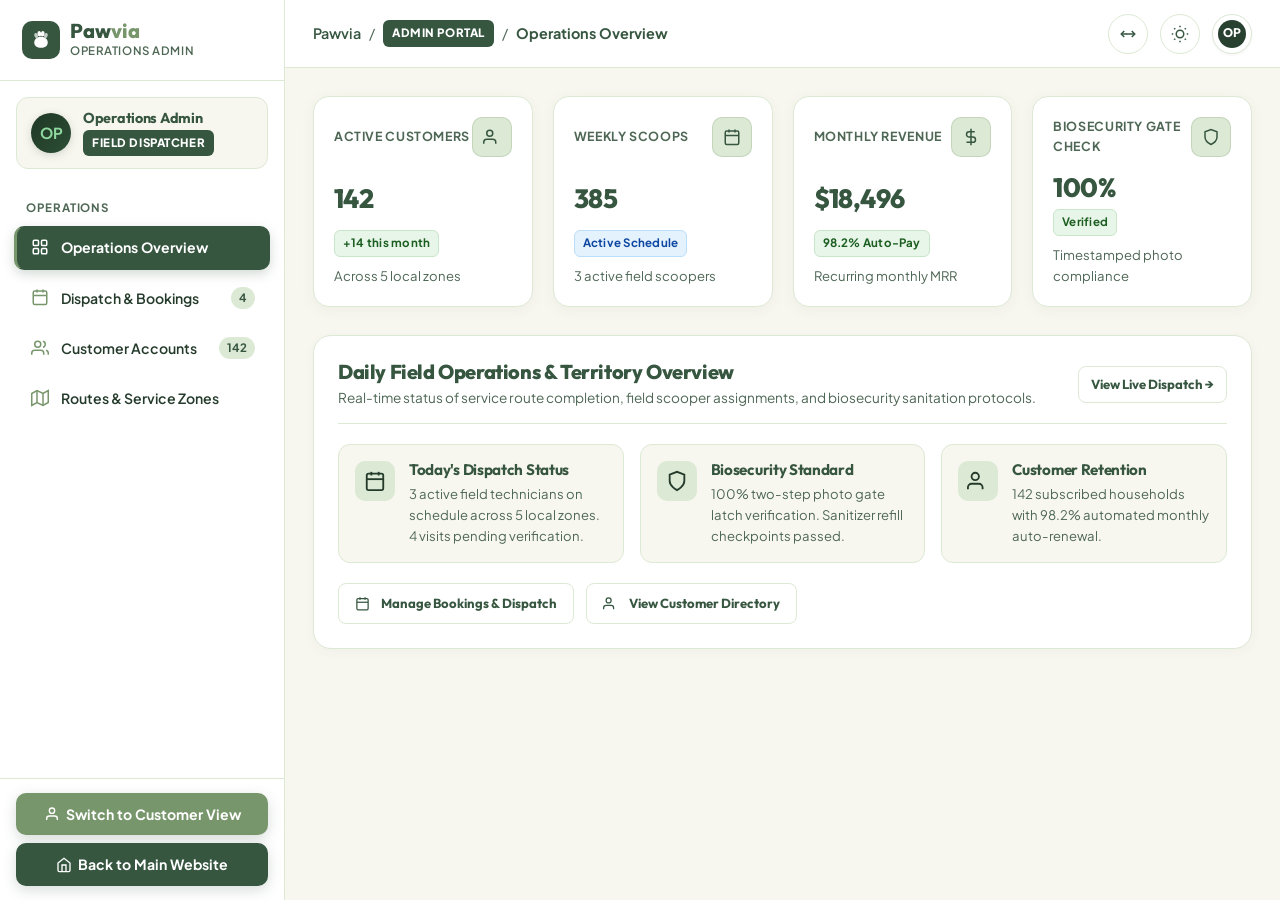
<file: admin-dashboard.html>
<!DOCTYPE html>
<html lang="en">

<head>
  <meta charset="UTF-8">
  <meta name="viewport" content="width=device-width, initial-scale=1.0">
  <title>Admin Operations Portal | Pawvia Pet Waste Removal</title>
  <meta name="description" content="Pawvia Operations & Dispatch Portal for authorized field managers to monitor routes, assign scoopers, track revenue, and manage customer yard subscriptions.">
  <link rel="stylesheet" href="css/styles.css">
  <link rel="stylesheet" href="css/dashboard.css">
  <script src="js/theme-rtl.js"></script>
  <link rel="icon" href="assets/favicon.svg" type="image/svg+xml">
</head>

<body class="dash-page-body" id="adminDashboardRoot">

  <div class="dash-layout">

    <!-- ADMIN SIDEBAR -->
    <aside class="dash-sidebar" id="adminSidebar" aria-label="Admin Operations Navigation">
      <div class="dash-sidebar-header">
        <a href="index.html" class="dash-brand" aria-label="Pawvia Homepage">
          <div class="dash-brand-icon">
            <svg width="24" height="24" viewBox="0 0 64 64" fill="none" xmlns="http://www.w3.org/2000/svg">
              <ellipse cx="19" cy="20" rx="4.8" ry="6.8" transform="rotate(-18 19 20)" fill="currentColor" opacity="0.7" />
              <ellipse cx="27.5" cy="15" rx="5" ry="7.2" transform="rotate(-5 27.5 15)" fill="currentColor" />
              <ellipse cx="36.5" cy="15" rx="5" ry="7.2" transform="rotate(5 36.5 15)" fill="currentColor" />
              <ellipse cx="45" cy="20" rx="4.8" ry="6.8" transform="rotate(18 45 20)" fill="currentColor" opacity="0.7" />
              <path d="M32 23.5 C21 23.5 14 30.5 14 39 C14 47 21.5 52.5 32 52.5 C42.5 52.5 50 47 50 39 C50 30.5 43 23.5 32 23.5 Z" fill="currentColor" />
            </svg>
          </div>
          <div class="dash-brand-text">
            <span class="dash-brand-name">Paw<span>via</span></span>
            <span class="dash-brand-tagline">Operations Admin</span>
          </div>
        </a>
      </div>

      <!-- Admin Profile Mini Card -->
      <div class="dash-user-card">
        <div class="dash-user-avatar" style="background: linear-gradient(135deg, #1E3725 0%, #2D4E35 100%); color: #8FD89F;">OP</div>
        <div class="dash-user-meta">
          <h4>Operations Admin</h4>
          <p><span class="admin-badge">Field Dispatcher</span></p>
        </div>
      </div>

      <!-- Sidebar Navigation Menu -->
      <nav class="dash-nav" aria-label="Admin Sections">
        <span class="dash-nav-section-title">Operations</span>

        <a href="#admin-overview" class="dash-nav-link admin-nav-link active" data-admin-tab="admin-overview">
          <svg width="18" height="18" viewBox="0 0 24 24" fill="none" stroke="currentColor" stroke-width="2"><rect x="3" y="3" width="7" height="7" rx="1.5"/><rect x="14" y="3" width="7" height="7" rx="1.5"/><rect x="14" y="14" width="7" height="7" rx="1.5"/><rect x="3" y="14" width="7" height="7" rx="1.5"/></svg>
          <span>Operations Overview</span>
        </a>

        <a href="#admin-dispatch" class="dash-nav-link admin-nav-link" data-admin-tab="admin-dispatch">
          <svg width="18" height="18" viewBox="0 0 24 24" fill="none" stroke="currentColor" stroke-width="2"><rect x="3" y="4" width="18" height="18" rx="2" ry="2"/><line x1="16" y1="2" x2="16" y2="6"/><line x1="8" y1="2" x2="8" y2="6"/><line x1="3" y1="10" x2="21" y2="10"/></svg>
          <span>Dispatch &amp; Bookings</span>
          <span class="dash-nav-badge">4</span>
        </a>

        <a href="#admin-customers" class="dash-nav-link admin-nav-link" data-admin-tab="admin-customers">
          <svg width="18" height="18" viewBox="0 0 24 24" fill="none" stroke="currentColor" stroke-width="2"><path d="M17 21v-2a4 4 0 0 0-4-4H5a4 4 0 0 0-4 4v2"/><circle cx="9" cy="7" r="4"/><path d="M23 21v-2a4 4 0 0 0-3-3.87"/><path d="M16 3.13a4 4 0 0 1 0 7.75"/></svg>
          <span>Customer Accounts</span>
          <span class="dash-nav-badge">142</span>
        </a>

        <a href="#admin-routes" class="dash-nav-link admin-nav-link" data-admin-tab="admin-routes">
          <svg width="18" height="18" viewBox="0 0 24 24" fill="none" stroke="currentColor" stroke-width="2"><polygon points="1 6 1 22 8 18 16 22 23 18 23 2 16 6 8 2 1 6"/><line x1="8" y1="2" x2="8" y2="18"/><line x1="16" y1="6" x2="16" y2="22"/></svg>
          <span>Routes &amp; Service Zones</span>
        </a>
      </nav>

      <!-- Sidebar Footer -->
      <div class="dash-sidebar-footer">
        <a href="dashboard.html" class="dash-sidebar-cta" style="background: var(--color-leaf-green);">
          <svg width="16" height="16" viewBox="0 0 24 24" fill="none" stroke="currentColor" stroke-width="2"><path d="M20 21v-2a4 4 0 0 0-4-4H8a4 4 0 0 0-4 4v2"/><circle cx="12" cy="7" r="4"/></svg>
          <span>Switch to Customer View</span>
        </a>
        <a href="index.html" class="dash-sidebar-cta" style="background: var(--color-forest-green);">
          <svg width="16" height="16" viewBox="0 0 24 24" fill="none" stroke="currentColor" stroke-width="2"><path d="M3 9l9-7 9 7v11a2 2 0 0 1-2 2H5a2 2 0 0 1-2-2z"/><polyline points="9 22 9 12 15 12 15 22"/></svg>
          <span>Back to Main Website</span>
        </a>
      </div>
    </aside>

    <!-- Mobile Sidebar Backdrop Overlay -->
    <div class="dash-sidebar-overlay" id="adminSidebarOverlay" aria-hidden="true"></div>

    <!-- MAIN WRAPPER -->
    <div class="dash-main-wrap">

      <!-- TOPBAR -->
      <header class="dash-topbar" role="banner">
        <div class="dash-topbar-left">
          <button type="button" class="dash-mobile-toggle" id="adminSidebarToggle" aria-label="Open Sidebar">
            <svg width="20" height="20" viewBox="0 0 24 24" fill="none" stroke="currentColor" stroke-width="2"><line x1="3" y1="12" x2="21" y2="12"/><line x1="3" y1="6" x2="21" y2="6"/><line x1="3" y1="18" x2="21" y2="18"/></svg>
          </button>
          <div class="dash-breadcrumbs">
            <a href="index.html" class="dash-crumb-home">Pawvia</a>
            <span class="dash-crumb-sep">/</span>
            <span class="admin-badge dash-crumb-badge">Admin Portal</span>
            <span class="dash-crumb-sep">/</span>
            <span class="dash-breadcrumbs-current" id="adminBreadcrumbCurrent">Operations Overview</span>
          </div>
        </div>

        <div class="dash-topbar-right">
          <!-- RTL Toggle Button -->
          <button type="button" class="dash-icon-btn" id="rtlToggleBtn" data-rtl-toggle aria-label="Toggle RTL Layout" title="Toggle RTL">
            <svg width="18" height="18" viewBox="0 0 24 24" fill="none" stroke="currentColor" stroke-width="2"><polyline points="17 8 21 12 17 16"/><line x1="21" y1="12" x2="9" y2="12"/><polyline points="7 16 3 12 7 8"/><line x1="3" y1="12" x2="10" y2="12"/></svg>
          </button>

          <!-- Theme Toggle -->
          <button type="button" class="dash-icon-btn" id="themeToggleBtn" data-theme-toggle aria-label="Toggle Theme" title="Toggle Theme">
            <svg class="icon-light" width="18" height="18" viewBox="0 0 24 24" fill="none" stroke="currentColor" stroke-width="2"><circle cx="12" cy="12" r="5"/><line x1="12" y1="1" x2="12" y2="3"/><line x1="12" y1="21" x2="12" y2="23"/><line x1="4.22" y1="4.22" x2="5.64" y2="5.64"/><line x1="18.36" y1="18.36" x2="19.78" y2="19.78"/><line x1="1" y1="12" x2="3" y2="12"/><line x1="21" y1="12" x2="23" y2="12"/><line x1="4.22" y1="19.78" x2="5.64" y2="18.36"/><line x1="18.36" y1="5.64" x2="19.78" y2="4.22"/></svg>
            <svg class="icon-dark" width="18" height="18" viewBox="0 0 24 24" fill="none" stroke="currentColor" stroke-width="2"><path d="M21 12.79A9 9 0 1 1 11.21 3 7 7 0 0 0 21 12.79z"/></svg>
          </button>

          <!-- User Account Dropdown Trigger (Profile Icon Only) -->
          <div class="user-menu-wrapper">
            <button type="button" class="btn-user-account" id="userMenuBtn" aria-label="User Account Menu" aria-expanded="false" title="Account Menu">
              <div class="user-avatar-placeholder" style="background: #27402F; color: #8FD89F;">OP</div>
            </button>

            <!-- Dropdown Menu -->
            <div class="user-dropdown" id="userDropdown" role="menu" aria-label="Account Navigation">
              <div class="dropdown-header-status">
                <div class="dropdown-user-name">Operations Admin</div>
                <div class="dropdown-user-sub"><span class="status-dot"></span> Operations Portal</div>
              </div>
              <a href="login.html" class="dropdown-item" id="menuItemLogin" role="menuitem">
                <svg width="16" height="16" viewBox="0 0 24 24" fill="none" stroke="currentColor" stroke-width="2">
                  <path d="M15 3h4a2 2 0 0 1 2 2v14a2 2 0 0 1-2 2h-4" />
                  <polyline points="10 17 15 12 10 7" />
                  <line x1="15" y1="12" x2="3" y2="12" />
                </svg>
                <span>Login</span>
              </a>
              <a href="signup.html" class="dropdown-item" id="menuItemSignup" role="menuitem">
                <svg width="16" height="16" viewBox="0 0 24 24" fill="none" stroke="currentColor" stroke-width="2">
                  <path d="M16 21v-2a4 4 0 0 0-4-4H5a4 4 0 0 0-4 4v2" />
                  <circle cx="8.5" cy="7" r="4" />
                  <line x1="20" y1="8" x2="20" y2="14" />
                  <line x1="23" y1="11" x2="17" y2="11" />
                </svg>
                <span>Sign Up</span>
              </a>
              <div class="dropdown-divider"></div>
              <a href="index.html" class="dropdown-item dropdown-item-danger" role="menuitem">
                <svg width="16" height="16" viewBox="0 0 24 24" fill="none" stroke="currentColor" stroke-width="2">
                  <path d="M9 21H5a2 2 0 0 1-2-2V5a2 2 0 0 1 2-2h4" />
                  <polyline points="16 17 21 12 16 7" />
                  <line x1="21" y1="12" x2="9" y2="12" />
                </svg>
                <span>Sign Out</span>
              </a>
            </div>
          </div>
        </div>
      </header>

      <!-- CONTENT BODY -->
      <main class="dash-content" role="main">

        <!-- TAB 1: OPERATIONS OVERVIEW -->
        <section class="admin-tab-section" id="tab-admin-overview">
          <!-- ADMIN STATS OVERVIEW CARDS -->
          <div class="dash-stats-grid">
            <div class="dash-stat-card">
              <div class="dash-stat-header">
                <span class="dash-stat-title">Active Customers</span>
                <div class="dash-stat-icon-wrap">
                  <svg width="18" height="18" viewBox="0 0 24 24" fill="none" stroke="currentColor" stroke-width="2"><path d="M17 21v-2a4 4 0 0 0-4-4H5a4 4 0 0 0-4 4v2"/><circle cx="9" cy="7" r="4"/></svg>
                </div>
              </div>
              <div class="dash-stat-value" id="adminKpiCustomers">142</div>
              <div class="dash-stat-meta">
                <span class="dash-stat-pill dash-pill-green">+14 this month</span>
                <span>Across 5 local zones</span>
              </div>
            </div>

            <div class="dash-stat-card">
              <div class="dash-stat-header">
                <span class="dash-stat-title">Weekly Scoops</span>
                <div class="dash-stat-icon-wrap">
                  <svg width="18" height="18" viewBox="0 0 24 24" fill="none" stroke="currentColor" stroke-width="2"><rect x="3" y="4" width="18" height="18" rx="2" ry="2"/><line x1="16" y1="2" x2="16" y2="6"/><line x1="8" y1="2" x2="8" y2="6"/><line x1="3" y1="10" x2="21" y2="10"/></svg>
                </div>
              </div>
              <div class="dash-stat-value" id="adminKpiVisits">385</div>
              <div class="dash-stat-meta">
                <span class="dash-stat-pill dash-pill-blue">Active Schedule</span>
                <span>3 active field scoopers</span>
              </div>
            </div>

            <div class="dash-stat-card">
              <div class="dash-stat-header">
                <span class="dash-stat-title">Monthly Revenue</span>
                <div class="dash-stat-icon-wrap">
                  <svg width="18" height="18" viewBox="0 0 24 24" fill="none" stroke="currentColor" stroke-width="2"><line x1="12" y1="1" x2="12" y2="23"/><path d="M17 5H9.5a3.5 3.5 0 0 0 0 7h5a3.5 3.5 0 0 1 0 7H6"/></svg>
                </div>
              </div>
              <div class="dash-stat-value" id="adminKpiMrr">$18,496</div>
              <div class="dash-stat-meta">
                <span class="dash-stat-pill dash-pill-green">98.2% Auto-Pay</span>
                <span>Recurring monthly MRR</span>
              </div>
            </div>

            <div class="dash-stat-card">
              <div class="dash-stat-header">
                <span class="dash-stat-title">Biosecurity Gate Check</span>
                <div class="dash-stat-icon-wrap">
                  <svg width="18" height="18" viewBox="0 0 24 24" fill="none" stroke="currentColor" stroke-width="2"><path d="M12 22s8-4 8-10V5l-8-3-8 3v7c0 6 8 10 8 10z"/></svg>
                </div>
              </div>
              <div class="dash-stat-value" id="adminKpiBiosecurity">100%</div>
              <div class="dash-stat-meta">
                <span class="dash-stat-pill dash-pill-green">Verified</span>
                <span>Timestamped photo compliance</span>
              </div>
            </div>
          </div>

          <!-- OPERATIONS OVERVIEW SUMMARY CARD -->
          <div class="dash-card">
            <div class="dash-card-header">
              <div class="dash-card-header-left">
                <h3 class="dash-card-title">Daily Field Operations &amp; Territory Overview</h3>
                <p class="dash-card-subtitle">Real-time status of service route completion, field scooper assignments, and biosecurity sanitation protocols.</p>
              </div>
              <div class="dash-card-header-right">
                <button type="button" class="btn-dash-sm" onclick="switchAdminTab('admin-dispatch')">View Live Dispatch →</button>
              </div>
            </div>

            <div class="admin-overview-summary-grid">
              <div class="admin-summary-box">
                <div class="summary-box-icon">
                  <svg width="22" height="22" viewBox="0 0 24 24" fill="none" stroke="currentColor" stroke-width="2"><rect x="3" y="4" width="18" height="18" rx="2" ry="2"/><line x1="16" y1="2" x2="16" y2="6"/><line x1="8" y1="2" x2="8" y2="6"/><line x1="3" y1="10" x2="21" y2="10"/></svg>
                </div>
                <div>
                  <h4 style="margin: 0 0 4px; font-size: 0.95rem; font-weight: 700;">Today's Dispatch Status</h4>
                  <p style="margin: 0; font-size: 0.82rem; color: var(--color-forest-muted);">3 active field technicians on schedule across 5 local zones. 4 visits pending verification.</p>
                </div>
              </div>

              <div class="admin-summary-box">
                <div class="summary-box-icon">
                  <svg width="22" height="22" viewBox="0 0 24 24" fill="none" stroke="currentColor" stroke-width="2"><path d="M12 22s8-4 8-10V5l-8-3-8 3v7c0 6 8 10 8 10z"/></svg>
                </div>
                <div>
                  <h4 style="margin: 0 0 4px; font-size: 0.95rem; font-weight: 700;">Biosecurity Standard</h4>
                  <p style="margin: 0; font-size: 0.82rem; color: var(--color-forest-muted);">100% two-step photo gate latch verification. Sanitizer refill checkpoints passed.</p>
                </div>
              </div>

              <div class="admin-summary-box">
                <div class="summary-box-icon">
                  <svg width="22" height="22" viewBox="0 0 24 24" fill="none" stroke="currentColor" stroke-width="2"><path d="M17 21v-2a4 4 0 0 0-4-4H5a4 4 0 0 0-4 4v2"/><circle cx="9" cy="7" r="4"/></svg>
                </div>
                <div>
                  <h4 style="margin: 0 0 4px; font-size: 0.95rem; font-weight: 700;">Customer Retention</h4>
                  <p style="margin: 0; font-size: 0.82rem; color: var(--color-forest-muted);">142 subscribed households with 98.2% automated monthly auto-renewal.</p>
                </div>
              </div>
            </div>

            <div style="margin-top: 20px; display: flex; gap: 12px; flex-wrap: wrap;">
              <button type="button" class="btn-dash-sm" style="padding: 9px 16px; font-weight: 700;" onclick="switchAdminTab('admin-dispatch')">
                <svg width="15" height="15" viewBox="0 0 24 24" fill="none" stroke="currentColor" stroke-width="2" style="margin-right: 6px;"><rect x="3" y="4" width="18" height="18" rx="2" ry="2"/><line x1="16" y1="2" x2="16" y2="6"/><line x1="8" y1="2" x2="8" y2="6"/><line x1="3" y1="10" x2="21" y2="10"/></svg>
                Manage Bookings &amp; Dispatch
              </button>
              <button type="button" class="btn-dash-sm" style="padding: 9px 16px; font-weight: 700;" onclick="switchAdminTab('admin-customers')">
                <svg width="15" height="15" viewBox="0 0 24 24" fill="none" stroke="currentColor" stroke-width="2" style="margin-right: 6px;"><path d="M17 21v-2a4 4 0 0 0-4-4H5a4 4 0 0 0-4 4v2"/><circle cx="9" cy="7" r="4"/></svg>
                View Customer Directory
              </button>
            </div>
          </div>
        </section>

        <!-- TAB 2: DISPATCH & BOOKINGS MANAGEMENT -->
        <section class="admin-tab-section" id="tab-admin-dispatch" style="display: none;">
          <div class="dash-card">
            <div class="dash-card-header">
              <div class="dash-card-header-left">
                <h3 class="dash-card-title">Live Dispatch Board &amp; Field Routing</h3>
                <p class="dash-card-subtitle">Real-time cleanup status, gate lock verification, and scooper assignments.</p>
              </div>
            </div>

            <div class="dash-table-wrapper">
              <table class="dash-table" aria-label="Dispatch Board">
                <thead>
                  <tr>
                    <th>Visit ID</th>
                    <th>Customer &amp; Address</th>
                    <th>Date &amp; Window</th>
                    <th>Assigned Scooper</th>
                    <th>Status</th>
                    <th>Operations</th>
                  </tr>
                </thead>
                <tbody id="adminBookingsTableBody">
                  <!-- Populated dynamically by js/dashboard.js -->
                </tbody>
              </table>
            </div>
          </div>
        </section>

        <!-- TAB: CUSTOMERS DIRECTORY -->
        <section class="admin-tab-section" id="tab-admin-customers" style="display: none;">
          <div class="dash-card">
            <div class="dash-card-header">
              <div class="dash-card-header-left">
                <h3 class="dash-card-title">Customer Accounts Directory</h3>
                <p class="dash-card-subtitle">View subscribed households, registered dogs, and yard service statuses.</p>
              </div>
            </div>

            <div class="dash-table-wrapper">
              <table class="dash-table" aria-label="Customer Directory">
                <thead>
                  <tr>
                    <th>Customer ID</th>
                    <th>Name &amp; Email</th>
                    <th>Phone</th>
                    <th>Plan Tier</th>
                    <th>Dogs</th>
                    <th>Status</th>
                    <th>Action</th>
                  </tr>
                </thead>
                <tbody id="adminCustomersTableBody">
                  <!-- Populated dynamically -->
                </tbody>
              </table>
            </div>
          </div>
        </section>

        <!-- TAB: ROUTES & SERVICE AREAS -->
        <section class="admin-tab-section" id="tab-admin-routes" style="display: none;">
          <div class="dash-card">
            <div class="dash-card-header">
              <div class="dash-card-header-left">
                <h3 class="dash-card-title">Local Service Zones &amp; Scooper Capacity</h3>
                <p class="dash-card-subtitle">Cluster route optimization to reduce driving transit and maintain 100% on-time visits.</p>
              </div>
            </div>

            <div class="dash-table-wrapper">
              <table class="dash-table" aria-label="Service Routes">
                <thead>
                  <tr>
                    <th>Zone Code</th>
                    <th>Service Area Zone</th>
                    <th>Lead Scooper</th>
                    <th>Scheduled Yards</th>
                    <th>Capacity Utilization</th>
                    <th>Status</th>
                  </tr>
                </thead>
                <tbody id="adminRoutesTableBody">
                  <!-- Populated dynamically -->
                </tbody>
              </table>
            </div>
          </div>
        </section>

      </main>
    </div>
  </div>

  <!-- Toast Notification Container -->
  <div class="dash-toast-container" id="dashToastContainer"></div>

  <script src="js/dashboard.js"></script>
</body>
</html>
</file>
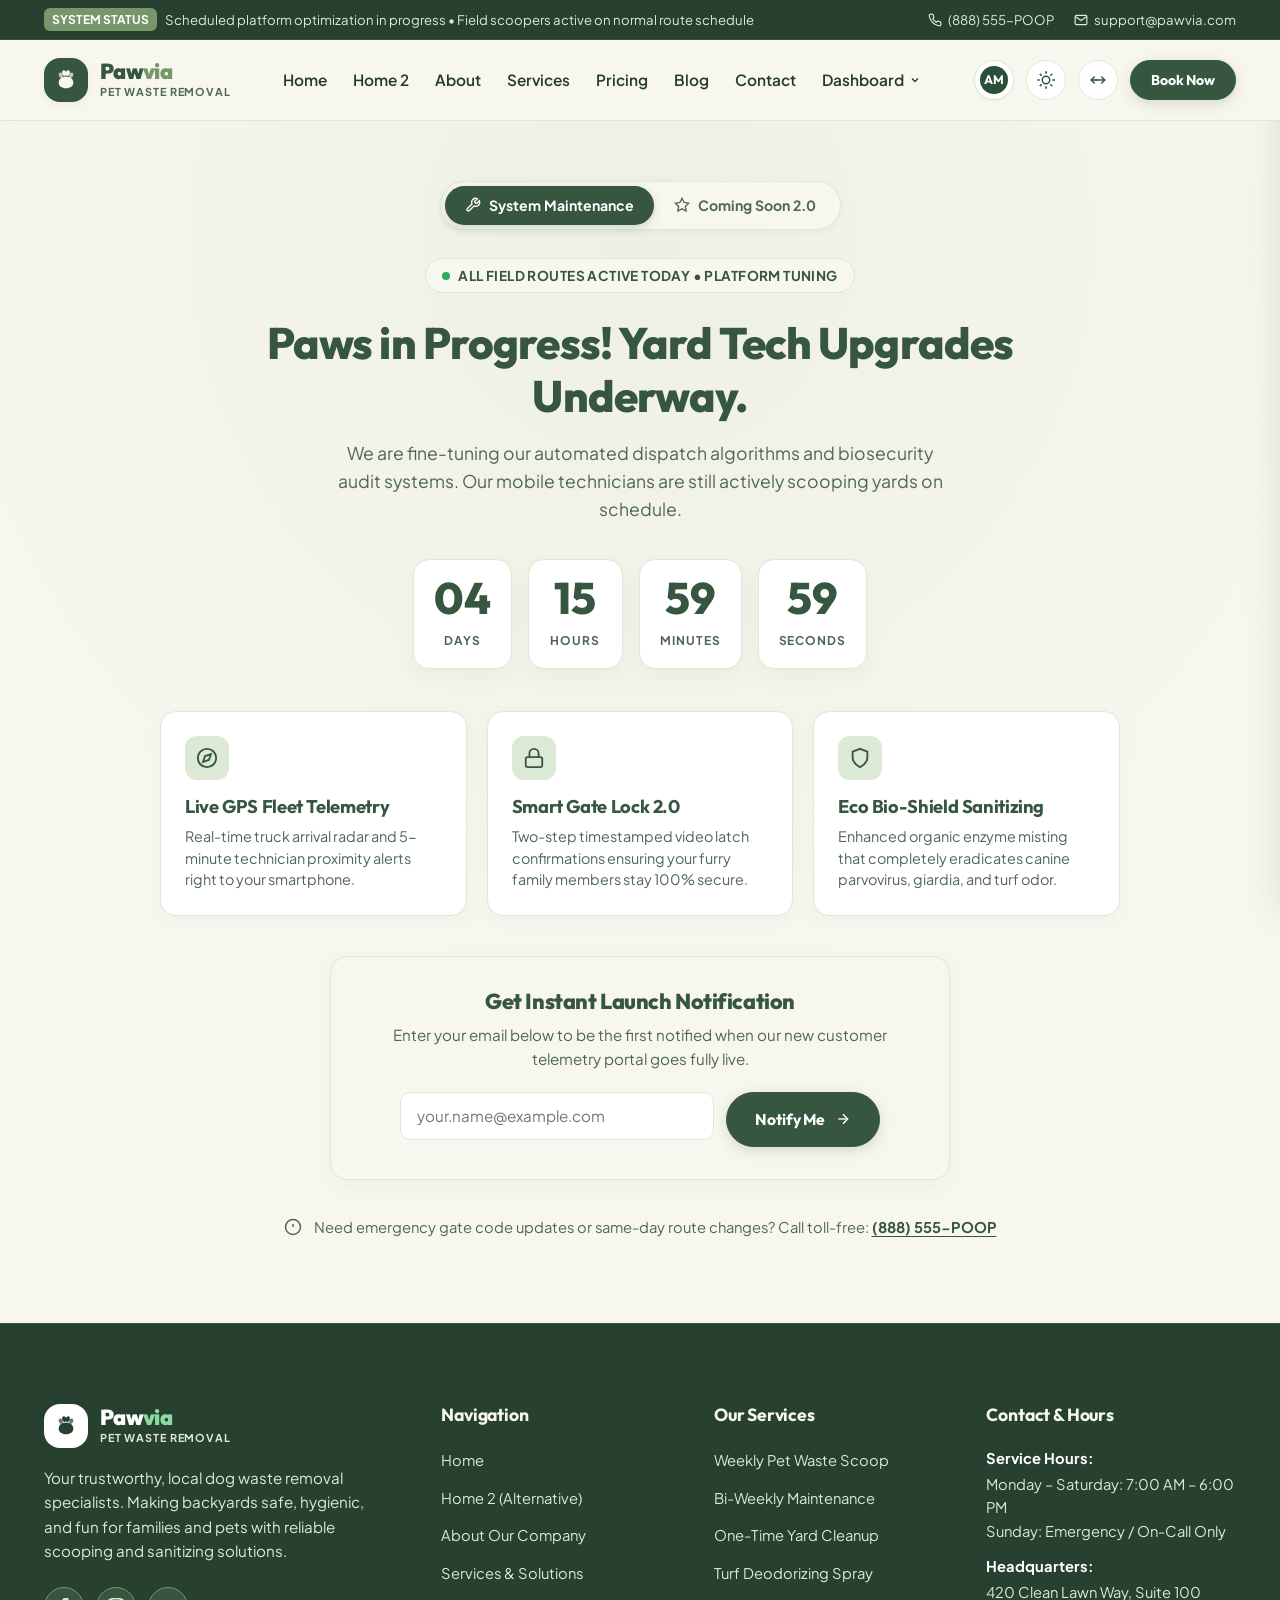
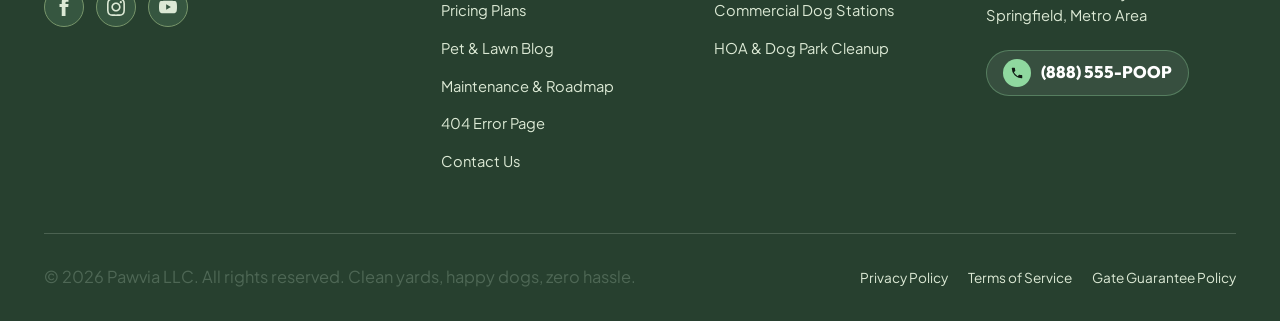
<file: coming-soon.html>
<!DOCTYPE html>
<html lang="en">

<head>
  <meta charset="UTF-8">
  <meta name="viewport" content="width=device-width, initial-scale=1.0">
  <title>Coming Soon & System Maintenance | Pawvia Pet Waste Removal</title>
  <meta name="description"
    content="Pawvia route systems and dispatch engine are undergoing scheduled performance upgrades. Our mobile field technicians remain on active yard service schedules.">
  <link rel="stylesheet" href="css/styles.css">
  <link rel="stylesheet" href="css/dashboard.css">
  <link rel="stylesheet" href="css/special-pages.css">
  <script src="js/theme-rtl.js"></script>
  <link rel="icon" href="assets/favicon.svg" type="image/svg+xml">
  <link rel="alternate icon" href="assets/favicon.ico">
  <link rel="apple-touch-icon" href="assets/favicon.svg">
</head>

<body>

  <!-- Top Announcement Bar -->
  <div class="topbar">
    <div class="container topbar-inner">
      <div class="topbar-announcement">
        <span class="topbar-badge">SYSTEM STATUS</span>
        <span>Scheduled platform optimization in progress • Field scoopers active on normal route schedule</span>
      </div>
      <div class="topbar-contact">
        <a href="tel:8885557667">
          <svg width="14" height="14" viewBox="0 0 24 24" fill="none" stroke="currentColor" stroke-width="2">
            <path
              d="M22 16.92v3a2 2 0 0 1-2.18 2 19.79 19.79 0 0 1-8.63-3.07 19.5 19.5 0 0 1-6-6 19.79 19.79 0 0 1-3.07-8.67A2 2 0 0 1 4.11 2h3a2 2 0 0 1 2 1.72 12.84 12.84 0 0 0 .7 2.81 2 2 0 0 1-.45 2.11L8.09 9.91a16 16 0 0 0 6 6l1.27-1.27a2 2 0 0 1 2.11-.45 12.84 12.84 0 0 0 2.81.7A2 2 0 0 1 22 16.92z" />
          </svg>
          (888) 555-POOP
        </a>
        <a href="mailto:support@pawvia.com">
          <svg width="14" height="14" viewBox="0 0 24 24" fill="none" stroke="currentColor" stroke-width="2">
            <path d="M4 4h16c1.1 0 2 .9 2 2v12c0 1.1-.9 2-2 2H4c-1.1 0-2-.9-2-2V6c0-1.1.9-2 2-2z" />
            <polyline points="22,6 12,13 2,6" />
          </svg>
          support@pawvia.com
        </a>
      </div>
    </div>
  </div>

  <!-- Site Header -->
  <header class="site-header">
    <div class="container header-inner">
      <a href="index.html" class="logo" aria-label="Pawvia Homepage">
        <div class="logo-icon">
          <svg width="26" height="26" viewBox="0 0 64 64" fill="none" xmlns="http://www.w3.org/2000/svg">
            <ellipse cx="19" cy="20" rx="4.8" ry="6.8" transform="rotate(-18 19 20)" fill="currentColor"
              opacity="0.7" />
            <ellipse cx="27.5" cy="15" rx="5" ry="7.2" transform="rotate(-5 27.5 15)" fill="currentColor" />
            <ellipse cx="36.5" cy="15" rx="5" ry="7.2" transform="rotate(5 36.5 15)" fill="currentColor" />
            <ellipse cx="45" cy="20" rx="4.8" ry="6.8" transform="rotate(18 45 20)" fill="currentColor" opacity="0.7" />
            <path
              d="M32 23.5 C21 23.5 14 30.5 14 39 C14 47 21.5 52.5 32 52.5 C42.5 52.5 50 47 50 39 C50 30.5 43 23.5 32 23.5 Z"
              fill="currentColor" />
          </svg>
        </div>
        <div class="logo-text-group">
          <span class="logo-title">Paw<span>via</span></span>
          <span class="logo-tagline">Pet Waste Removal</span>
        </div>
      </a>

      <nav class="nav-menu" aria-label="Primary Navigation">
        <a href="index.html" class="nav-link">Home</a>
        <a href="home-2.html" class="nav-link">Home 2</a>
        <a href="about.html" class="nav-link">About</a>
        <a href="services.html" class="nav-link">Services</a>
        <a href="pricing.html" class="nav-link">Pricing</a>
        <a href="blog.html" class="nav-link">Blog</a>
        <a href="contact.html" class="nav-link">Contact</a>
        <div class="nav-item-dropdown">
          <button type="button" class="nav-link nav-dropdown-btn" id="navDashDropdownBtn" aria-expanded="false" aria-haspopup="true">
            <span>Dashboard</span>
            <svg class="nav-dropdown-chevron" width="12" height="12" viewBox="0 0 24 24" fill="none" stroke="currentColor" stroke-width="2.5" aria-hidden="true">
              <polyline points="6 9 12 15 18 9"></polyline>
            </svg>
          </button>
          <div class="nav-dropdown-menu" id="navDashDropdownMenu" role="menu" aria-label="Dashboard Options">
            <a href="admin-dashboard.html" class="nav-dropdown-item" role="menuitem">
              <div class="nav-dropdown-icon">
                <svg width="16" height="16" viewBox="0 0 24 24" fill="none" stroke="currentColor" stroke-width="2" aria-hidden="true">
                  <path d="M12 2l3.09 6.26L22 9.27l-5 4.87 1.18 6.88L12 17.77l-6.18 3.25L7 14.14 2 9.27l6.91-1.01L12 2z" />
                </svg>
              </div>
              <div class="nav-dropdown-text">
                <span class="nav-dropdown-title">Admin Dashboard</span>
                <span class="nav-dropdown-desc">Management & Ops</span>
              </div>
            </a>
            <a href="dashboard.html" class="nav-dropdown-item" role="menuitem">
              <div class="nav-dropdown-icon">
                <svg width="16" height="16" viewBox="0 0 24 24" fill="none" stroke="currentColor" stroke-width="2" aria-hidden="true">
                  <rect x="3" y="3" width="7" height="7" rx="1.5" />
                  <rect x="14" y="3" width="7" height="7" rx="1.5" />
                  <rect x="14" y="14" width="7" height="7" rx="1.5" />
                  <rect x="3" y="14" width="7" height="7" rx="1.5" />
                </svg>
              </div>
              <div class="nav-dropdown-text">
                <span class="nav-dropdown-title">User Dashboard</span>
                <span class="nav-dropdown-desc">Customer Portal</span>
              </div>
            </a>
          </div>
        </div>
      </nav>

      <div class="header-actions">
        <!-- User Account Menu (Profile Icon Only) -->
        <div class="user-menu-wrapper">
          <button type="button" class="btn-user-account header-icon-btn" id="userMenuBtn" aria-label="User Account Menu"
            aria-expanded="false" title="Account Menu">
            <div class="user-avatar-placeholder">
              <svg width="18" height="18" viewBox="0 0 24 24" fill="none" stroke="currentColor" stroke-width="2">
                <path d="M20 21v-2a4 4 0 0 0-4-4H8a4 4 0 0 0-4 4v2" />
                <circle cx="12" cy="7" r="4" />
              </svg>
            </div>
          </button>

          <div class="user-dropdown" id="userDropdown" role="menu" aria-label="Account Navigation">
            <div class="dropdown-header-status">
              <div class="dropdown-user-name" id="dropdownUserName">Alex Morgan</div>
              <div class="dropdown-user-sub" id="dropdownUserStatus"><span class="status-dot"></span> Active Customer
              </div>
            </div>
            <a href="login.html" class="dropdown-item" id="menuItemLogin" role="menuitem">
              <svg width="16" height="16" viewBox="0 0 24 24" fill="none" stroke="currentColor" stroke-width="2">
                <path d="M15 3h4a2 2 0 0 1 2 2v14a2 2 0 0 1-2 2h-4" />
                <polyline points="10 17 15 12 10 7" />
                <line x1="15" y1="12" x2="3" y2="12" />
              </svg>
              <span>Login</span>
            </a>
            <a href="signup.html" class="dropdown-item" id="menuItemSignup" role="menuitem">
              <svg width="16" height="16" viewBox="0 0 24 24" fill="none" stroke="currentColor" stroke-width="2">
                <path d="M16 21v-2a4 4 0 0 0-4-4H5a4 4 0 0 0-4 4v2" />
                <circle cx="8.5" cy="7" r="4" />
                <line x1="20" y1="8" x2="20" y2="14" />
                <line x1="23" y1="11" x2="17" y2="11" />
              </svg>
              <span>Sign Up</span>
            </a>
            <div class="dropdown-divider"></div>
            <a href="#" class="dropdown-item dropdown-item-danger" id="menuItemLogout" data-auth-action="logout"
              role="menuitem">
              <svg width="16" height="16" viewBox="0 0 24 24" fill="none" stroke="currentColor" stroke-width="2">
                <path d="M9 21H5a2 2 0 0 1-2-2V5a2 2 0 0 1 2-2h4" />
                <polyline points="16 17 21 12 16 7" />
                <line x1="21" y1="12" x2="9" y2="12" />
              </svg>
              <span>Sign Out</span>
            </a>
          </div>
        </div>

        <!-- Theme Toggle Button -->
        <button type="button" class="header-icon-btn" id="themeToggleBtn" data-theme-toggle
          aria-label="Switch to Dark Mode" aria-pressed="false" title="Toggle Dark/Light Theme">
          <svg class="icon-light" viewBox="0 0 24 24" fill="none" stroke="currentColor" stroke-width="2"
            stroke-linecap="round" stroke-linejoin="round" aria-hidden="true">
            <circle cx="12" cy="12" r="5" />
            <line x1="12" y1="1" x2="12" y2="3" />
            <line x1="12" y1="21" x2="12" y2="23" />
            <line x1="4.22" y1="4.22" x2="5.64" y2="5.64" />
            <line x1="18.36" y1="18.36" x2="19.78" y2="19.78" />
            <line x1="1" y1="12" x2="3" y2="12" />
            <line x1="21" y1="12" x2="23" y2="12" />
            <line x1="4.22" y1="19.78" x2="5.64" y2="18.36" />
            <line x1="18.36" y1="5.64" x2="19.78" y2="4.22" />
          </svg>
          <svg class="icon-dark" viewBox="0 0 24 24" fill="none" stroke="currentColor" stroke-width="2"
            stroke-linecap="round" stroke-linejoin="round" aria-hidden="true">
            <path d="M21 12.79A9 9 0 1 1 11.21 3 7 7 0 0 0 21 12.79z" />
          </svg>
        </button>

        <!-- RTL Toggle Button -->
        <button type="button" class="header-icon-btn" id="rtlToggleBtn" data-rtl-toggle
          aria-label="Switch to Right-to-Left Layout" aria-pressed="false" title="Toggle RTL/LTR Layout">
          <svg viewBox="0 0 24 24" fill="none" stroke="currentColor" stroke-width="2" stroke-linecap="round"
            stroke-linejoin="round" aria-hidden="true">
            <polyline points="17 8 21 12 17 16" />
            <line x1="21" y1="12" x2="9" y2="12" />
            <polyline points="7 16 3 12 7 8" />
            <line x1="3" y1="12" x2="10" y2="12" />
          </svg>
        </button>

        <!-- CTA Button in Last Position -->
        <button type="button" class="btn btn-primary btn-book-now" data-trigger-booking>Book Now</button>

        <button type="button" class="mobile-nav-toggle" id="mobileNavToggle" aria-label="Toggle Navigation Menu">
          <span></span>
          <span></span>
          <span></span>
        </button>
      </div>
    </div>
  </header>

  <!-- Mobile Drawer Menu -->
  <div class="mobile-nav-drawer" id="mobileNavDrawer">
    <div class="mobile-user-card" id="mobileUserCard">
      <div class="mobile-user-header">
        <div class="mobile-user-avatar" id="mobileUserAvatar">
          <svg width="20" height="20" viewBox="0 0 24 24" fill="none" stroke="currentColor" stroke-width="2.2">
            <path d="M20 21v-2a4 4 0 0 0-4-4H8a4 4 0 0 0-4 4v2" />
            <circle cx="12" cy="7" r="4" />
          </svg>
        </div>
        <div class="mobile-user-info">
          <div class="mobile-user-name" id="mobileUserName">Alex Morgan</div>
          <div class="mobile-user-sub" id="mobileUserStatus">
            <span class="status-dot"></span> Active Customer
          </div>
        </div>
      </div>

      <div class="mobile-auth-row" id="mobileAuthRow">
        <a href="login.html" class="btn btn-outline mobile-auth-btn" id="mobileLoginBtn">Login</a>
        <a href="signup.html" class="btn btn-primary mobile-auth-btn" id="mobileSignupBtn">Sign Up</a>
        <button type="button" class="btn btn-outline mobile-auth-btn" id="mobileLogoutBtn" data-auth-action="logout"
          style="display: none;">Sign Out</button>
      </div>
    </div>

    <nav class="mobile-nav-links">
      <a href="index.html" class="mobile-nav-link">Home</a>
      <a href="home-2.html" class="mobile-nav-link">Home 2</a>
      <a href="about.html" class="mobile-nav-link">About</a>
      <a href="services.html" class="mobile-nav-link">Services</a>
      <a href="pricing.html" class="mobile-nav-link">Pricing</a>
      <a href="blog.html" class="mobile-nav-link">Blog</a>
      <a href="contact.html" class="mobile-nav-link">Contact</a>
      <div class="mobile-nav-dropdown">
        <button type="button" class="mobile-nav-dropdown-btn" aria-expanded="false">
          <span>Dashboard</span>
          <svg class="mobile-dropdown-chevron" width="14" height="14" viewBox="0 0 24 24" fill="none" stroke="currentColor" stroke-width="2.5">
            <polyline points="6 9 12 15 18 9"></polyline>
          </svg>
        </button>
        <div class="mobile-nav-dropdown-menu">
          <a href="admin-dashboard.html" class="mobile-dropdown-item">
            <div class="nav-dropdown-icon">
              <svg width="15" height="15" viewBox="0 0 24 24" fill="none" stroke="currentColor" stroke-width="2">
                <path d="M12 2l3.09 6.26L22 9.27l-5 4.87 1.18 6.88L12 17.77l-6.18 3.25L7 14.14 2 9.27l6.91-1.01L12 2z" />
              </svg>
            </div>
            <div class="nav-dropdown-text">
              <span class="nav-dropdown-title">Admin Dashboard</span>
              <span class="nav-dropdown-desc">Management & Ops</span>
            </div>
          </a>
          <a href="dashboard.html" class="mobile-dropdown-item">
            <div class="nav-dropdown-icon">
              <svg width="15" height="15" viewBox="0 0 24 24" fill="none" stroke="currentColor" stroke-width="2">
                <rect x="3" y="3" width="7" height="7" rx="1.5" />
                <rect x="14" y="3" width="7" height="7" rx="1.5" />
                <rect x="14" y="14" width="7" height="7" rx="1.5" />
                <rect x="3" y="14" width="7" height="7" rx="1.5" />
              </svg>
            </div>
            <div class="nav-dropdown-text">
              <span class="nav-dropdown-title">User Dashboard</span>
              <span class="nav-dropdown-desc">Customer Portal</span>
            </div>
          </a>
        </div>
      </div>
    </nav>
  </div>

  <!-- MAIN COMING SOON / MAINTENANCE CONTENT -->
  <main class="special-page-wrapper" role="main">
    <div class="special-container">

      <!-- Interactive Mode Switcher -->
      <div class="mode-toggle-bar">
        <button type="button" class="mode-toggle-btn active" id="btnModeMaintenance">
          <svg width="16" height="16" viewBox="0 0 24 24" fill="none" stroke="currentColor" stroke-width="2">
            <path
              d="M14.7 6.3a1 1 0 0 0 0 1.4l1.6 1.6a1 1 0 0 0 1.4 0l3.77-3.77a6 6 0 0 1-7.94 7.94l-6.91 6.91a2.12 2.12 0 0 1-3-3l6.91-6.91a6 6 0 0 1 7.94-7.94l-3.76 3.76z" />
          </svg>
          <span>System Maintenance</span>
        </button>
        <button type="button" class="mode-toggle-btn" id="btnModeComingSoon">
          <svg width="16" height="16" viewBox="0 0 24 24" fill="none" stroke="currentColor" stroke-width="2">
            <polygon
              points="12 2 15.09 8.26 22 9.27 17 14.14 18.18 21.02 12 17.77 5.82 21.02 7 14.14 2 9.27 8.91 8.26 12 2" />
          </svg>
          <span>Coming Soon 2.0</span>
        </button>
      </div>

      <!-- Live Status Badge -->
      <div>
        <div class="special-badge" id="specialStatusBadge">
          <span class="pulse-dot"></span>
          <span id="statusBadgeText">ALL FIELD ROUTES ACTIVE TODAY • PLATFORM TUNING</span>
        </div>
      </div>

      <!-- Main Headline & Description -->
      <h1 class="special-title" id="pageHeadline">Paws in Progress! Yard Tech Upgrades Underway.</h1>
      <p class="special-subtitle" id="pageSubtitle">
        We are fine-tuning our automated dispatch algorithms and biosecurity audit systems. Our mobile technicians are
        still actively scooping yards on schedule.
      </p>

      <!-- Live Countdown Clock -->
      <div class="countdown-container" aria-label="Estimated Launch Countdown">
        <div class="countdown-box">
          <span class="countdown-number" id="timerDays">04</span>
          <span class="countdown-label">Days</span>
        </div>
        <div class="countdown-box">
          <span class="countdown-number" id="timerHours">16</span>
          <span class="countdown-label">Hours</span>
        </div>
        <div class="countdown-box">
          <span class="countdown-number" id="timerMinutes">38</span>
          <span class="countdown-label">Minutes</span>
        </div>
        <div class="countdown-box">
          <span class="countdown-number" id="timerSeconds">42</span>
          <span class="countdown-label">Seconds</span>
        </div>
      </div>

      <!-- Upcoming Feature Cards -->
      <div class="upcoming-features-grid">
        <div class="feature-preview-card">
          <div class="feature-preview-icon">
            <svg width="22" height="22" viewBox="0 0 24 24" fill="none" stroke="currentColor" stroke-width="2">
              <circle cx="12" cy="12" r="10" />
              <polygon points="16.24 7.76 14.12 14.12 7.76 16.24 9.88 9.88 16.24 7.76" />
            </svg>
          </div>
          <h3>Live GPS Fleet Telemetry</h3>
          <p>Real-time truck arrival radar and 5-minute technician proximity alerts right to your smartphone.</p>
        </div>

        <div class="feature-preview-card">
          <div class="feature-preview-icon">
            <svg width="22" height="22" viewBox="0 0 24 24" fill="none" stroke="currentColor" stroke-width="2">
              <rect x="3" y="11" width="18" height="11" rx="2" ry="2" />
              <path d="M7 11V7a5 5 0 0 1 10 0v4" />
            </svg>
          </div>
          <h3>Smart Gate Lock 2.0</h3>
          <p>Two-step timestamped video latch confirmations ensuring your furry family members stay 100% secure.</p>
        </div>

        <div class="feature-preview-card">
          <div class="feature-preview-icon">
            <svg width="22" height="22" viewBox="0 0 24 24" fill="none" stroke="currentColor" stroke-width="2">
              <path d="M12 22s8-4 8-10V5l-8-3-8 3v7c0 6 8 10 8 10z" />
            </svg>
          </div>
          <h3>Eco Bio-Shield Sanitizing</h3>
          <p>Enhanced organic enzyme misting that completely eradicates canine parvovirus, giardia, and turf odor.</p>
        </div>
      </div>

      <!-- Email Notification Form -->
      <div class="notify-subscribe-box">
        <h3>Get Instant Launch Notification</h3>
        <p>Enter your email below to be the first notified when our new customer telemetry portal goes fully live.</p>
        <form class="notify-form" id="notifyForm">
          <input type="email" class="notify-input" id="notifyEmailInput" placeholder="your.name@example.com" required>
          <button type="submit" class="btn btn-primary">
            <span>Notify Me</span>
            <svg width="16" height="16" viewBox="0 0 24 24" fill="none" stroke="currentColor" stroke-width="2">
              <line x1="5" y1="12" x2="19" y2="12" />
              <polyline points="12 5 19 12 12 19" />
            </svg>
          </button>
        </form>
        <div class="notify-success-msg" id="notifySuccessMsg">
          ✓ Thank you! You will receive an instant priority alert the moment systems relaunch.
        </div>
      </div>

      <!-- Urgent Dispatch Care Support -->
      <div class="urgent-support-bar">
        <svg width="18" height="18" viewBox="0 0 24 24" fill="none" stroke="currentColor" stroke-width="2">
          <circle cx="12" cy="12" r="10" />
          <line x1="12" y1="8" x2="12" y2="12" />
          <line x1="12" y1="16" x2="12.01" y2="16" />
        </svg>
        <span>Need emergency gate code updates or same-day route changes? Call toll-free: <a href="tel:8885557667">(888)
            555-POOP</a></span>
      </div>

    </div>
  </main>

  <!-- Site Footer -->
  <footer class="site-footer">
    <div class="container">
      <div class="footer-grid">
        <div class="footer-col-brand">
          <a href="index.html" class="logo">
            <div class="logo-icon">
              <svg width="26" height="26" viewBox="0 0 64 64" fill="none" xmlns="http://www.w3.org/2000/svg">
                <ellipse cx="19" cy="20" rx="4.8" ry="6.8" transform="rotate(-18 19 20)" fill="currentColor"
                  opacity="0.7" />
                <ellipse cx="27.5" cy="15" rx="5" ry="7.2" transform="rotate(-5 27.5 15)" fill="currentColor" />
                <ellipse cx="36.5" cy="15" rx="5" ry="7.2" transform="rotate(5 36.5 15)" fill="currentColor" />
                <ellipse cx="45" cy="20" rx="4.8" ry="6.8" transform="rotate(18 45 20)" fill="currentColor"
                  opacity="0.7" />
                <path
                  d="M32 23.5 C21 23.5 14 30.5 14 39 C14 47 21.5 52.5 32 52.5 C42.5 52.5 50 47 50 39 C50 30.5 43 23.5 32 23.5 Z"
                  fill="currentColor" />
              </svg>
            </div>
            <div class="logo-text-group">
              <span class="logo-title">Paw<span>via</span></span>
              <span class="logo-tagline">Pet Waste Removal</span>
            </div>
          </a>
          <p>
            Your trustworthy, local dog waste removal specialists. Making backyards safe, hygienic, and fun for families
            and pets with reliable scooping and sanitizing solutions.
          </p>
          <div class="social-links">
            <a href="#" class="social-btn" aria-label="Facebook">
              <svg width="18" height="18" fill="currentColor" viewBox="0 0 24 24">
                <path
                  d="M9 8H6v4h3v12h5V12h3.642L18 8h-4V6.333C14 5.374 14.5 5 15.6 5H18V0h-3.8C10.6 0 9 1.583 9 4.615V8z" />
              </svg>
            </a>
            <a href="#" class="social-btn" aria-label="Instagram">
              <svg width="18" height="18" fill="currentColor" viewBox="0 0 24 24">
                <path
                  d="M12 2.163c3.204 0 3.584.012 4.85.07 3.252.148 4.771 1.691 4.919 4.919.058 1.265.069 1.645.069 4.849 0 3.205-.012 3.584-.069 4.849-.149 3.225-1.664 4.771-4.919 4.919-1.266.058-1.644.07-4.85.07-3.204 0-3.584-.012-4.849-.07-3.26-.149-4.771-1.699-4.919-4.92-.058-1.265-.07-1.644-.07-4.849 0-3.204.013-3.583.07-4.849.149-3.227 1.664-4.771 4.919-4.919 1.266-.057 1.645-.069 4.849-.069zm0-2.163c-3.259 0-3.667.014-4.947.072-4.358.2-6.78 2.618-6.98 6.98-.059 1.281-.073 1.689-.073 4.948 0 3.259.014 3.668.072 4.948.2 4.358 2.618 6.78 6.98 6.98 1.281.058 1.689.072 4.948.072 3.259 0 3.668-.014 4.948-.072 4.354-.2 6.782-2.618 6.979-6.98.059-1.28.073-1.689.073-4.948 0-3.259-.014-3.667-.072-4.947-.196-4.354-2.617-6.78-6.979-6.98-1.281-.059-1.69-.073-4.949-.073zm0 5.838c-3.403 0-6.162 2.759-6.162 6.162s2.759 6.163 6.162 6.163 6.162-2.759 6.162-6.163c0-3.403-2.759-6.162-6.162-6.162zm0 10.162c-2.209 0-4-1.79-4-4 0-2.209 1.791-4 4-4s4 1.791 4 4c0 2.21-1.791 4-4 4zm6.406-11.845c-.796 0-1.441.645-1.441 1.44s.645 1.44 1.441 1.44c.795 0 1.439-.645 1.439-1.44s-.644-1.44-1.439-1.44z" />
              </svg>
            </a>
            <a href="#" class="social-btn" aria-label="YouTube">
              <svg width="18" height="18" fill="currentColor" viewBox="0 0 24 24">
                <path
                  d="M23.498 6.186a3.016 3.016 0 0 0-2.122-2.136C19.505 3.545 12 3.545 12 3.545s-7.505 0-9.377.505A3.017 3.017 0 0 0 .502 6.186C0 8.07 0 12 0 12s0 3.93.502 5.814a3.016 3.016 0 0 0 2.122 2.136c1.871.505 9.376.505 9.376.505s7.505 0 9.377-.505a3.015 3.015 0 0 0 2.122-2.136C24 15.93 24 12 24 12s0-3.93-.502-5.814zM9.545 15.568V8.432L15.818 12l-6.273 3.568z" />
              </svg>
            </a>
          </div>
        </div>

        <div class="footer-col">
          <h4>Navigation</h4>
          <ul class="footer-links-list">
            <li><a href="index.html">Home</a></li>
            <li><a href="home-2.html">Home 2 (Alternative)</a></li>
            <li><a href="about.html">About Our Company</a></li>
            <li><a href="services.html">Services &amp; Solutions</a></li>
            <li><a href="pricing.html">Pricing Plans</a></li>
            <li><a href="blog.html">Pet &amp; Lawn Blog</a></li>
            <li><a href="coming-soon.html">Maintenance &amp; Roadmap</a></li>
            <li><a href="404.html">404 Error Page</a></li>
            <li><a href="contact.html">Contact Us</a></li>
          </ul>
        </div>

        <div class="footer-col">
          <h4>Our Services</h4>
          <ul class="footer-links-list">
            <li><a href="services.html#weekly">Weekly Pet Waste Scoop</a></li>
            <li><a href="services.html#biweekly">Bi-Weekly Maintenance</a></li>
            <li><a href="services.html#onetime">One-Time Yard Cleanup</a></li>
            <li><a href="services.html#deodorizing">Turf Deodorizing Spray</a></li>
            <li><a href="services.html#commercial">Commercial Dog Stations</a></li>
            <li><a href="services.html#hoa">HOA &amp; Dog Park Cleanup</a></li>
          </ul>
        </div>

        <div class="footer-col">
          <h4>Contact &amp; Hours</h4>
          <p style="margin-bottom: 12px;">
            <strong>Service Hours:</strong><br>
            Monday – Saturday: 7:00 AM – 6:00 PM<br>
            Sunday: Emergency / On-Call Only
          </p>
          <p>
            <strong>Headquarters:</strong><br>
            420 Clean Lawn Way, Suite 100<br>
            Springfield, Metro Area
          </p>
          <p style="margin-top: 14px;">
            <a href="tel:8885557667" class="footer-phone-link" aria-label="Call Toll-Free (888) 555-POOP">
              <span class="footer-phone-icon">
                <svg width="14" height="14" viewBox="0 0 24 24" fill="currentColor">
                  <path
                    d="M6.62 10.79a15.053 15.053 0 006.59 6.59l2.2-2.2a1 1 0 011.02-.24c1.12.37 2.33.57 3.57.57a1 1 0 011 1V20a1 1 0 01-1 1A17 17 0 013 4a1 1 0 011-1h3.5a1 1 0 011 1c0 1.25.2 2.45.57 3.57a1 1 0 01-.25 1.02l-2.2 2.2z" />
                </svg>
              </span>
              <span>(888) 555-POOP</span>
            </a>
          </p>
        </div>
      </div>

      <div class="footer-bottom">
        <p>&copy; 2026 Pawvia LLC. All rights reserved. Clean yards, happy dogs, zero hassle.</p>
        <div class="footer-bottom-links">
          <a href="#">Privacy Policy</a>
          <a href="#">Terms of Service</a>
          <a href="#">Gate Guarantee Policy</a>
        </div>
      </div>
    </div>
  </footer>

  <script src="js/theme-rtl.js"></script>
  <script src="js/main.js"></script>
  <script>
    // Live Countdown Timer
    (function initCountdown() {
      // Set target countdown to 4 days, 16 hours from now
      var targetDate = new Date();
      targetDate.setDate(targetDate.getDate() + 4);
      targetDate.setHours(targetDate.getHours() + 16);

      function updateClock() {
        var now = new Date().getTime();
        var diff = targetDate.getTime() - now;

        if (diff <= 0) {
          diff = 0;
        }

        var days = Math.floor(diff / (1000 * 60 * 60 * 24));
        var hours = Math.floor((diff % (1000 * 60 * 60 * 24)) / (1000 * 60 * 60));
        var minutes = Math.floor((diff % (1000 * 60 * 60)) / (1000 * 60));
        var seconds = Math.floor((diff % (1000 * 60)) / 1000);

        var elD = document.getElementById('timerDays');
        var elH = document.getElementById('timerHours');
        var elM = document.getElementById('timerMinutes');
        var elS = document.getElementById('timerSeconds');

        if (elD) elD.textContent = String(days).padStart(2, '0');
        if (elH) elH.textContent = String(hours).padStart(2, '0');
        if (elM) elM.textContent = String(minutes).padStart(2, '0');
        if (elS) elS.textContent = String(seconds).padStart(2, '0');
      }

      updateClock();
      setInterval(updateClock, 1000);
    })();

    // Mode Switcher (Maintenance Mode vs. Coming Soon 2.0)
    (function initModeSwitcher() {
      var btnMaint = document.getElementById('btnModeMaintenance');
      var btnComing = document.getElementById('btnModeComingSoon');
      var headline = document.getElementById('pageHeadline');
      var subtitle = document.getElementById('pageSubtitle');
      var badgeText = document.getElementById('statusBadgeText');

      if (btnMaint && btnComing) {
        btnMaint.addEventListener('click', function () {
          btnMaint.classList.add('active');
          btnComing.classList.remove('active');
          if (headline) headline.textContent = "Paws in Progress! Yard Tech Upgrades Underway.";
          if (subtitle) subtitle.textContent = "We are fine-tuning our automated dispatch algorithms and biosecurity audit systems. Our mobile technicians are still actively scooping yards on schedule.";
          if (badgeText) badgeText.textContent = "ALL FIELD ROUTES ACTIVE TODAY • PLATFORM TUNING";
        });

        btnComing.addEventListener('click', function () {
          btnComing.classList.add('active');
          btnMaint.classList.remove('active');
          if (headline) headline.textContent = "Something Fresh is Sprouting! Pawvia 2.0 Coming Soon.";
          if (subtitle) subtitle.textContent = "We are preparing a major release of the next-generation yard management platform featuring live GPS tech tracking, instant gate video confirmation, and lawn health bio-audits.";
          if (badgeText) badgeText.textContent = "NEW PLATFORM LAUNCH • SNEAK PEEK & EARLY ACCESS";
        });
      }
    })();

    // Email Notification Form
    (function initNotifyForm() {
      var form = document.getElementById('notifyForm');
      var input = document.getElementById('notifyEmailInput');
      var successMsg = document.getElementById('notifySuccessMsg');

      if (form && input && successMsg) {
        form.addEventListener('submit', function (e) {
          e.preventDefault();
          var email = input.value.trim();
          if (email) {
            try {
              localStorage.setItem('pawvia_notify_email', email);
            } catch (err) { }
            form.style.display = 'none';
            successMsg.style.display = 'block';
          }
        });
      }
    })();
  </script>
</body>

</html>
</file>
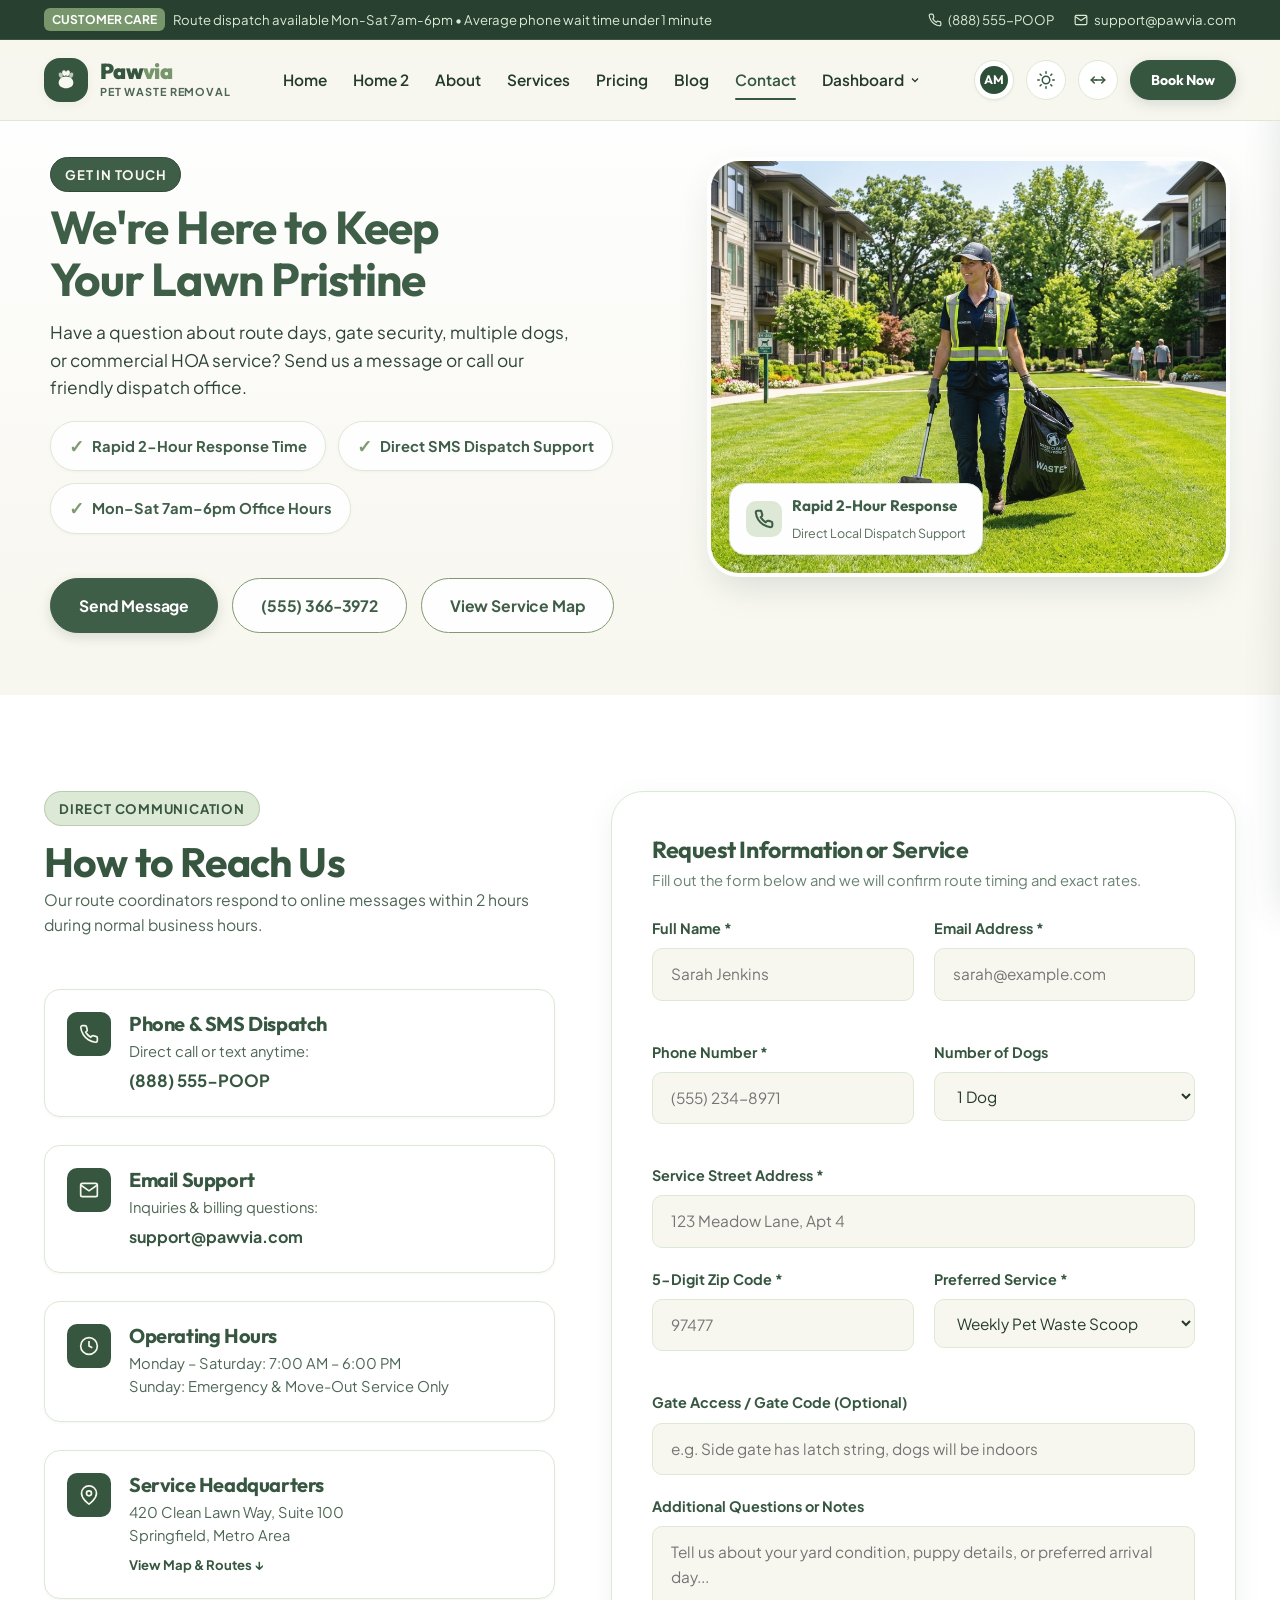
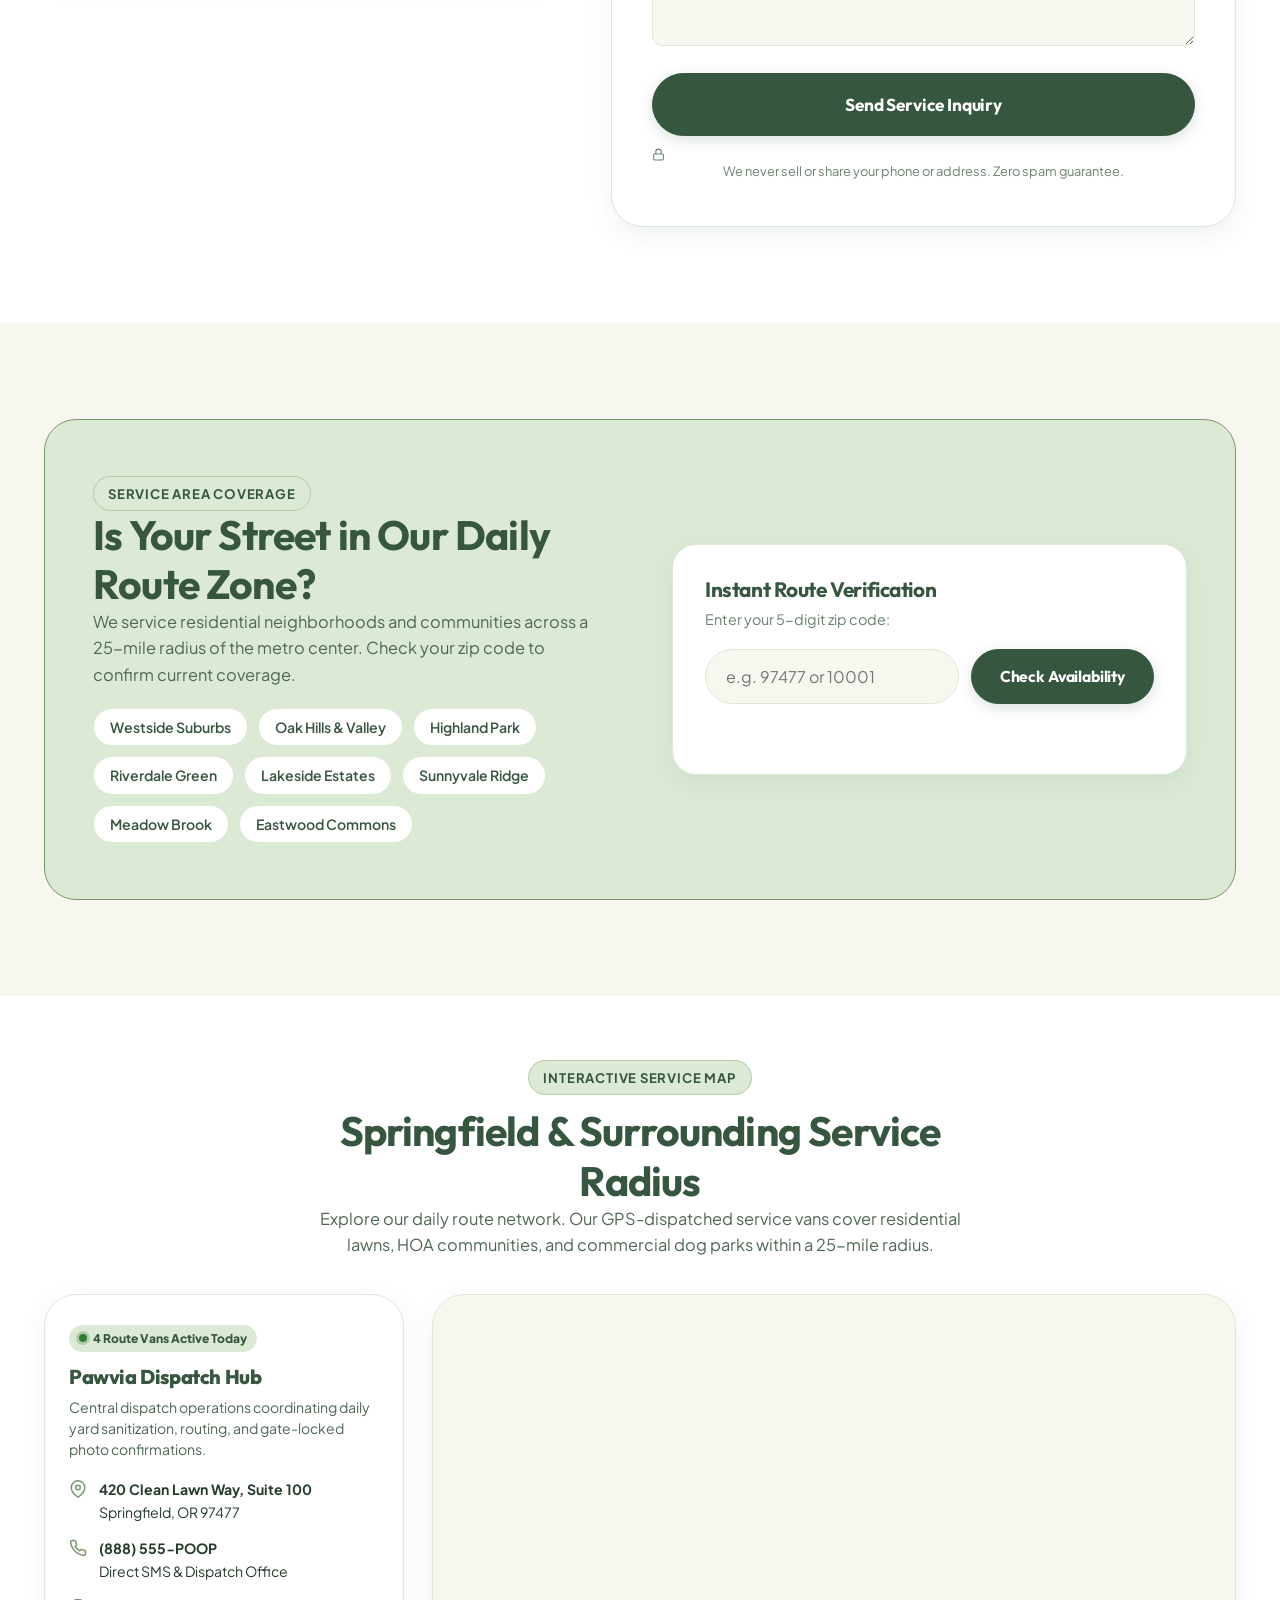
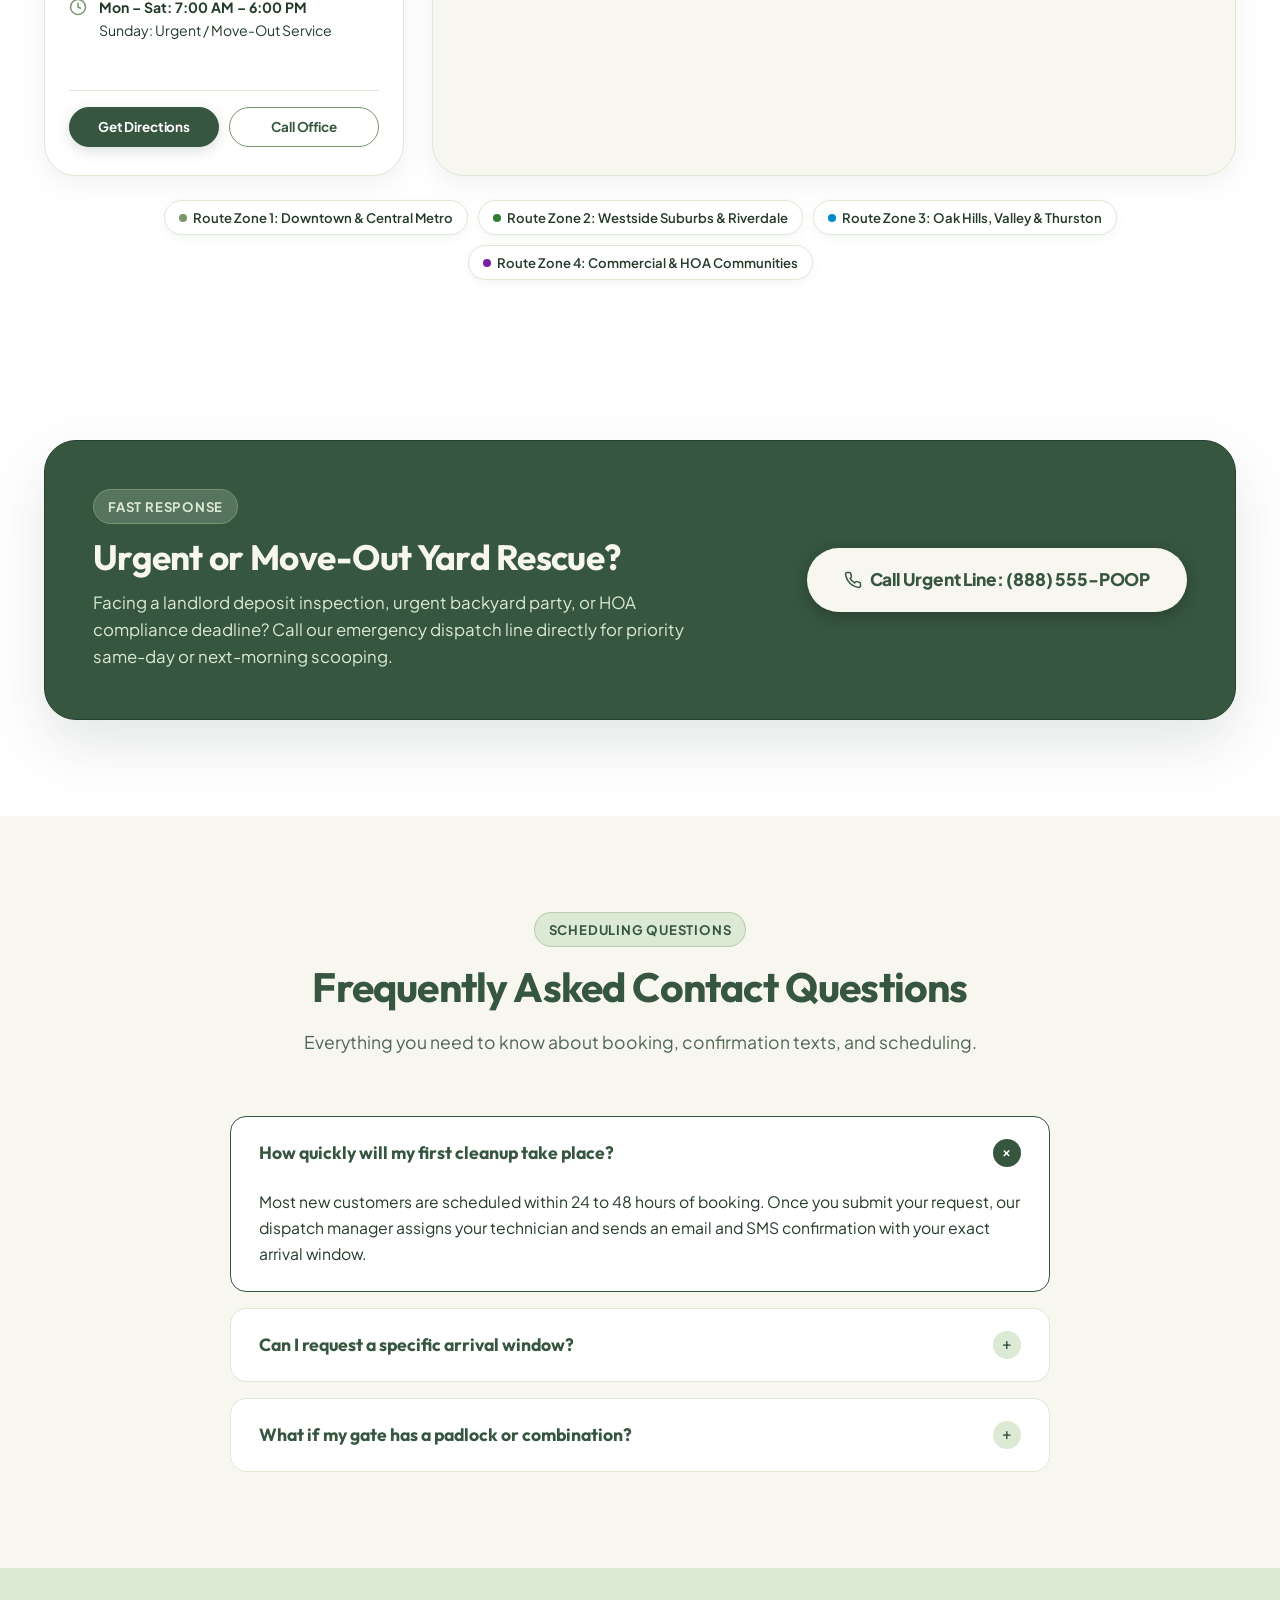
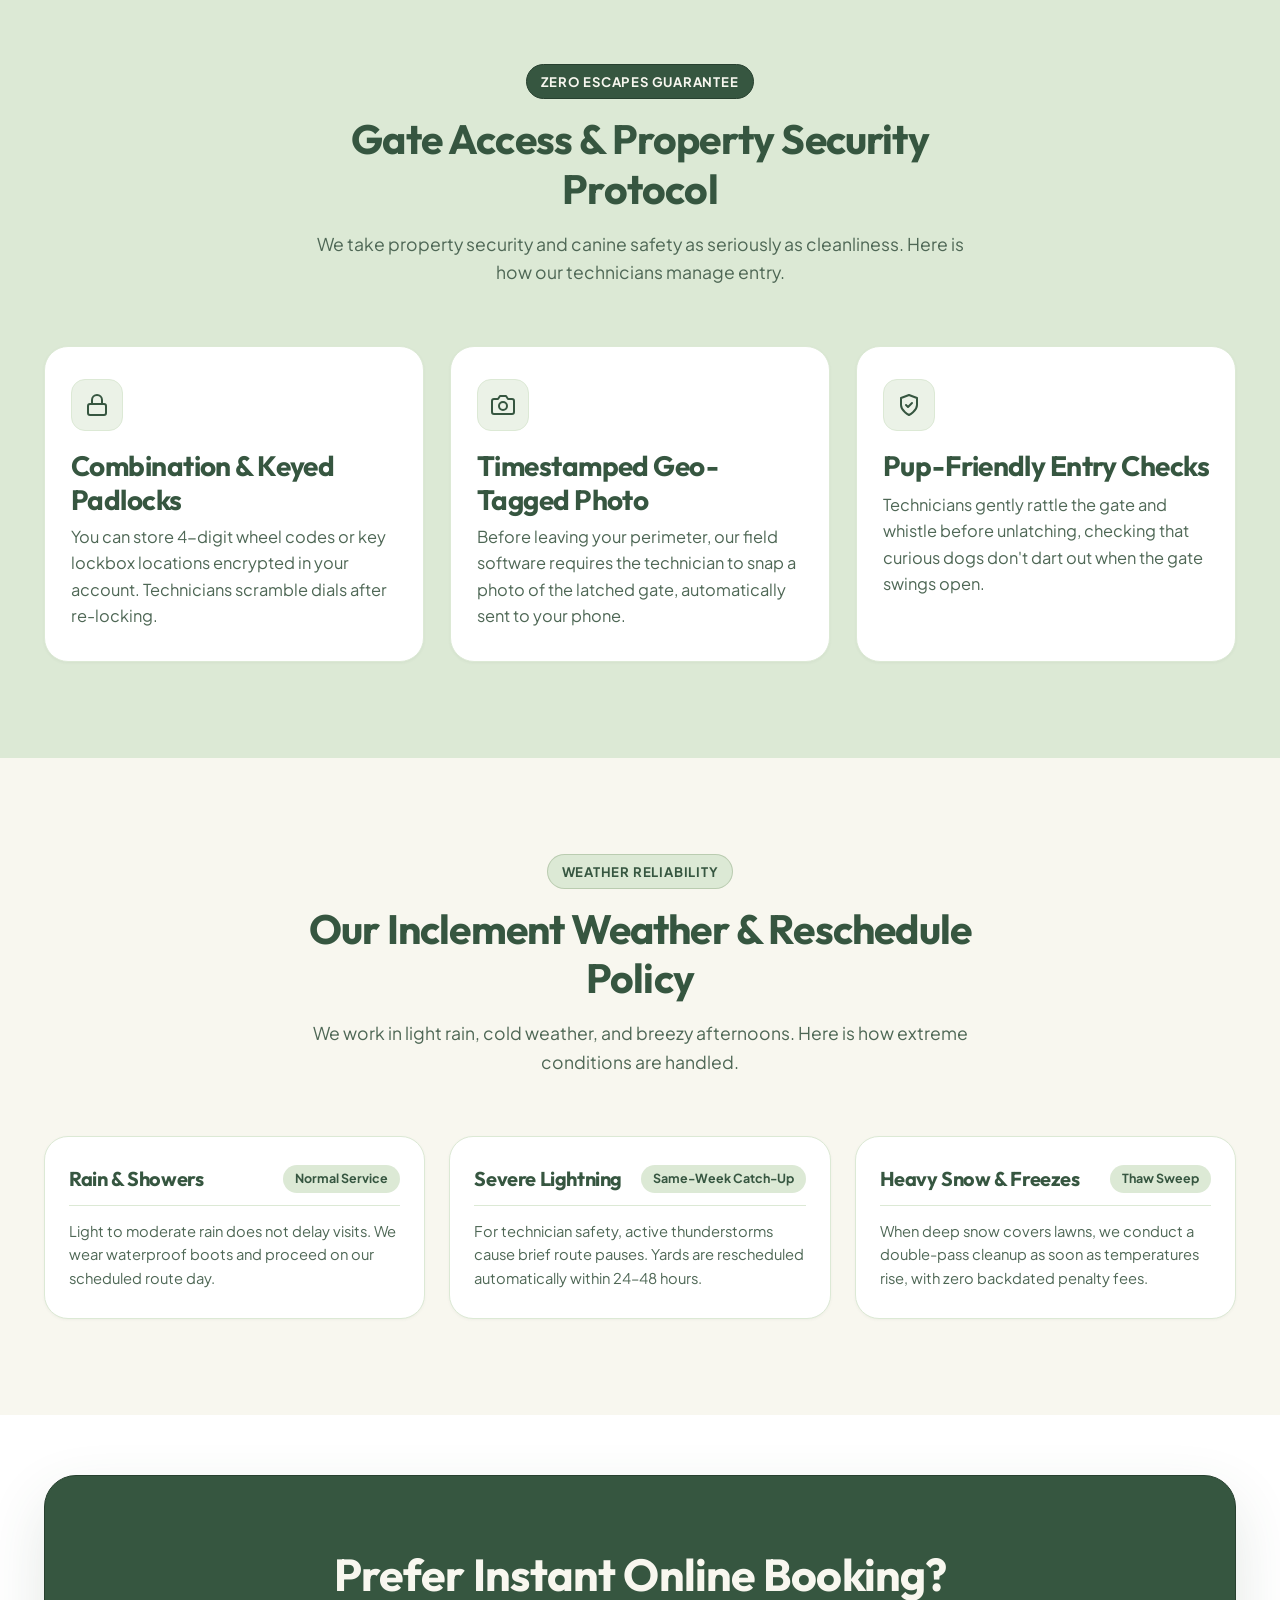
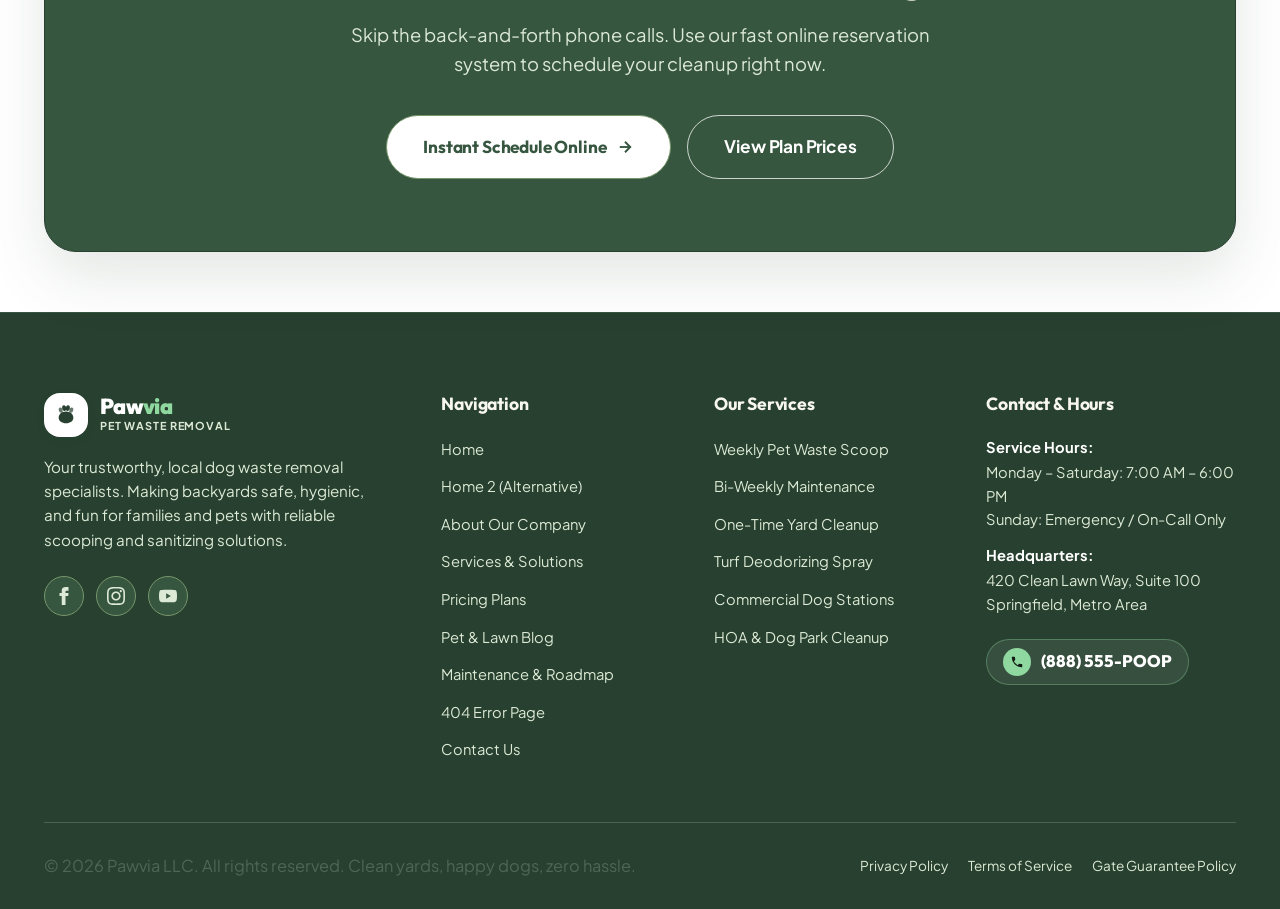
<file: contact.html>
<!DOCTYPE html>
<html lang="en">
<head>
  <meta charset="UTF-8">
  <meta name="viewport" content="width=device-width, initial-scale=1.0">
  <title>Contact Us | Pawvia - Local Pet Waste Removal Service</title>
  <meta name="description" content="Contact Pawvia for yard cleanup inquiries, commercial proposals, and service area checks. Fast response, friendly service, and free custom quotes.">
  <link rel="stylesheet" href="css/styles.css">
  <link rel="stylesheet" href="css/dashboard.css">
  <script src="js/theme-rtl.js"></script>
  <link rel="icon" href="assets/favicon.svg" type="image/svg+xml">
  <link rel="alternate icon" href="assets/favicon.ico">
  <link rel="apple-touch-icon" href="assets/favicon.svg">
</head>
<body>

  <!-- Top Announcement Bar -->
  <div class="topbar">
    <div class="container topbar-inner">
      <div class="topbar-announcement">
        <span class="topbar-badge">CUSTOMER CARE</span>
        <span>Route dispatch available Mon-Sat 7am-6pm • Average phone wait time under 1 minute</span>
      </div>
      <div class="topbar-contact">
        <a href="tel:8885557667">
          <svg width="14" height="14" viewBox="0 0 24 24" fill="none" stroke="currentColor" stroke-width="2"><path d="M22 16.92v3a2 2 0 0 1-2.18 2 19.79 19.79 0 0 1-8.63-3.07 19.5 19.5 0 0 1-6-6 19.79 19.79 0 0 1-3.07-8.67A2 2 0 0 1 4.11 2h3a2 2 0 0 1 2 1.72 12.84 12.84 0 0 0 .7 2.81 2 2 0 0 1-.45 2.11L8.09 9.91a16 16 0 0 0 6 6l1.27-1.27a2 2 0 0 1 2.11-.45 12.84 12.84 0 0 0 2.81.7A2 2 0 0 1 22 16.92z"/></svg>
          (888) 555-POOP
        </a>
        <a href="mailto:support@pawvia.com">
          <svg width="14" height="14" viewBox="0 0 24 24" fill="none" stroke="currentColor" stroke-width="2"><path d="M4 4h16c1.1 0 2 .9 2 2v12c0 1.1-.9 2-2 2H4c-1.1 0-2-.9-2-2V6c0-1.1.9-2 2-2z"/><polyline points="22,6 12,13 2,6"/></svg>
          support@pawvia.com
        </a>
      </div>
    </div>
  </div>

  <!-- Site Header -->
  <header class="site-header">
    <div class="container header-inner">
      <a href="index.html" class="logo" aria-label="Pawvia Homepage">
        <div class="logo-icon">
          <svg width="26" height="26" viewBox="0 0 64 64" fill="none" xmlns="http://www.w3.org/2000/svg">
            <ellipse cx="19" cy="20" rx="4.8" ry="6.8" transform="rotate(-18 19 20)" fill="currentColor" opacity="0.7"/>
            <ellipse cx="27.5" cy="15" rx="5" ry="7.2" transform="rotate(-5 27.5 15)" fill="currentColor"/>
            <ellipse cx="36.5" cy="15" rx="5" ry="7.2" transform="rotate(5 36.5 15)" fill="currentColor"/>
            <ellipse cx="45" cy="20" rx="4.8" ry="6.8" transform="rotate(18 45 20)" fill="currentColor" opacity="0.7"/>
            <path d="M32 23.5 C21 23.5 14 30.5 14 39 C14 47 21.5 52.5 32 52.5 C42.5 52.5 50 47 50 39 C50 30.5 43 23.5 32 23.5 Z" fill="currentColor"/>
          </svg>
        </div>
        <div class="logo-text-group">
          <span class="logo-title">Paw<span>via</span></span>
          <span class="logo-tagline">Pet Waste Removal</span>
        </div>
      </a>

      <nav class="nav-menu" aria-label="Primary Navigation">
        <a href="index.html" class="nav-link">Home</a>
        <a href="home-2.html" class="nav-link">Home 2</a>
        <a href="about.html" class="nav-link">About</a>
        <a href="services.html" class="nav-link">Services</a>
        <a href="pricing.html" class="nav-link">Pricing</a>
        <a href="blog.html" class="nav-link">Blog</a>
        <a href="contact.html" class="nav-link active">Contact</a>
        <div class="nav-item-dropdown">
          <button type="button" class="nav-link nav-dropdown-btn" id="navDashDropdownBtn" aria-expanded="false" aria-haspopup="true">
            <span>Dashboard</span>
            <svg class="nav-dropdown-chevron" width="12" height="12" viewBox="0 0 24 24" fill="none" stroke="currentColor" stroke-width="2.5" aria-hidden="true">
              <polyline points="6 9 12 15 18 9"></polyline>
            </svg>
          </button>
          <div class="nav-dropdown-menu" id="navDashDropdownMenu" role="menu" aria-label="Dashboard Options">
            <a href="admin-dashboard.html" class="nav-dropdown-item" role="menuitem">
              <div class="nav-dropdown-icon">
                <svg width="16" height="16" viewBox="0 0 24 24" fill="none" stroke="currentColor" stroke-width="2" aria-hidden="true">
                  <path d="M12 2l3.09 6.26L22 9.27l-5 4.87 1.18 6.88L12 17.77l-6.18 3.25L7 14.14 2 9.27l6.91-1.01L12 2z" />
                </svg>
              </div>
              <div class="nav-dropdown-text">
                <span class="nav-dropdown-title">Admin Dashboard</span>
                <span class="nav-dropdown-desc">Management & Ops</span>
              </div>
            </a>
            <a href="dashboard.html" class="nav-dropdown-item" role="menuitem">
              <div class="nav-dropdown-icon">
                <svg width="16" height="16" viewBox="0 0 24 24" fill="none" stroke="currentColor" stroke-width="2" aria-hidden="true">
                  <rect x="3" y="3" width="7" height="7" rx="1.5" />
                  <rect x="14" y="3" width="7" height="7" rx="1.5" />
                  <rect x="14" y="14" width="7" height="7" rx="1.5" />
                  <rect x="3" y="14" width="7" height="7" rx="1.5" />
                </svg>
              </div>
              <div class="nav-dropdown-text">
                <span class="nav-dropdown-title">User Dashboard</span>
                <span class="nav-dropdown-desc">Customer Portal</span>
              </div>
            </a>
          </div>
        </div>
      </nav>

      <div class="header-actions">
        <!-- User Account Menu -->
        <div class="user-menu-wrapper">
                    <button type="button" class="btn-user-account header-icon-btn" id="userMenuBtn" aria-label="User Account Menu" aria-expanded="false" title="Account Menu">
            <div class="user-avatar-placeholder">
              <svg width="18" height="18" viewBox="0 0 24 24" fill="none" stroke="currentColor" stroke-width="2">
                <path d="M20 21v-2a4 4 0 0 0-4-4H8a4 4 0 0 0-4 4v2" />
                <circle cx="12" cy="7" r="4" />
              </svg>
            </div>
          </button>

          <div class="user-dropdown" id="userDropdown" role="menu" aria-label="Account Navigation">
            <div class="dropdown-header-status">
              <div class="dropdown-user-name" id="dropdownUserName">Alex Morgan</div>
              <div class="dropdown-user-sub" id="dropdownUserStatus"><span class="status-dot"></span> Active Customer</div>
            </div>
            <a href="login.html" class="dropdown-item" id="menuItemLogin" role="menuitem">
              <svg width="16" height="16" viewBox="0 0 24 24" fill="none" stroke="currentColor" stroke-width="2">
                <path d="M15 3h4a2 2 0 0 1 2 2v14a2 2 0 0 1-2 2h-4" />
                <polyline points="10 17 15 12 10 7" />
                <line x1="15" y1="12" x2="3" y2="12" />
              </svg>
              <span>Login</span>
            </a>
            <a href="signup.html" class="dropdown-item" id="menuItemSignup" role="menuitem">
              <svg width="16" height="16" viewBox="0 0 24 24" fill="none" stroke="currentColor" stroke-width="2">
                <path d="M16 21v-2a4 4 0 0 0-4-4H5a4 4 0 0 0-4 4v2" />
                <circle cx="8.5" cy="7" r="4" />
                <line x1="20" y1="8" x2="20" y2="14" />
                <line x1="23" y1="11" x2="17" y2="11" />
              </svg>
              <span>Sign Up</span>
            </a>
            <div class="dropdown-divider"></div>
            <a href="#" class="dropdown-item dropdown-item-danger" id="menuItemLogout" data-auth-action="logout" role="menuitem">
              <svg width="16" height="16" viewBox="0 0 24 24" fill="none" stroke="currentColor" stroke-width="2">
                <path d="M9 21H5a2 2 0 0 1-2-2V5a2 2 0 0 1 2-2h4" />
                <polyline points="16 17 21 12 16 7" />
                <line x1="21" y1="12" x2="9" y2="12" />
              </svg>
              <span>Sign Out</span>
            </a>
          </div>
        </div>

        <!-- Theme Toggle Button -->
        <button type="button" class="header-icon-btn" id="themeToggleBtn" data-theme-toggle
          aria-label="Switch to Dark Mode" aria-pressed="false" title="Toggle Dark/Light Theme">
          <svg class="icon-light" viewBox="0 0 24 24" fill="none" stroke="currentColor" stroke-width="2" stroke-linecap="round" stroke-linejoin="round" aria-hidden="true">
            <circle cx="12" cy="12" r="5"/><line x1="12" y1="1" x2="12" y2="3"/><line x1="12" y1="21" x2="12" y2="23"/>
            <line x1="4.22" y1="4.22" x2="5.64" y2="5.64"/><line x1="18.36" y1="18.36" x2="19.78" y2="19.78"/>
            <line x1="1" y1="12" x2="3" y2="12"/><line x1="21" y1="12" x2="23" y2="12"/>
            <line x1="4.22" y1="19.78" x2="5.64" y2="18.36"/><line x1="18.36" y1="5.64" x2="19.78" y2="4.22"/>
          </svg>
          <svg class="icon-dark" viewBox="0 0 24 24" fill="none" stroke="currentColor" stroke-width="2" stroke-linecap="round" stroke-linejoin="round" aria-hidden="true">
            <path d="M21 12.79A9 9 0 1 1 11.21 3 7 7 0 0 0 21 12.79z"/>
          </svg>
        </button>

        <!-- RTL Toggle Button -->
        <button type="button" class="header-icon-btn" id="rtlToggleBtn" data-rtl-toggle
          aria-label="Switch to Right-to-Left Layout" aria-pressed="false" title="Toggle RTL/LTR Layout">
          <svg viewBox="0 0 24 24" fill="none" stroke="currentColor" stroke-width="2" stroke-linecap="round" stroke-linejoin="round" aria-hidden="true">
            <polyline points="17 8 21 12 17 16"/><line x1="21" y1="12" x2="9" y2="12"/>
            <polyline points="7 16 3 12 7 8"/><line x1="3" y1="12" x2="10" y2="12"/>
          </svg>
        </button>

        <!-- CTA Button in Last Position -->
        <button type="button" class="btn btn-primary btn-book-now" data-trigger-booking>Book Now</button>

        <button type="button" class="mobile-nav-toggle" id="mobileNavToggle" aria-label="Toggle Navigation Menu">
          <span></span>
          <span></span>
          <span></span>
        </button>
      </div>
    </div>
  </header>

    <!-- Mobile Drawer Menu -->
  <div class="mobile-nav-drawer" id="mobileNavDrawer">
    <!-- User Account Card in Mobile Menu -->
    <div class="mobile-user-card" id="mobileUserCard">
      <div class="mobile-user-header">
        <div class="mobile-user-avatar" id="mobileUserAvatar">
          <svg width="20" height="20" viewBox="0 0 24 24" fill="none" stroke="currentColor" stroke-width="2.2">
            <path d="M20 21v-2a4 4 0 0 0-4-4H8a4 4 0 0 0-4 4v2" />
            <circle cx="12" cy="7" r="4" />
          </svg>
        </div>
        <div class="mobile-user-info">
          <div class="mobile-user-name" id="mobileUserName">Alex Morgan</div>
          <div class="mobile-user-sub" id="mobileUserStatus">
            <span class="status-dot"></span> Active Customer
          </div>
        </div>
      </div>

      <div class="mobile-auth-row" id="mobileAuthRow">
        <a href="login.html" class="btn btn-outline mobile-auth-btn" id="mobileLoginBtn">Login</a>
        <a href="signup.html" class="btn btn-primary mobile-auth-btn" id="mobileSignupBtn">Sign Up</a>
        <button type="button" class="btn btn-outline mobile-auth-btn mobile-logout-btn" id="mobileLogoutBtn" data-auth-action="logout" style="display: none;">Sign Out</button>
      </div>
    </div>

    <!-- Mobile Navigation Links -->
    <nav class="mobile-nav-links" aria-label="Mobile Navigation Links">
      <a href="index.html">Home</a>
      <a href="home-2.html">Home 2</a>
      <a href="about.html">About</a>
      <a href="services.html">Services</a>
      <a href="pricing.html">Pricing</a>
      <a href="blog.html">Blog</a>
      <a href="contact.html" class="active">Contact</a>
      <div class="mobile-nav-dropdown">
        <button type="button" class="mobile-nav-dropdown-btn" aria-expanded="false">
          <span>Dashboard</span>
          <svg class="mobile-dropdown-chevron" width="14" height="14" viewBox="0 0 24 24" fill="none" stroke="currentColor" stroke-width="2.5">
            <polyline points="6 9 12 15 18 9"></polyline>
          </svg>
        </button>
        <div class="mobile-nav-dropdown-menu">
          <a href="admin-dashboard.html" class="mobile-dropdown-item">
            <div class="nav-dropdown-icon">
              <svg width="15" height="15" viewBox="0 0 24 24" fill="none" stroke="currentColor" stroke-width="2">
                <path d="M12 2l3.09 6.26L22 9.27l-5 4.87 1.18 6.88L12 17.77l-6.18 3.25L7 14.14 2 9.27l6.91-1.01L12 2z" />
              </svg>
            </div>
            <div class="nav-dropdown-text">
              <span class="nav-dropdown-title">Admin Dashboard</span>
              <span class="nav-dropdown-desc">Management & Ops</span>
            </div>
          </a>
          <a href="dashboard.html" class="mobile-dropdown-item">
            <div class="nav-dropdown-icon">
              <svg width="15" height="15" viewBox="0 0 24 24" fill="none" stroke="currentColor" stroke-width="2">
                <rect x="3" y="3" width="7" height="7" rx="1.5" />
                <rect x="14" y="3" width="7" height="7" rx="1.5" />
                <rect x="14" y="14" width="7" height="7" rx="1.5" />
                <rect x="3" y="14" width="7" height="7" rx="1.5" />
              </svg>
            </div>
            <div class="nav-dropdown-text">
              <span class="nav-dropdown-title">User Dashboard</span>
              <span class="nav-dropdown-desc">Customer Portal</span>
            </div>
          </a>
        </div>
      </div>
    </nav>

    <!-- Mobile CTA & Quick Contact in Menu -->
    <div class="mobile-drawer-cta">
      <button type="button" class="btn btn-primary btn-mobile-cta" data-trigger-booking>
        <span>Book a Cleanup</span>
        <svg width="18" height="18" viewBox="0 0 24 24" fill="none" stroke="currentColor" stroke-width="2.5">
          <line x1="5" y1="12" x2="19" y2="12"></line>
          <polyline points="12 5 19 12 12 19"></polyline>
        </svg>
      </button>
      <div class="mobile-drawer-contact">
        <a href="tel:8885557667">
          <svg width="14" height="14" viewBox="0 0 24 24" fill="none" stroke="currentColor" stroke-width="2">
            <path d="M22 16.92v3a2 2 0 0 1-2.18 2 19.79 19.79 0 0 1-8.63-3.07 19.5 19.5 0 0 1-6-6 19.79 19.79 0 0 1-3.07-8.67A2 2 0 0 1 4.11 2h3a2 2 0 0 1 2 1.72 12.84 12.84 0 0 0 .7 2.81 2 2 0 0 1-.45 2.11L8.09 9.91a16 16 0 0 0 6 6l1.27-1.27a2 2 0 0 1 2.11-.45 12.84 12.84 0 0 0 2.81.7A2 2 0 0 1 22 16.92z" />
          </svg>
          (888) 555-POOP
        </a>
        <a href="mailto:support@pawvia.com">
          <svg width="14" height="14" viewBox="0 0 24 24" fill="none" stroke="currentColor" stroke-width="2">
            <path d="M4 4h16c1.1 0 2 .9 2 2v12c0 1.1-.9 2-2 2H4c-1.1 0-2-.9-2-2V6c0-1.1.9-2 2-2z" />
            <polyline points="22,6 12,13 2,6" />
          </svg>
          support@pawvia.com
        </a>
      </div>
    </div>
  </div>

  <main>
    <!-- SECTION 1: CONTACT HERO (UNIFIED HERO SYSTEM: 580PX) -->
    <section class="page-hero geo-dots">
      <div class="container">
        <div class="page-hero-split">
          <div class="hero-text">
            <span class="badge badge-dark">GET IN TOUCH</span>
            <h1>We're Here to Keep<br><span class="text-highlight">Your Lawn Pristine</span></h1>
            <p class="lead">
              Have a question about route days, gate security, multiple dogs, or commercial HOA service? Send us a message or call our friendly dispatch office.
            </p>
            <div class="page-hero-badges" style="margin-bottom: 24px;">
              <span class="page-hero-pill"><span class="pill-icon">✓</span> Rapid 2-Hour Response Time</span>
              <span class="page-hero-pill"><span class="pill-icon">✓</span> Direct SMS Dispatch Support</span>
              <span class="page-hero-pill"><span class="pill-icon">✓</span> Mon–Sat 7am–6pm Office Hours</span>
            </div>
            <div class="page-hero-actions hero-actions">
              <a href="#service-form" class="btn btn-primary">Send Message</a>
              <a href="tel:5553663972" class="btn btn-secondary">(555) 366-3972</a>
              <a href="#service-map" class="btn btn-secondary">View Service Map</a>
            </div>
          </div>
          <div class="page-hero-img-wrap">
            <img src="assets/tech-apartment-lawn.jpg" alt="Uniformed Pawvia technician maintaining a clean community apartment lawn with professional scooping equipment">
            <div class="page-hero-img-badge">
              <div class="badge-icon">
                <svg width="20" height="20" viewBox="0 0 24 24" fill="none" stroke="currentColor" stroke-width="2.5"><path d="M22 16.92v3a2 2 0 0 1-2.18 2 19.79 19.79 0 0 1-8.63-3.07 19.5 19.5 0 0 1-6-6 19.79 19.79 0 0 1-3.07-8.67A2 2 0 0 1 4.11 2h3a2 2 0 0 1 2 1.72 12.84 12.84 0 0 0 .7 2.81 2 2 0 0 1-.45 2.11L8.09 9.91a16 16 0 0 0 6 6l1.27-1.27a2 2 0 0 1 2.11-.45 12.84 12.84 0 0 0 2.81.7A2 2 0 0 1 22 16.92z"></path></svg>
              </div>
              <div class="badge-text">
                <strong>Rapid 2-Hour Response</strong>
                <span>Direct Local Dispatch Support</span>
              </div>
            </div>
          </div>
        </div>
      </div>
    </section>

    <!-- SECTION 2 & 3: CONTACT INFORMATION & SERVICE REQUEST FORM -->
    <section class="section bg-white">
      <div class="container contact-layout-grid">
        
        <!-- Section 2: Contact Info Details -->
        <div class="contact-info-panel">
          <div>
            <span class="badge" style="margin-bottom: 12px;">DIRECT COMMUNICATION</span>
            <h2>How to Reach Us</h2>
            <p style="font-size: 0.98rem; margin-bottom: 24px;">
              Our route coordinators respond to online messages within 2 hours during normal business hours.
            </p>
          </div>

          <div class="contact-info-card">
            <div class="contact-info-icon">
              <svg width="20" height="20" viewBox="0 0 24 24" fill="none" stroke="currentColor" stroke-width="2"><path d="M22 16.92v3a2 2 0 0 1-2.18 2 19.79 19.79 0 0 1-8.63-3.07 19.5 19.5 0 0 1-6-6 19.79 19.79 0 0 1-3.07-8.67A2 2 0 0 1 4.11 2h3a2 2 0 0 1 2 1.72 12.84 12.84 0 0 0 .7 2.81 2 2 0 0 1-.45 2.11L8.09 9.91a16 16 0 0 0 6 6l1.27-1.27a2 2 0 0 1 2.11-.45 12.84 12.84 0 0 0 2.81.7A2 2 0 0 1 22 16.92z"/></svg>
            </div>
            <div>
              <h4 style="margin-bottom: 4px;">Phone &amp; SMS Dispatch</h4>
              <p style="font-size: 0.92rem; margin-bottom: 4px;">Direct call or text anytime:</p>
              <a href="tel:8885557667" style="font-weight: 700; color: var(--color-black); font-size: 1.05rem;">(888) 555-POOP</a>
            </div>
          </div>

          <div class="contact-info-card">
            <div class="contact-info-icon">
              <svg width="20" height="20" viewBox="0 0 24 24" fill="none" stroke="currentColor" stroke-width="2"><path d="M4 4h16c1.1 0 2 .9 2 2v12c0 1.1-.9 2-2 2H4c-1.1 0-2-.9-2-2V6c0-1.1.9-2 2-2z"/><polyline points="22,6 12,13 2,6"/></svg>
            </div>
            <div>
              <h4 style="margin-bottom: 4px;">Email Support</h4>
              <p style="font-size: 0.92rem; margin-bottom: 4px;">Inquiries &amp; billing questions:</p>
              <a href="mailto:support@pawvia.com" style="font-weight: 700; color: var(--color-black);">support@pawvia.com</a>
            </div>
          </div>

          <div class="contact-info-card">
            <div class="contact-info-icon">
              <svg width="20" height="20" viewBox="0 0 24 24" fill="none" stroke="currentColor" stroke-width="2"><circle cx="12" cy="12" r="10"/><polyline points="12 6 12 12 16 14"/></svg>
            </div>
            <div>
              <h4 style="margin-bottom: 4px;">Operating Hours</h4>
              <p style="font-size: 0.92rem; margin: 0;">
                Monday – Saturday: 7:00 AM – 6:00 PM<br>
                Sunday: Emergency &amp; Move-Out Service Only
              </p>
            </div>
          </div>

          <div class="contact-info-card">
            <div class="contact-info-icon">
              <svg width="20" height="20" viewBox="0 0 24 24" fill="none" stroke="currentColor" stroke-width="2"><path d="M21 10c0 7-9 13-9 13s-9-6-9-13a9 9 0 0 1 18 0z"/><circle cx="12" cy="10" r="3"/></svg>
            </div>
            <div>
              <h4 style="margin-bottom: 4px;">Service Headquarters</h4>
              <p style="font-size: 0.92rem; margin: 0;">
                420 Clean Lawn Way, Suite 100<br>
                Springfield, Metro Area
              </p>
              <a href="#service-map" style="font-size: 0.82rem; font-weight: 700; color: var(--color-forest-green); margin-top: 6px; display: inline-flex; align-items: center; gap: 4px;">View Map &amp; Routes &darr;</a>
            </div>
          </div>
        </div>

        <!-- Section 3: Comprehensive Contact & Service Request Form -->
        <div class="contact-form-card">
          <h3 style="font-size: 1.45rem; margin-bottom: 6px;">Request Information or Service</h3>
          <p style="font-size: 0.92rem; color: var(--color-grey-400); margin-bottom: 24px;">
            Fill out the form below and we will confirm route timing and exact rates.
          </p>

          <form id="mainContactForm">
            <div class="form-row">
              <div class="form-group">
                <label class="form-label" for="contactName">Full Name *</label>
                <input type="text" id="contactName" class="form-input" placeholder="Sarah Jenkins" required>
              </div>
              <div class="form-group">
                <label class="form-label" for="contactEmail">Email Address *</label>
                <input type="email" id="contactEmail" class="form-input" placeholder="sarah@example.com" required>
              </div>
            </div>

            <div class="form-row">
              <div class="form-group">
                <label class="form-label" for="contactPhone">Phone Number *</label>
                <input type="tel" id="contactPhone" class="form-input" placeholder="(555) 234-8971" required>
              </div>
              <div class="form-group">
                <label class="form-label" for="contactDogs">Number of Dogs</label>
                <select id="contactDogs" class="form-select">
                  <option value="1">1 Dog</option>
                  <option value="2">2 Dogs</option>
                  <option value="3">3 Dogs</option>
                  <option value="4+">4+ Dogs</option>
                </select>
              </div>
            </div>

            <div class="form-group">
              <label class="form-label" for="contactAddress">Service Street Address *</label>
              <input type="text" id="contactAddress" class="form-input" placeholder="123 Meadow Lane, Apt 4" required>
            </div>

            <div class="form-row">
              <div class="form-group">
                <label class="form-label" for="contactZip">5-Digit Zip Code *</label>
                <input type="text" id="contactZip" class="form-input" placeholder="97477" maxlength="5" pattern="[0-9]{5}" required>
              </div>
              <div class="form-group">
                <label class="form-label" for="contactService">Preferred Service *</label>
                <select id="contactService" class="form-select" required>
                  <option value="Weekly Service">Weekly Pet Waste Scoop</option>
                  <option value="Bi-Weekly Service">Bi-Weekly Maintenance</option>
                  <option value="One-Time Cleanup">One-Time Yard Cleanup</option>
                  <option value="Turf Deodorizing">Turf Deodorizing Treatment</option>
                  <option value="Commercial / HOA">Commercial / HOA Dog Station</option>
                </select>
              </div>
            </div>

            <div class="form-group">
              <label class="form-label" for="contactGateNotes">Gate Access / Gate Code (Optional)</label>
              <input type="text" id="contactGateNotes" class="form-input" placeholder="e.g. Side gate has latch string, dogs will be indoors">
            </div>

            <div class="form-group">
              <label class="form-label" for="contactMessage">Additional Questions or Notes</label>
              <textarea id="contactMessage" class="form-textarea" placeholder="Tell us about your yard condition, puppy details, or preferred arrival day..."></textarea>
            </div>

            <button type="submit" class="btn btn-primary btn-lg" style="width: 100%;">
              Send Service Inquiry
            </button>
            <p style="text-align: center; font-size: 0.8rem; color: var(--color-grey-400); margin-top: 12px;">
              <svg width="13" height="13" viewBox="0 0 24 24" fill="none" stroke="currentColor" stroke-width="2" style="vertical-align: -2px; margin-right: 4px;"><rect x="3" y="11" width="18" height="11" rx="2" ry="2"/><path d="M7 11V7a5 5 0 0 1 10 0v4"/></svg> We never sell or share your phone or address. Zero spam guarantee.
            </p>
          </form>
        </div>

      </div>
    </section>

    <!-- SECTION 4: SERVICE AREA COMPONENT & ZIP CHECKER -->
    <section class="section bg-light" id="coverage">
      <div class="container">
        <div class="service-area-box">
          <div class="split-content-grid" style="align-items: center;">
            <div>
              <span class="badge">SERVICE AREA COVERAGE</span>
              <h2>Is Your Street in Our Daily Route Zone?</h2>
              <p>
                We service residential neighborhoods and communities across a 25-mile radius of the metro center. Check your zip code to confirm current coverage.
              </p>
              
              <div class="area-tags-cloud">
                <span class="area-pill">Westside Suburbs</span>
                <span class="area-pill">Oak Hills &amp; Valley</span>
                <span class="area-pill">Highland Park</span>
                <span class="area-pill">Riverdale Green</span>
                <span class="area-pill">Lakeside Estates</span>
                <span class="area-pill">Sunnyvale Ridge</span>
                <span class="area-pill">Meadow Brook</span>
                <span class="area-pill">Eastwood Commons</span>
              </div>
            </div>

            <div class="zip-checker-card">
              <h3 style="font-size: 1.3rem; margin-bottom: 6px;">Instant Route Verification</h3>
              <p style="font-size: 0.9rem; color: var(--color-grey-400);">Enter your 5-digit zip code:</p>

              <form class="zip-form" id="zipCheckerForm">
                <input type="text" class="zip-input" id="zipInput" placeholder="e.g. 97477 or 10001" maxlength="5" pattern="[0-9]{5}" required>
                <button type="submit" class="btn btn-primary">Check Availability</button>
              </form>
              <div class="zip-result-message" id="zipResult"></div>
            </div>
          </div>
        </div>
      </div>
    </section>

    
    <!-- SECTION 4.5: INTERACTIVE LOCAL SERVICE MAP & HEADQUARTERS -->
    <section class="section contact-map-section bg-white" id="service-map">
      <div class="container">
        <div class="contact-map-header">
          <span class="badge">INTERACTIVE SERVICE MAP</span>
          <h2>Springfield &amp; Surrounding Service Radius</h2>
          <p>
            Explore our daily route network. Our GPS-dispatched service vans cover residential lawns, HOA communities, and commercial dog parks within a 25-mile radius.
          </p>
        </div>

        <!-- 2-Column Side-by-Side Grid: Full Visible Map + Dedicated Dispatch Info Card -->
        <div class="contact-map-container-grid">
          <!-- Left Column: Dedicated Dispatch Card -->
          <div class="contact-map-card">
            <div>
              <div class="contact-map-card-badge">
                <span class="contact-map-status-dot"></span>
                <span>4 Route Vans Active Today</span>
              </div>
              <h3 class="contact-map-title">Pawvia Dispatch Hub</h3>
              <p class="contact-map-desc">
                Central dispatch operations coordinating daily yard sanitization, routing, and gate-locked photo confirmations.
              </p>

              <div class="contact-map-item">
                <svg width="18" height="18" viewBox="0 0 24 24" fill="none" stroke="currentColor" stroke-width="2"><path d="M21 10c0 7-9 13-9 13s-9-6-9-13a9 9 0 0 1 18 0z"/><circle cx="12" cy="10" r="3"/></svg>
                <div>
                  <strong>420 Clean Lawn Way, Suite 100</strong><br>
                  <span>Springfield, OR 97477</span>
                </div>
              </div>

              <div class="contact-map-item">
                <svg width="18" height="18" viewBox="0 0 24 24" fill="none" stroke="currentColor" stroke-width="2"><path d="M22 16.92v3a2 2 0 0 1-2.18 2 19.79 19.79 0 0 1-8.63-3.07 19.5 19.5 0 0 1-6-6 19.79 19.79 0 0 1-3.07-8.67A2 2 0 0 1 4.11 2h3a2 2 0 0 1 2 1.72 12.84 12.84 0 0 0 .7 2.81 2 2 0 0 1-.45 2.11L8.09 9.91a16 16 0 0 0 6 6l1.27-1.27a2 2 0 0 1 2.11-.45 12.84 12.84 0 0 0 2.81.7A2 2 0 0 1 22 16.92z"/></svg>
                <div>
                  <strong>(888) 555-POOP</strong><br>
                  <span>Direct SMS &amp; Dispatch Office</span>
                </div>
              </div>

              <div class="contact-map-item">
                <svg width="18" height="18" viewBox="0 0 24 24" fill="none" stroke="currentColor" stroke-width="2"><circle cx="12" cy="12" r="10"/><polyline points="12 6 12 12 16 14"/></svg>
                <div>
                  <strong>Mon – Sat: 7:00 AM – 6:00 PM</strong><br>
                  <span>Sunday: Urgent / Move-Out Service</span>
                </div>
              </div>
            </div>

            <div class="contact-map-actions">
              <a href="https://maps.google.com/?q=Springfield%2C+OR" target="_blank" rel="noopener noreferrer" class="btn btn-primary">
                Get Directions
              </a>
              <a href="tel:8885557667" class="btn btn-secondary">
                Call Office
              </a>
            </div>
          </div>

          <!-- Right Column: Full-Visibility Clean Map View (Zero Overlap) -->
          <div class="contact-map-wrapper">
            <iframe 
              class="contact-map-iframe"
              title="Pawvia Service Area Map"
              src="https://maps.google.com/maps?q=Springfield%2C+OR&t=&z=12&ie=UTF8&iwloc=&output=embed"
              loading="lazy"
              allowfullscreen>
            </iframe>
          </div>
        </div>

        <!-- Service Zone Pill Indicators -->
        <div class="contact-map-zones">
          <span class="contact-map-zone-pill"><span class="contact-map-zone-dot" style="background-color: var(--color-leaf-green);"></span> Route Zone 1: Downtown &amp; Central Metro</span>
          <span class="contact-map-zone-pill"><span class="contact-map-zone-dot" style="background-color: #2E7D32;"></span> Route Zone 2: Westside Suburbs &amp; Riverdale</span>
          <span class="contact-map-zone-pill"><span class="contact-map-zone-dot" style="background-color: #0288D1;"></span> Route Zone 3: Oak Hills, Valley &amp; Thurston</span>
          <span class="contact-map-zone-pill"><span class="contact-map-zone-dot" style="background-color: #7B1FA2;"></span> Route Zone 4: Commercial &amp; HOA Communities</span>
        </div>
      </div>
    </section>

    <!-- SECTION 5: EMERGENCY & SAME-DAY MOVE-OUT HOTLINE -->
    <section class="section bg-white" id="urgent">
      <div class="container">
        <div class="urgent-rescue-card">
          <div>
            <span class="badge badge-green">FAST RESPONSE</span>
            <h2>Urgent or Move-Out Yard Rescue?</h2>
            <p>
              Facing a landlord deposit inspection, urgent backyard party, or HOA compliance deadline? Call our emergency dispatch line directly for priority same-day or next-morning scooping.
            </p>
          </div>
          <div class="urgent-action-wrap">
            <a href="tel:8885557667" class="btn btn-secondary btn-lg">
              <svg width="18" height="18" viewBox="0 0 24 24" fill="none" stroke="currentColor" stroke-width="2" stroke-linecap="round" stroke-linejoin="round"><path d="M22 16.92v3a2 2 0 0 1-2.18 2 19.79 19.79 0 0 1-8.63-3.07 19.5 19.5 0 0 1-6-6 19.79 19.79 0 0 1-3.07-8.67A2 2 0 0 1 4.11 2h3a2 2 0 0 1 2 1.72 12.84 12.84 0 0 0 .7 2.81 2 2 0 0 1-.45 2.11L8.09 9.91a16 16 0 0 0 6 6l1.27-1.27a2 2 0 0 1 2.11-.45 12.84 12.84 0 0 0 2.81.7A2 2 0 0 1 22 16.92z"/></svg>
              <span>Call Urgent Line: (888) 555-POOP</span>
            </a>
          </div>
        </div>
      </div>
    </section>

    <!-- SECTION 6: CONTACT & SCHEDULING FAQS -->
    <section class="section bg-light" id="contact-faq">
      <div class="container">
        <div class="section-header">
          <span class="badge">SCHEDULING QUESTIONS</span>
          <h2>Frequently Asked Contact Questions</h2>
          <p>Everything you need to know about booking, confirmation texts, and scheduling.</p>
        </div>

        <div class="faq-accordion">
          <div class="faq-item active">
            <button type="button" class="faq-question-btn">
              <span>How quickly will my first cleanup take place?</span>
              <span class="faq-icon-cross">+</span>
            </button>
            <div class="faq-answer">
              <p>Most new customers are scheduled within 24 to 48 hours of booking. Once you submit your request, our dispatch manager assigns your technician and sends an email and SMS confirmation with your exact arrival window.</p>
            </div>
          </div>

          <div class="faq-item">
            <button type="button" class="faq-question-btn">
              <span>Can I request a specific arrival window?</span>
              <span class="faq-icon-cross">+</span>
            </button>
            <div class="faq-answer">
              <p>Because our vans travel organized geographical routes to reduce emissions and stay efficient, we provide a 2 to 3-hour arrival window on your set day. You will receive an automated text 15 minutes before our technician enters your property.</p>
            </div>
          </div>

          <div class="faq-item">
            <button type="button" class="faq-question-btn">
              <span>What if my gate has a padlock or combination?</span>
              <span class="faq-icon-cross">+</span>
            </button>
            <div class="faq-answer">
              <p>You can provide combination lock codes, key lockbox details, or special latch instructions when submitting your inquiry. These notes remain securely tied to your customer profile.</p>
            </div>
          </div>
        </div>
      </div>
    </section>

    <!-- SECTION 6A: GATE SECURITY, LOCK CODES & ACCESS INSTRUCTIONS -->
    <section class="section bg-soft" id="gate-security">
      <div class="container">
        <div class="section-header">
          <span class="badge badge-dark">ZERO ESCAPES GUARANTEE</span>
          <h2>Gate Access &amp; Property Security Protocol</h2>
          <p>We take property security and canine safety as seriously as cleanliness. Here is how our technicians manage entry.</p>
        </div>

        <div class="security-grid">
          <div class="security-card">
            <div class="card-icon-wrap">
              <svg width="24" height="24" viewBox="0 0 24 24" fill="none" stroke="currentColor" stroke-width="2" stroke-linecap="round" stroke-linejoin="round">
                <rect x="3" y="11" width="18" height="11" rx="2" ry="2"/>
                <path d="M7 11V7a5 5 0 0 1 10 0v4"/>
              </svg>
            </div>
            <h3 style="margin-bottom: 8px;">Combination &amp; Keyed Padlocks</h3>
            <p>You can store 4-digit wheel codes or key lockbox locations encrypted in your account. Technicians scramble dials after re-locking.</p>
          </div>

          <div class="security-card">
            <div class="card-icon-wrap">
              <svg width="24" height="24" viewBox="0 0 24 24" fill="none" stroke="currentColor" stroke-width="2" stroke-linecap="round" stroke-linejoin="round">
                <path d="M23 19a2 2 0 0 1-2 2H3a2 2 0 0 1-2-2V8a2 2 0 0 1 2-2h4l2-3h6l2 3h4a2 2 0 0 1 2 2z"/>
                <circle cx="12" cy="13" r="4"/>
              </svg>
            </div>
            <h3 style="margin-bottom: 8px;">Timestamped Geo-Tagged Photo</h3>
            <p>Before leaving your perimeter, our field software requires the technician to snap a photo of the latched gate, automatically sent to your phone.</p>
          </div>

          <div class="security-card">
            <div class="card-icon-wrap">
              <svg width="24" height="24" viewBox="0 0 24 24" fill="none" stroke="currentColor" stroke-width="2" stroke-linecap="round" stroke-linejoin="round">
                <path d="M12 22s8-4 8-10V5l-8-3-8 3v7c0 6 8 10 8 10z"/>
                <path d="M9 12l2 2 4-4"/>
              </svg>
            </div>
            <h3 style="margin-bottom: 8px;">Pup-Friendly Entry Checks</h3>
            <p>Technicians gently rattle the gate and whistle before unlatching, checking that curious dogs don't dart out when the gate swings open.</p>
          </div>
        </div>
      </div>
    </section>

    <!-- SECTION 6B: INCLEMENT WEATHER POLICY & DISPATCH GUARANTEE -->
    <section class="section bg-light" id="weather-policy">
      <div class="container">
        <div class="section-header">
          <span class="badge">WEATHER RELIABILITY</span>
          <h2>Our Inclement Weather &amp; Reschedule Policy</h2>
          <p>We work in light rain, cold weather, and breezy afternoons. Here is how extreme conditions are handled.</p>
        </div>

        <div class="route-schedule-grid">
          <div class="route-day-card">
            <div class="route-day-header">
              <h3 style="margin: 0; font-size: 1.25rem;">Rain &amp; Showers</h3>
              <span class="route-badge-live">Normal Service</span>
            </div>
            <p style="font-size: 0.92rem;">Light to moderate rain does not delay visits. We wear waterproof boots and proceed on our scheduled route day.</p>
          </div>

          <div class="route-day-card">
            <div class="route-day-header">
              <h3 style="margin: 0; font-size: 1.25rem;">Severe Lightning</h3>
              <span class="route-badge-live">Same-Week Catch-Up</span>
            </div>
            <p style="font-size: 0.92rem;">For technician safety, active thunderstorms cause brief route pauses. Yards are rescheduled automatically within 24–48 hours.</p>
          </div>

          <div class="route-day-card">
            <div class="route-day-header">
              <h3 style="margin: 0; font-size: 1.25rem;">Heavy Snow &amp; Freezes</h3>
              <span class="route-badge-live">Thaw Sweep</span>
            </div>
            <p style="font-size: 0.92rem;">When deep snow covers lawns, we conduct a double-pass cleanup as soon as temperatures rise, with zero backdated penalty fees.</p>
          </div>
        </div>
      </div>
    </section>

    <!-- SECTION 7: REASSURANCE & BOOKING CALL TO ACTION -->
    <section class="section-sm bg-white">
      <div class="container">
        <div class="cta-banner">
          <h2>Prefer Instant Online Booking?</h2>
          <p>Skip the back-and-forth phone calls. Use our fast online reservation system to schedule your cleanup right now.</p>
          <div class="cta-buttons-wrap">
            <button type="button" class="btn btn-secondary btn-lg" data-trigger-booking>
              <span>Instant Schedule Online</span>
              <svg width="18" height="18" viewBox="0 0 24 24" fill="none" stroke="currentColor" stroke-width="2.5"><line x1="5" y1="12" x2="19" y2="12"/><polyline points="12 5 19 12 12 19"/></svg>
            </button>
            <a href="pricing.html" class="btn btn-outline-white btn-lg">View Plan Prices</a>
          </div>
        </div>
      </div>
    </section>
  </main>

  <!-- Site Footer -->
  <footer class="site-footer">
    <div class="container">
      <div class="footer-grid">
        <div class="footer-col-brand">
          <a href="index.html" class="logo">
            <div class="logo-icon">
              <svg width="26" height="26" viewBox="0 0 64 64" fill="none" xmlns="http://www.w3.org/2000/svg">
                <ellipse cx="19" cy="20" rx="4.8" ry="6.8" transform="rotate(-18 19 20)" fill="currentColor"
                  opacity="0.7" />
                <ellipse cx="27.5" cy="15" rx="5" ry="7.2" transform="rotate(-5 27.5 15)" fill="currentColor" />
                <ellipse cx="36.5" cy="15" rx="5" ry="7.2" transform="rotate(5 36.5 15)" fill="currentColor" />
                <ellipse cx="45" cy="20" rx="4.8" ry="6.8" transform="rotate(18 45 20)" fill="currentColor"
                  opacity="0.7" />
                <path
                  d="M32 23.5 C21 23.5 14 30.5 14 39 C14 47 21.5 52.5 32 52.5 C42.5 52.5 50 47 50 39 C50 30.5 43 23.5 32 23.5 Z"
                  fill="currentColor" />
              </svg>
            </div>
            <div class="logo-text-group">
              <span class="logo-title">Paw<span>via</span></span>
              <span class="logo-tagline">Pet Waste Removal</span>
            </div>
          </a>
          <p>
            Your trustworthy, local dog waste removal specialists. Making backyards safe, hygienic, and fun for families
            and pets with reliable scooping and sanitizing solutions.
          </p>
          <div class="social-links">
            <a href="#" class="social-btn" aria-label="Facebook">
              <svg width="18" height="18" fill="currentColor" viewBox="0 0 24 24">
                <path
                  d="M9 8H6v4h3v12h5V12h3.642L18 8h-4V6.333C14 5.374 14.5 5 15.6 5H18V0h-3.8C10.6 0 9 1.583 9 4.615V8z" />
              </svg>
            </a>
            <a href="#" class="social-btn" aria-label="Instagram">
              <svg width="18" height="18" fill="currentColor" viewBox="0 0 24 24">
                <path
                  d="M12 2.163c3.204 0 3.584.012 4.85.07 3.252.148 4.771 1.691 4.919 4.919.058 1.265.069 1.645.069 4.849 0 3.205-.012 3.584-.069 4.849-.149 3.225-1.664 4.771-4.919 4.919-1.266.058-1.644.07-4.85.07-3.204 0-3.584-.012-4.849-.07-3.26-.149-4.771-1.699-4.919-4.92-.058-1.265-.07-1.644-.07-4.849 0-3.204.013-3.583.07-4.849.149-3.227 1.664-4.771 4.919-4.919 1.266-.057 1.645-.069 4.849-.069zm0-2.163c-3.259 0-3.667.014-4.947.072-4.358.2-6.78 2.618-6.98 6.98-.059 1.281-.073 1.689-.073 4.948 0 3.259.014 3.668.072 4.948.2 4.358 2.618 6.78 6.98 6.98 1.281.058 1.689.072 4.948.072 3.259 0 3.668-.014 4.948-.072 4.354-.2 6.782-2.618 6.979-6.98.059-1.28.073-1.689.073-4.948 0-3.259-.014-3.667-.072-4.947-.196-4.354-2.617-6.78-6.979-6.98-1.281-.059-1.69-.073-4.949-.073zm0 5.838c-3.403 0-6.162 2.759-6.162 6.162s2.759 6.163 6.162 6.163 6.162-2.759 6.162-6.163c0-3.403-2.759-6.162-6.162-6.162zm0 10.162c-2.209 0-4-1.79-4-4 0-2.209 1.791-4 4-4s4 1.791 4 4c0 2.21-1.791 4-4 4zm6.406-11.845c-.796 0-1.441.645-1.441 1.44s.645 1.44 1.441 1.44c.795 0 1.439-.645 1.439-1.44s-.644-1.44-1.439-1.44z" />
              </svg>
            </a>
            <a href="#" class="social-btn" aria-label="YouTube">
              <svg width="18" height="18" fill="currentColor" viewBox="0 0 24 24">
                <path
                  d="M23.498 6.186a3.016 3.016 0 0 0-2.122-2.136C19.505 3.545 12 3.545 12 3.545s-7.505 0-9.377.505A3.017 3.017 0 0 0 .502 6.186C0 8.07 0 12 0 12s0 3.93.502 5.814a3.016 3.016 0 0 0 2.122 2.136c1.871.505 9.376.505 9.376.505s7.505 0 9.377-.505a3.015 3.015 0 0 0 2.122-2.136C24 15.93 24 12 24 12s0-3.93-.502-5.814zM9.545 15.568V8.432L15.818 12l-6.273 3.568z" />
              </svg>
            </a>
          </div>
        </div>

        <div class="footer-col">
          <h4>Navigation</h4>
          <ul class="footer-links-list">
            <li><a href="index.html">Home</a></li>
            <li><a href="home-2.html">Home 2 (Alternative)</a></li>
            <li><a href="about.html">About Our Company</a></li>
            <li><a href="services.html">Services &amp; Solutions</a></li>
            <li><a href="pricing.html">Pricing Plans</a></li>
            <li><a href="blog.html">Pet &amp; Lawn Blog</a></li>
            <li><a href="coming-soon.html">Maintenance &amp; Roadmap</a></li>
            <li><a href="404.html">404 Error Page</a></li>
            <li><a href="contact.html">Contact Us</a></li>
          </ul>
        </div>

        <div class="footer-col">
          <h4>Our Services</h4>
          <ul class="footer-links-list">
            <li><a href="services.html#weekly">Weekly Pet Waste Scoop</a></li>
            <li><a href="services.html#biweekly">Bi-Weekly Maintenance</a></li>
            <li><a href="services.html#onetime">One-Time Yard Cleanup</a></li>
            <li><a href="services.html#deodorizing">Turf Deodorizing Spray</a></li>
            <li><a href="services.html#commercial">Commercial Dog Stations</a></li>
            <li><a href="services.html#hoa">HOA &amp; Dog Park Cleanup</a></li>
          </ul>
        </div>

        <div class="footer-col">
          <h4>Contact &amp; Hours</h4>
          <p style="margin-bottom: 12px;">
            <strong>Service Hours:</strong><br>
            Monday – Saturday: 7:00 AM – 6:00 PM<br>
            Sunday: Emergency / On-Call Only
          </p>
          <p>
            <strong>Headquarters:</strong><br>
            420 Clean Lawn Way, Suite 100<br>
            Springfield, Metro Area
          </p>
          <p style="margin-top: 14px;">
            <a href="tel:8885557667" class="footer-phone-link" aria-label="Call Toll-Free (888) 555-POOP">
              <span class="footer-phone-icon">
                <svg width="14" height="14" viewBox="0 0 24 24" fill="currentColor">
                  <path
                    d="M6.62 10.79a15.053 15.053 0 006.59 6.59l2.2-2.2a1 1 0 011.02-.24c1.12.37 2.33.57 3.57.57a1 1 0 011 1V20a1 1 0 01-1 1A17 17 0 013 4a1 1 0 011-1h3.5a1 1 0 011 1c0 1.25.2 2.45.57 3.57a1 1 0 01-.25 1.02l-2.2 2.2z" />
                </svg>
              </span>
              <span>(888) 555-POOP</span>
            </a>
          </p>
        </div>
      </div>

      <div class="footer-bottom">
        <p>&copy; 2026 Pawvia LLC. All rights reserved. Clean yards, happy dogs, zero hassle.</p>
        <div class="footer-bottom-links">
          <a href="#">Privacy Policy</a>
          <a href="#">Terms of Service</a>
          <a href="#">Gate Guarantee Policy</a>
        </div>
      </div>
    </div>
  </footer>

  <!-- AUTH MODAL -->
  <div class="modal-overlay" id="authModal" role="dialog" aria-modal="true">
    <div class="modal-dialog">
      <div class="modal-header">
        <h3>Customer Access</h3>
        <button type="button" class="modal-close-btn">&times;</button>
      </div>
      <div class="modal-body">
        <div class="auth-tabs">
          <button type="button" class="auth-tab-btn active" id="authTabLogin">Sign In</button>
          <button type="button" class="auth-tab-btn" id="authTabSignup">Create Account</button>
        </div>
        <form id="authFormLogin">
          <div class="form-group">
            <label class="form-label" for="loginEmail">Email Address</label>
            <input type="email" id="loginEmail" class="form-input" placeholder="sarah.jenkins@example.com" required>
          </div>
          <div class="form-group">
            <label class="form-label" for="loginPassword">Password</label>
            <input type="password" id="loginPassword" class="form-input" placeholder="••••••••" required>
          </div>
          <button type="submit" class="btn btn-primary" style="width: 100%; margin-bottom: 12px;">Sign In to Dashboard</button>
          <button type="button" class="btn btn-secondary btn-sm" id="demoFillBtn" style="width: 100%; display: inline-flex; align-items: center; justify-content: center; gap: 6px;">
            <svg width="13" height="13" viewBox="0 0 24 24" fill="none" stroke="currentColor" stroke-width="2.5"><polygon points="13 2 3 14 12 14 11 22 21 10 12 10 13 2"/></svg>
            <span>Quick Demo Fill</span>
          </button>
        </form>
        <form id="authFormSignup" style="display: none;">
          <div class="form-group">
            <label class="form-label" for="signupName">Full Name</label>
            <input type="text" id="signupName" class="form-input" required>
          </div>
          <div class="form-group">
            <label class="form-label" for="signupEmail">Email</label>
            <input type="email" id="signupEmail" class="form-input" required>
          </div>
          <button type="submit" class="btn btn-primary" style="width: 100%;">Create Account</button>
        </form>
      </div>
    </div>
  </div>

  <!-- DASHBOARD MODAL -->
  <div class="modal-overlay" id="dashboardModal" role="dialog" aria-modal="true">
    <div class="modal-dialog modal-dialog-large">
      <div class="modal-header">
        <div style="display:flex; align-items:center; gap:12px;">
          <div class="logo-icon" style="width:34px; height:34px; display:inline-flex; align-items:center; justify-content:center;">
            <svg width="20" height="20" viewBox="0 0 64 64" fill="currentColor">
              <ellipse cx="19" cy="20" rx="4.8" ry="6.8" transform="rotate(-18 19 20)" opacity="0.7" />
              <ellipse cx="27.5" cy="15" rx="5" ry="7.2" transform="rotate(-5 27.5 15)" />
              <ellipse cx="36.5" cy="15" rx="5" ry="7.2" transform="rotate(5 36.5 15)" />
              <ellipse cx="45" cy="20" rx="4.8" ry="6.8" transform="rotate(18 45 20)" opacity="0.7" />
              <path d="M32 23.5 C21 23.5 14 30.5 14 39 C14 47 21.5 52.5 32 52.5 C42.5 52.5 50 47 50 39 C50 30.5 43 23.5 32 23.5 Z" />
            </svg>
          </div>
          <h3 id="dashWelcomeTitle">Welcome, Sarah Jenkins!</h3>
        </div>
        <button type="button" class="modal-close-btn">&times;</button>
      </div>
      <div class="modal-body" style="padding: 24px;">
        <div class="dashboard-grid">
          <div class="dashboard-sidebar">
            <button type="button" class="dash-nav-btn active" data-dash-target="paneVisits">Cleanup Schedule</button>
            <button type="button" class="dash-nav-btn" data-dash-target="panePlan">My Plan Details</button>
            <button type="button" class="dash-nav-btn" data-dash-target="paneAddress">Service Address &amp; Gate</button>
            <button type="button" class="dash-nav-btn" data-dash-target="paneHistory">Scoop History</button>
            <button type="button" class="dash-nav-btn" data-dash-target="paneBilling">Billing &amp; Receipts</button>
          </div>
          <div class="dashboard-content">
            <div class="dash-content-pane active" id="paneVisits">
              <h4 style="margin-bottom:14px;">Upcoming Route Schedule</h4>
              <table class="table-custom">
                <thead><tr><th>Date</th><th>Arrival Window</th><th>Field Tech</th><th>Status</th></tr></thead>
                <tbody id="dashUpcomingTableBody"></tbody>
              </table>
            </div>
            <div class="dash-content-pane" id="panePlan">
              <div style="background:var(--color-grey-50); padding:20px; border-radius:var(--radius-md);">
                <h4 id="dashPlanName">Weekly Service Plan</h4>
                <p id="dashPlanFreq">Weekly</p>
                <p id="dashPlanRate">$34 / visit</p>
              </div>
            </div>
            <div class="dash-content-pane" id="paneAddress">
              <form id="dashAddressForm">
                <div class="form-group"><label class="form-label" for="dashInputAddress">Home Address</label><input type="text" id="dashInputAddress" class="form-input"></div>
                <div class="form-group"><label class="form-label" for="dashInputGate">Gate Code / Notes</label><input type="text" id="dashInputGate" class="form-input"></div>
                <div class="form-group"><label class="form-label" for="dashInputPhone">Phone Number</label><input type="tel" id="dashInputPhone" class="form-input"></div>
                <button type="submit" class="btn btn-primary btn-sm">Save Details</button>
              </form>
            </div>
            <div class="dash-content-pane" id="paneHistory">
              <table class="table-custom">
                <thead><tr><th>Date</th><th>Technician</th><th>Notes</th><th>Status</th></tr></thead>
                <tbody id="dashHistoryTableBody"></tbody>
              </table>
            </div>
            <div class="dash-content-pane" id="paneBilling">
              <table class="table-custom">
                <thead><tr><th>Invoice ID</th><th>Date</th><th>Method</th><th>Total</th><th>Status</th></tr></thead>
                <tbody id="dashPaymentTableBody"></tbody>
              </table>
            </div>
          </div>
        </div>
      </div>
    </div>
  </div>

  <!-- UNIVERSAL BOOKING MODAL -->
  <div class="modal-overlay" id="bookingModal" role="dialog" aria-modal="true">
    <div class="modal-dialog">
      <div class="modal-header">
        <h3 id="bookingModalTitle">Book Your Pet Waste Cleanup</h3>
        <button type="button" class="modal-close-btn">&times;</button>
      </div>
      <div class="modal-body">
        <form id="unifiedBookingForm">
          <div class="form-row">
            <div class="form-group">
              <label class="form-label" for="bookServiceSelect">Service Frequency</label>
              <select id="bookServiceSelect" class="form-select">
                <option value="weekly">Weekly Service ($19 base)</option>
                <option value="biweekly">Bi-Weekly ($29 base)</option>
                <option value="onetime">One-Time Cleanup ($69 base)</option>
                <option value="commercial">Commercial / HOA</option>
              </select>
            </div>
            <div class="form-group">
              <label class="form-label" for="bookDogsSelect">Number of Dogs</label>
              <select id="bookDogsSelect" class="form-select">
                <option value="1">1 Dog (Included)</option>
                <option value="2">2 Dogs (+$6)</option>
                <option value="3">3 Dogs (+$12)</option>
                <option value="4">4+ Dogs (+$18)</option>
              </select>
            </div>
          </div>
          <div class="form-row">
            <div class="form-group">
              <label class="form-label" for="bookYardSelect">Yard Size</label>
              <select id="bookYardSelect" class="form-select">
                <option value="standard">Standard Lot (Up to 1/4 Acre)</option>
                <option value="large">Medium Yard (1/4 - 1/2 Acre)</option>
                <option value="acreage">Large Acreage (1/2+ Acre)</option>
              </select>
            </div>
            <div class="form-group">
              <label class="form-label" for="bookDate">Start Date</label>
              <input type="date" id="bookDate" class="form-input" required>
            </div>
          </div>
          <div class="form-group">
            <label class="form-label" for="bookName">Full Name</label>
            <input type="text" id="bookName" class="form-input" required>
          </div>
          <div class="form-row">
            <div class="form-group">
              <label class="form-label" for="bookEmail">Email</label>
              <input type="email" id="bookEmail" class="form-input" required>
            </div>
            <div class="form-group">
              <label class="form-label" for="bookPhone">Phone</label>
              <input type="tel" id="bookPhone" class="form-input" required>
            </div>
          </div>
          <div class="form-group">
            <label class="form-label" for="bookAddress">Service Address</label>
            <input type="text" id="bookAddress" class="form-input" required>
          </div>
          <div style="background:var(--color-grey-50); border:1px solid var(--color-border); border-radius:var(--radius-md); padding:16px; display:flex; justify-content:space-between; align-items:center; margin-bottom:20px;">
            <div>
              <div style="font-size:0.85rem; font-weight:700; color:var(--color-grey-400);">Estimated Rate</div>
              <div style="font-size:0.8rem; color:var(--color-charcoal-500);">No card required upfront</div>
            </div>
            <div id="bookEstimateDisplay" style="font-size:1.8rem; font-weight:900; color:var(--color-black);">$19/visit</div>
          </div>
          <button type="submit" class="btn btn-primary" style="width: 100%;">Confirm &amp; Schedule Cleanup</button>
        </form>
      </div>
    </div>
  </div>

  <script src="js/theme-rtl.js"></script>
  <script src="js/main.js"></script>
</body>
</html>
</file>
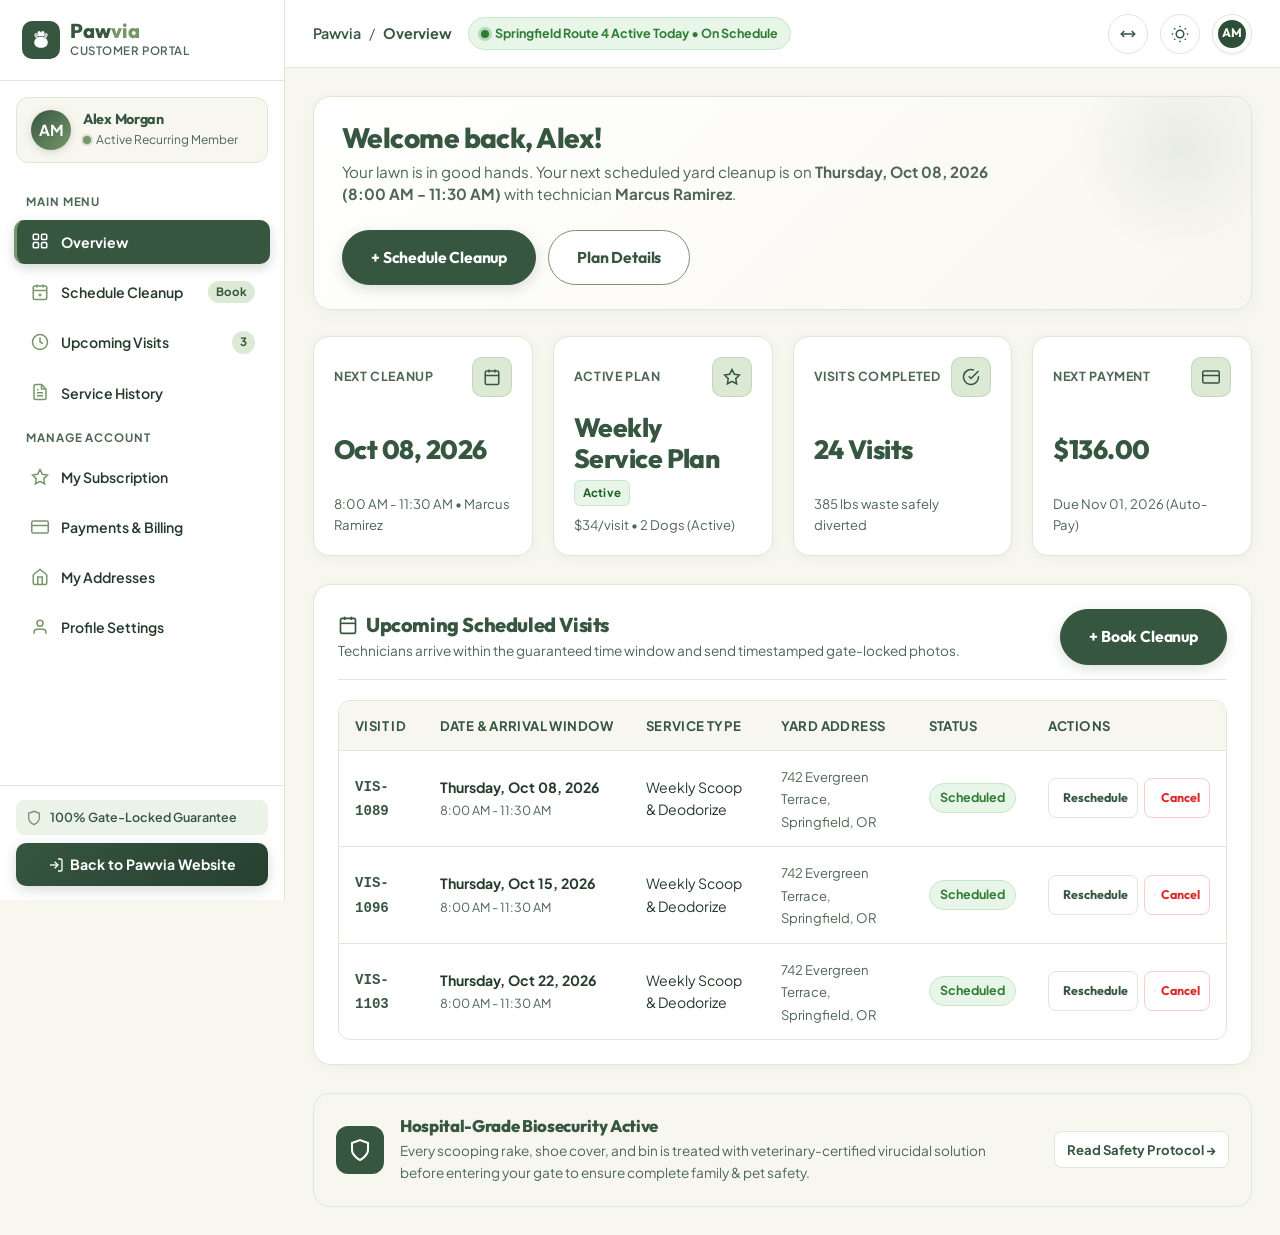
<file: dashboard.html>
<!DOCTYPE html>
<html lang="en">

<head>
  <meta charset="UTF-8">
  <meta name="viewport" content="width=device-width, initial-scale=1.0">
  <title>Customer Dashboard | Pawvia Pet Waste Removal</title>
  <meta name="description" content="Manage your recurring yard cleanup visits, track service history, update gate access notes, and review billing in the Pawvia Customer Portal.">
  <link rel="stylesheet" href="css/styles.css">
  <link rel="stylesheet" href="css/dashboard.css">
  <script src="js/theme-rtl.js"></script>
  <link rel="icon" href="assets/favicon.svg" type="image/svg+xml">
</head>

<body class="dash-page-body" id="customerDashboardRoot">

  <div class="dash-layout">

    <!-- DESKTOP / TABLET SIDEBAR -->
    <aside class="dash-sidebar" id="dashSidebar" aria-label="Customer Dashboard Navigation">
      <div class="dash-sidebar-header">
        <a href="index.html" class="dash-brand" aria-label="Pawvia Homepage">
          <div class="dash-brand-icon">
            <svg width="24" height="24" viewBox="0 0 64 64" fill="none" xmlns="http://www.w3.org/2000/svg">
              <ellipse cx="19" cy="20" rx="4.8" ry="6.8" transform="rotate(-18 19 20)" fill="currentColor" opacity="0.7" />
              <ellipse cx="27.5" cy="15" rx="5" ry="7.2" transform="rotate(-5 27.5 15)" fill="currentColor" />
              <ellipse cx="36.5" cy="15" rx="5" ry="7.2" transform="rotate(5 36.5 15)" fill="currentColor" />
              <ellipse cx="45" cy="20" rx="4.8" ry="6.8" transform="rotate(18 45 20)" fill="currentColor" opacity="0.7" />
              <path d="M32 23.5 C21 23.5 14 30.5 14 39 C14 47 21.5 52.5 32 52.5 C42.5 52.5 50 47 50 39 C50 30.5 43 23.5 32 23.5 Z" fill="currentColor" />
            </svg>
          </div>
          <div class="dash-brand-text">
            <span class="dash-brand-name">Paw<span>via</span></span>
            <span class="dash-brand-tagline">Customer Portal</span>
          </div>
        </a>
        <button type="button" class="dash-modal-close" id="dashSidebarClose" style="display: none;" aria-label="Close Sidebar">✕</button>
      </div>

      <!-- Customer Profile Mini Card -->
      <div class="dash-user-card">
        <div class="dash-user-avatar" id="dashUserAvatarInitials">AM</div>
        <div class="dash-user-meta">
          <h4 id="dashSidebarUserName">Alex Morgan</h4>
          <p><span class="status-dot"></span> Active Recurring Member</p>
        </div>
      </div>

      <!-- Sidebar Navigation Menu -->
      <nav class="dash-nav" aria-label="Dashboard Sections">
        <span class="dash-nav-section-title">Main Menu</span>

        <a href="#overview" class="dash-nav-link active" data-dash-tab="overview">
          <svg width="18" height="18" viewBox="0 0 24 24" fill="none" stroke="currentColor" stroke-width="2"><rect x="3" y="3" width="7" height="7" rx="1.5"/><rect x="14" y="3" width="7" height="7" rx="1.5"/><rect x="14" y="14" width="7" height="7" rx="1.5"/><rect x="3" y="14" width="7" height="7" rx="1.5"/></svg>
          <span>Overview</span>
        </a>

        <a href="#schedule" class="dash-nav-link" data-dash-tab="schedule">
          <svg width="18" height="18" viewBox="0 0 24 24" fill="none" stroke="currentColor" stroke-width="2"><rect x="3" y="4" width="18" height="18" rx="2" ry="2"/><line x1="16" y1="2" x2="16" y2="6"/><line x1="8" y1="2" x2="8" y2="6"/><line x1="3" y1="10" x2="21" y2="10"/><line x1="12" y1="14" x2="12" y2="18"/><line x1="10" y1="16" x2="14" y2="16"/></svg>
          <span>Schedule Cleanup</span>
          <span class="dash-nav-badge">Book</span>
        </a>

        <a href="#upcoming" class="dash-nav-link" data-dash-tab="upcoming">
          <svg width="18" height="18" viewBox="0 0 24 24" fill="none" stroke="currentColor" stroke-width="2"><circle cx="12" cy="12" r="10"/><polyline points="12 6 12 12 16 14"/></svg>
          <span>Upcoming Visits</span>
          <span class="dash-nav-badge">3</span>
        </a>

        <a href="#history" class="dash-nav-link" data-dash-tab="history">
          <svg width="18" height="18" viewBox="0 0 24 24" fill="none" stroke="currentColor" stroke-width="2"><path d="M14 2H6a2 2 0 0 0-2 2v16a2 2 0 0 0 2 2h12a2 2 0 0 0 2-2V8z"/><polyline points="14 2 14 8 20 8"/><line x1="16" y1="13" x2="8" y2="13"/><line x1="16" y1="17" x2="8" y2="17"/><polyline points="10 9 9 9 8 9"/></svg>
          <span>Service History</span>
        </a>

        <span class="dash-nav-section-title">Manage Account</span>

        <a href="#subscription" class="dash-nav-link" data-dash-tab="subscription">
          <svg width="18" height="18" viewBox="0 0 24 24" fill="none" stroke="currentColor" stroke-width="2"><path d="M12 2l3.09 6.26L22 9.27l-5 4.87 1.18 6.88L12 17.77l-6.18 3.25L7 14.14 2 9.27l6.91-1.01L12 2z"/></svg>
          <span>My Subscription</span>
        </a>

        <a href="#billing" class="dash-nav-link" data-dash-tab="billing">
          <svg width="18" height="18" viewBox="0 0 24 24" fill="none" stroke="currentColor" stroke-width="2"><rect x="1" y="4" width="22" height="16" rx="2" ry="2"/><line x1="1" y1="10" x2="23" y2="10"/></svg>
          <span>Payments &amp; Billing</span>
        </a>

        <a href="#addresses" class="dash-nav-link" data-dash-tab="addresses">
          <svg width="18" height="18" viewBox="0 0 24 24" fill="none" stroke="currentColor" stroke-width="2"><path d="M3 9l9-7 9 7v11a2 2 0 0 1-2 2H5a2 2 0 0 1-2-2z"/><polyline points="9 22 9 12 15 12 15 22"/></svg>
          <span>My Addresses</span>
        </a>

        <a href="#profile" class="dash-nav-link" data-dash-tab="profile">
          <svg width="18" height="18" viewBox="0 0 24 24" fill="none" stroke="currentColor" stroke-width="2"><path d="M20 21v-2a4 4 0 0 0-4-4H8a4 4 0 0 0-4 4v2"/><circle cx="12" cy="7" r="4"/></svg>
          <span>Profile Settings</span>
        </a>
      </nav>

      <!-- Sidebar Footer -->
      <div class="dash-sidebar-footer">
        <div class="dash-guarantee-pill">
          <svg width="16" height="16" viewBox="0 0 24 24" fill="none" stroke="currentColor" stroke-width="2"><path d="M12 22s8-4 8-10V5l-8-3-8 3v7c0 6 8 10 8 10z"/></svg>
          <span>100% Gate-Locked Guarantee</span>
        </div>
        <a href="index.html" class="dash-sidebar-cta">
          <svg width="16" height="16" viewBox="0 0 24 24" fill="none" stroke="currentColor" stroke-width="2"><path d="M15 3h4a2 2 0 0 1 2 2v14a2 2 0 0 1-2 2h-4"/><polyline points="10 17 15 12 10 7"/><line x1="15" y1="12" x2="3" y2="12"/></svg>
          <span>Back to Pawvia Website</span>
        </a>
      </div>
    </aside>

    <!-- MAIN WRAPPER -->
    <div class="dash-main-wrap">

      <!-- TOPBAR -->
      <header class="dash-topbar" role="banner">
        <div class="dash-topbar-left">
          <button type="button" class="dash-mobile-toggle" id="dashSidebarToggle" aria-label="Open Navigation Sidebar">
            <svg width="20" height="20" viewBox="0 0 24 24" fill="none" stroke="currentColor" stroke-width="2"><line x1="3" y1="12" x2="21" y2="12"/><line x1="3" y1="6" x2="21" y2="6"/><line x1="3" y1="18" x2="21" y2="18"/></svg>
          </button>
          <div class="dash-breadcrumbs">
            <a href="index.html" class="dash-crumb-home">Pawvia</a>
            <span class="dash-crumb-sep">/</span>
            <span class="dash-breadcrumbs-current" id="dashBreadcrumbCurrent">Overview</span>
          </div>
          <div class="dash-route-badge">
            <span class="dash-route-dot"></span>
            <span>Springfield Route 4 Active Today • On Schedule</span>
          </div>
        </div>

        <div class="dash-topbar-right">
          <!-- RTL Toggle Button -->
          <button type="button" class="dash-icon-btn" id="rtlToggleBtn" data-rtl-toggle aria-label="Toggle RTL Layout" title="Toggle RTL">
            <svg width="18" height="18" viewBox="0 0 24 24" fill="none" stroke="currentColor" stroke-width="2"><polyline points="17 8 21 12 17 16"/><line x1="21" y1="12" x2="9" y2="12"/><polyline points="7 16 3 12 7 8"/><line x1="3" y1="12" x2="10" y2="12"/></svg>
          </button>

          <!-- Theme Toggle Button -->
          <button type="button" class="dash-icon-btn" id="themeToggleBtn" data-theme-toggle aria-label="Toggle Dark/Light Mode" title="Toggle Theme">
            <svg class="icon-light" width="18" height="18" viewBox="0 0 24 24" fill="none" stroke="currentColor" stroke-width="2"><circle cx="12" cy="12" r="5"/><line x1="12" y1="1" x2="12" y2="3"/><line x1="12" y1="21" x2="12" y2="23"/><line x1="4.22" y1="4.22" x2="5.64" y2="5.64"/><line x1="18.36" y1="18.36" x2="19.78" y2="19.78"/><line x1="1" y1="12" x2="3" y2="12"/><line x1="21" y1="12" x2="23" y2="12"/><line x1="4.22" y1="19.78" x2="5.64" y2="18.36"/><line x1="18.36" y1="5.64" x2="19.78" y2="4.22"/></svg>
            <svg class="icon-dark" width="18" height="18" viewBox="0 0 24 24" fill="none" stroke="currentColor" stroke-width="2"><path d="M21 12.79A9 9 0 1 1 11.21 3 7 7 0 0 0 21 12.79z"/></svg>
          </button>

          <!-- User Account Dropdown Trigger (Profile Icon Only) -->
          <div class="user-menu-wrapper">
            <button type="button" class="btn-user-account" id="userMenuBtn" aria-label="User Account Menu" aria-expanded="false" title="Account Menu">
              <div class="user-avatar-placeholder">AM</div>
            </button>

            <!-- Dropdown Menu -->
            <div class="user-dropdown" id="userDropdown" role="menu">
              <div class="dropdown-header-status">
                <div class="dropdown-user-name" id="dropdownUserName">Alex Morgan</div>
                <div class="dropdown-user-sub"><span class="status-dot"></span> Active Customer</div>
              </div>
              <a href="login.html" class="dropdown-item" id="menuItemLogin" role="menuitem">
                <svg width="16" height="16" viewBox="0 0 24 24" fill="none" stroke="currentColor" stroke-width="2"><path d="M15 3h4a2 2 0 0 1 2 2v14a2 2 0 0 1-2 2h-4"/><polyline points="10 17 15 12 10 7"/><line x1="15" y1="12" x2="3" y2="12"/></svg>
                <span>Login</span>
              </a>
              <a href="signup.html" class="dropdown-item" id="menuItemSignup" role="menuitem">
                <svg width="16" height="16" viewBox="0 0 24 24" fill="none" stroke="currentColor" stroke-width="2"><path d="M16 21v-2a4 4 0 0 0-4-4H5a4 4 0 0 0-4 4v2"/><circle cx="8.5" cy="7" r="4"/><line x1="20" y1="8" x2="20" y2="14"/><line x1="23" y1="11" x2="17" y2="11"/></svg>
                <span>Sign Up</span>
              </a>
              <div class="dropdown-divider"></div>
              <a href="index.html" class="dropdown-item dropdown-item-danger" id="menuItemLogout" data-auth-action="logout" role="menuitem">
                <svg width="16" height="16" viewBox="0 0 24 24" fill="none" stroke="currentColor" stroke-width="2"><path d="M9 21H5a2 2 0 0 1-2-2V5a2 2 0 0 1 2-2h4"/><polyline points="16 17 21 12 16 7"/><line x1="21" y1="12" x2="9" y2="12"/></svg>
                <span>Sign Out</span>
              </a>
            </div>
          </div>
        </div>
      </header>

      <!-- CONTENT BODY -->
      <main class="dash-content" role="main">

        <!-- ===================================================================
             TAB SECTIONS (Interactive Switcher)
             =================================================================== -->

        <!-- TAB 1: OVERVIEW & UPCOMING VISITS -->
        <section class="dash-tab-section" id="tab-overview">

          <!-- 1. PERSONALIZED WELCOME BANNER -->
          <div class="dash-welcome-banner">
            <div class="dash-welcome-text">
              <h1 id="dashWelcomeName">Welcome back, Alex!</h1>
              <p id="dashUpcomingSummary">Your lawn is in good hands. Your next scheduled yard cleanup is on <strong>Thursday, Oct 08 (8:00 AM - 11:30 AM)</strong> with technician <strong>Marcus Ramirez</strong>.</p>
            </div>
            <div class="dash-welcome-actions">
              <button type="button" class="btn btn-primary" onclick="switchDashboardTab('schedule')">
                <span>+ Schedule Cleanup</span>
              </button>
              <button type="button" class="btn btn-secondary" onclick="switchDashboardTab('subscription')">
                <span>Plan Details</span>
              </button>
            </div>
          </div>

          <!-- 2. FOUR DASHBOARD OVERVIEW CARDS (KPIS) -->
          <div class="dash-stats-grid">
            <!-- Card 1: Next Cleanup -->
            <div class="dash-stat-card">
              <div class="dash-stat-header">
                <span class="dash-stat-title">Next Cleanup</span>
                <div class="dash-stat-icon-wrap">
                  <svg width="18" height="18" viewBox="0 0 24 24" fill="none" stroke="currentColor" stroke-width="2"><rect x="3" y="4" width="18" height="18" rx="2" ry="2"/><line x1="16" y1="2" x2="16" y2="6"/><line x1="8" y1="2" x2="8" y2="6"/><line x1="3" y1="10" x2="21" y2="10"/></svg>
                </div>
              </div>
              <div class="dash-stat-value" id="kpiNextCleanupDate">Oct 08, 2026</div>
              <div class="dash-stat-meta" id="kpiNextCleanupTech">
                8:00 AM - 11:30 AM • Marcus Ramirez
              </div>
            </div>

            <!-- Card 2: Active Subscription -->
            <div class="dash-stat-card">
              <div class="dash-stat-header">
                <span class="dash-stat-title">Active Plan</span>
                <div class="dash-stat-icon-wrap">
                  <svg width="18" height="18" viewBox="0 0 24 24" fill="none" stroke="currentColor" stroke-width="2"><path d="M12 2l3.09 6.26L22 9.27l-5 4.87 1.18 6.88L12 17.77l-6.18 3.25L7 14.14 2 9.27l6.91-1.01L12 2z"/></svg>
                </div>
              </div>
              <div class="dash-stat-value" id="kpiSubName">Weekly Scoop</div>
              <div class="dash-stat-meta">
                <span class="dash-stat-pill dash-pill-green">Active</span>
                <span id="kpiSubMeta">$34/visit • 2 Dogs</span>
              </div>
            </div>

            <!-- Card 3: Total Visits Completed -->
            <div class="dash-stat-card">
              <div class="dash-stat-header">
                <span class="dash-stat-title">Visits Completed</span>
                <div class="dash-stat-icon-wrap">
                  <svg width="18" height="18" viewBox="0 0 24 24" fill="none" stroke="currentColor" stroke-width="2"><path d="M22 11.08V12a10 10 0 1 1-5.93-9.14"/><polyline points="22 4 12 14.01 9 11.01"/></svg>
                </div>
              </div>
              <div class="dash-stat-value" id="kpiTotalVisits">24 Visits</div>
              <div class="dash-stat-meta" id="kpiTotalVisitsMeta">
                385 lbs waste safely diverted
              </div>
            </div>

            <!-- Card 4: Next Payment -->
            <div class="dash-stat-card">
              <div class="dash-stat-header">
                <span class="dash-stat-title">Next Payment</span>
                <div class="dash-stat-icon-wrap">
                  <svg width="18" height="18" viewBox="0 0 24 24" fill="none" stroke="currentColor" stroke-width="2"><rect x="1" y="4" width="22" height="16" rx="2" ry="2"/><line x1="1" y1="10" x2="23" y2="10"/></svg>
                </div>
              </div>
              <div class="dash-stat-value" id="kpiNextPayment">$136.00</div>
              <div class="dash-stat-meta" id="kpiNextPaymentMeta">
                Due Nov 01, 2026 (Auto-Pay)
              </div>
            </div>
          </div>
          <div class="dash-card">
            <div class="dash-card-header">
              <div class="dash-card-header-left">
                <h3 class="dash-card-title">
                  <svg width="20" height="20" viewBox="0 0 24 24" fill="none" stroke="currentColor" stroke-width="2"><rect x="3" y="4" width="18" height="18" rx="2" ry="2"/><line x1="16" y1="2" x2="16" y2="6"/><line x1="8" y1="2" x2="8" y2="6"/><line x1="3" y1="10" x2="21" y2="10"/></svg>
                  Upcoming Scheduled Visits
                </h3>
                <p class="dash-card-subtitle">Technicians arrive within the guaranteed time window and send timestamped gate-locked photos.</p>
              </div>
              <button type="button" class="btn btn-primary" onclick="switchDashboardTab('schedule')">+ Book Cleanup</button>
            </div>

            <div class="dash-table-wrapper">
              <table class="dash-table" aria-label="Upcoming Cleanups">
                <thead>
                  <tr>
                    <th>Visit ID</th>
                    <th>Date &amp; Arrival Window</th>
                    <th>Service Type</th>
                    <th>Yard Address</th>
                    <th>Status</th>
                    <th>Actions</th>
                  </tr>
                </thead>
                <tbody id="upcomingVisitsTableBody">
                  <!-- Rendered dynamically by js/dashboard.js -->
                </tbody>
              </table>
            </div>
          </div>

          <!-- Yard Health & Biosecurity Assurance Card -->
          <div style="background-color: var(--color-warm-cream); border: 1.5px solid var(--color-border); border-radius: 16px; padding: 22px; display: flex; align-items: center; justify-content: space-between; gap: 20px; flex-wrap: wrap;">
            <div style="display: flex; align-items: center; gap: 16px;">
              <div style="width: 48px; height: 48px; border-radius: 12px; background-color: var(--color-forest-green); color: white; display: flex; align-items: center; justify-content: center; flex-shrink: 0;">
                <svg width="24" height="24" viewBox="0 0 24 24" fill="none" stroke="currentColor" stroke-width="2"><path d="M12 22s8-4 8-10V5l-8-3-8 3v7c0 6 8 10 8 10z"/></svg>
              </div>
              <div>
                <h4 style="margin: 0; font-size: 1.05rem; color: var(--color-forest-green); font-weight: 800;">Hospital-Grade Biosecurity Active</h4>
                <p style="margin: 4px 0 0; font-size: 0.85rem; color: var(--color-forest-muted); max-width: 600px;">Every scooping rake, shoe cover, and bin is treated with veterinary-certified virucidal solution before entering your gate to ensure complete family &amp; pet safety.</p>
              </div>
            </div>
            <a href="about.html" class="btn-dash-sm">Read Safety Protocol →</a>
          </div>
        </section>

        <!-- TAB 2: SCHEDULE CLEANUP SECTION -->
        <section class="dash-tab-section" id="tab-schedule" style="display: none;">
          <div class="dash-card">
            <div class="dash-card-header">
              <div class="dash-card-header-left">
                <h3 class="dash-card-title">Schedule a Yard Cleanup Visit</h3>
                <p class="dash-card-subtitle">Choose your preferred date, arrival window, frequency, and custom yard access instructions.</p>
              </div>
            </div>

            <form id="scheduleCleanupForm">
              <div class="dash-form-grid">
                <!-- Cleanup Frequency -->
                <div class="dash-form-group dash-form-full">
                  <label class="dash-form-label">Service Frequency &amp; Pricing Tier</label>
                  <div class="dash-radio-group">
                    <div class="dash-radio-card active">
                      <input type="radio" name="frequency" value="weekly" checked style="display: none;">
                      <span class="dash-radio-title">Weekly Scoop</span>
                      <span class="dash-radio-desc">Best for 1-2 dogs • Most popular</span>
                      <span class="dash-radio-price">$34.00 / visit</span>
                    </div>
                    <div class="dash-radio-card">
                      <input type="radio" name="frequency" value="biweekly" style="display: none;">
                      <span class="dash-radio-title">Bi-Weekly Scoop</span>
                      <span class="dash-radio-desc">Every other week schedule</span>
                      <span class="dash-radio-price">$44.00 / visit</span>
                    </div>
                    <div class="dash-radio-card">
                      <input type="radio" name="frequency" value="onetime" style="display: none;">
                      <span class="dash-radio-title">One-Time Overhaul</span>
                      <span class="dash-radio-desc">Spring thaw / move-out clean</span>
                      <span class="dash-radio-price">$79.00 flat</span>
                    </div>
                  </div>
                </div>

                <!-- Service Date -->
                <div class="dash-form-group">
                  <label class="dash-form-label" for="schedDate">Preferred Service Date *</label>
                  <input type="date" class="dash-input" id="schedDate" required>
                </div>

                <!-- Time Slot -->
                <div class="dash-form-group">
                  <label class="dash-form-label" for="schedTimeSlot">Preferred Arrival Window *</label>
                  <select class="dash-select" id="schedTimeSlot" required>
                    <option value="8:00 AM - 11:30 AM">Morning (8:00 AM – 11:30 AM)</option>
                    <option value="11:30 AM - 2:30 PM">Midday (11:30 AM – 2:30 PM)</option>
                    <option value="2:30 PM - 6:00 PM">Afternoon (2:30 PM – 6:00 PM)</option>
                  </select>
                </div>

                <!-- Service Address -->
                <div class="dash-form-group">
                  <label class="dash-form-label" for="schedServiceAddress">Service Yard Location *</label>
                  <select class="dash-select" id="schedServiceAddress" required>
                    <!-- Populated dynamically from saved addresses -->
                  </select>
                </div>

                <!-- Number of Dogs -->
                <div class="dash-form-group">
                  <label class="dash-form-label" for="schedDogsCount">Number of Dogs in Yard</label>
                  <select class="dash-select" id="schedDogsCount">
                    <option value="1">1 Dog</option>
                    <option value="2" selected>2 Dogs</option>
                    <option value="3">3 Dogs (+ $8/visit)</option>
                    <option value="4">4+ Dogs (Multi-pet)</option>
                  </select>
                </div>

                <!-- Special Instructions -->
                <div class="dash-form-group dash-form-full">
                  <label class="dash-form-label" for="schedInstructions">Gate Access Notes &amp; Special Pet Instructions</label>
                  <textarea class="dash-textarea" id="schedInstructions" rows="3" placeholder="e.g. Side gate code is #4192. Please make sure the latch clicks shut. Charlie the Golden Retriever is friendly and loves belly rubs!"></textarea>
                </div>
              </div>

              <!-- Booking summary & confirm button -->
              <div style="margin-top: 24px; padding-top: 20px; border-top: 1.5px solid var(--color-border); display: flex; align-items: center; justify-content: space-between; flex-wrap: wrap; gap: 16px;">
                <div>
                  <span style="font-size: 0.85rem; color: var(--color-forest-muted);">Estimated Visit Cost:</span>
                  <div style="font-family: var(--font-heading); font-size: 1.6rem; font-weight: 800; color: var(--color-forest-green);" id="schedPricePreview">$34.00</div>
                  <span style="font-size: 0.75rem; color: var(--color-leaf-green); font-weight: 700;">✓ Includes Bio-Shield Sanitization &amp; Odor Spray</span>
                </div>
                <button type="submit" class="btn btn-primary" style="padding: 14px 28px; font-size: 1rem;">
                  <span>Confirm &amp; Schedule Cleanup</span>
                </button>
              </div>
            </form>
          </div>
        </section>

        <!-- TAB 3: UPCOMING VISITS (Detailed View) -->
        <section class="dash-tab-section" id="tab-upcoming" style="display: none;">
          <div class="dash-card">
            <div class="dash-card-header">
              <div class="dash-card-header-left">
                <h3 class="dash-card-title">Manage Scheduled Cleanups</h3>
                <p class="dash-card-subtitle">Need to reschedule or cancel a visit? You can make adjustments online up to 2 hours before arrival.</p>
              </div>
              <button type="button" class="btn btn-primary" onclick="switchDashboardTab('schedule')">+ Book New Visit</button>
            </div>

            <div class="dash-table-wrapper">
              <table class="dash-table" aria-label="Upcoming Cleanups List">
                <thead>
                  <tr>
                    <th>Visit ID</th>
                    <th>Date &amp; Time Window</th>
                    <th>Service Type</th>
                    <th>Yard Address</th>
                    <th>Status</th>
                    <th>Actions</th>
                  </tr>
                </thead>
                <tbody id="upcomingVisitsTableBody2">
                  <!-- Mirrored / dynamically populated -->
                </tbody>
              </table>
            </div>
          </div>
        </section>

        <!-- TAB 4: SERVICE HISTORY SECTION -->
        <section class="dash-tab-section" id="tab-history" style="display: none;">
          <div class="dash-card">
            <div class="dash-card-header">
              <div class="dash-card-header-left">
                <h3 class="dash-card-title">Completed Cleanups &amp; Gate Verification</h3>
                <p class="dash-card-subtitle">Review previous visits, technician biosecurity notes, and timestamped gate-lock verification logs.</p>
              </div>
            </div>

            <div class="dash-table-wrapper">
              <table class="dash-table" aria-label="Service History">
                <thead>
                  <tr>
                    <th>Visit ID</th>
                    <th>Date</th>
                    <th>Scooper</th>
                    <th>Service Notes &amp; Biosecurity</th>
                    <th>Rating</th>
                    <th>Receipt</th>
                  </tr>
                </thead>
                <tbody id="serviceHistoryTableBody">
                  <!-- Rendered dynamically -->
                </tbody>
              </table>
            </div>
          </div>
        </section>

        <!-- TAB 5: MY SUBSCRIPTION SECTION -->
        <section class="dash-tab-section" id="tab-subscription" style="display: none;">
          <div class="dash-card">
            <div class="dash-card-header">
              <div class="dash-card-header-left">
                <h3 class="dash-card-title">Recurring Subscription Plan</h3>
                <p class="dash-card-subtitle">Manage your weekly or bi-weekly yard waste removal schedule with zero long-term contracts.</p>
              </div>
              <span class="badge-status badge-status-active" id="subPlanStatus">Active</span>
            </div>

            <div class="sub-plan-box">
              <div class="sub-plan-header">
                <div>
                  <h4 style="margin: 0; font-size: 1.35rem; font-weight: 800; color: var(--color-forest-green);" id="subPlanName">Weekly Scoop &amp; Sanitize</h4>
                  <p style="margin: 4px 0 0; font-size: 0.9rem; color: var(--color-forest-muted);" id="subPlanDogs">2 Dogs (Charlie &amp; Bella)</p>
                </div>
                <div style="text-align: right;">
                  <div style="font-family: var(--font-heading); font-size: 1.6rem; font-weight: 800; color: var(--color-forest-green);" id="subPlanPrice">$34.00 / visit ($136.00 / mo)</div>
                  <span style="font-size: 0.8rem; color: var(--color-forest-muted);">Next auto-renewal: <strong id="subPlanRenewal">Nov 01, 2026</strong></span>
                </div>
              </div>

              <div style="margin: 18px 0; border-top: 1px solid var(--color-border); padding-top: 16px;">
                <strong style="font-size: 0.9rem; color: var(--color-forest-green);">Included with Every Pawvia Visit:</strong>
                <ul class="sub-feature-list">
                  <li class="sub-feature-item">
                    <svg width="18" height="18" viewBox="0 0 24 24" fill="none" stroke="currentColor" stroke-width="2.5"><polyline points="20 6 9 17 4 12"/></svg>
                    <span>Full front, side &amp; back yard waste sweep</span>
                  </li>
                  <li class="sub-feature-item">
                    <svg width="18" height="18" viewBox="0 0 24 24" fill="none" stroke="currentColor" stroke-width="2.5"><polyline points="20 6 9 17 4 12"/></svg>
                    <span>Bio-Shield veterinary disinfectant between yards</span>
                  </li>
                  <li class="sub-feature-item">
                    <svg width="18" height="18" viewBox="0 0 24 24" fill="none" stroke="currentColor" stroke-width="2.5"><polyline points="20 6 9 17 4 12"/></svg>
                    <span>Timestamped gate latch verification photo text</span>
                  </li>
                  <li class="sub-feature-item">
                    <svg width="18" height="18" viewBox="0 0 24 24" fill="none" stroke="currentColor" stroke-width="2.5"><polyline points="20 6 9 17 4 12"/></svg>
                    <span>Organic peppermint lawn deodorizer spray</span>
                  </li>
                  <li class="sub-feature-item">
                    <svg width="18" height="18" viewBox="0 0 24 24" fill="none" stroke="currentColor" stroke-width="2.5"><polyline points="20 6 9 17 4 12"/></svg>
                    <span>100% Satisfaction Guarantee (Free 24h re-scoop)</span>
                  </li>
                  <li class="sub-feature-item">
                    <svg width="18" height="18" viewBox="0 0 24 24" fill="none" stroke="currentColor" stroke-width="2.5"><polyline points="20 6 9 17 4 12"/></svg>
                    <span>Zero contract commitments — pause or cancel anytime</span>
                  </li>
                </ul>
              </div>

              <!-- Action buttons -->
              <div class="btn-action-group" style="padding-top: 14px; border-top: 1px solid var(--color-border); flex-wrap: wrap;">
                <button type="button" class="btn btn-primary" onclick="openChangePlanModal()">Upgrade / Change Plan</button>
                <button type="button" class="btn btn-secondary" id="btnPauseSub" onclick="togglePauseSubscription()">Pause Subscription</button>
                <button type="button" class="btn-dash-sm btn-dash-danger" onclick="togglePauseSubscription()">Cancel Plan</button>
              </div>
            </div>
          </div>
        </section>

        <!-- TAB 6: PAYMENTS & BILLING SECTION -->
        <section class="dash-tab-section" id="tab-billing" style="display: none;">
          <div class="dash-card">
            <div class="dash-card-header">
              <div class="dash-card-header-left">
                <h3 class="dash-card-title">Billing &amp; Payment History</h3>
                <p class="dash-card-subtitle">Transparent invoices and hassle-free automatic monthly billing for your weekly cleanup schedule.</p>
              </div>
              <button type="button" class="btn-dash-sm btn-dash-primary" onclick="openAddCardModal()">+ Add Payment Card</button>
            </div>

            <!-- Saved cards -->
            <div style="margin-bottom: 24px;">
              <h4 style="margin: 0 0 12px; font-size: 0.95rem; color: var(--color-forest-green);">Saved Payment Methods</h4>
              <div id="savedPaymentCardsList" style="display: grid; grid-template-columns: repeat(2, 1fr); gap: 14px;">
                <!-- Populated dynamically -->
              </div>
            </div>

            <!-- Invoices table -->
            <h4 style="margin: 0 0 12px; font-size: 0.95rem; color: var(--color-forest-green);">Transaction Invoices</h4>
            <div class="dash-table-wrapper">
              <table class="dash-table" aria-label="Payment Transactions">
                <thead>
                  <tr>
                    <th>Invoice ID</th>
                    <th>Date</th>
                    <th>Coverage Period</th>
                    <th>Amount</th>
                    <th>Method</th>
                    <th>Status</th>
                    <th>Invoice</th>
                  </tr>
                </thead>
                <tbody id="paymentsTableBody">
                  <!-- Rendered dynamically -->
                </tbody>
              </table>
            </div>
          </div>
        </section>

        <!-- TAB 7: MY ADDRESSES SECTION -->
        <section class="dash-tab-section" id="tab-addresses" style="display: none;">
          <div class="dash-card">
            <div class="dash-card-header">
              <div class="dash-card-header-left">
                <h3 class="dash-card-title">Service Locations &amp; Gate Codes</h3>
                <p class="dash-card-subtitle">Manage residential yard addresses, gate lock combinations, and scooper access instructions.</p>
              </div>
              <button type="button" class="btn btn-primary" onclick="openAddAddressModal()">+ Add New Yard Location</button>
            </div>

            <div class="dash-address-grid" id="addressCardsGrid">
              <!-- Rendered dynamically -->
            </div>
          </div>
        </section>

        <!-- TAB 8: PROFILE SETTINGS SECTION -->
        <section class="dash-tab-section" id="tab-profile" style="display: none;">
          <div class="dash-card">
            <div class="dash-card-header">
              <div class="dash-card-header-left">
                <h3 class="dash-card-title">Customer Profile &amp; Contact Info</h3>
                <p class="dash-card-subtitle">Keep your contact phone updated to ensure you receive automatic gate-locked photo notifications.</p>
              </div>
            </div>

            <form id="profileSettingsForm">
              <div class="dash-form-grid">
                <div class="dash-form-group">
                  <label class="dash-form-label" for="profileFullName">Full Customer Name</label>
                  <input type="text" class="dash-input" id="profileFullName" value="Alex Morgan" required>
                </div>

                <div class="dash-form-group">
                  <label class="dash-form-label" for="profileEmail">Email Address (Invoices &amp; Receipts)</label>
                  <input type="email" class="dash-input" id="profileEmail" value="alex.morgan@example.com" required>
                </div>

                <div class="dash-form-group">
                  <label class="dash-form-label" for="profilePhone">Mobile Phone (For Arrival &amp; Gate Photo Texts)</label>
                  <input type="tel" class="dash-input" id="profilePhone" value="(555) 234-8971" required>
                </div>

                <div class="dash-form-group">
                  <label class="dash-form-label" for="profilePassword">Change Password</label>
                  <input type="password" class="dash-input" id="profilePassword" placeholder="Enter new password (optional)">
                </div>

                <div class="dash-form-group dash-form-full">
                  <label class="dash-form-label" for="profileGateNotes">Default Gate Latch &amp; Pet Safety Warning</label>
                  <textarea class="dash-textarea" id="profileGateNotes" rows="2"></textarea>
                </div>

                <!-- Notification checkboxes -->
                <div class="dash-form-group dash-form-full">
                  <label class="dash-form-label">Visit Text &amp; Notification Preferences</label>
                  <div style="display: flex; flex-direction: column; gap: 10px; margin-top: 6px;">
                    <label style="display: flex; align-items: center; gap: 8px; font-size: 0.88rem; cursor: pointer;">
                      <input type="checkbox" id="chkSmsPhoto" checked>
                      <span>Text me a timestamped photo of the closed and locked gate after every single visit</span>
                    </label>
                    <label style="display: flex; align-items: center; gap: 8px; font-size: 0.88rem; cursor: pointer;">
                      <input type="checkbox" id="chkSmsEta" checked>
                      <span>Text me a 15-minute arrival ETA alert when the scooper is en route</span>
                    </label>
                    <label style="display: flex; align-items: center; gap: 8px; font-size: 0.88rem; cursor: pointer;">
                      <input type="checkbox" id="chkEmailReceipts" checked>
                      <span>Email monthly billing statements and payment receipts</span>
                    </label>
                  </div>
                </div>
              </div>

              <div style="margin-top: 24px; padding-top: 18px; border-top: 1.5px solid var(--color-border); display: flex; justify-content: flex-end;">
                <button type="submit" class="btn btn-primary" style="padding: 12px 26px;">Save Profile Changes</button>
              </div>
            </form>
          </div>
        </section>

      </main>
    </div>
  </div>

  <!-- =========================================================================
       MODALS SYSTEM
       ========================================================================= -->

  <!-- 1. RESCHEDULE VISIT MODAL -->
  <div class="dash-modal-overlay" id="rescheduleModal" role="dialog" aria-modal="true" aria-labelledby="rescheduleModalTitle">
    <div class="dash-modal-box">
      <div class="dash-modal-header">
        <h3 id="rescheduleModalTitle">Reschedule Yard Cleanup</h3>
        <button type="button" class="dash-modal-close" data-dash-modal-close aria-label="Close">✕</button>
      </div>
      <form id="rescheduleForm">
        <div class="dash-modal-body">
          <p id="rescheduleVisitInfo" style="margin: 0 0 16px; font-size: 0.9rem; color: var(--color-forest-muted);"></p>
          <div class="dash-form-group" style="margin-bottom: 14px;">
            <label class="dash-form-label" for="rescheduleDate">New Cleanup Date *</label>
            <input type="date" class="dash-input" id="rescheduleDate" required>
          </div>
          <div class="dash-form-group">
            <label class="dash-form-label" for="rescheduleWindow">Preferred Time Slot *</label>
            <select class="dash-select" id="rescheduleWindow" required>
              <option value="8:00 AM - 11:30 AM">Morning (8:00 AM – 11:30 AM)</option>
              <option value="11:30 AM - 2:30 PM">Midday (11:30 AM – 2:30 PM)</option>
              <option value="2:30 PM - 6:00 PM">Afternoon (2:30 PM – 6:00 PM)</option>
            </select>
          </div>
        </div>
        <div class="dash-modal-footer">
          <button type="button" class="btn-dash-sm" data-dash-modal-close>Back</button>
          <button type="submit" class="btn btn-primary">Save New Date</button>
        </div>
      </form>
    </div>
  </div>

  <!-- 2. CANCEL VISIT MODAL -->
  <div class="dash-modal-overlay" id="cancelVisitModal" role="dialog" aria-modal="true" aria-labelledby="cancelVisitTitle">
    <div class="dash-modal-box">
      <div class="dash-modal-header">
        <h3 id="cancelVisitTitle">Cancel Scheduled Visit</h3>
        <button type="button" class="dash-modal-close" data-dash-modal-close aria-label="Close">✕</button>
      </div>
      <form id="cancelVisitForm">
        <div class="dash-modal-body">
          <p id="cancelVisitInfo" style="margin: 0 0 16px; font-size: 0.92rem; color: var(--color-forest-text); line-height: 1.5;"></p>
          <div class="dash-form-group">
            <label class="dash-form-label" for="cancelReason">Reason for cancellation (optional)</label>
            <select class="dash-select" id="cancelReason">
              <option value="traveling">Traveling / Out of town</option>
              <option value="lawn-mowed">Yard undergoing landscaping</option>
              <option value="weather">Severe local weather</option>
              <option value="other">Other reason</option>
            </select>
          </div>
        </div>
        <div class="dash-modal-footer">
          <button type="button" class="btn-dash-sm" data-dash-modal-close>Keep Visit</button>
          <button type="submit" class="btn-dash-sm btn-dash-danger" style="padding: 10px 18px;">Confirm Cancellation</button>
        </div>
      </form>
    </div>
  </div>

  <!-- 3. INVOICE MODAL -->
  <div class="dash-modal-overlay" id="invoiceModal" role="dialog" aria-modal="true" aria-labelledby="invoiceModalTitle">
    <div class="dash-modal-box" style="max-width: 640px;">
      <div class="dash-modal-header">
        <h3 id="invoiceModalTitle">Pawvia Service Invoice</h3>
        <button type="button" class="dash-modal-close" data-dash-modal-close aria-label="Close">✕</button>
      </div>
      <div class="dash-modal-body" id="invoiceModalBody">
        <!-- Rendered dynamically -->
      </div>
      <div class="dash-modal-footer">
        <button type="button" class="btn-dash-sm" onclick="window.print()">
          <svg width="14" height="14" viewBox="0 0 24 24" fill="none" stroke="currentColor" stroke-width="2"><polyline points="6 9 6 2 18 2 18 9"/><path d="M6 18H4a2 2 0 0 1-2-2v-5a2 2 0 0 1 2-2h16a2 2 0 0 1 2 2v5a2 2 0 0 1-2 2h-2"/><rect x="6" y="14" width="12" height="8"/></svg>
          Print Invoice
        </button>
        <button type="button" class="btn btn-primary" data-dash-modal-close>Done</button>
      </div>
    </div>
  </div>

  <!-- 4. CHANGE PLAN MODAL -->
  <div class="dash-modal-overlay" id="changePlanModal" role="dialog" aria-modal="true" aria-labelledby="changePlanTitle">
    <div class="dash-modal-box">
      <div class="dash-modal-header">
        <h3 id="changePlanTitle">Upgrade or Change Plan</h3>
        <button type="button" class="dash-modal-close" data-dash-modal-close aria-label="Close">✕</button>
      </div>
      <form id="changePlanForm">
        <div class="dash-modal-body">
          <p style="margin: 0 0 16px; font-size: 0.88rem; color: var(--color-forest-muted);">Select the service frequency that fits your dogs. Changes take effect on your next scheduled billing cycle.</p>
          <div class="dash-form-group">
            <label class="dash-form-label" for="selectNewPlan">Choose New Plan Tier</label>
            <select class="dash-select" id="selectNewPlan">
              <option value="weekly-1">Weekly Scoop — 1 Dog ($28/visit • $112/mo)</option>
              <option value="weekly-2" selected>Weekly Scoop &amp; Sanitize — 2 Dogs ($34/visit • $136/mo)</option>
              <option value="weekly-3">Weekly Premium — 3+ Dogs ($42/visit • $168/mo)</option>
              <option value="biweekly">Bi-Weekly Yard Service ($44/visit • $88/mo)</option>
            </select>
          </div>
        </div>
        <div class="dash-modal-footer">
          <button type="button" class="btn-dash-sm" data-dash-modal-close>Cancel</button>
          <button type="submit" class="btn btn-primary">Update Plan</button>
        </div>
      </form>
    </div>
  </div>

  <!-- 5. ADD ADDRESS MODAL -->
  <div class="dash-modal-overlay" id="addAddressModal" role="dialog" aria-modal="true" aria-labelledby="addAddrTitle">
    <div class="dash-modal-box">
      <div class="dash-modal-header">
        <h3 id="addAddrTitle">Add New Yard Service Location</h3>
        <button type="button" class="dash-modal-close" data-dash-modal-close aria-label="Close">✕</button>
      </div>
      <form id="addAddressForm">
        <div class="dash-modal-body">
          <div class="dash-form-group" style="margin-bottom: 12px;">
            <label class="dash-form-label" for="newAddrLabel">Yard Label (e.g. Vacation Home, Cottage)</label>
            <input type="text" class="dash-input" id="newAddrLabel" required placeholder="Primary Yard">
          </div>
          <div class="dash-form-group" style="margin-bottom: 12px;">
            <label class="dash-form-label" for="newAddrStreet">Street Address</label>
            <input type="text" class="dash-input" id="newAddrStreet" required placeholder="123 Oak Street">
          </div>
          <div style="display: grid; grid-template-columns: 2fr 1fr 1fr; gap: 10px; margin-bottom: 12px;">
            <div class="dash-form-group">
              <label class="dash-form-label" for="newAddrCity">City</label>
              <input type="text" class="dash-input" id="newAddrCity" value="Springfield">
            </div>
            <div class="dash-form-group">
              <label class="dash-form-label" for="newAddrState">State</label>
              <input type="text" class="dash-input" id="newAddrState" value="OR">
            </div>
            <div class="dash-form-group">
              <label class="dash-form-label" for="newAddrZip">ZIP</label>
              <input type="text" class="dash-input" id="newAddrZip" value="97477">
            </div>
          </div>
          <div class="dash-form-group" style="margin-bottom: 12px;">
            <label class="dash-form-label" for="newAddrGate">Gate Location &amp; Lock Code</label>
            <input type="text" class="dash-input" id="newAddrGate" placeholder="e.g. Left wooden gate, padlock code #5521">
          </div>
          <div class="dash-form-group">
            <label class="dash-form-label" for="newAddrNotes">Access Instructions</label>
            <textarea class="dash-textarea" id="newAddrNotes" rows="2" placeholder="e.g. Watch out for Rocky the Boxer. Latch sticks slightly."></textarea>
          </div>
        </div>
        <div class="dash-modal-footer">
          <button type="button" class="btn-dash-sm" data-dash-modal-close>Cancel</button>
          <button type="submit" class="btn btn-primary">Save Address</button>
        </div>
      </form>
    </div>
  </div>

  <!-- 6. ADD CARD MODAL -->
  <div class="dash-modal-overlay" id="addCardModal" role="dialog" aria-modal="true" aria-labelledby="addCardTitle">
    <div class="dash-modal-box">
      <div class="dash-modal-header">
        <h3 id="addCardTitle">Add Payment Method</h3>
        <button type="button" class="dash-modal-close" data-dash-modal-close aria-label="Close">✕</button>
      </div>
      <form id="addCardForm">
        <div class="dash-modal-body">
          <div class="dash-form-group" style="margin-bottom: 12px;">
            <label class="dash-form-label" for="cardName">Cardholder Name</label>
            <input type="text" class="dash-input" id="cardName" value="Alex Morgan" required>
          </div>
          <div class="dash-form-group" style="margin-bottom: 12px;">
            <label class="dash-form-label" for="cardNum">Card Number</label>
            <input type="text" class="dash-input" id="cardNum" placeholder="•••• •••• •••• 4242" required maxlength="19">
          </div>
          <div style="display: grid; grid-template-columns: 1fr 1fr; gap: 12px;">
            <div class="dash-form-group">
              <label class="dash-form-label" for="cardExp">Expiry Date (MM/YY)</label>
              <input type="text" class="dash-input" id="cardExp" placeholder="10/28" required maxlength="5">
            </div>
            <div class="dash-form-group">
              <label class="dash-form-label" for="cardCvv">Security CVV</label>
              <input type="password" class="dash-input" id="cardCvv" placeholder="123" required maxlength="4">
            </div>
          </div>
        </div>
        <div class="dash-modal-footer">
          <button type="button" class="btn-dash-sm" data-dash-modal-close>Cancel</button>
          <button type="submit" class="btn btn-primary">Save Card</button>
        </div>
      </form>
    </div>
  </div>

  <!-- Toast Notification Container -->
  <div class="dash-toast-container" id="dashToastContainer"></div>

  <script src="js/dashboard.js"></script>
</body>
</html>
</file>
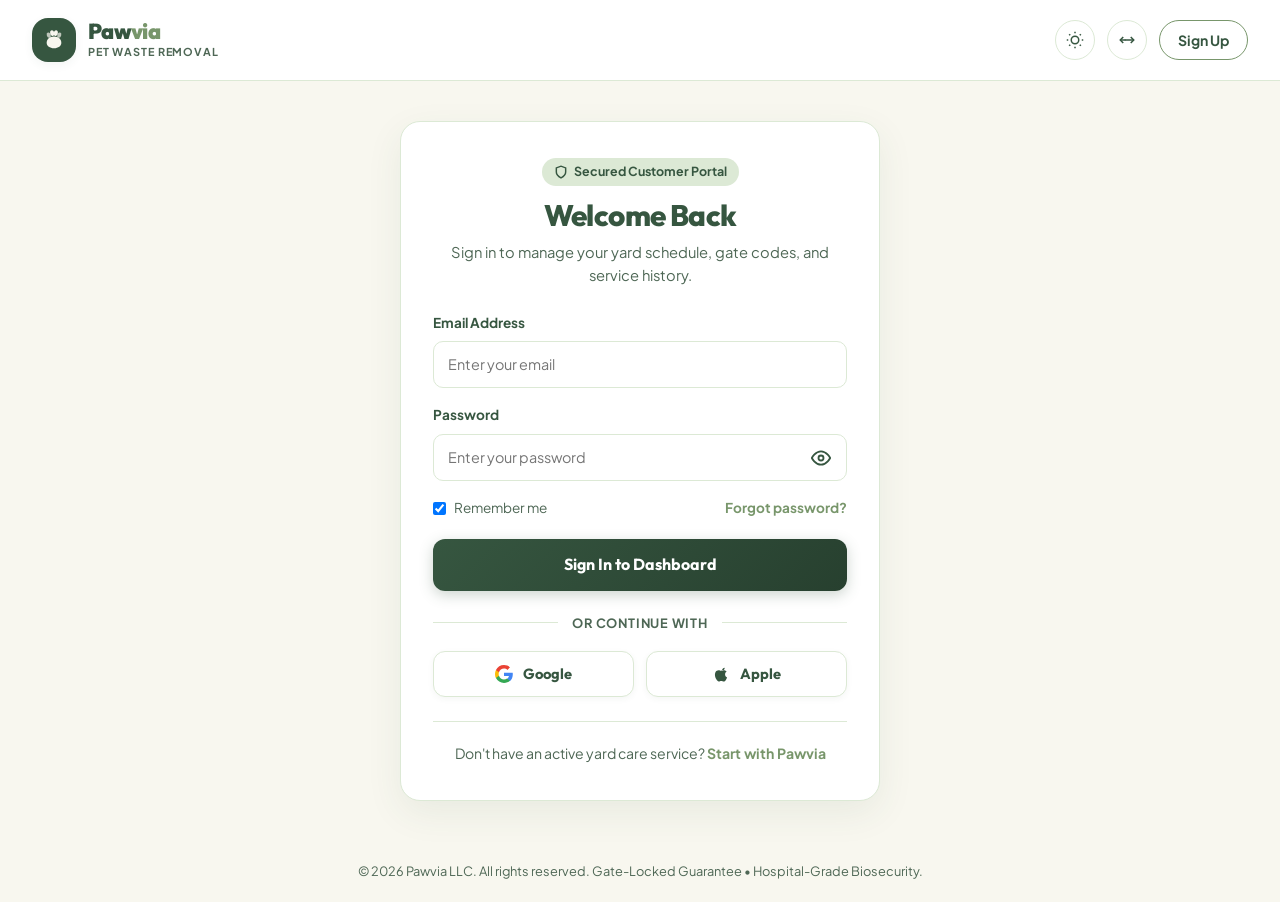
<file: login.html>
<!DOCTYPE html>
<html lang="en">

<head>
  <meta charset="UTF-8">
  <meta name="viewport" content="width=device-width, initial-scale=1.0">
  <title>Customer Login | Pawvia Pet Waste Removal</title>
  <meta name="description" content="Sign in to your Pawvia account to manage scheduled cleanups, review gate-locked photos, and update your pet profile.">
  <link rel="stylesheet" href="css/styles.css">
  <link rel="stylesheet" href="css/dashboard.css">
  <script src="js/theme-rtl.js"></script>
  <link rel="icon" href="assets/favicon.svg" type="image/svg+xml">
</head>

<body class="auth-page-container">

  <!-- Header -->
  <header class="auth-header" role="banner">
    <a href="index.html" class="logo" aria-label="Pawvia Homepage">
      <div class="logo-icon">
        <svg width="26" height="26" viewBox="0 0 64 64" fill="none" xmlns="http://www.w3.org/2000/svg">
          <ellipse cx="19" cy="20" rx="4.8" ry="6.8" transform="rotate(-18 19 20)" fill="currentColor" opacity="0.7" />
          <ellipse cx="27.5" cy="15" rx="5" ry="7.2" transform="rotate(-5 27.5 15)" fill="currentColor" />
          <ellipse cx="36.5" cy="15" rx="5" ry="7.2" transform="rotate(5 36.5 15)" fill="currentColor" />
          <ellipse cx="45" cy="20" rx="4.8" ry="6.8" transform="rotate(18 45 20)" fill="currentColor" opacity="0.7" />
          <path d="M32 23.5 C21 23.5 14 30.5 14 39 C14 47 21.5 52.5 32 52.5 C42.5 52.5 50 47 50 39 C50 30.5 43 23.5 32 23.5 Z" fill="currentColor" />
        </svg>
      </div>
      <div class="logo-text-group">
        <span class="logo-title">Paw<span>via</span></span>
        <span class="logo-tagline">Pet Waste Removal</span>
      </div>
    </a>

    <div style="display: flex; align-items: center; gap: 12px;">
      <!-- Theme Toggle Button -->
      <button type="button" class="header-icon-btn" id="themeToggleBtn" data-theme-toggle aria-label="Toggle Dark/Light Theme" title="Toggle Theme">
        <svg class="icon-light" viewBox="0 0 24 24" fill="none" stroke="currentColor" stroke-width="2"><circle cx="12" cy="12" r="5"/><line x1="12" y1="1" x2="12" y2="3"/><line x1="12" y1="21" x2="12" y2="23"/><line x1="4.22" y1="4.22" x2="5.64" y2="5.64"/><line x1="18.36" y1="18.36" x2="19.78" y2="19.78"/><line x1="1" y1="12" x2="3" y2="12"/><line x1="21" y1="12" x2="23" y2="12"/><line x1="4.22" y1="19.78" x2="5.64" y2="18.36"/><line x1="18.36" y1="5.64" x2="19.78" y2="4.22"/></svg>
        <svg class="icon-dark" viewBox="0 0 24 24" fill="none" stroke="currentColor" stroke-width="2"><path d="M21 12.79A9 9 0 1 1 11.21 3 7 7 0 0 0 21 12.79z"/></svg>
      </button>

      <!-- RTL Toggle Button -->
      <button type="button" class="header-icon-btn" id="rtlToggleBtn" data-rtl-toggle aria-label="Toggle RTL/LTR" title="Toggle RTL">
        <svg viewBox="0 0 24 24" fill="none" stroke="currentColor" stroke-width="2"><polyline points="17 8 21 12 17 16"/><line x1="21" y1="12" x2="9" y2="12"/><polyline points="7 16 3 12 7 8"/><line x1="3" y1="12" x2="10" y2="12"/></svg>
      </button>

      <a href="signup.html" class="btn btn-secondary btn-sm">Sign Up</a>
    </div>
  </header>

  <!-- Login Card Form -->
  <main class="auth-main" role="main">
    <div class="auth-card">
      <div class="auth-card-header">
        <div class="auth-badge">
          <svg width="14" height="14" viewBox="0 0 24 24" fill="none" stroke="currentColor" stroke-width="2.5"><path d="M12 22s8-4 8-10V5l-8-3-8 3v7c0 6 8 10 8 10z"/></svg>
          <span>Secured Customer Portal</span>
        </div>
        <h1 class="auth-title">Welcome Back</h1>
        <p class="auth-subtitle">Sign in to manage your yard schedule, gate codes, and service history.</p>
      </div>

      <form id="loginForm">
        <div class="dash-form-group" style="margin-bottom: 16px;">
          <label class="dash-form-label" for="loginEmail">Email Address</label>
          <input type="email" class="dash-input" id="loginEmail" required placeholder="Enter your email" autocomplete="off" value="">
        </div>

        <div class="dash-form-group">
          <label class="dash-form-label" for="loginPassword">Password</label>
          <div class="auth-password-wrap">
            <input type="password" class="dash-input" id="loginPassword" required placeholder="Enter your password" autocomplete="new-password" value="" style="padding-right: 46px;">
            <button type="button" class="auth-toggle-pwd" id="togglePassword" aria-label="Show password" title="Show password">
              <svg class="eye-open" width="20" height="20" viewBox="0 0 24 24" fill="none" stroke="currentColor" stroke-width="2.2" stroke-linecap="round" stroke-linejoin="round"><path d="M1 12s4-8 11-8 11 8 11 8-4 8-11 8-11-8-11-8z"/><circle cx="12" cy="12" r="3"/></svg>
              <svg class="eye-closed" width="20" height="20" viewBox="0 0 24 24" fill="none" stroke="currentColor" stroke-width="2.2" stroke-linecap="round" stroke-linejoin="round" style="display: none;"><path d="M17.94 17.94A10.07 10.07 0 0 1 12 20c-7 0-11-8-11-8a18.45 18.45 0 0 1 5.06-5.94M9.9 4.24A9.12 9.12 0 0 1 12 4c7 0 11 8 11 8a18.5 18.5 0 0 1-2.16 3.19m-6.72-1.07a3 3 0 1 1-4.24-4.24"/><line x1="1" y1="1" x2="23" y2="23"/></svg>
            </button>
          </div>
        </div>

        <div class="auth-options">
          <label class="auth-checkbox-label">
            <input type="checkbox" id="rememberMe" checked>
            <span>Remember me</span>
          </label>
          <a href="#" class="auth-link" onclick="alert('Password reset link sent to demo email!'); return false;">Forgot password?</a>
        </div>

        <button type="submit" class="auth-submit-btn">
          <span>Sign In to Dashboard</span>
        </button>

        <!-- Social Login Options -->
        <div class="auth-divider">
          <span>or continue with</span>
        </div>

        <div class="auth-social-grid">
          <button type="button" class="btn-social-auth" id="btnGoogleLogin" aria-label="Sign in with Google">
            <svg width="18" height="18" viewBox="0 0 24 24">
              <path fill="#4285F4" d="M23.745 12.27c0-.7-.06-1.4-.19-2.07H12v4.51h6.6c-.29 1.52-1.14 2.82-2.4 3.68v3.05h3.88c2.27-2.09 3.66-5.17 3.66-9.17z"/>
              <path fill="#34A853" d="M12 24c3.24 0 5.95-1.08 7.93-2.91l-3.88-3.05c-1.08.72-2.45 1.16-4.05 1.16-3.12 0-5.77-2.1-6.72-4.93H1.25v3.15C3.27 21.36 7.36 24 12 24z"/>
              <path fill="#FBBC05" d="M5.28 14.27c-.25-.72-.38-1.49-.38-2.27s.13-1.55.38-2.27V6.58H1.25C.45 8.18 0 10.02 0 12s.45 3.82 1.25 5.42l4.03-3.15z"/>
              <path fill="#EA4335" d="M12 4.75c1.77 0 3.35.61 4.6 1.8l3.42-3.42C17.95 1.19 15.24 0 12 0 7.36 0 3.27 2.64 1.25 6.58l4.03 3.15c.95-2.83 3.6-4.98 6.72-4.98z"/>
            </svg>
            <span>Google</span>
          </button>

          <button type="button" class="btn-social-auth" id="btnAppleLogin" aria-label="Sign in with Apple">
            <svg width="18" height="18" viewBox="0 0 24 24" fill="currentColor">
              <path d="M18.71 19.5c-.83 1.24-1.71 2.45-3.05 2.47-1.34.03-1.77-.79-3.29-.79-1.53 0-2 .77-3.27.82-1.31.05-2.3-1.32-3.14-2.53C4.25 17 2.94 12.45 4.7 9.39c.87-1.52 2.43-2.48 4.12-2.51 1.28-.02 2.5.87 3.29.87.78 0 2.26-1.07 3.81-.91.65.03 2.47.26 3.64 1.98-.09.06-2.17 1.28-2.15 3.81.03 3.02 2.65 4.03 2.68 4.04-.03.07-.42 1.44-1.38 2.83M15.97 6.38c.62-.76 1.04-1.81.93-2.88-.9.04-2 .6-2.65 1.36-.57.65-1.07 1.72-.94 2.76 1 .08 2.04-.48 2.66-1.24z"/>
            </svg>
            <span>Apple</span>
          </button>
        </div>
      </form>

      <div class="auth-footer-prompt">
        Don't have an active yard care service?
        <a href="signup.html" class="auth-link">Start with Pawvia</a>
      </div>
    </div>
  </main>

  <!-- Footer -->
  <footer style="text-align: center; padding: 20px; font-size: 0.8rem; color: var(--color-forest-muted);">
    &copy; 2026 Pawvia LLC. All rights reserved. Gate-Locked Guarantee &bull; Hospital-Grade Biosecurity.
  </footer>

  <!-- Toast Container -->
  <div class="dash-toast-container" id="dashToastContainer"></div>

  <script src="js/dashboard.js"></script>
</body>
</html>
</file>
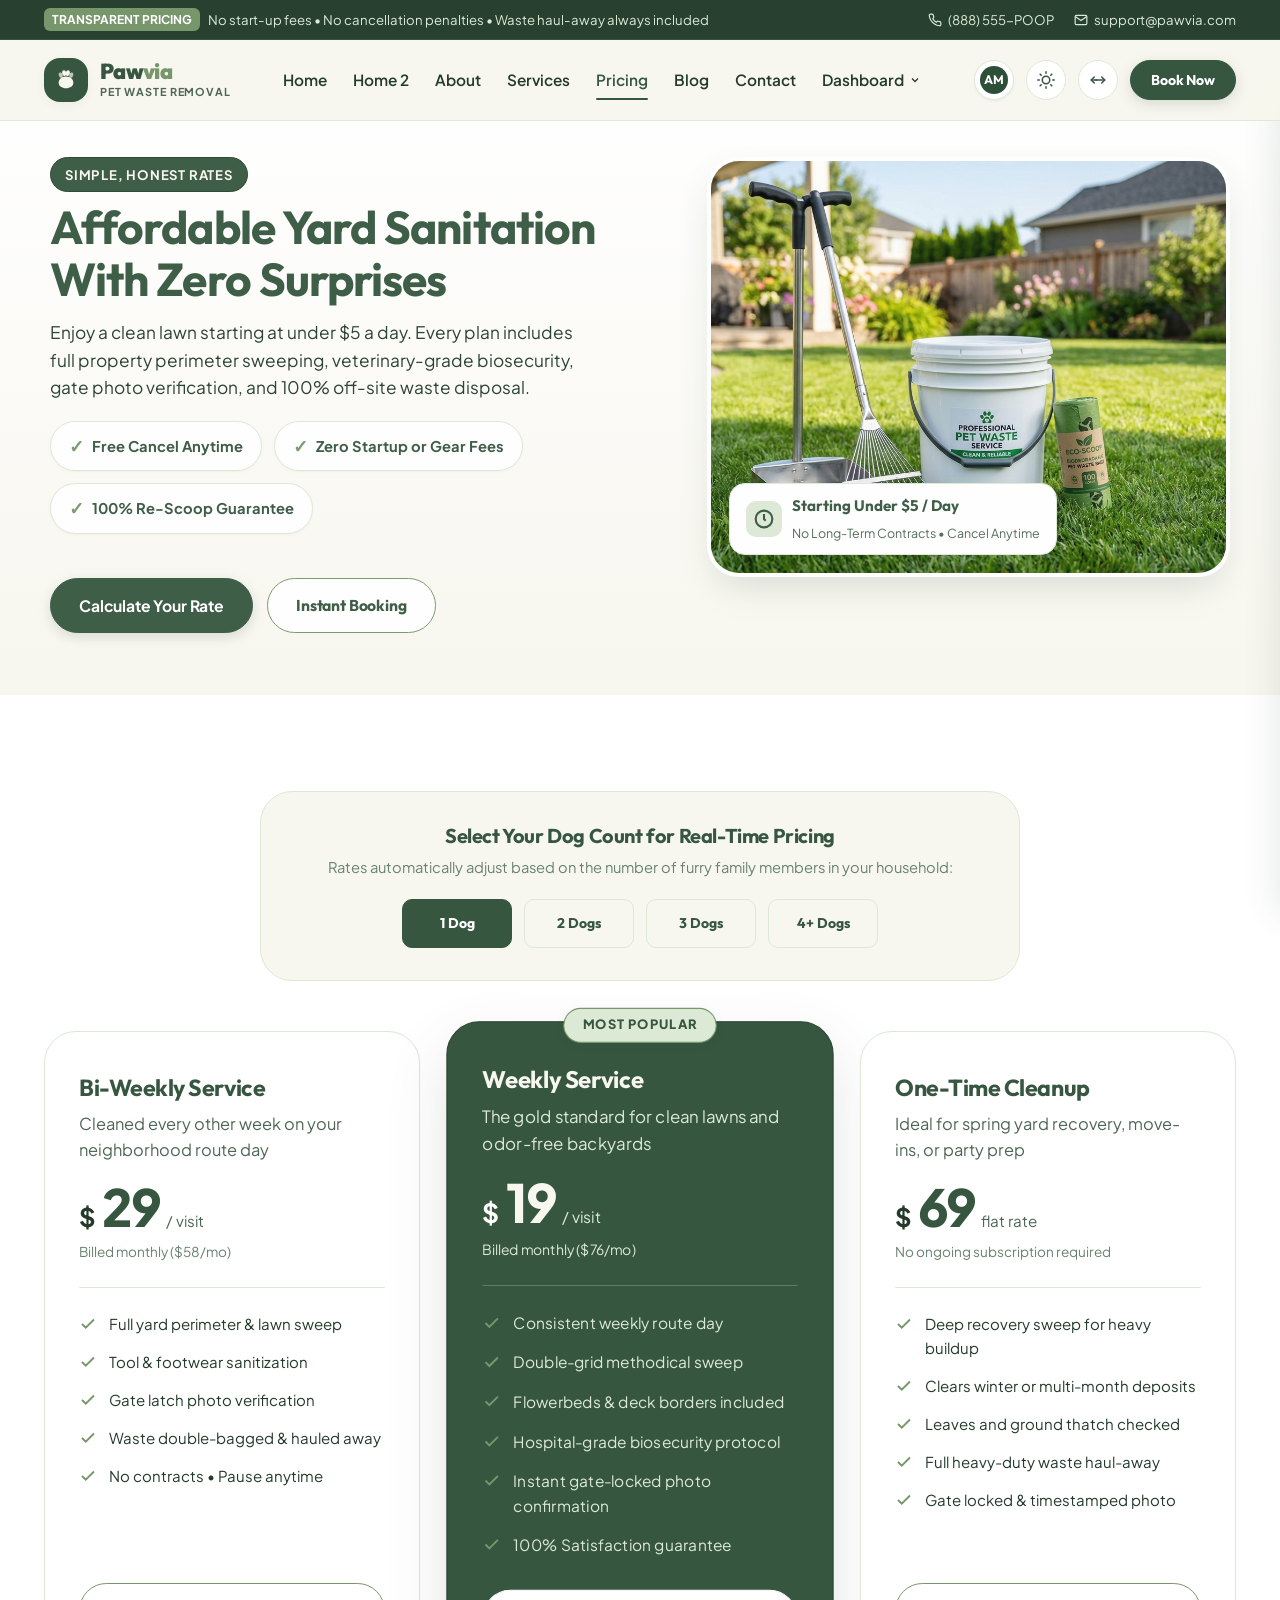
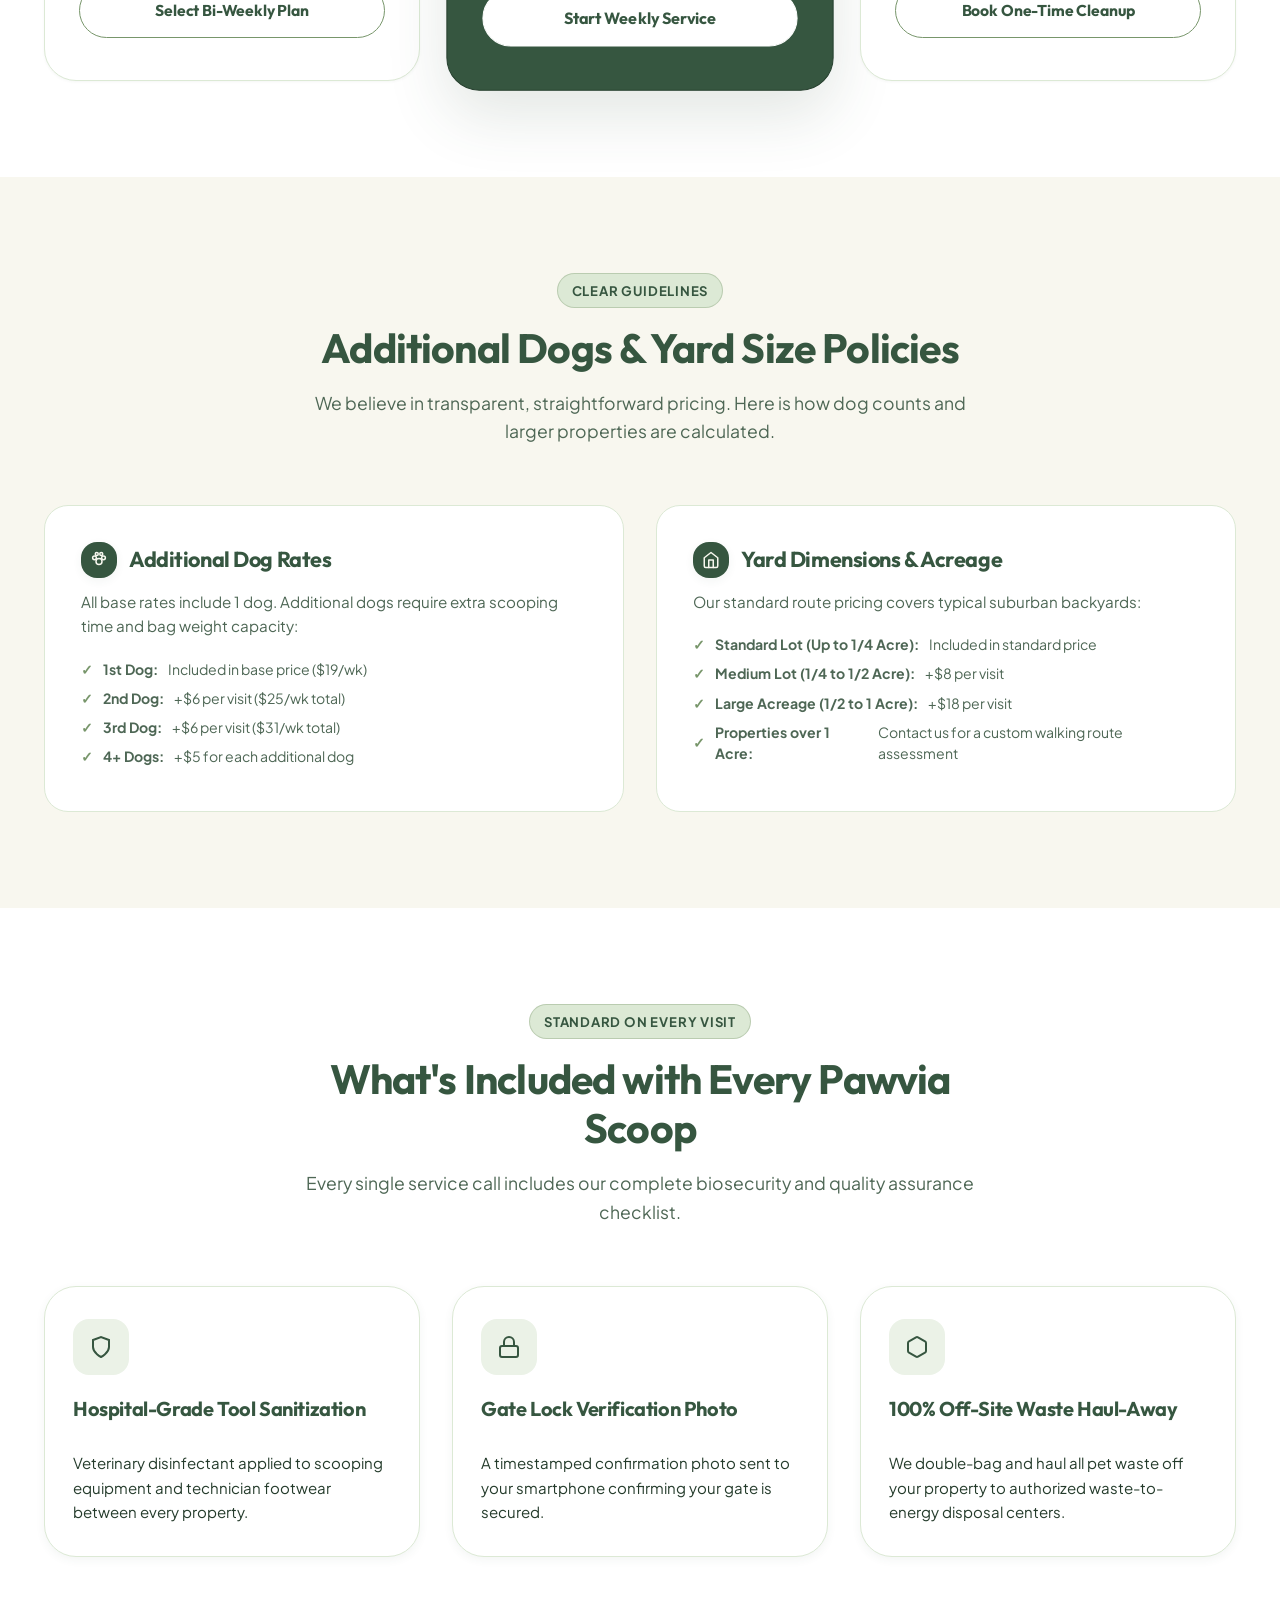
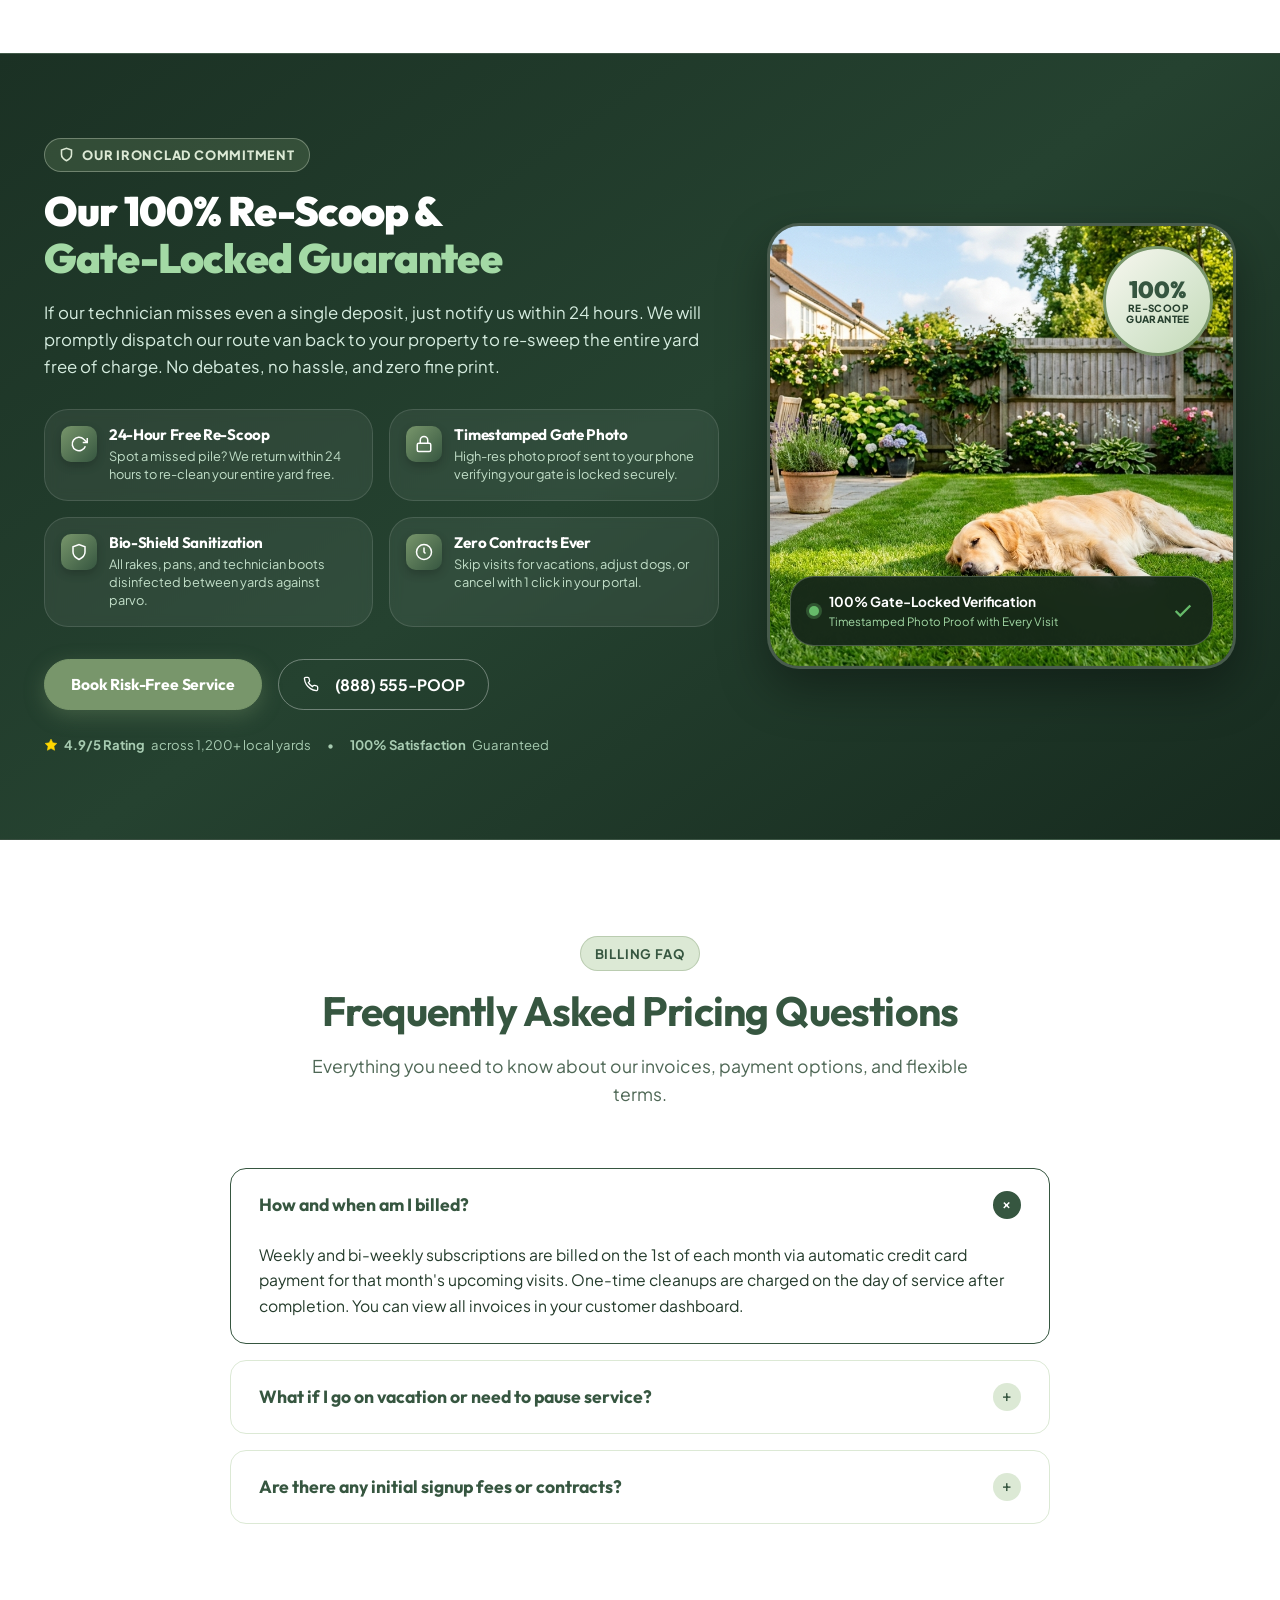
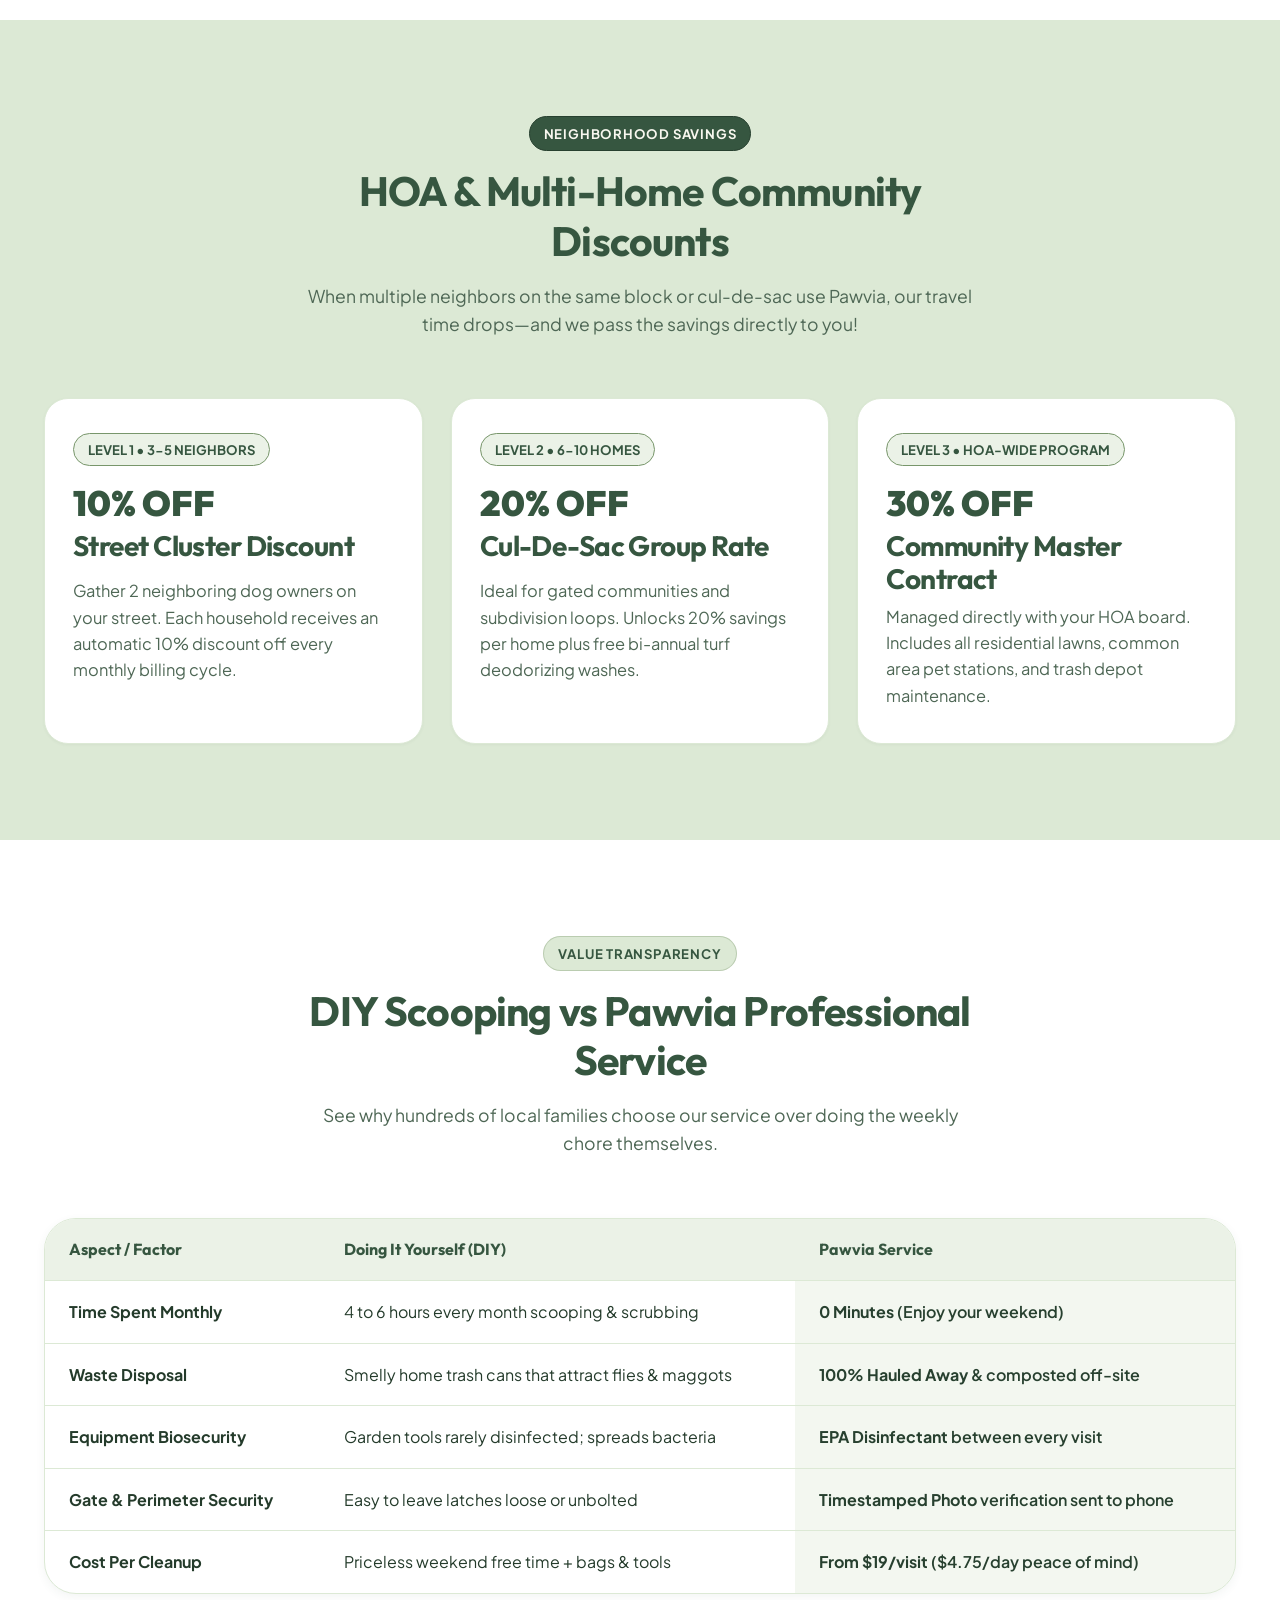
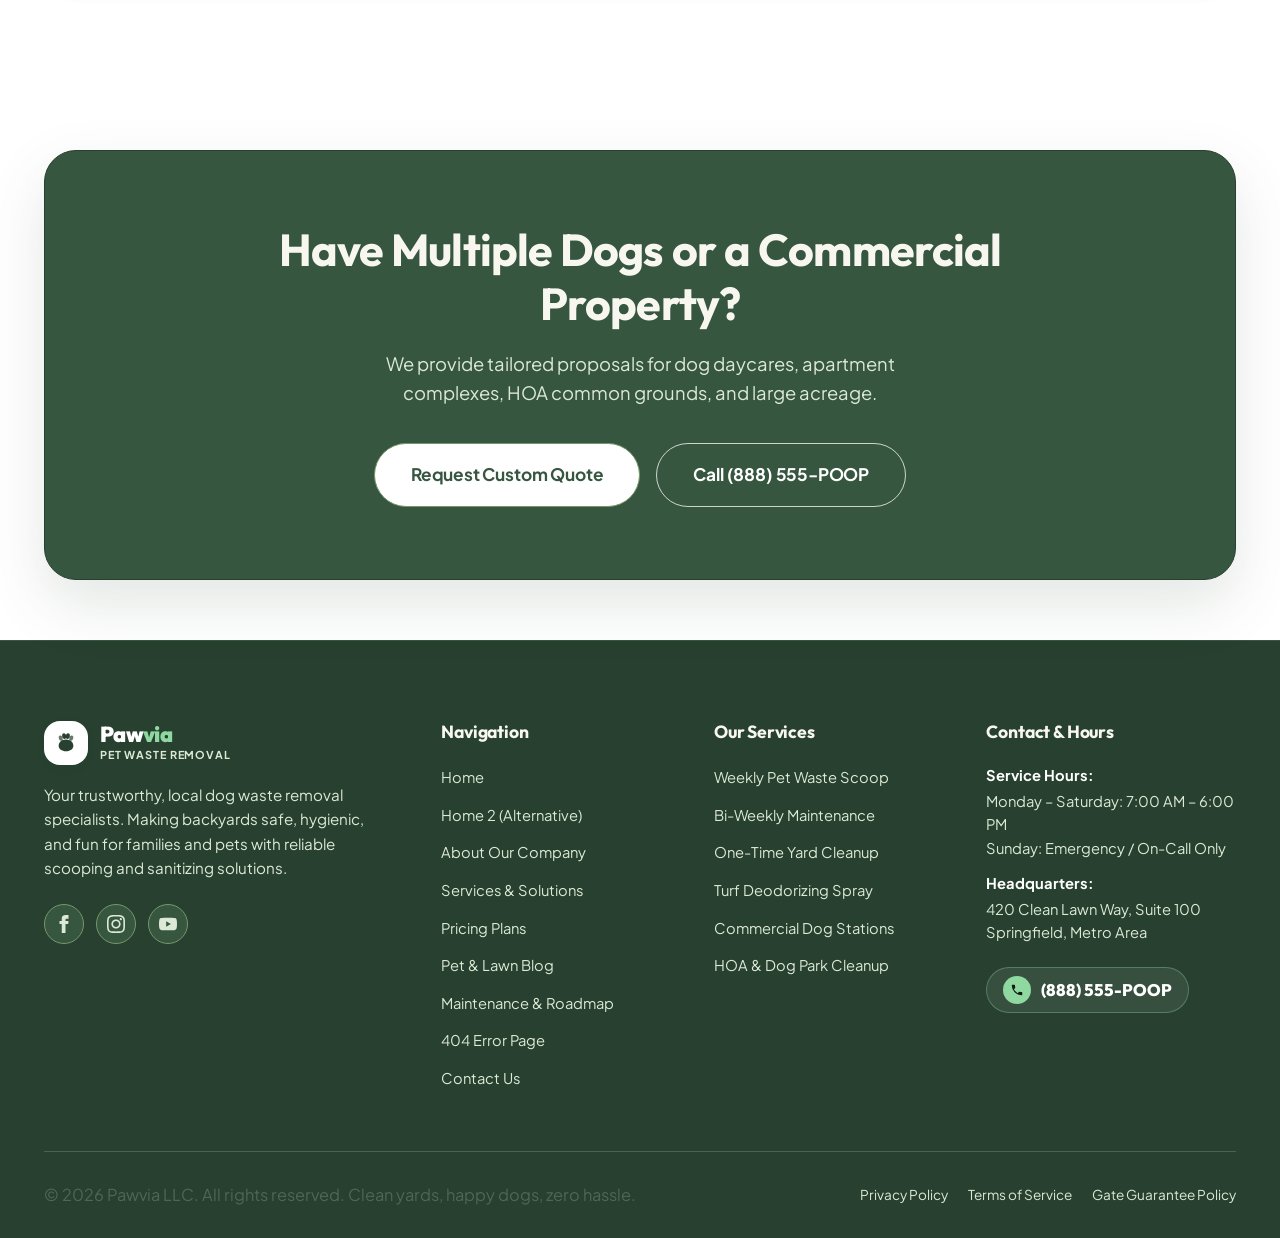
<file: pricing.html>
<!DOCTYPE html>
<html lang="en">
<head>
  <meta charset="UTF-8">
  <meta name="viewport" content="width=device-width, initial-scale=1.0">
  <title>Pricing Plans | Pawvia - Transparent Pet Waste Removal Rates</title>
  <meta name="description" content="Clear, honest pet waste removal pricing. Weekly, bi-weekly, and one-time cleanup options with additional-dog pricing calculator and zero long-term contracts.">
  <link rel="stylesheet" href="css/styles.css">
  <link rel="stylesheet" href="css/dashboard.css">
  <script src="js/theme-rtl.js"></script>
  <link rel="icon" href="assets/favicon.svg" type="image/svg+xml">
  <link rel="alternate icon" href="assets/favicon.ico">
  <link rel="apple-touch-icon" href="assets/favicon.svg">
</head>
<body>

  <!-- Top Announcement Bar -->
  <div class="topbar">
    <div class="container topbar-inner">
      <div class="topbar-announcement">
        <span class="topbar-badge">TRANSPARENT PRICING</span>
        <span>No start-up fees • No cancellation penalties • Waste haul-away always included</span>
      </div>
      <div class="topbar-contact">
        <a href="tel:8885557667">
          <svg width="14" height="14" viewBox="0 0 24 24" fill="none" stroke="currentColor" stroke-width="2"><path d="M22 16.92v3a2 2 0 0 1-2.18 2 19.79 19.79 0 0 1-8.63-3.07 19.5 19.5 0 0 1-6-6 19.79 19.79 0 0 1-3.07-8.67A2 2 0 0 1 4.11 2h3a2 2 0 0 1 2 1.72 12.84 12.84 0 0 0 .7 2.81 2 2 0 0 1-.45 2.11L8.09 9.91a16 16 0 0 0 6 6l1.27-1.27a2 2 0 0 1 2.11-.45 12.84 12.84 0 0 0 2.81.7A2 2 0 0 1 22 16.92z"/></svg>
          (888) 555-POOP
        </a>
        <a href="mailto:support@pawvia.com">
          <svg width="14" height="14" viewBox="0 0 24 24" fill="none" stroke="currentColor" stroke-width="2"><path d="M4 4h16c1.1 0 2 .9 2 2v12c0 1.1-.9 2-2 2H4c-1.1 0-2-.9-2-2V6c0-1.1.9-2 2-2z"/><polyline points="22,6 12,13 2,6"/></svg>
          support@pawvia.com
        </a>
      </div>
    </div>
  </div>

  <!-- Site Header -->
  <header class="site-header">
    <div class="container header-inner">
      <a href="index.html" class="logo" aria-label="Pawvia Homepage">
        <div class="logo-icon">
          <svg width="26" height="26" viewBox="0 0 64 64" fill="none" xmlns="http://www.w3.org/2000/svg">
            <ellipse cx="19" cy="20" rx="4.8" ry="6.8" transform="rotate(-18 19 20)" fill="currentColor" opacity="0.7"/>
            <ellipse cx="27.5" cy="15" rx="5" ry="7.2" transform="rotate(-5 27.5 15)" fill="currentColor"/>
            <ellipse cx="36.5" cy="15" rx="5" ry="7.2" transform="rotate(5 36.5 15)" fill="currentColor"/>
            <ellipse cx="45" cy="20" rx="4.8" ry="6.8" transform="rotate(18 45 20)" fill="currentColor" opacity="0.7"/>
            <path d="M32 23.5 C21 23.5 14 30.5 14 39 C14 47 21.5 52.5 32 52.5 C42.5 52.5 50 47 50 39 C50 30.5 43 23.5 32 23.5 Z" fill="currentColor"/>
          </svg>
        </div>
        <div class="logo-text-group">
          <span class="logo-title">Paw<span>via</span></span>
          <span class="logo-tagline">Pet Waste Removal</span>
        </div>
      </a>

      <nav class="nav-menu" aria-label="Primary Navigation">
        <a href="index.html" class="nav-link">Home</a>
        <a href="home-2.html" class="nav-link">Home 2</a>
        <a href="about.html" class="nav-link">About</a>
        <a href="services.html" class="nav-link">Services</a>
        <a href="pricing.html" class="nav-link active">Pricing</a>
        <a href="blog.html" class="nav-link">Blog</a>
        <a href="contact.html" class="nav-link">Contact</a>
        <div class="nav-item-dropdown">
          <button type="button" class="nav-link nav-dropdown-btn" id="navDashDropdownBtn" aria-expanded="false" aria-haspopup="true">
            <span>Dashboard</span>
            <svg class="nav-dropdown-chevron" width="12" height="12" viewBox="0 0 24 24" fill="none" stroke="currentColor" stroke-width="2.5" aria-hidden="true">
              <polyline points="6 9 12 15 18 9"></polyline>
            </svg>
          </button>
          <div class="nav-dropdown-menu" id="navDashDropdownMenu" role="menu" aria-label="Dashboard Options">
            <a href="admin-dashboard.html" class="nav-dropdown-item" role="menuitem">
              <div class="nav-dropdown-icon">
                <svg width="16" height="16" viewBox="0 0 24 24" fill="none" stroke="currentColor" stroke-width="2" aria-hidden="true">
                  <path d="M12 2l3.09 6.26L22 9.27l-5 4.87 1.18 6.88L12 17.77l-6.18 3.25L7 14.14 2 9.27l6.91-1.01L12 2z" />
                </svg>
              </div>
              <div class="nav-dropdown-text">
                <span class="nav-dropdown-title">Admin Dashboard</span>
                <span class="nav-dropdown-desc">Management & Ops</span>
              </div>
            </a>
            <a href="dashboard.html" class="nav-dropdown-item" role="menuitem">
              <div class="nav-dropdown-icon">
                <svg width="16" height="16" viewBox="0 0 24 24" fill="none" stroke="currentColor" stroke-width="2" aria-hidden="true">
                  <rect x="3" y="3" width="7" height="7" rx="1.5" />
                  <rect x="14" y="3" width="7" height="7" rx="1.5" />
                  <rect x="14" y="14" width="7" height="7" rx="1.5" />
                  <rect x="3" y="14" width="7" height="7" rx="1.5" />
                </svg>
              </div>
              <div class="nav-dropdown-text">
                <span class="nav-dropdown-title">User Dashboard</span>
                <span class="nav-dropdown-desc">Customer Portal</span>
              </div>
            </a>
          </div>
        </div>
      </nav>

      <div class="header-actions">
        <!-- User Account Menu -->
        <div class="user-menu-wrapper">
                    <button type="button" class="btn-user-account header-icon-btn" id="userMenuBtn" aria-label="User Account Menu" aria-expanded="false" title="Account Menu">
            <div class="user-avatar-placeholder">
              <svg width="18" height="18" viewBox="0 0 24 24" fill="none" stroke="currentColor" stroke-width="2">
                <path d="M20 21v-2a4 4 0 0 0-4-4H8a4 4 0 0 0-4 4v2" />
                <circle cx="12" cy="7" r="4" />
              </svg>
            </div>
          </button>

          <div class="user-dropdown" id="userDropdown" role="menu" aria-label="Account Navigation">
            <div class="dropdown-header-status">
              <div class="dropdown-user-name" id="dropdownUserName">Alex Morgan</div>
              <div class="dropdown-user-sub" id="dropdownUserStatus"><span class="status-dot"></span> Active Customer</div>
            </div>
            <a href="login.html" class="dropdown-item" id="menuItemLogin" role="menuitem">
              <svg width="16" height="16" viewBox="0 0 24 24" fill="none" stroke="currentColor" stroke-width="2">
                <path d="M15 3h4a2 2 0 0 1 2 2v14a2 2 0 0 1-2 2h-4" />
                <polyline points="10 17 15 12 10 7" />
                <line x1="15" y1="12" x2="3" y2="12" />
              </svg>
              <span>Login</span>
            </a>
            <a href="signup.html" class="dropdown-item" id="menuItemSignup" role="menuitem">
              <svg width="16" height="16" viewBox="0 0 24 24" fill="none" stroke="currentColor" stroke-width="2">
                <path d="M16 21v-2a4 4 0 0 0-4-4H5a4 4 0 0 0-4 4v2" />
                <circle cx="8.5" cy="7" r="4" />
                <line x1="20" y1="8" x2="20" y2="14" />
                <line x1="23" y1="11" x2="17" y2="11" />
              </svg>
              <span>Sign Up</span>
            </a>
            <div class="dropdown-divider"></div>
            <a href="#" class="dropdown-item dropdown-item-danger" id="menuItemLogout" data-auth-action="logout" role="menuitem">
              <svg width="16" height="16" viewBox="0 0 24 24" fill="none" stroke="currentColor" stroke-width="2">
                <path d="M9 21H5a2 2 0 0 1-2-2V5a2 2 0 0 1 2-2h4" />
                <polyline points="16 17 21 12 16 7" />
                <line x1="21" y1="12" x2="9" y2="12" />
              </svg>
              <span>Sign Out</span>
            </a>
          </div>
        </div>

        <!-- Theme Toggle Button -->
        <button type="button" class="header-icon-btn" id="themeToggleBtn" data-theme-toggle
          aria-label="Switch to Dark Mode" aria-pressed="false" title="Toggle Dark/Light Theme">
          <svg class="icon-light" viewBox="0 0 24 24" fill="none" stroke="currentColor" stroke-width="2" stroke-linecap="round" stroke-linejoin="round" aria-hidden="true">
            <circle cx="12" cy="12" r="5"/><line x1="12" y1="1" x2="12" y2="3"/><line x1="12" y1="21" x2="12" y2="23"/>
            <line x1="4.22" y1="4.22" x2="5.64" y2="5.64"/><line x1="18.36" y1="18.36" x2="19.78" y2="19.78"/>
            <line x1="1" y1="12" x2="3" y2="12"/><line x1="21" y1="12" x2="23" y2="12"/>
            <line x1="4.22" y1="19.78" x2="5.64" y2="18.36"/><line x1="18.36" y1="5.64" x2="19.78" y2="4.22"/>
          </svg>
          <svg class="icon-dark" viewBox="0 0 24 24" fill="none" stroke="currentColor" stroke-width="2" stroke-linecap="round" stroke-linejoin="round" aria-hidden="true">
            <path d="M21 12.79A9 9 0 1 1 11.21 3 7 7 0 0 0 21 12.79z"/>
          </svg>
        </button>

        <!-- RTL Toggle Button -->
        <button type="button" class="header-icon-btn" id="rtlToggleBtn" data-rtl-toggle
          aria-label="Switch to Right-to-Left Layout" aria-pressed="false" title="Toggle RTL/LTR Layout">
          <svg viewBox="0 0 24 24" fill="none" stroke="currentColor" stroke-width="2" stroke-linecap="round" stroke-linejoin="round" aria-hidden="true">
            <polyline points="17 8 21 12 17 16"/><line x1="21" y1="12" x2="9" y2="12"/>
            <polyline points="7 16 3 12 7 8"/><line x1="3" y1="12" x2="10" y2="12"/>
          </svg>
        </button>

        <!-- CTA Button in Last Position -->
        <button type="button" class="btn btn-primary btn-book-now" data-trigger-booking>Book Now</button>

        <button type="button" class="mobile-nav-toggle" id="mobileNavToggle" aria-label="Toggle Navigation Menu">
          <span></span>
          <span></span>
          <span></span>
        </button>
      </div>
    </div>
  </header>

    <!-- Mobile Drawer Menu -->
  <div class="mobile-nav-drawer" id="mobileNavDrawer">
    <!-- User Account Card in Mobile Menu -->
    <div class="mobile-user-card" id="mobileUserCard">
      <div class="mobile-user-header">
        <div class="mobile-user-avatar" id="mobileUserAvatar">
          <svg width="20" height="20" viewBox="0 0 24 24" fill="none" stroke="currentColor" stroke-width="2.2">
            <path d="M20 21v-2a4 4 0 0 0-4-4H8a4 4 0 0 0-4 4v2" />
            <circle cx="12" cy="7" r="4" />
          </svg>
        </div>
        <div class="mobile-user-info">
          <div class="mobile-user-name" id="mobileUserName">Alex Morgan</div>
          <div class="mobile-user-sub" id="mobileUserStatus">
            <span class="status-dot"></span> Active Customer
          </div>
        </div>
      </div>

      <div class="mobile-auth-row" id="mobileAuthRow">
        <a href="login.html" class="btn btn-outline mobile-auth-btn" id="mobileLoginBtn">Login</a>
        <a href="signup.html" class="btn btn-primary mobile-auth-btn" id="mobileSignupBtn">Sign Up</a>
        <button type="button" class="btn btn-outline mobile-auth-btn mobile-logout-btn" id="mobileLogoutBtn" data-auth-action="logout" style="display: none;">Sign Out</button>
      </div>
    </div>

    <!-- Mobile Navigation Links -->
    <nav class="mobile-nav-links" aria-label="Mobile Navigation Links">
      <a href="index.html">Home</a>
      <a href="home-2.html">Home 2</a>
      <a href="about.html">About</a>
      <a href="services.html">Services</a>
      <a href="pricing.html" class="active">Pricing</a>
      <a href="blog.html">Blog</a>
      <a href="contact.html">Contact</a>
      <div class="mobile-nav-dropdown">
        <button type="button" class="mobile-nav-dropdown-btn" aria-expanded="false">
          <span>Dashboard</span>
          <svg class="mobile-dropdown-chevron" width="14" height="14" viewBox="0 0 24 24" fill="none" stroke="currentColor" stroke-width="2.5">
            <polyline points="6 9 12 15 18 9"></polyline>
          </svg>
        </button>
        <div class="mobile-nav-dropdown-menu">
          <a href="admin-dashboard.html" class="mobile-dropdown-item">
            <div class="nav-dropdown-icon">
              <svg width="15" height="15" viewBox="0 0 24 24" fill="none" stroke="currentColor" stroke-width="2">
                <path d="M12 2l3.09 6.26L22 9.27l-5 4.87 1.18 6.88L12 17.77l-6.18 3.25L7 14.14 2 9.27l6.91-1.01L12 2z" />
              </svg>
            </div>
            <div class="nav-dropdown-text">
              <span class="nav-dropdown-title">Admin Dashboard</span>
              <span class="nav-dropdown-desc">Management & Ops</span>
            </div>
          </a>
          <a href="dashboard.html" class="mobile-dropdown-item">
            <div class="nav-dropdown-icon">
              <svg width="15" height="15" viewBox="0 0 24 24" fill="none" stroke="currentColor" stroke-width="2">
                <rect x="3" y="3" width="7" height="7" rx="1.5" />
                <rect x="14" y="3" width="7" height="7" rx="1.5" />
                <rect x="14" y="14" width="7" height="7" rx="1.5" />
                <rect x="3" y="14" width="7" height="7" rx="1.5" />
              </svg>
            </div>
            <div class="nav-dropdown-text">
              <span class="nav-dropdown-title">User Dashboard</span>
              <span class="nav-dropdown-desc">Customer Portal</span>
            </div>
          </a>
        </div>
      </div>
    </nav>

    <!-- Mobile CTA & Quick Contact in Menu -->
    <div class="mobile-drawer-cta">
      <button type="button" class="btn btn-primary btn-mobile-cta" data-trigger-booking>
        <span>Book a Cleanup</span>
        <svg width="18" height="18" viewBox="0 0 24 24" fill="none" stroke="currentColor" stroke-width="2.5">
          <line x1="5" y1="12" x2="19" y2="12"></line>
          <polyline points="12 5 19 12 12 19"></polyline>
        </svg>
      </button>
      <div class="mobile-drawer-contact">
        <a href="tel:8885557667">
          <svg width="14" height="14" viewBox="0 0 24 24" fill="none" stroke="currentColor" stroke-width="2">
            <path d="M22 16.92v3a2 2 0 0 1-2.18 2 19.79 19.79 0 0 1-8.63-3.07 19.5 19.5 0 0 1-6-6 19.79 19.79 0 0 1-3.07-8.67A2 2 0 0 1 4.11 2h3a2 2 0 0 1 2 1.72 12.84 12.84 0 0 0 .7 2.81 2 2 0 0 1-.45 2.11L8.09 9.91a16 16 0 0 0 6 6l1.27-1.27a2 2 0 0 1 2.11-.45 12.84 12.84 0 0 0 2.81.7A2 2 0 0 1 22 16.92z" />
          </svg>
          (888) 555-POOP
        </a>
        <a href="mailto:support@pawvia.com">
          <svg width="14" height="14" viewBox="0 0 24 24" fill="none" stroke="currentColor" stroke-width="2">
            <path d="M4 4h16c1.1 0 2 .9 2 2v12c0 1.1-.9 2-2 2H4c-1.1 0-2-.9-2-2V6c0-1.1.9-2 2-2z" />
            <polyline points="22,6 12,13 2,6" />
          </svg>
          support@pawvia.com
        </a>
      </div>
    </div>
  </div>

  <main>
    <!-- SECTION 1: PRICING HERO (UNIFIED HERO SYSTEM: 580PX) -->
    <section class="page-hero geo-dots">
      <div class="container">
        <div class="page-hero-split">
          <div class="hero-text">
            <span class="badge badge-dark">SIMPLE, HONEST RATES</span>
            <h1>Affordable Yard Sanitation<br><span class="text-highlight">With Zero Surprises</span></h1>
            <p class="lead">
              Enjoy a clean lawn starting at under $5 a day. Every plan includes full property perimeter sweeping, veterinary-grade biosecurity, gate photo verification, and 100% off-site waste disposal.
            </p>
            <div class="page-hero-badges" style="margin-bottom: 24px;">
              <span class="page-hero-pill"><span class="pill-icon">✓</span> Free Cancel Anytime</span>
              <span class="page-hero-pill"><span class="pill-icon">✓</span> Zero Startup or Gear Fees</span>
              <span class="page-hero-pill"><span class="pill-icon">✓</span> 100% Re-Scoop Guarantee</span>
            </div>
            <div class="page-hero-actions hero-actions">
              <a href="#pricingDogToggleGroup" class="btn btn-primary">Calculate Your Rate</a>
              <button type="button" class="btn btn-secondary" data-trigger-booking>Instant Booking</button>
            </div>
          </div>
          <div class="page-hero-img-wrap">
            <img src="assets/pet-waste-equipment.jpg" alt="Professional pet waste removal rake, tray scooper, sealed bucket, and biodegradable bags on clean lawn">
            <div class="page-hero-img-badge">
              <div class="badge-icon">
                <svg width="20" height="20" viewBox="0 0 24 24" fill="none" stroke="currentColor" stroke-width="2.5"><circle cx="12" cy="12" r="10"></circle><polyline points="12 6 12 12 14 14"></polyline></svg>
              </div>
              <div class="badge-text">
                <strong>Starting Under $5 / Day</strong>
                <span>No Long-Term Contracts • Cancel Anytime</span>
              </div>
            </div>
          </div>
        </div>
      </div>
    </section>

    <!-- SECTION 2: INTERACTIVE DOG COUNT SELECTOR & PRICING PREVIEW -->
    <section class="section bg-white">
      <div class="container">
        
        <!-- Live Selector Bar -->
        <div style="background: var(--color-grey-50); border: 1.5px solid var(--color-border); border-radius: var(--radius-xl); padding: 32px; max-width: 760px; margin: 0 auto 50px; text-align: center;">
          <h3 style="font-size: 1.25rem; margin-bottom: 8px;">Select Your Dog Count for Real-Time Pricing</h3>
          <p style="font-size: 0.92rem; color: var(--color-grey-400); margin-bottom: 20px;">Rates automatically adjust based on the number of furry family members in your household:</p>
          
          <div style="display: flex; justify-content: center; gap: 12px; flex-wrap: wrap;" id="pricingDogToggleGroup">
            <button type="button" class="option-btn active" style="min-width: 110px; padding: 12px 18px;" onclick="updatePricingCards(1, this)">1 Dog</button>
            <button type="button" class="option-btn" style="min-width: 110px; padding: 12px 18px;" onclick="updatePricingCards(2, this)">2 Dogs</button>
            <button type="button" class="option-btn" style="min-width: 110px; padding: 12px 18px;" onclick="updatePricingCards(3, this)">3 Dogs</button>
            <button type="button" class="option-btn" style="min-width: 110px; padding: 12px 18px;" onclick="updatePricingCards(4, this)">4+ Dogs</button>
          </div>
        </div>

        <!-- Pricing Cards Grid -->
        <div class="pricing-grid">
          
          <!-- Card 1: Bi-Weekly -->
          <div class="pricing-card">
            <div class="pricing-header">
              <h3>Bi-Weekly Service</h3>
              <p>Cleaned every other week on your neighborhood route day</p>
              <div class="pricing-price-wrap">
                <span class="pricing-currency">$</span>
                <span class="pricing-amount" id="priceValBiweekly">29</span>
                <span class="pricing-period">/ visit</span>
              </div>
              <div style="font-size:0.85rem; color:var(--color-grey-400);" id="monthlyValBiweekly">Billed monthly ($58/mo)</div>
            </div>

            <div class="pricing-features-list">
              <div class="feature-item">
                <svg width="18" height="18" viewBox="0 0 24 24" fill="none" stroke="currentColor" stroke-width="2.5"><polyline points="20 6 9 17 4 12"/></svg>
                <span>Full yard perimeter &amp; lawn sweep</span>
              </div>
              <div class="feature-item">
                <svg width="18" height="18" viewBox="0 0 24 24" fill="none" stroke="currentColor" stroke-width="2.5"><polyline points="20 6 9 17 4 12"/></svg>
                <span>Tool &amp; footwear sanitization</span>
              </div>
              <div class="feature-item">
                <svg width="18" height="18" viewBox="0 0 24 24" fill="none" stroke="currentColor" stroke-width="2.5"><polyline points="20 6 9 17 4 12"/></svg>
                <span>Gate latch photo verification</span>
              </div>
              <div class="feature-item">
                <svg width="18" height="18" viewBox="0 0 24 24" fill="none" stroke="currentColor" stroke-width="2.5"><polyline points="20 6 9 17 4 12"/></svg>
                <span>Waste double-bagged &amp; hauled away</span>
              </div>
              <div class="feature-item">
                <svg width="18" height="18" viewBox="0 0 24 24" fill="none" stroke="currentColor" stroke-width="2.5"><polyline points="20 6 9 17 4 12"/></svg>
                <span>No contracts • Pause anytime</span>
              </div>
            </div>

            <button type="button" class="btn btn-secondary" data-trigger-booking data-service-name="Bi-Weekly Pet Waste Removal">Select Bi-Weekly Plan</button>
          </div>

          <!-- Card 2: Weekly (Featured) -->
          <div class="pricing-card featured">
            <div class="card-ribbon-tag">MOST POPULAR</div>
            <div class="pricing-header">
              <h3>Weekly Service</h3>
              <p>The gold standard for clean lawns and odor-free backyards</p>
              <div class="pricing-price-wrap">
                <span class="pricing-currency">$</span>
                <span class="pricing-amount" id="priceValWeekly">19</span>
                <span class="pricing-period">/ visit</span>
              </div>
              <div style="font-size:0.85rem; color:var(--color-grey-300);" id="monthlyValWeekly">Billed monthly ($76/mo)</div>
            </div>

            <div class="pricing-features-list">
              <div class="feature-item">
                <svg width="18" height="18" viewBox="0 0 24 24" fill="none" stroke="#10b981" stroke-width="2.5"><polyline points="20 6 9 17 4 12"/></svg>
                <span>Consistent weekly route day</span>
              </div>
              <div class="feature-item">
                <svg width="18" height="18" viewBox="0 0 24 24" fill="none" stroke="#10b981" stroke-width="2.5"><polyline points="20 6 9 17 4 12"/></svg>
                <span>Double-grid methodical sweep</span>
              </div>
              <div class="feature-item">
                <svg width="18" height="18" viewBox="0 0 24 24" fill="none" stroke="var(--color-sage-soft)" stroke-width="2.5"><polyline points="20 6 9 17 4 12"/></svg>
                <span>Flowerbeds &amp; deck borders included</span>
              </div>
              <div class="feature-item">
                <svg width="18" height="18" viewBox="0 0 24 24" fill="none" stroke="var(--color-sage-soft)" stroke-width="2.5"><polyline points="20 6 9 17 4 12"/></svg>
                <span>Hospital-grade biosecurity protocol</span>
              </div>
              <div class="feature-item">
                <svg width="18" height="18" viewBox="0 0 24 24" fill="none" stroke="var(--color-sage-soft)" stroke-width="2.5"><polyline points="20 6 9 17 4 12"/></svg>
                <span>Instant gate-locked photo confirmation</span>
              </div>
              <div class="feature-item">
                <svg width="18" height="18" viewBox="0 0 24 24" fill="none" stroke="var(--color-sage-soft)" stroke-width="2.5"><polyline points="20 6 9 17 4 12"/></svg>
                <span>100% Satisfaction guarantee</span>
              </div>
            </div>

            <button type="button" class="btn btn-outline-white" style="background:#ffffff; color:var(--color-forest-green); border-color:#ffffff;" data-trigger-booking data-service-name="Weekly Pet Waste Removal">Start Weekly Service</button>
          </div>

          <!-- Card 3: One-Time Clean -->
          <div class="pricing-card">
            <div class="pricing-header">
              <h3>One-Time Cleanup</h3>
              <p>Ideal for spring yard recovery, move-ins, or party prep</p>
              <div class="pricing-price-wrap">
                <span class="pricing-currency">$</span>
                <span class="pricing-amount" id="priceValOnetime">69</span>
                <span class="pricing-period">flat rate</span>
              </div>
              <div style="font-size:0.85rem; color:var(--color-grey-400);">No ongoing subscription required</div>
            </div>

            <div class="pricing-features-list">
              <div class="feature-item">
                <svg width="18" height="18" viewBox="0 0 24 24" fill="none" stroke="currentColor" stroke-width="2.5"><polyline points="20 6 9 17 4 12"/></svg>
                <span>Deep recovery sweep for heavy buildup</span>
              </div>
              <div class="feature-item">
                <svg width="18" height="18" viewBox="0 0 24 24" fill="none" stroke="currentColor" stroke-width="2.5"><polyline points="20 6 9 17 4 12"/></svg>
                <span>Clears winter or multi-month deposits</span>
              </div>
              <div class="feature-item">
                <svg width="18" height="18" viewBox="0 0 24 24" fill="none" stroke="currentColor" stroke-width="2.5"><polyline points="20 6 9 17 4 12"/></svg>
                <span>Leaves and ground thatch checked</span>
              </div>
              <div class="feature-item">
                <svg width="18" height="18" viewBox="0 0 24 24" fill="none" stroke="currentColor" stroke-width="2.5"><polyline points="20 6 9 17 4 12"/></svg>
                <span>Full heavy-duty waste haul-away</span>
              </div>
              <div class="feature-item">
                <svg width="18" height="18" viewBox="0 0 24 24" fill="none" stroke="currentColor" stroke-width="2.5"><polyline points="20 6 9 17 4 12"/></svg>
                <span>Gate locked &amp; timestamped photo</span>
              </div>
            </div>

            <button type="button" class="btn btn-secondary" data-trigger-booking data-service-name="One-Time Yard Cleanup">Book One-Time Cleanup</button>
          </div>

        </div>
      </div>
    </section>

    <!-- SECTION 3: ADDITIONAL DOG & YARD SIZE PRICING POLICY -->
    <section class="section bg-light" id="policy">
      <div class="container">
        <div class="section-header">
          <span class="badge">CLEAR GUIDELINES</span>
          <h2>Additional Dogs &amp; Yard Size Policies</h2>
          <p>We believe in transparent, straightforward pricing. Here is how dog counts and larger properties are calculated.</p>
        </div>

        <div class="pricing-policies-grid">
          <!-- Extra Dogs Box -->
          <div style="background: var(--color-white); border: 1px solid var(--color-border); border-radius: var(--radius-lg); padding: 36px;">
            <h3 style="font-size: 1.35rem; margin-bottom: 12px; display: flex; align-items: center; gap: 12px;">
              <span class="logo-icon" style="width: 36px; height: 36px; display: inline-flex; align-items: center; justify-content: center;">
                <svg width="18" height="18" viewBox="0 0 24 24" fill="none" stroke="currentColor" stroke-width="2" stroke-linecap="round" stroke-linejoin="round"><circle cx="12" cy="14" r="4"/><circle cx="6" cy="9" r="2.5"/><circle cx="18" cy="9" r="2.5"/><circle cx="9" cy="4" r="2"/><circle cx="15" cy="4" r="2"/></svg>
              </span>
              Additional Dog Rates
            </h3>
            <p style="font-size: 0.95rem; margin-bottom: 20px;">
              All base rates include 1 dog. Additional dogs require extra scooping time and bag weight capacity:
            </p>
            <ul class="step-detail-list" style="border-top: none; padding-top: 0;">
              <li><strong>1st Dog:</strong> Included in base price ($19/wk)</li>
              <li><strong>2nd Dog:</strong> +$6 per visit ($25/wk total)</li>
              <li><strong>3rd Dog:</strong> +$6 per visit ($31/wk total)</li>
              <li><strong>4+ Dogs:</strong> +$5 for each additional dog</li>
            </ul>
          </div>

          <!-- Yard Size Box -->
          <div style="background: var(--color-white); border: 1px solid var(--color-border); border-radius: var(--radius-lg); padding: 36px;">
            <h3 style="font-size: 1.35rem; margin-bottom: 12px; display: flex; align-items: center; gap: 12px;">
              <span class="logo-icon" style="width: 36px; height: 36px; display: inline-flex; align-items: center; justify-content: center;">
                <svg width="18" height="18" viewBox="0 0 24 24" fill="none" stroke="currentColor" stroke-width="2" stroke-linecap="round" stroke-linejoin="round"><path d="M3 9l9-7 9 7v11a2 2 0 0 1-2 2H5a2 2 0 0 1-2-2z"/><polyline points="9 22 9 12 15 12 15 22"/></svg>
              </span>
              Yard Dimensions &amp; Acreage
            </h3>
            <p style="font-size: 0.95rem; margin-bottom: 20px;">
              Our standard route pricing covers typical suburban backyards:
            </p>
            <ul class="step-detail-list" style="border-top: none; padding-top: 0;">
              <li><strong>Standard Lot (Up to 1/4 Acre):</strong> Included in standard price</li>
              <li><strong>Medium Lot (1/4 to 1/2 Acre):</strong> +$8 per visit</li>
              <li><strong>Large Acreage (1/2 to 1 Acre):</strong> +$18 per visit</li>
              <li><strong>Properties over 1 Acre:</strong> Contact us for a custom walking route assessment</li>
            </ul>
          </div>
        </div>
      </div>
    </section>

    <!-- SECTION 4: WHAT IS ALWAYS INCLUDED IN EVERY VISIT -->
    <section class="section bg-white" id="whats-included">
      <div class="container">
        <div class="section-header">
          <span class="badge">STANDARD ON EVERY VISIT</span>
          <h2>What's Included with Every Pawvia Scoop</h2>
          <p>Every single service call includes our complete biosecurity and quality assurance checklist.</p>
        </div>

        <div class="benefits-grid">
          <div class="benefit-card">
            <div class="benefit-icon-wrap">
              <svg width="24" height="24" viewBox="0 0 24 24" fill="none" stroke="currentColor" stroke-width="2"><path d="M12 22s8-4 8-10V5l-8-3-8 3v7c0 6 8 10 8 10z"/></svg>
            </div>
            <h4>Hospital-Grade Tool Sanitization</h4>
            <p>Veterinary disinfectant applied to scooping equipment and technician footwear between every property.</p>
          </div>

          <div class="benefit-card">
            <div class="benefit-icon-wrap">
              <svg width="24" height="24" viewBox="0 0 24 24" fill="none" stroke="currentColor" stroke-width="2"><rect x="3" y="11" width="18" height="11" rx="2" ry="2"/><path d="M7 11V7a5 5 0 0 1 10 0v4"/></svg>
            </div>
            <h4>Gate Lock Verification Photo</h4>
            <p>A timestamped confirmation photo sent to your smartphone confirming your gate is secured.</p>
          </div>

          <div class="benefit-card">
            <div class="benefit-icon-wrap">
              <svg width="24" height="24" viewBox="0 0 24 24" fill="none" stroke="currentColor" stroke-width="2"><path d="M21 16V8a2 2 0 0 0-1-1.73l-7-4a2 2 0 0 0-2 0l-7 4A2 2 0 0 0 3 8v8a2 2 0 0 0 1 1.73l7 4a2 2 0 0 0 2 0l7-4A2 2 0 0 0 21 16z"/></svg>
            </div>
            <h4>100% Off-Site Waste Haul-Away</h4>
            <p>We double-bag and haul all pet waste off your property to authorized waste-to-energy disposal centers.</p>
          </div>
        </div>
      </div>
    </section>

    <!-- SECTION 5: SATISFACTION GUARANTEE (REDESIGNED SHOWCASE) -->
    <section class="guarantee-showcase-section" id="guarantee">
      <div class="container">
        <div class="guarantee-showcase-grid">
          
          <!-- Left Column: Guarantee Pillars & Call to Action -->
          <div class="guarantee-content">
            <span class="guarantee-badge-pill">
              <svg width="15" height="15" viewBox="0 0 24 24" fill="none" stroke="currentColor" stroke-width="2.5"><path d="M12 22s8-4 8-10V5l-8-3-8 3v7c0 6 8 10 8 10z"/></svg>
              Our Ironclad Commitment
            </span>
            <h2 class="guarantee-title">
              Our 100% Re-Scoop &amp;<br>
              <span>Gate-Locked Guarantee</span>
            </h2>
            <p class="guarantee-lead">
              If our technician misses even a single deposit, just notify us within 24 hours. We will promptly dispatch our route van back to your property to re-sweep the entire yard free of charge. No debates, no hassle, and zero fine print.
            </p>

            <!-- 4 Trust Pillars Grid -->
            <div class="guarantee-pillars-grid">
              
              <div class="guarantee-pillar-card">
                <div class="guarantee-pillar-icon">
                  <svg width="18" height="18" viewBox="0 0 24 24" fill="none" stroke="currentColor" stroke-width="2"><polyline points="23 4 23 10 17 10"/><path d="M20.49 15a9 9 0 1 1-2.12-9.36L23 10"/></svg>
                </div>
                <div class="guarantee-pillar-text">
                  <h4>24-Hour Free Re-Scoop</h4>
                  <p>Spot a missed pile? We return within 24 hours to re-clean your entire yard free.</p>
                </div>
              </div>

              <div class="guarantee-pillar-card">
                <div class="guarantee-pillar-icon">
                  <svg width="18" height="18" viewBox="0 0 24 24" fill="none" stroke="currentColor" stroke-width="2"><rect x="3" y="11" width="18" height="11" rx="2" ry="2"/><path d="M7 11V7a5 5 0 0 1 10 0v4"/></svg>
                </div>
                <div class="guarantee-pillar-text">
                  <h4>Timestamped Gate Photo</h4>
                  <p>High-res photo proof sent to your phone verifying your gate is locked securely.</p>
                </div>
              </div>

              <div class="guarantee-pillar-card">
                <div class="guarantee-pillar-icon">
                  <svg width="18" height="18" viewBox="0 0 24 24" fill="none" stroke="currentColor" stroke-width="2"><path d="M12 22s8-4 8-10V5l-8-3-8 3v7c0 6 8 10 8 10z"/></svg>
                </div>
                <div class="guarantee-pillar-text">
                  <h4>Bio-Shield Sanitization</h4>
                  <p>All rakes, pans, and technician boots disinfected between yards against parvo.</p>
                </div>
              </div>

              <div class="guarantee-pillar-card">
                <div class="guarantee-pillar-icon">
                  <svg width="18" height="18" viewBox="0 0 24 24" fill="none" stroke="currentColor" stroke-width="2"><circle cx="12" cy="12" r="10"/><polyline points="12 6 12 12 14 14"/></svg>
                </div>
                <div class="guarantee-pillar-text">
                  <h4>Zero Contracts Ever</h4>
                  <p>Skip visits for vacations, adjust dogs, or cancel with 1 click in your portal.</p>
                </div>
              </div>

            </div>

            <!-- Action Buttons -->
            <div class="guarantee-actions">
              <button type="button" class="btn btn-primary" data-trigger-booking>
                Book Risk-Free Service
              </button>
              <a href="tel:8885557667" class="btn btn-secondary">
                <svg width="16" height="16" viewBox="0 0 24 24" fill="none" stroke="currentColor" stroke-width="2" style="vertical-align: -2px; margin-right: 6px;"><path d="M22 16.92v3a2 2 0 0 1-2.18 2 19.79 19.79 0 0 1-8.63-3.07 19.5 19.5 0 0 1-6-6 19.79 19.79 0 0 1-3.07-8.67A2 2 0 0 1 4.11 2h3a2 2 0 0 1 2 1.72 12.84 12.84 0 0 0 .7 2.81 2 2 0 0 1-.45 2.11L8.09 9.91a16 16 0 0 0 6 6l1.27-1.27a2 2 0 0 1 2.11-.45 12.84 12.84 0 0 0 2.81.7A2 2 0 0 1 22 16.92z"/></svg>
                (888) 555-POOP
              </a>
            </div>

            <!-- Trust Ribbon -->
            <div class="guarantee-trust-ribbon">
              <span class="guarantee-trust-item">
                <svg width="14" height="14" viewBox="0 0 24 24" fill="#FFD700" stroke="#FFD700" stroke-width="1"><polygon points="12 2 15.09 8.26 22 9.27 17 14.14 18.18 21.02 12 17.77 5.82 21.02 7 14.14 2 9.27 8.91 8.26 12 2"/></svg>
                <strong>4.9/5 Rating</strong> across 1,200+ local yards
              </span>
              <span>&bull;</span>
              <span class="guarantee-trust-item">
                <strong>100% Satisfaction</strong> Guaranteed
              </span>
            </div>
          </div>

          <!-- Right Column: Visual Trust Card with Floating Stamp -->
          <div class="guarantee-visual-card">
            <img src="assets/clean-lawn-family.jpg" alt="Pristine dog-friendly lawn kept clean and safe by Pawvia local waste removal">
            
            <!-- Circular Guarantee Badge Seal -->
            <div class="guarantee-seal-badge">
              <span class="guarantee-seal-percent">100%</span>
              <span class="guarantee-seal-text">RE-SCOOP GUARANTEE</span>
            </div>

            <!-- Floating Verification Pill -->
            <div class="guarantee-floating-card">
              <div class="guarantee-floating-info">
                <div class="guarantee-floating-dot"></div>
                <div>
                  <div class="guarantee-floating-title">100% Gate-Locked Verification</div>
                  <div class="guarantee-floating-sub">Timestamped Photo Proof with Every Visit</div>
                </div>
              </div>
              <svg width="22" height="22" viewBox="0 0 24 24" fill="none" stroke="#66BB6A" stroke-width="2.5"><polyline points="20 6 9 17 4 12"/></svg>
            </div>
          </div>

        </div>
      </div>
    </section>

    <!-- SECTION 6: PRICING FREQUENTLY ASKED QUESTIONS -->
    <section class="section bg-white" id="pricing-faq">
      <div class="container">
        <div class="section-header">
          <span class="badge">BILLING FAQ</span>
          <h2>Frequently Asked Pricing Questions</h2>
          <p>Everything you need to know about our invoices, payment options, and flexible terms.</p>
        </div>

        <div class="faq-accordion">
          <div class="faq-item active">
            <button type="button" class="faq-question-btn">
              <span>How and when am I billed?</span>
              <span class="faq-icon-cross">+</span>
            </button>
            <div class="faq-answer">
              <p>Weekly and bi-weekly subscriptions are billed on the 1st of each month via automatic credit card payment for that month's upcoming visits. One-time cleanups are charged on the day of service after completion. You can view all invoices in your customer dashboard.</p>
            </div>
          </div>

          <div class="faq-item">
            <button type="button" class="faq-question-btn">
              <span>What if I go on vacation or need to pause service?</span>
              <span class="faq-icon-cross">+</span>
            </button>
            <div class="faq-answer">
              <p>You can pause visits anytime directly from your customer dashboard with a single click, or text our support line. You will never be charged for scheduled visits when service is paused.</p>
            </div>
          </div>

          <div class="faq-item">
            <button type="button" class="faq-question-btn">
              <span>Are there any initial signup fees or contracts?</span>
              <span class="faq-icon-cross">+</span>
            </button>
            <div class="faq-answer">
              <p>No. We do not charge startup fees, account establishment fees, or equipment charges. There are zero long-term contracts; you are free to cancel anytime.</p>
            </div>
          </div>
        </div>
      </div>
    </section>

    <!-- SECTION 6A: HOA COMMUNITY BULK DISCOUNT & COMMERCIAL VOLUME PROGRAM -->
    <section class="section bg-soft" id="community-bulk">
      <div class="container">
        <div class="section-header">
          <span class="badge badge-dark">NEIGHBORHOOD SAVINGS</span>
          <h2>HOA &amp; Multi-Home Community Discounts</h2>
          <p>When multiple neighbors on the same block or cul-de-sac use Pawvia, our travel time drops—and we pass the savings directly to you!</p>
        </div>

        <div class="lawn-health-grid">
          <div class="lawn-health-card">
            <span class="health-score-badge">LEVEL 1 • 3-5 NEIGHBORS</span>
            <div class="health-metric-val">10% OFF</div>
            <h3 style="margin-bottom: 8px;">Street Cluster Discount</h3>
            <p>Gather 2 neighboring dog owners on your street. Each household receives an automatic 10% discount off every monthly billing cycle.</p>
          </div>

          <div class="lawn-health-card">
            <span class="health-score-badge">LEVEL 2 • 6-10 HOMES</span>
            <div class="health-metric-val">20% OFF</div>
            <h3 style="margin-bottom: 8px;">Cul-De-Sac Group Rate</h3>
            <p>Ideal for gated communities and subdivision loops. Unlocks 20% savings per home plus free bi-annual turf deodorizing washes.</p>
          </div>

          <div class="lawn-health-card">
            <span class="health-score-badge">LEVEL 3 • HOA-WIDE PROGRAM</span>
            <div class="health-metric-val">30% OFF</div>
            <h3 style="margin-bottom: 8px;">Community Master Contract</h3>
            <p>Managed directly with your HOA board. Includes all residential lawns, common area pet stations, and trash depot maintenance.</p>
          </div>
        </div>
      </div>
    </section>

    <!-- SECTION 6B: DIY YARD CLEANUP VS PAWVIA VALUE BREAKDOWN -->
    <section class="section bg-white" id="diy-comparison">
      <div class="container">
        <div class="section-header">
          <span class="badge">VALUE TRANSPARENCY</span>
          <h2>DIY Scooping vs Pawvia Professional Service</h2>
          <p>See why hundreds of local families choose our service over doing the weekly chore themselves.</p>
        </div>

        <div class="comparison-table-wrap">
          <table class="pro-compare-table">
            <thead>
              <tr>
                <th>Aspect / Factor</th>
                <th>Doing It Yourself (DIY)</th>
                <th class="highlight-col">Pawvia Service</th>
              </tr>
            </thead>
            <tbody>
              <tr>
                <td><strong>Time Spent Monthly</strong></td>
                <td>4 to 6 hours every month scooping &amp; scrubbing</td>
                <td class="highlight-col"><strong>0 Minutes</strong> (Enjoy your weekend)</td>
              </tr>
              <tr>
                <td><strong>Waste Disposal</strong></td>
                <td>Smelly home trash cans that attract flies &amp; maggots</td>
                <td class="highlight-col"><strong>100% Hauled Away</strong> &amp; composted off-site</td>
              </tr>
              <tr>
                <td><strong>Equipment Biosecurity</strong></td>
                <td>Garden tools rarely disinfected; spreads bacteria</td>
                <td class="highlight-col"><strong>EPA Disinfectant</strong> between every visit</td>
              </tr>
              <tr>
                <td><strong>Gate &amp; Perimeter Security</strong></td>
                <td>Easy to leave latches loose or unbolted</td>
                <td class="highlight-col"><strong>Timestamped Photo</strong> verification sent to phone</td>
              </tr>
              <tr>
                <td><strong>Cost Per Cleanup</strong></td>
                <td>Priceless weekend free time + bags &amp; tools</td>
                <td class="highlight-col"><strong>From $19/visit</strong> ($4.75/day peace of mind)</td>
              </tr>
            </tbody>
          </table>
        </div>
      </div>
    </section>

    <!-- SECTION 7: CUSTOM QUOTE BANNER -->
    <section class="section-sm bg-white">
      <div class="container">
        <div class="cta-banner">
          <h2>Have Multiple Dogs or a Commercial Property?</h2>
          <p>We provide tailored proposals for dog daycares, apartment complexes, HOA common grounds, and large acreage.</p>
          <div class="cta-buttons-wrap">
            <a href="contact.html" class="btn btn-secondary btn-lg">Request Custom Quote</a>
            <a href="tel:8885557667" class="btn btn-outline-white btn-lg">Call (888) 555-POOP</a>
          </div>
        </div>
      </div>
    </section>
  </main>

  <!-- Site Footer -->
  <footer class="site-footer">
    <div class="container">
      <div class="footer-grid">
        <div class="footer-col-brand">
          <a href="index.html" class="logo">
            <div class="logo-icon">
              <svg width="26" height="26" viewBox="0 0 64 64" fill="none" xmlns="http://www.w3.org/2000/svg">
                <ellipse cx="19" cy="20" rx="4.8" ry="6.8" transform="rotate(-18 19 20)" fill="currentColor"
                  opacity="0.7" />
                <ellipse cx="27.5" cy="15" rx="5" ry="7.2" transform="rotate(-5 27.5 15)" fill="currentColor" />
                <ellipse cx="36.5" cy="15" rx="5" ry="7.2" transform="rotate(5 36.5 15)" fill="currentColor" />
                <ellipse cx="45" cy="20" rx="4.8" ry="6.8" transform="rotate(18 45 20)" fill="currentColor"
                  opacity="0.7" />
                <path
                  d="M32 23.5 C21 23.5 14 30.5 14 39 C14 47 21.5 52.5 32 52.5 C42.5 52.5 50 47 50 39 C50 30.5 43 23.5 32 23.5 Z"
                  fill="currentColor" />
              </svg>
            </div>
            <div class="logo-text-group">
              <span class="logo-title">Paw<span>via</span></span>
              <span class="logo-tagline">Pet Waste Removal</span>
            </div>
          </a>
          <p>
            Your trustworthy, local dog waste removal specialists. Making backyards safe, hygienic, and fun for families
            and pets with reliable scooping and sanitizing solutions.
          </p>
          <div class="social-links">
            <a href="#" class="social-btn" aria-label="Facebook">
              <svg width="18" height="18" fill="currentColor" viewBox="0 0 24 24">
                <path
                  d="M9 8H6v4h3v12h5V12h3.642L18 8h-4V6.333C14 5.374 14.5 5 15.6 5H18V0h-3.8C10.6 0 9 1.583 9 4.615V8z" />
              </svg>
            </a>
            <a href="#" class="social-btn" aria-label="Instagram">
              <svg width="18" height="18" fill="currentColor" viewBox="0 0 24 24">
                <path
                  d="M12 2.163c3.204 0 3.584.012 4.85.07 3.252.148 4.771 1.691 4.919 4.919.058 1.265.069 1.645.069 4.849 0 3.205-.012 3.584-.069 4.849-.149 3.225-1.664 4.771-4.919 4.919-1.266.058-1.644.07-4.85.07-3.204 0-3.584-.012-4.849-.07-3.26-.149-4.771-1.699-4.919-4.92-.058-1.265-.07-1.644-.07-4.849 0-3.204.013-3.583.07-4.849.149-3.227 1.664-4.771 4.919-4.919 1.266-.057 1.645-.069 4.849-.069zm0-2.163c-3.259 0-3.667.014-4.947.072-4.358.2-6.78 2.618-6.98 6.98-.059 1.281-.073 1.689-.073 4.948 0 3.259.014 3.668.072 4.948.2 4.358 2.618 6.78 6.98 6.98 1.281.058 1.689.072 4.948.072 3.259 0 3.668-.014 4.948-.072 4.354-.2 6.782-2.618 6.979-6.98.059-1.28.073-1.689.073-4.948 0-3.259-.014-3.667-.072-4.947-.196-4.354-2.617-6.78-6.979-6.98-1.281-.059-1.69-.073-4.949-.073zm0 5.838c-3.403 0-6.162 2.759-6.162 6.162s2.759 6.163 6.162 6.163 6.162-2.759 6.162-6.163c0-3.403-2.759-6.162-6.162-6.162zm0 10.162c-2.209 0-4-1.79-4-4 0-2.209 1.791-4 4-4s4 1.791 4 4c0 2.21-1.791 4-4 4zm6.406-11.845c-.796 0-1.441.645-1.441 1.44s.645 1.44 1.441 1.44c.795 0 1.439-.645 1.439-1.44s-.644-1.44-1.439-1.44z" />
              </svg>
            </a>
            <a href="#" class="social-btn" aria-label="YouTube">
              <svg width="18" height="18" fill="currentColor" viewBox="0 0 24 24">
                <path
                  d="M23.498 6.186a3.016 3.016 0 0 0-2.122-2.136C19.505 3.545 12 3.545 12 3.545s-7.505 0-9.377.505A3.017 3.017 0 0 0 .502 6.186C0 8.07 0 12 0 12s0 3.93.502 5.814a3.016 3.016 0 0 0 2.122 2.136c1.871.505 9.376.505 9.376.505s7.505 0 9.377-.505a3.015 3.015 0 0 0 2.122-2.136C24 15.93 24 12 24 12s0-3.93-.502-5.814zM9.545 15.568V8.432L15.818 12l-6.273 3.568z" />
              </svg>
            </a>
          </div>
        </div>

        <div class="footer-col">
          <h4>Navigation</h4>
          <ul class="footer-links-list">
            <li><a href="index.html">Home</a></li>
            <li><a href="home-2.html">Home 2 (Alternative)</a></li>
            <li><a href="about.html">About Our Company</a></li>
            <li><a href="services.html">Services &amp; Solutions</a></li>
            <li><a href="pricing.html">Pricing Plans</a></li>
            <li><a href="blog.html">Pet &amp; Lawn Blog</a></li>
            <li><a href="coming-soon.html">Maintenance &amp; Roadmap</a></li>
            <li><a href="404.html">404 Error Page</a></li>
            <li><a href="contact.html">Contact Us</a></li>
          </ul>
        </div>

        <div class="footer-col">
          <h4>Our Services</h4>
          <ul class="footer-links-list">
            <li><a href="services.html#weekly">Weekly Pet Waste Scoop</a></li>
            <li><a href="services.html#biweekly">Bi-Weekly Maintenance</a></li>
            <li><a href="services.html#onetime">One-Time Yard Cleanup</a></li>
            <li><a href="services.html#deodorizing">Turf Deodorizing Spray</a></li>
            <li><a href="services.html#commercial">Commercial Dog Stations</a></li>
            <li><a href="services.html#hoa">HOA &amp; Dog Park Cleanup</a></li>
          </ul>
        </div>

        <div class="footer-col">
          <h4>Contact &amp; Hours</h4>
          <p style="margin-bottom: 12px;">
            <strong>Service Hours:</strong><br>
            Monday – Saturday: 7:00 AM – 6:00 PM<br>
            Sunday: Emergency / On-Call Only
          </p>
          <p>
            <strong>Headquarters:</strong><br>
            420 Clean Lawn Way, Suite 100<br>
            Springfield, Metro Area
          </p>
          <p style="margin-top: 14px;">
            <a href="tel:8885557667" class="footer-phone-link" aria-label="Call Toll-Free (888) 555-POOP">
              <span class="footer-phone-icon">
                <svg width="14" height="14" viewBox="0 0 24 24" fill="currentColor">
                  <path
                    d="M6.62 10.79a15.053 15.053 0 006.59 6.59l2.2-2.2a1 1 0 011.02-.24c1.12.37 2.33.57 3.57.57a1 1 0 011 1V20a1 1 0 01-1 1A17 17 0 013 4a1 1 0 011-1h3.5a1 1 0 011 1c0 1.25.2 2.45.57 3.57a1 1 0 01-.25 1.02l-2.2 2.2z" />
                </svg>
              </span>
              <span>(888) 555-POOP</span>
            </a>
          </p>
        </div>
      </div>

      <div class="footer-bottom">
        <p>&copy; 2026 Pawvia LLC. All rights reserved. Clean yards, happy dogs, zero hassle.</p>
        <div class="footer-bottom-links">
          <a href="#">Privacy Policy</a>
          <a href="#">Terms of Service</a>
          <a href="#">Gate Guarantee Policy</a>
        </div>
      </div>
    </div>
  </footer>

  <!-- AUTH MODAL -->
  <div class="modal-overlay" id="authModal" role="dialog" aria-modal="true">
    <div class="modal-dialog">
      <div class="modal-header">
        <h3>Customer Access</h3>
        <button type="button" class="modal-close-btn">&times;</button>
      </div>
      <div class="modal-body">
        <div class="auth-tabs">
          <button type="button" class="auth-tab-btn active" id="authTabLogin">Sign In</button>
          <button type="button" class="auth-tab-btn" id="authTabSignup">Create Account</button>
        </div>
        <form id="authFormLogin">
          <div class="form-group">
            <label class="form-label" for="loginEmail">Email Address</label>
            <input type="email" id="loginEmail" class="form-input" placeholder="sarah.jenkins@example.com" required>
          </div>
          <div class="form-group">
            <label class="form-label" for="loginPassword">Password</label>
            <input type="password" id="loginPassword" class="form-input" placeholder="••••••••" required>
          </div>
          <button type="submit" class="btn btn-primary" style="width: 100%; margin-bottom: 12px;">Sign In to Dashboard</button>
          <button type="button" class="btn btn-secondary btn-sm" id="demoFillBtn" style="width: 100%; display: inline-flex; align-items: center; justify-content: center; gap: 6px;">
            <svg width="13" height="13" viewBox="0 0 24 24" fill="none" stroke="currentColor" stroke-width="2.5"><polygon points="13 2 3 14 12 14 11 22 21 10 12 10 13 2"/></svg>
            <span>Quick Demo Fill</span>
          </button>
        </form>
        <form id="authFormSignup" style="display: none;">
          <div class="form-group">
            <label class="form-label" for="signupName">Full Name</label>
            <input type="text" id="signupName" class="form-input" required>
          </div>
          <div class="form-group">
            <label class="form-label" for="signupEmail">Email</label>
            <input type="email" id="signupEmail" class="form-input" required>
          </div>
          <button type="submit" class="btn btn-primary" style="width: 100%;">Create Account</button>
        </form>
      </div>
    </div>
  </div>

  <!-- DASHBOARD MODAL -->
  <div class="modal-overlay" id="dashboardModal" role="dialog" aria-modal="true">
    <div class="modal-dialog modal-dialog-large">
      <div class="modal-header">
        <div style="display:flex; align-items:center; gap:12px;">
          <div class="logo-icon" style="width:34px; height:34px; display:inline-flex; align-items:center; justify-content:center;">
            <svg width="20" height="20" viewBox="0 0 64 64" fill="currentColor">
              <ellipse cx="19" cy="20" rx="4.8" ry="6.8" transform="rotate(-18 19 20)" opacity="0.7" />
              <ellipse cx="27.5" cy="15" rx="5" ry="7.2" transform="rotate(-5 27.5 15)" />
              <ellipse cx="36.5" cy="15" rx="5" ry="7.2" transform="rotate(5 36.5 15)" />
              <ellipse cx="45" cy="20" rx="4.8" ry="6.8" transform="rotate(18 45 20)" opacity="0.7" />
              <path d="M32 23.5 C21 23.5 14 30.5 14 39 C14 47 21.5 52.5 32 52.5 C42.5 52.5 50 47 50 39 C50 30.5 43 23.5 32 23.5 Z" />
            </svg>
          </div>
          <h3 id="dashWelcomeTitle">Welcome, Sarah Jenkins!</h3>
        </div>
        <button type="button" class="modal-close-btn">&times;</button>
      </div>
      <div class="modal-body" style="padding: 24px;">
        <div class="dashboard-grid">
          <div class="dashboard-sidebar">
            <button type="button" class="dash-nav-btn active" data-dash-target="paneVisits">Cleanup Schedule</button>
            <button type="button" class="dash-nav-btn" data-dash-target="panePlan">My Plan Details</button>
            <button type="button" class="dash-nav-btn" data-dash-target="paneAddress">Service Address &amp; Gate</button>
            <button type="button" class="dash-nav-btn" data-dash-target="paneHistory">Scoop History</button>
            <button type="button" class="dash-nav-btn" data-dash-target="paneBilling">Billing &amp; Receipts</button>
          </div>
          <div class="dashboard-content">
            <div class="dash-content-pane active" id="paneVisits">
              <h4 style="margin-bottom:14px;">Upcoming Route Schedule</h4>
              <table class="table-custom">
                <thead><tr><th>Date</th><th>Arrival Window</th><th>Field Tech</th><th>Status</th></tr></thead>
                <tbody id="dashUpcomingTableBody"></tbody>
              </table>
            </div>
            <div class="dash-content-pane" id="panePlan">
              <div style="background:var(--color-grey-50); padding:20px; border-radius:var(--radius-md);">
                <h4 id="dashPlanName">Weekly Service Plan</h4>
                <p id="dashPlanFreq">Weekly</p>
                <p id="dashPlanRate">$34 / visit</p>
              </div>
            </div>
            <div class="dash-content-pane" id="paneAddress">
              <form id="dashAddressForm">
                <div class="form-group"><label class="form-label" for="dashInputAddress">Home Address</label><input type="text" id="dashInputAddress" class="form-input"></div>
                <div class="form-group"><label class="form-label" for="dashInputGate">Gate Code / Notes</label><input type="text" id="dashInputGate" class="form-input"></div>
                <div class="form-group"><label class="form-label" for="dashInputPhone">Phone Number</label><input type="tel" id="dashInputPhone" class="form-input"></div>
                <button type="submit" class="btn btn-primary btn-sm">Save Details</button>
              </form>
            </div>
            <div class="dash-content-pane" id="paneHistory">
              <table class="table-custom">
                <thead><tr><th>Date</th><th>Technician</th><th>Notes</th><th>Status</th></tr></thead>
                <tbody id="dashHistoryTableBody"></tbody>
              </table>
            </div>
            <div class="dash-content-pane" id="paneBilling">
              <table class="table-custom">
                <thead><tr><th>Invoice ID</th><th>Date</th><th>Method</th><th>Total</th><th>Status</th></tr></thead>
                <tbody id="dashPaymentTableBody"></tbody>
              </table>
            </div>
          </div>
        </div>
      </div>
    </div>
  </div>

  <!-- UNIVERSAL BOOKING MODAL -->
  <div class="modal-overlay" id="bookingModal" role="dialog" aria-modal="true">
    <div class="modal-dialog">
      <div class="modal-header">
        <h3 id="bookingModalTitle">Book Your Pet Waste Cleanup</h3>
        <button type="button" class="modal-close-btn">&times;</button>
      </div>
      <div class="modal-body">
        <form id="unifiedBookingForm">
          <div class="form-row">
            <div class="form-group">
              <label class="form-label" for="bookServiceSelect">Service Frequency</label>
              <select id="bookServiceSelect" class="form-select">
                <option value="weekly">Weekly Service ($19 base)</option>
                <option value="biweekly">Bi-Weekly ($29 base)</option>
                <option value="onetime">One-Time Cleanup ($69 base)</option>
                <option value="commercial">Commercial / HOA</option>
              </select>
            </div>
            <div class="form-group">
              <label class="form-label" for="bookDogsSelect">Number of Dogs</label>
              <select id="bookDogsSelect" class="form-select">
                <option value="1">1 Dog (Included)</option>
                <option value="2">2 Dogs (+$6)</option>
                <option value="3">3 Dogs (+$12)</option>
                <option value="4">4+ Dogs (+$18)</option>
              </select>
            </div>
          </div>
          <div class="form-row">
            <div class="form-group">
              <label class="form-label" for="bookYardSelect">Yard Size</label>
              <select id="bookYardSelect" class="form-select">
                <option value="standard">Standard Lot (Up to 1/4 Acre)</option>
                <option value="large">Medium Yard (1/4 - 1/2 Acre)</option>
                <option value="acreage">Large Acreage (1/2+ Acre)</option>
              </select>
            </div>
            <div class="form-group">
              <label class="form-label" for="bookDate">Start Date</label>
              <input type="date" id="bookDate" class="form-input" required>
            </div>
          </div>
          <div class="form-group">
            <label class="form-label" for="bookName">Full Name</label>
            <input type="text" id="bookName" class="form-input" required>
          </div>
          <div class="form-row">
            <div class="form-group">
              <label class="form-label" for="bookEmail">Email</label>
              <input type="email" id="bookEmail" class="form-input" required>
            </div>
            <div class="form-group">
              <label class="form-label" for="bookPhone">Phone</label>
              <input type="tel" id="bookPhone" class="form-input" required>
            </div>
          </div>
          <div class="form-group">
            <label class="form-label" for="bookAddress">Service Address</label>
            <input type="text" id="bookAddress" class="form-input" required>
          </div>
          <div style="background:var(--color-grey-50); border:1px solid var(--color-border); border-radius:var(--radius-md); padding:16px; display:flex; justify-content:space-between; align-items:center; margin-bottom:20px;">
            <div>
              <div style="font-size:0.85rem; font-weight:700; color:var(--color-grey-400);">Estimated Rate</div>
              <div style="font-size:0.8rem; color:var(--color-charcoal-500);">No card required upfront</div>
            </div>
            <div id="bookEstimateDisplay" style="font-size:1.8rem; font-weight:900; color:var(--color-black);">$19/visit</div>
          </div>
          <button type="submit" class="btn btn-primary" style="width: 100%;">Confirm &amp; Schedule Cleanup</button>
        </form>
      </div>
    </div>
  </div>

  <script src="js/theme-rtl.js"></script>
  <script src="js/main.js"></script>
  <script>
    // Page-specific interactive card updater for dog count
    function updatePricingCards(dogs, btnElement) {
      document.querySelectorAll('#pricingDogToggleGroup .option-btn').forEach(b => b.classList.remove('active'));
      btnElement.classList.add('active');

      const extra = Math.max(0, dogs - 1) * 6;
      const weeklyRate = 19 + extra;
      const biweeklyRate = 29 + extra;
      const onetimeRate = 69 + (extra * 2);

      document.getElementById('priceValWeekly').textContent = weeklyRate;
      document.getElementById('monthlyValWeekly').textContent = `Billed monthly ($${weeklyRate * 4}/mo)`;

      document.getElementById('priceValBiweekly').textContent = biweeklyRate;
      document.getElementById('monthlyValBiweekly').textContent = `Billed monthly ($${biweeklyRate * 2}/mo)`;

      document.getElementById('priceValOnetime').textContent = onetimeRate;
    }
  </script>
</body>
</html>
</file>
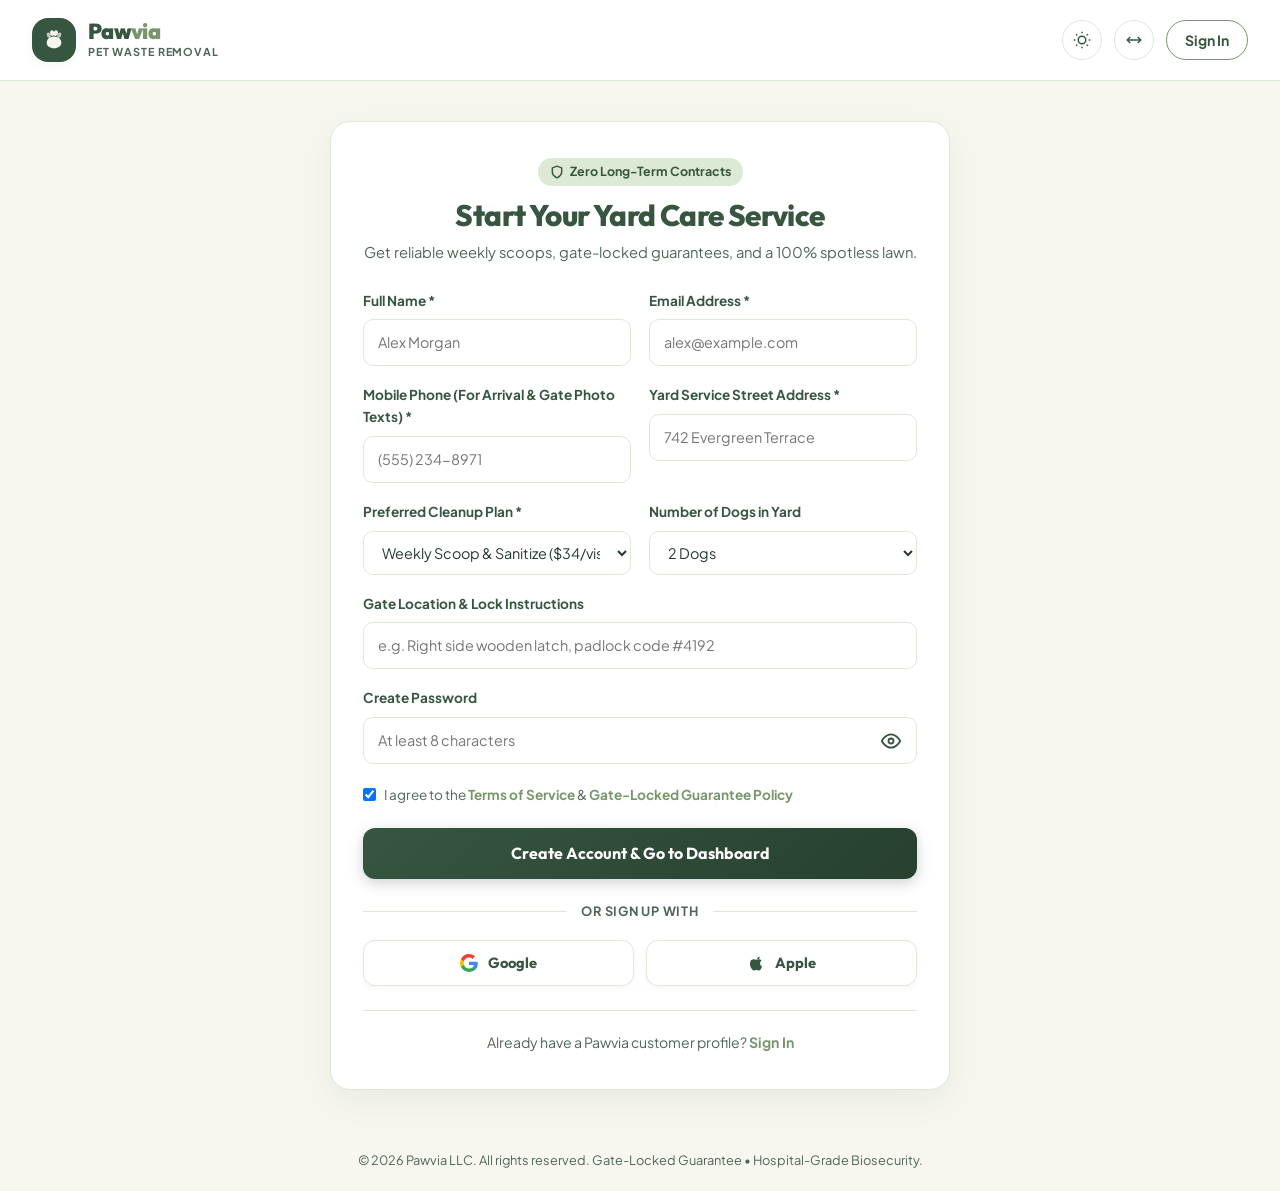
<file: signup.html>
<!DOCTYPE html>
<html lang="en">

<head>
  <meta charset="UTF-8">
  <meta name="viewport" content="width=device-width, initial-scale=1.0">
  <title>Sign Up for Yard Cleanup | Pawvia Pet Waste Removal</title>
  <meta name="description" content="Sign up for local pet waste removal service with Pawvia. Enjoy weekly or bi-weekly yard scooping, gate-locked guarantees, and hospital-grade sanitization.">
  <link rel="stylesheet" href="css/styles.css">
  <link rel="stylesheet" href="css/dashboard.css">
  <script src="js/theme-rtl.js"></script>
  <link rel="icon" href="assets/favicon.svg" type="image/svg+xml">
</head>

<body class="auth-page-container">

  <!-- Header -->
  <header class="auth-header" role="banner">
    <a href="index.html" class="logo" aria-label="Pawvia Homepage">
      <div class="logo-icon">
        <svg width="26" height="26" viewBox="0 0 64 64" fill="none" xmlns="http://www.w3.org/2000/svg">
          <ellipse cx="19" cy="20" rx="4.8" ry="6.8" transform="rotate(-18 19 20)" fill="currentColor" opacity="0.7" />
          <ellipse cx="27.5" cy="15" rx="5" ry="7.2" transform="rotate(-5 27.5 15)" fill="currentColor" />
          <ellipse cx="36.5" cy="15" rx="5" ry="7.2" transform="rotate(5 36.5 15)" fill="currentColor" />
          <ellipse cx="45" cy="20" rx="4.8" ry="6.8" transform="rotate(18 45 20)" fill="currentColor" opacity="0.7" />
          <path d="M32 23.5 C21 23.5 14 30.5 14 39 C14 47 21.5 52.5 32 52.5 C42.5 52.5 50 47 50 39 C50 30.5 43 23.5 32 23.5 Z" fill="currentColor" />
        </svg>
      </div>
      <div class="logo-text-group">
        <span class="logo-title">Paw<span>via</span></span>
        <span class="logo-tagline">Pet Waste Removal</span>
      </div>
    </a>

    <div style="display: flex; align-items: center; gap: 12px;">
      <!-- Theme Toggle Button -->
      <button type="button" class="header-icon-btn" id="themeToggleBtn" data-theme-toggle aria-label="Toggle Dark/Light Theme" title="Toggle Theme">
        <svg class="icon-light" viewBox="0 0 24 24" fill="none" stroke="currentColor" stroke-width="2"><circle cx="12" cy="12" r="5"/><line x1="12" y1="1" x2="12" y2="3"/><line x1="12" y1="21" x2="12" y2="23"/><line x1="4.22" y1="4.22" x2="5.64" y2="5.64"/><line x1="18.36" y1="18.36" x2="19.78" y2="19.78"/><line x1="1" y1="12" x2="3" y2="12"/><line x1="21" y1="12" x2="23" y2="12"/><line x1="4.22" y1="19.78" x2="5.64" y2="18.36"/><line x1="18.36" y1="5.64" x2="19.78" y2="4.22"/></svg>
        <svg class="icon-dark" viewBox="0 0 24 24" fill="none" stroke="currentColor" stroke-width="2"><path d="M21 12.79A9 9 0 1 1 11.21 3 7 7 0 0 0 21 12.79z"/></svg>
      </button>

      <!-- RTL Toggle Button -->
      <button type="button" class="header-icon-btn" id="rtlToggleBtn" data-rtl-toggle aria-label="Toggle RTL/LTR" title="Toggle RTL">
        <svg viewBox="0 0 24 24" fill="none" stroke="currentColor" stroke-width="2"><polyline points="17 8 21 12 17 16"/><line x1="21" y1="12" x2="9" y2="12"/><polyline points="7 16 3 12 7 8"/><line x1="3" y1="12" x2="10" y2="12"/></svg>
      </button>

      <a href="login.html" class="btn btn-secondary btn-sm">Sign In</a>
    </div>
  </header>

  <!-- Signup Card Form -->
  <main class="auth-main" role="main">
    <div class="auth-card auth-card-wide">
      <div class="auth-card-header">
        <div class="auth-badge">
          <svg width="14" height="14" viewBox="0 0 24 24" fill="none" stroke="currentColor" stroke-width="2.5"><path d="M12 22s8-4 8-10V5l-8-3-8 3v7c0 6 8 10 8 10z"/></svg>
          <span>Zero Long-Term Contracts</span>
        </div>
        <h1 class="auth-title">Start Your Yard Care Service</h1>
        <p class="auth-subtitle">Get reliable weekly scoops, gate-locked guarantees, and a 100% spotless lawn.</p>
      </div>

      <form id="signupForm">
        <div class="dash-form-grid">
          <div class="dash-form-group">
            <label class="dash-form-label" for="signupName">Full Name *</label>
            <input type="text" class="dash-input" id="signupName" required placeholder="Alex Morgan">
          </div>

          <div class="dash-form-group">
            <label class="dash-form-label" for="signupEmail">Email Address *</label>
            <input type="email" class="dash-input" id="signupEmail" required placeholder="alex@example.com">
          </div>

          <div class="dash-form-group">
            <label class="dash-form-label" for="signupPhone">Mobile Phone (For Arrival &amp; Gate Photo Texts) *</label>
            <input type="tel" class="dash-input" id="signupPhone" required placeholder="(555) 234-8971">
          </div>

          <div class="dash-form-group">
            <label class="dash-form-label" for="signupStreet">Yard Service Street Address *</label>
            <input type="text" class="dash-input" id="signupStreet" required placeholder="742 Evergreen Terrace">
          </div>

          <div class="dash-form-group">
            <label class="dash-form-label" for="signupPlan">Preferred Cleanup Plan *</label>
            <select class="dash-select" id="signupPlan" required>
              <option value="Weekly Scoop &amp; Sanitize" selected>Weekly Scoop &amp; Sanitize ($34/visit)</option>
              <option value="Bi-Weekly Yard Service">Bi-Weekly Yard Service ($44/visit)</option>
              <option value="One-Time Yard Overhaul">One-Time Yard Overhaul ($79 flat)</option>
            </select>
          </div>

          <div class="dash-form-group">
            <label class="dash-form-label" for="signupDogs">Number of Dogs in Yard</label>
            <select class="dash-select" id="signupDogs">
              <option value="1">1 Dog</option>
              <option value="2" selected>2 Dogs</option>
              <option value="3">3 Dogs</option>
              <option value="4">4+ Dogs</option>
            </select>
          </div>

          <div class="dash-form-group dash-form-full">
            <label class="dash-form-label" for="signupGate">Gate Location &amp; Lock Instructions</label>
            <input type="text" class="dash-input" id="signupGate" placeholder="e.g. Right side wooden latch, padlock code #4192">
          </div>

          <div class="dash-form-group dash-form-full">
            <label class="dash-form-label" for="signupPassword">Create Password</label>
            <div class="auth-password-wrap">
              <input type="password" class="dash-input" id="signupPassword" required placeholder="At least 8 characters" style="padding-right: 46px;">
              <button type="button" class="auth-toggle-pwd" id="toggleSignupPassword" aria-label="Show password" title="Show password">
                <svg class="eye-open" width="20" height="20" viewBox="0 0 24 24" fill="none" stroke="currentColor" stroke-width="2.2" stroke-linecap="round" stroke-linejoin="round"><path d="M1 12s4-8 11-8 11 8 11 8-4 8-11 8-11-8-11-8z"/><circle cx="12" cy="12" r="3"/></svg>
                <svg class="eye-closed" width="20" height="20" viewBox="0 0 24 24" fill="none" stroke="currentColor" stroke-width="2.2" stroke-linecap="round" stroke-linejoin="round" style="display: none;"><path d="M17.94 17.94A10.07 10.07 0 0 1 12 20c-7 0-11-8-11-8a18.45 18.45 0 0 1 5.06-5.94M9.9 4.24A9.12 9.12 0 0 1 12 4c7 0 11 8 11 8a18.5 18.5 0 0 1-2.16 3.19m-6.72-1.07a3 3 0 1 1-4.24-4.24"/><line x1="1" y1="1" x2="23" y2="23"/></svg>
              </button>
            </div>
          </div>
        </div>

        <div style="margin: 20px 0 22px;">
          <label class="auth-checkbox-label">
            <input type="checkbox" required checked>
            <span style="font-size: 0.85rem;">I agree to the <a href="#" class="auth-link">Terms of Service</a> &amp; <a href="#" class="auth-link">Gate-Locked Guarantee Policy</a></span>
          </label>
        </div>

        <button type="submit" class="auth-submit-btn">
          <span>Create Account &amp; Go to Dashboard</span>
        </button>

        <!-- Social Sign-Up Options -->
        <div class="auth-divider">
          <span>or sign up with</span>
        </div>

        <div class="auth-social-grid">
          <button type="button" class="btn-social-auth" id="btnGoogleSignup" aria-label="Sign up with Google">
            <svg width="18" height="18" viewBox="0 0 24 24">
              <path fill="#4285F4" d="M23.745 12.27c0-.7-.06-1.4-.19-2.07H12v4.51h6.6c-.29 1.52-1.14 2.82-2.4 3.68v3.05h3.88c2.27-2.09 3.66-5.17 3.66-9.17z"/>
              <path fill="#34A853" d="M12 24c3.24 0 5.95-1.08 7.93-2.91l-3.88-3.05c-1.08.72-2.45 1.16-4.05 1.16-3.12 0-5.77-2.1-6.72-4.93H1.25v3.15C3.27 21.36 7.36 24 12 24z"/>
              <path fill="#FBBC05" d="M5.28 14.27c-.25-.72-.38-1.49-.38-2.27s.13-1.55.38-2.27V6.58H1.25C.45 8.18 0 10.02 0 12s.45 3.82 1.25 5.42l4.03-3.15z"/>
              <path fill="#EA4335" d="M12 4.75c1.77 0 3.35.61 4.6 1.8l3.42-3.42C17.95 1.19 15.24 0 12 0 7.36 0 3.27 2.64 1.25 6.58l4.03 3.15c.95-2.83 3.6-4.98 6.72-4.98z"/>
            </svg>
            <span>Google</span>
          </button>

          <button type="button" class="btn-social-auth" id="btnAppleSignup" aria-label="Sign up with Apple">
            <svg width="18" height="18" viewBox="0 0 24 24" fill="currentColor">
              <path d="M18.71 19.5c-.83 1.24-1.71 2.45-3.05 2.47-1.34.03-1.77-.79-3.29-.79-1.53 0-2 .77-3.27.82-1.31.05-2.3-1.32-3.14-2.53C4.25 17 2.94 12.45 4.7 9.39c.87-1.52 2.43-2.48 4.12-2.51 1.28-.02 2.5.87 3.29.87.78 0 2.26-1.07 3.81-.91.65.03 2.47.26 3.64 1.98-.09.06-2.17 1.28-2.15 3.81.03 3.02 2.65 4.03 2.68 4.04-.03.07-.42 1.44-1.38 2.83M15.97 6.38c.62-.76 1.04-1.81.93-2.88-.9.04-2 .6-2.65 1.36-.57.65-1.07 1.72-.94 2.76 1 .08 2.04-.48 2.66-1.24z"/>
            </svg>
            <span>Apple</span>
          </button>
        </div>
      </form>

      <div class="auth-footer-prompt">
        Already have a Pawvia customer profile?
        <a href="login.html" class="auth-link">Sign In</a>
      </div>
    </div>
  </main>

  <!-- Footer -->
  <footer style="text-align: center; padding: 20px; font-size: 0.8rem; color: var(--color-forest-muted);">
    &copy; 2026 Pawvia LLC. All rights reserved. Gate-Locked Guarantee &bull; Hospital-Grade Biosecurity.
  </footer>

  <script src="js/dashboard.js"></script>
</body>
</html>
</file>
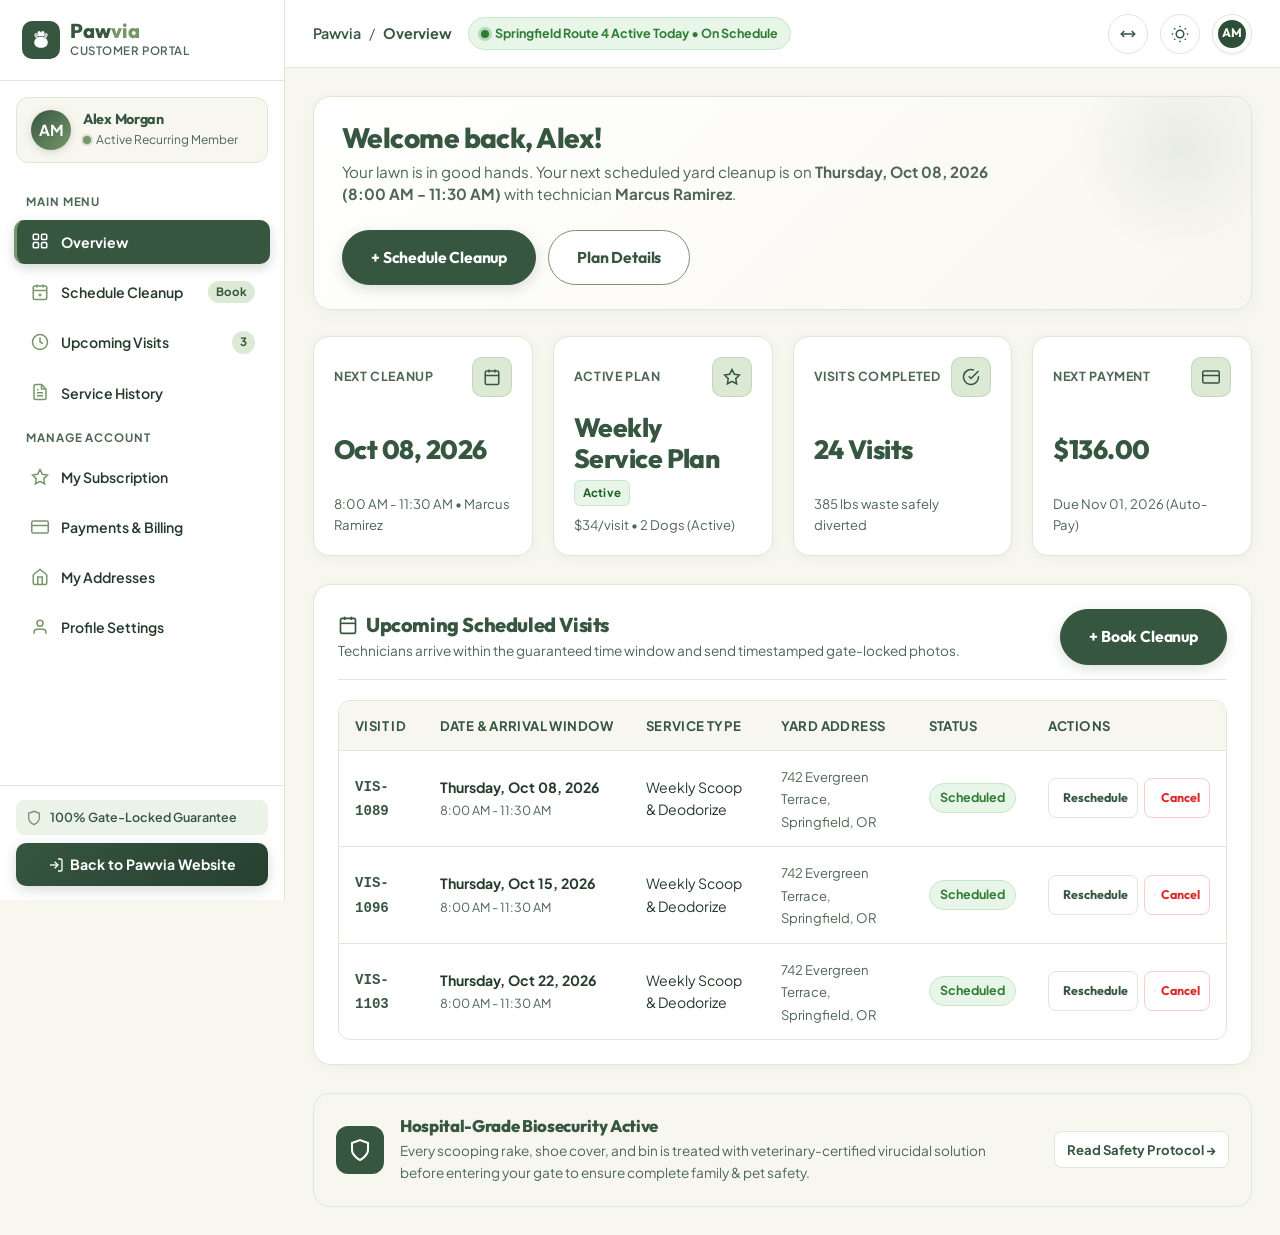
<file: user-dashboard.html>
<!DOCTYPE html>
<html lang="en">
<head>
  <meta charset="UTF-8">
  <meta http-equiv="refresh" content="0; url=dashboard.html">
  <title>Redirecting to Customer Dashboard | Pawvia</title>
  <script>window.location.href = "dashboard.html";</script>
</head>
<body style="font-family: sans-serif; background: #F8F7EF; padding: 40px; text-align: center; color: #365640;">
  <h2>Loading Pawvia Customer Portal...</h2>
  <p><a href="dashboard.html" style="color: #78966B; font-weight: bold;">Click here if not redirected automatically.</a></p>
</body>
</html>
</file>
<file: css/styles.css>
/* ==========================================================================
   PAWVIA - LOCAL PET WASTE REMOVAL SERVICE
   Fresh Sage & Cream Design System
   Palette:
     - Warm Cream: #F8F7EF (Primary Background)
     - White: #FFFFFF (Cards & Content Containers)
     - Soft Sage Green: #DCE9D5 (Alternating Sections, Highlights & Badges)
     - Muted Leaf Green: #78966B (Icons, Borders, Decorative Accents)
     - Deep Forest Green: #365640 (Headings, Nav Links, Buttons & CTAs)
   ========================================================================== */

/* --- Google Fonts Import --- */
@import url('https://fonts.googleapis.com/css2?family=Outfit:wght@300;400;500;600;700;800;900&family=Plus+Jakarta+Sans:wght@400;500;600;700&display=swap');

/* --- CSS Variables & Design Tokens --- */
:root {
  /* Fresh Sage & Cream Core Palette */
  --color-warm-cream: #F8F7EF;
  --color-warm-cream-soft: #F4F2E4;
  --color-warm-cream-dark: #ECE8D9;
  --color-white: #FFFFFF;
  --color-sage-soft: #DCE9D5;
  --color-sage-light: #EBF2E7;
  --color-sage-tint: #F3F7F0;
  --color-leaf-green: #78966B;
  --color-leaf-green-hover: #637F57;
  --color-forest-green: #365640;
  --color-forest-dark: #27402F;
  --color-forest-deep: #1F3325;
  --color-forest-text: #243B2B;
  --color-forest-muted: #4E6755;
  --color-forest-subtle: #688270;

  /* Backward Compatible Semantic Mappings */
  --color-black: #365640;              /* Primary deep forest accent / headings */
  --color-charcoal-900: #27402F;       /* Deepest forest green */
  --color-charcoal-800: #304C39;       /* Rich forest green */
  --color-charcoal-700: #365640;       /* Deep forest green */
  --color-charcoal-600: #425E4A;       /* Medium forest green */
  --color-charcoal-500: #4E6755;       /* Muted botanical text */
  --color-grey-400: #688270;           /* Soft forest text */
  --color-grey-300: #DCE9D5;           /* Soft sage text on dark */
  --color-grey-200: #DCE9D5;           /* Soft sage border */
  --color-grey-150: #EBF2E7;           /* Pale sage */
  --color-grey-100: #F3F7F0;           /* Very pale sage / cream tint */
  --color-grey-50: #F8F7EF;            /* Warm cream primary */
  --color-grey-soft: #FBFBF6;          /* Clean cream soft */

  /* Accents & Borders */
  --color-clean-green: #78966B;        /* Muted leaf green */
  --color-clean-green-light: #DCE9D5;  /* Soft sage green */
  --color-clean-green-dark: #365640;   /* Deep forest green */
  --color-star: #D4973B;               /* Honey leaf amber for reviews */
  --color-border: #DCE9D5;             /* Soft sage border */
  --color-border-dark: #78966B;        /* Muted leaf green border */

  /* Typography */
  --font-heading: 'Outfit', -apple-system, BlinkMacSystemFont, 'Segoe UI', Roboto, sans-serif;
  --font-body: 'Plus Jakarta Sans', -apple-system, BlinkMacSystemFont, 'Segoe UI', Roboto, sans-serif;

  /* Organic Soft Shadows (Green-tinted, never harsh black) */
  --shadow-xs: 0 1px 3px rgba(54, 86, 64, 0.05);
  --shadow-sm: 0 3px 10px rgba(54, 86, 64, 0.06);
  --shadow-md: 0 8px 26px rgba(54, 86, 64, 0.08);
  --shadow-lg: 0 16px 40px rgba(54, 86, 64, 0.11);
  --shadow-xl: 0 24px 60px rgba(54, 86, 64, 0.14);

  /* Border Radius */
  --radius-xs: 6px;
  --radius-sm: 10px;
  --radius-md: 16px;
  --radius-lg: 24px;
  --radius-xl: 32px;
  --radius-full: 9999px;

  /* Transitions */
  --transition-fast: 0.18s ease;
  --transition-normal: 0.28s ease;
  --transition-slow: 0.4s cubic-bezier(0.16, 1, 0.3, 1);

  /* Containers */
  --container-max: 1240px;
  --container-wide: 1360px;
}

/* --- Base & Reset --- */
*, *::before, *::after {
  box-sizing: border-box;
  margin: 0;
  padding: 0;
}

html {
  font-size: 16px;
  scroll-behavior: smooth;
  -webkit-font-smoothing: antialiased;
  -moz-osx-font-smoothing: grayscale;
}

body {
  font-family: var(--font-body);
  color: var(--color-forest-text);
  background-color: var(--color-warm-cream);
  line-height: 1.6;
  overflow-x: hidden;
}

img, picture, video, canvas, svg {
  display: block;
  max-width: 100%;
}

input, button, textarea, select {
  font: inherit;
}

a {
  color: inherit;
  text-decoration: none;
  transition: color var(--transition-fast);
}

button {
  cursor: pointer;
  border: none;
  background: none;
  font-family: var(--font-heading);
}

ul, ol {
  list-style: none;
}

/* Typography Presets */
h1, h2, h3, h4, h5, h6 {
  font-family: var(--font-heading);
  color: var(--color-forest-green);
  font-weight: 700;
  line-height: 1.2;
  letter-spacing: -0.02em;
}

h1 { font-size: clamp(2.3rem, 4.5vw, 3.6rem); }
h2 { font-size: clamp(1.9rem, 3.2vw, 2.75rem); }
h3 { font-size: clamp(1.35rem, 2.2vw, 1.75rem); }
h4 { font-size: 1.25rem; }
h5 { font-size: 1.1rem; }
h6 { font-size: 0.95rem; }

p {
  color: var(--color-forest-muted);
  font-size: 1.025rem;
}

.lead {
  font-size: 1.18rem;
  line-height: 1.65;
  color: var(--color-forest-text);
}

/* --- Layout Containers --- */
.container {
  width: 100%;
  max-width: var(--container-max);
  margin-left: auto;
  margin-right: auto;
  padding-left: 24px;
  padding-right: 24px;
}

.container-wide {
  width: 100%;
  max-width: var(--container-wide);
  margin-left: auto;
  margin-right: auto;
  padding-left: 24px;
  padding-right: 24px;
}

.section {
  padding-top: 96px;
  padding-bottom: 96px;
  position: relative;
}

.section-sm {
  padding-top: 60px;
  padding-bottom: 60px;
}

.section-lg {
  padding-top: 120px;
  padding-bottom: 120px;
}

/* Section Backgrounds - Alternating Cream, White, & Soft Sage */
.bg-white { 
  background-color: var(--color-white); 
}
.bg-light { 
  background-color: var(--color-warm-cream); 
}
.bg-soft { 
  background-color: var(--color-sage-soft); 
}
.bg-sage { 
  background-color: var(--color-sage-soft); 
}
.bg-charcoal { 
  background-color: var(--color-forest-green); 
  color: #FFFFFF; 
}
.bg-charcoal h1, .bg-charcoal h2, .bg-charcoal h3, .bg-charcoal h4 { 
  color: #FFFFFF; 
}
.bg-charcoal p, .bg-charcoal .lead { 
  color: #DCEFE2; 
}
.bg-charcoal .reason-content h4 {
  color: #FFFFFF;
}
.bg-charcoal .reason-content p {
  color: #D6EDE0;
}
.bg-charcoal .reason-icon {
  background: rgba(255, 255, 255, 0.15);
  color: #FFFFFF;
  border: 1px solid rgba(255, 255, 255, 0.3);
  font-weight: 800;
}
.bg-dark-card { 
  background-color: var(--color-forest-dark); 
  color: var(--color-white); 
}

/* --- Geometric & Subtle Background Accents --- */
.geo-dots {
  background-image: radial-gradient(var(--color-leaf-green) 1px, transparent 1px);
  background-size: 26px 26px;
  opacity: 0.95;
}

/* ==========================================================================
   DARK THEME VARIABLES — [data-theme="dark"]
   ========================================================================== */
[data-theme="dark"] {
  /* Core palette overrides */
  --color-warm-cream: #121E17;
  --color-warm-cream-soft: #16241C;
  --color-warm-cream-dark: #0E1812;
  --color-white: #1A2A20;
  --color-sage-soft: #253B2F;
  --color-sage-light: #1E3028;
  --color-sage-tint: #192820;
  --color-leaf-green: #8FD89F;
  --color-leaf-green-hover: #A6E3B5;
  --color-forest-green: #8FD89F;
  --color-forest-dark: #0E1812;
  --color-forest-deep: #08100C;
  --color-forest-text: #EAF5ED;
  --color-forest-muted: #B5D2BA;
  --color-forest-subtle: #92B599;

  /* Semantic mappings */
  --color-black: #FFFFFF;
  --color-charcoal-900: #FFFFFF;
  --color-charcoal-800: #EAF5ED;
  --color-charcoal-700: #D4E8CC;
  --color-charcoal-600: #C2DBC6;
  --color-charcoal-500: #B5D2BA;
  --color-grey-400: #ADCAB4;
  --color-grey-300: #C2DBC6;
  --color-grey-200: #2E4838;
  --color-grey-150: #1E3028;
  --color-grey-100: #192820;
  --color-grey-50: #16241C;
  --color-grey-soft: #18281F;

  --color-clean-green: #8FD89F;
  --color-clean-green-light: #253B2F;
  --color-clean-green-dark: #8FD89F;
  --color-star: #E8B84B;
  --color-border: #2E4838;
  --color-border-dark: #4A6E54;
}

[data-theme="dark"] body {
  background-color: var(--color-warm-cream);
  color: var(--color-forest-text);
}

[data-theme="dark"] .site-header {
  background-color: rgba(26, 36, 32, 0.96);
  border-bottom-color: var(--color-border);
}

[data-theme="dark"] .site-header.scrolled {
  background-color: rgba(26, 36, 32, 0.99);
}

[data-theme="dark"] .site-header .logo-title {
  color: #FFFFFF !important;
}

[data-theme="dark"] .site-header .logo-title span {
  color: #8FD89F !important;
}

[data-theme="dark"] .site-header .logo-tagline {
  color: #ADCAB4 !important;
}

[data-theme="dark"] .site-header .logo-icon {
  background: #1E3028 !important;
  color: #8FD89F !important;
  border: 1.5px solid #2E4838 !important;
}

[data-theme="dark"] .topbar {
  background-color: #0A1610;
  border-bottom-color: #1E3028;
  color: #C8E0D0;
}

[data-theme="dark"] .topbar-announcement {
  color: #C8E0D0;
}

[data-theme="dark"] .topbar-contact a {
  color: #A8D4B8 !important;
}

[data-theme="dark"] .topbar-contact a:hover {
  color: #FFFFFF !important;
}

[data-theme="dark"] .topbar-badge {
  background-color: #4A8060;
  color: #E8F5EC;
}

[data-theme="dark"] .benefit-card,
[data-theme="dark"] .pricing-card,
[data-theme="dark"] .testimonial-card,
[data-theme="dark"] .blog-card,
[data-theme="dark"] .step-card,
[data-theme="dark"] .team-card,
[data-theme="dark"] .service-detail-card,
[data-theme="dark"] .contact-info-card,
[data-theme="dark"] .contact-form-card,
[data-theme="dark"] .quick-estimator-card,
[data-theme="dark"] .zip-checker-card,
[data-theme="dark"] .split-visual-card + div,
[data-theme="dark"] .lawn-health-card,
[data-theme="dark"] .surface-card,
[data-theme="dark"] .treatment-card,
[data-theme="dark"] .eco-metric-card,
[data-theme="dark"] .tech-badge-card,
[data-theme="dark"] .route-day-card,
[data-theme="dark"] .download-card,
[data-theme="dark"] .security-card {
  background: var(--color-white);
  border-color: var(--color-border);
}

[data-theme="dark"] .pricing-card.featured {
  background: linear-gradient(150deg, #1E4030 0%, #162E22 100%);
  border-color: #3A6450;
  box-shadow: 0 16px 40px rgba(0,0,0,0.55), 0 0 0 1px rgba(120,176,133,0.2);
}

/* Fix: featured pricing card text visibility in dark mode */
[data-theme="dark"] .pricing-card.featured h3,
[data-theme="dark"] .pricing-card.featured .pricing-amount,
[data-theme="dark"] .pricing-card.featured .pricing-currency {
  color: #FFFFFF !important;
}

[data-theme="dark"] .pricing-card.featured p,
[data-theme="dark"] .pricing-card.featured .pricing-period,
[data-theme="dark"] .pricing-card.featured .feature-item,
[data-theme="dark"] .pricing-card.featured .feature-item span {
  color: #C8E5D0 !important;
}

[data-theme="dark"] .pricing-card.featured .card-ribbon-tag {
  background: #78B085;
  color: #FFFFFF;
}

/* Fix: non-featured pricing card text in dark mode */
[data-theme="dark"] .pricing-card:not(.featured) {
  background: #1A2821;
  border-color: #2B4436;
}

[data-theme="dark"] .pricing-card:not(.featured) h3 {
  color: #FFFFFF !important;
}

[data-theme="dark"] .pricing-card:not(.featured) p {
  color: #ADCAB4 !important;
}

[data-theme="dark"] .pricing-card:not(.featured) .pricing-amount,
[data-theme="dark"] .pricing-card:not(.featured) .pricing-currency {
  color: #D4EDDA !important;
}

[data-theme="dark"] .pricing-card:not(.featured) .pricing-period,
[data-theme="dark"] .pricing-card:not(.featured) .pricing-period ~ p {
  color: #8FB89A !important;
}

[data-theme="dark"] .pricing-card:not(.featured) .feature-item,
[data-theme="dark"] .pricing-card:not(.featured) .feature-item span {
  color: #C0D9C7 !important;
}


[data-theme="dark"] .btn-user-account {
  background-color: var(--color-white);
  border-color: var(--color-border);
  color: var(--color-forest-text);
}

[data-theme="dark"] .user-dropdown {
  background: #1F2E28;
  border-color: var(--color-border);
}

[data-theme="dark"] .dropdown-header-status {
  background: var(--color-sage-soft);
  border-color: var(--color-border);
}

[data-theme="dark"] .mobile-nav-drawer {
  background: #1A2420;
}

[data-theme="dark"] .page-hero,
[data-theme="dark"] .hero-home,
[data-theme="dark"] .hero-home-2 {
  background: linear-gradient(180deg, var(--color-white) 0%, var(--color-warm-cream) 100%);
}

[data-theme="dark"] .page-hero-pill {
  background: var(--color-white);
  border-color: var(--color-border);
  color: var(--color-forest-text);
}


[data-theme="dark"] .cta-banner {
  background: linear-gradient(135deg, #152A1E 0%, #0E1E16 100%);
  border-color: #2B4A35;
  box-shadow: 0 24px 60px rgba(0,0,0,0.7);
}

/* CTA Banner text must always be bright white in dark mode */
[data-theme="dark"] .cta-banner h2 {
  color: #FFFFFF !important;
}

[data-theme="dark"] .cta-banner p {
  color: #D0E8D6 !important;
}

/* Value ribbon section in dark mode */
[data-theme="dark"] .value-ribbon {
  background: #151F1A;
  border-top: 1px solid #1E3028;
  border-bottom: 1px solid #1E3028;
}

[data-theme="dark"] .ribbon-item h4 {
  color: #FFFFFF !important;
}

[data-theme="dark"] .ribbon-item p {
  color: #ADCAB4 !important;
}

[data-theme="dark"] .ribbon-icon {
  background: rgba(120,176,133,0.15) !important;
  color: #8FC99E !important;
  border-color: rgba(120,176,133,0.25) !important;
}

/* Benefit card text in dark mode */
[data-theme="dark"] .benefit-card h3 {
  color: #FFFFFF !important;
}

[data-theme="dark"] .benefit-card p {
  color: #ADCAB4 !important;
}

/* Hero trust row text */
[data-theme="dark"] .hero-trust-item strong {
  color: #FFFFFF !important;
}

[data-theme="dark"] .hero-trust-item p {
  color: #ADCAB4 !important;
}

/* Section headings in dark mode */
[data-theme="dark"] h1,
[data-theme="dark"] h2,
[data-theme="dark"] h3,
[data-theme="dark"] h4 {
  color: #FFFFFF;
}

/* But override for elements that already have explicit dark backgrounds */
[data-theme="dark"] .cta-banner h1,
[data-theme="dark"] .site-footer h1,
[data-theme="dark"] .site-footer h2,
[data-theme="dark"] .site-footer h3,
[data-theme="dark"] .site-footer h4 {
  color: #FFFFFF !important;
}

/* Muted body text */
[data-theme="dark"] p {
  color: #ADCAB4;
}

/* Section header subtitle text */
[data-theme="dark"] .section-header p {
  color: #ADCAB4 !important;
}

[data-theme="dark"] .section-header h2 {
  color: #FFFFFF !important;
}

/* Step card text */
[data-theme="dark"] .step-card h3,
[data-theme="dark"] .step-card h4 {
  color: #FFFFFF !important;
}

[data-theme="dark"] .step-card p {
  color: #ADCAB4 !important;
}

/* Testimonial card text */
[data-theme="dark"] .testimonial-card {
  background: #1A2821 !important;
  border-color: #2B4436 !important;
}

[data-theme="dark"] .testimonial-card p,
[data-theme="dark"] .testimonial-body {
  color: #C8DDD0 !important;
}

[data-theme="dark"] .author-info h5 {
  color: #FFFFFF !important;
}

[data-theme="dark"] .author-info p {
  color: #8FB89A !important;
}

/* Blog card text */
[data-theme="dark"] .blog-card {
  background: #1A2821 !important;
  border-color: #2B4436 !important;
}

[data-theme="dark"] .blog-card h3,
[data-theme="dark"] .blog-card-title {
  color: #FFFFFF !important;
}

[data-theme="dark"] .blog-card p,
[data-theme="dark"] .blog-card-excerpt {
  color: #ADCAB4 !important;
}

/* Footer text */
[data-theme="dark"] .footer {
  background: #0D1912;
}


[data-theme="dark"] input,
[data-theme="dark"] textarea,
[data-theme="dark"] select {
  background: var(--color-sage-soft);
  border-color: var(--color-border);
  color: var(--color-forest-text);
}

[data-theme="dark"] .newsletter-banner {
  background: #253B2F;
}

[data-theme="dark"] .geo-dots {
  background-image: radial-gradient(rgba(139, 175, 125, 0.3) 1px, transparent 1px);
}

[data-theme="dark"] .bg-white {
  background-color: var(--color-white);
}

[data-theme="dark"] .bg-light {
  background-color: var(--color-warm-cream);
}

[data-theme="dark"] .bg-soft,
[data-theme="dark"] .bg-sage {
  background-color: var(--color-sage-soft);
}

/* =============================================
   DARK MODE: .bg-charcoal & .blog-featured-card
   ============================================= */

[data-theme="dark"] .bg-charcoal {
  background: #122218 !important;
  color: #FFFFFF !important;
  border-top: 1px solid #1E382A;
  border-bottom: 1px solid #1E382A;
}

[data-theme="dark"] .bg-charcoal h1,
[data-theme="dark"] .bg-charcoal h2,
[data-theme="dark"] .bg-charcoal h3,
[data-theme="dark"] .bg-charcoal h4 {
  color: #FFFFFF !important;
}

[data-theme="dark"] .bg-charcoal p,
[data-theme="dark"] .bg-charcoal .lead,
[data-theme="dark"] .bg-charcoal .reason-content p {
  color: #C8E5D2 !important;
}

[data-theme="dark"] .bg-charcoal .reason-content h4 {
  color: #FFFFFF !important;
}

[data-theme="dark"] .bg-charcoal .reason-icon {
  background: #1B3828 !important;
  color: #8FC99E !important;
  border: 1.5px solid #2F5840 !important;
  font-weight: 800;
}

[data-theme="dark"] .split-visual-card {
  border-color: #2F5840 !important;
  box-shadow: 0 16px 40px rgba(0, 0, 0, 0.5) !important;
}

/* Featured Blog Post Card */
[data-theme="dark"] .blog-featured-card {
  background: linear-gradient(145deg, #13241A 0%, #0E1A13 100%) !important;
  border-color: #264432 !important;
  box-shadow: 0 20px 50px rgba(0, 0, 0, 0.65) !important;
}

[data-theme="dark"] .blog-featured-content h2 {
  color: #FFFFFF !important;
}

[data-theme="dark"] .blog-featured-content p {
  color: #C8E5D2 !important;
}

[data-theme="dark"] .blog-featured-meta,
[data-theme="dark"] .blog-featured-meta span {
  color: #8FC99E !important;
}

[data-theme="dark"] .blog-featured-card .btn-secondary {
  background: rgba(255, 255, 255, 0.12) !important;
  color: #FFFFFF !important;
  border-color: rgba(255, 255, 255, 0.35) !important;
}

[data-theme="dark"] .blog-featured-card .btn-secondary:hover {
  background: rgba(255, 255, 255, 0.22) !important;
  border-color: rgba(255, 255, 255, 0.7) !important;
  color: #FFFFFF !important;
}

/* =============================================
   DARK MODE: BUTTONS
   ============================================= */

/* btn-secondary (white card with green text) → becomes dark card */
[data-theme="dark"] .btn-secondary {
  background-color: #1F3028;
  color: #C8DDD0;
  border-color: #3A6450;
}

[data-theme="dark"] .btn-secondary:hover {
  background-color: #2A4038;
  border-color: #78B085;
  color: #FFFFFF;
}

/* btn-primary stays legible in dark mode */
[data-theme="dark"] .btn-primary {
  background-color: #3A7058;
  border-color: #4A8068;
  color: #FFFFFF;
}

[data-theme="dark"] .btn-primary:hover {
  background-color: #4A8068;
  border-color: #5A9078;
  color: #FFFFFF;
}

/* btn-outline-white stays the same (already bright border) */
[data-theme="dark"] .btn-outline-white {
  border-color: rgba(200, 224, 208, 0.7);
  color: #D0E8D6;
}

[data-theme="dark"] .btn-outline-white:hover {
  background-color: rgba(200, 224, 208, 0.15);
  border-color: #C8E0D0;
  color: #FFFFFF;
}

/* CTA banner buttons — special overrides for dark banner context */
[data-theme="dark"] .cta-banner .btn-secondary {
  background-color: #FFFFFF !important;
  color: #0E2217 !important;
  border: 1.5px solid #FFFFFF !important;
  font-weight: 800 !important;
  box-shadow: 0 4px 18px rgba(0, 0, 0, 0.35);
}

[data-theme="dark"] .cta-banner .btn-secondary:hover {
  background-color: #E6F3E6 !important;
  border-color: #E6F3E6 !important;
  color: #0E2217 !important;
  transform: translateY(-2px);
}

[data-theme="dark"] .cta-banner .btn-outline-white {
  background-color: rgba(255, 255, 255, 0.08) !important;
  border: 1.5px solid rgba(255, 255, 255, 0.5) !important;
  color: #FFFFFF !important;
  font-weight: 700 !important;
}

[data-theme="dark"] .cta-banner .btn-outline-white:hover {
  background-color: rgba(255, 255, 255, 0.18) !important;
  border-color: #FFFFFF !important;
  color: #FFFFFF !important;
  transform: translateY(-2px);
}

/* =============================================
   DARK MODE: NEWSLETTER, BADGE, NAV
   ============================================= */

[data-theme="dark"] .newsletter-banner h2,
[data-theme="dark"] .newsletter-banner h3 {
  color: #FFFFFF !important;
}

[data-theme="dark"] .newsletter-banner p {
  color: #C8DDD0 !important;
}

[data-theme="dark"] .badge {
  background-color: #1E3028;
  color: #A8D4B8;
  border-color: #2E4838;
}

[data-theme="dark"] .badge-dark {
  background-color: #3A6450;
  color: #E8F5EC;
  border-color: #4A7460;
}

[data-theme="dark"] .badge-green {
  background-color: #1E3028;
  color: #A8E0B5;
  border-color: #3A5E48;
}

[data-theme="dark"] .nav-link {
  color: #C0D8C8;
}

[data-theme="dark"] .nav-link:hover,
[data-theme="dark"] .nav-link.active {
  color: #FFFFFF;
}

[data-theme="dark"] .lead {
  color: #ADCAB4;
}

/* =============================================
   DARK MODE: HERO FLOATING BADGES & PILLS
   ============================================= */

[data-theme="dark"] .hero-live-pill {
  background: rgba(255,255,255,0.08);
  border-color: rgba(120,176,133,0.35);
  color: #C8E0D0;
}

[data-theme="dark"] .floating-badge {
  background: #1A2821;
  border-color: #2B4436;
  color: #FFFFFF;
}

[data-theme="dark"] .badge-text-primary {
  color: #FFFFFF;
}

[data-theme="dark"] .badge-text-sub {
  color: #8FB89A;
}

[data-theme="dark"] .trust-icon-box {
  background-color: rgba(120,176,133,0.15);
  color: #A8D4B8;
}

[data-theme="dark"] .hero-trust-item p {
  color: #ADCAB4 !important;
}

/* =============================================
   DARK MODE: VALUE RIBBON & RIBBON ICON
   ============================================= */

[data-theme="dark"] .ribbon-item h4 {
  color: #FFFFFF !important;
}

[data-theme="dark"] .ribbon-item p {
  color: #ADCAB4 !important;
}

/* =============================================
   DARK MODE: PAGE HERO INNER TEXT
   ============================================= */

[data-theme="dark"] .page-hero h1,
[data-theme="dark"] .page-hero h2 {
  color: #FFFFFF !important;
}

[data-theme="dark"] .page-hero .lead,
[data-theme="dark"] .page-hero p {
  color: #ADCAB4 !important;
}

[data-theme="dark"] .page-hero-img-wrap {
  border-color: #2B4436;
  box-shadow: 0 20px 50px rgba(0,0,0,0.5);
}

[data-theme="dark"] .page-hero .btn-secondary {
  background: rgba(255, 255, 255, 0.08) !important;
  border: 1.5px solid rgba(255, 255, 255, 0.4) !important;
  color: #FFFFFF !important;
  font-weight: 700 !important;
}

[data-theme="dark"] .page-hero .btn-secondary:hover {
  background: rgba(255, 255, 255, 0.18) !important;
  border-color: #FFFFFF !important;
  color: #FFFFFF !important;
}

[data-theme="dark"] .service-detail-card {
  background: #15241C !important;
  border-color: #273F30 !important;
}

[data-theme="dark"] .service-detail-card .feature-item {
  color: #D2E7D7 !important;
}


/* Dark Mode: Photo Feature Strip & Capabilities Bento */
[data-theme="dark"] .photo-feature-card {
  border-color: #2F4A3B;
  box-shadow: 0 10px 30px rgba(0, 0, 0, 0.4);
}

[data-theme="dark"] .photo-feature-card:hover {
  border-color: #78B085;
  box-shadow: 0 16px 40px rgba(0, 0, 0, 0.6), 0 0 20px rgba(120, 176, 133, 0.15);
}

[data-theme="dark"] .photo-feature-overlay {
  background: linear-gradient(180deg, rgba(12, 22, 16, 0.15) 20%, rgba(10, 18, 14, 0.92) 100%);
}

[data-theme="dark"] .capabilities-title {
  color: #FFFFFF !important;
}

[data-theme="dark"] .capabilities-lead {
  color: #BDD8C4 !important;
}

[data-theme="dark"] .cap-card {
  background: #1A2821;
  border-color: #2B4436;
  box-shadow: 0 8px 30px rgba(0, 0, 0, 0.35);
}

[data-theme="dark"] .cap-card:hover {
  border-color: #78B085;
  box-shadow: 0 16px 40px rgba(0, 0, 0, 0.55), 0 0 24px rgba(120, 176, 133, 0.18);
}

[data-theme="dark"] .cap-card h3 {
  color: #FFFFFF !important;
}

[data-theme="dark"] .cap-card p {
  color: #ADCAB4 !important;
}

[data-theme="dark"] .cap-card-num {
  color: #78B085 !important;
}

[data-theme="dark"] .cap-card-icon-wrap {
  background: rgba(120, 176, 133, 0.15) !important;
  border-color: rgba(120, 176, 133, 0.35) !important;
  color: #A8E0B5 !important;
}

[data-theme="dark"] .cap-card:hover .cap-card-icon-wrap {
  background: rgba(120, 176, 133, 0.28) !important;
}

[data-theme="dark"] .cap-card-tags span {
  background: #15221B !important;
  color: #D6EEDB !important;
  border-color: #2E4C3B !important;
}

[data-theme="dark"] .cap-card-featured {
  background: linear-gradient(145deg, #1F3027 0%, #17251E 100%) !important;
  border-color: #385B46 !important;
  border-left: 4px solid #78B085 !important;
}

[data-theme="dark"] .cap-card-footer {
  border-top-color: #2B4436 !important;
}

[data-theme="dark"] .cap-card-price {
  color: #A8E0B5 !important;
}

[data-theme="dark"] .cap-card-link {
  color: #78B085 !important;
}

[data-theme="dark"] .cap-card-dark {
  background: linear-gradient(150deg, #121E17 0%, #0A130E 100%) !important;
  border-color: #274031 !important;
}

[data-theme="dark"] .cap-card-accent {
  background: linear-gradient(145deg, #22372C 0%, #192C22 100%) !important;
  border-color: #3B6149 !important;
}

[data-theme="dark"] .cap-card-metric {
  background: rgba(18, 30, 23, 0.9) !important;
  border-color: #34543F !important;
}

[data-theme="dark"] .cap-metric-value {
  color: #7CE4A1 !important;
}

[data-theme="dark"] .cap-metric-label {
  color: #BDDCBE !important;
}

[data-theme="dark"] .cap-card-image-overlay {
  background: linear-gradient(180deg, rgba(10, 18, 14, 0.35) 0%, rgba(10, 18, 14, 0.92) 50%, rgba(8, 15, 12, 0.98) 100%) !important;
}

[data-theme="dark"] .text-highlight {
  display: inline;
  background: none;
  color: #FFFFFF !important;
}

/* ==========================================================================
   RTL LAYOUT SUPPORT — [dir="rtl"]
   ========================================================================== */
[dir="rtl"] {
  direction: rtl;
  text-align: right;
}

[dir="rtl"] .header-inner {
  flex-direction: row-reverse;
}

[dir="rtl"] .nav-menu {
  flex-direction: row-reverse;
}

[dir="rtl"] .header-actions {
  flex-direction: row-reverse;
}

[dir="rtl"] .hero-grid,
[dir="rtl"] .hero-2-grid,
[dir="rtl"] .split-content-grid,
[dir="rtl"] .contact-layout-grid,
[dir="rtl"] .service-detail-card {
  direction: rtl;
}

[dir="rtl"] .service-detail-card.reverse {
  direction: ltr;
}

[dir="rtl"] .hero-actions {
  flex-direction: row-reverse;
  justify-content: flex-start;
}

[dir="rtl"] .nav-link.active::after {
  left: auto;
  right: 0;
}

[dir="rtl"] .user-dropdown {
  right: auto;
  left: 0;
}

[dir="rtl"] .benefit-icon-wrap {
  margin-left: 0;
  margin-right: 0;
}

[dir="rtl"] .feature-item {
  flex-direction: row-reverse;
}

[dir="rtl"] .testimonial-author {
  flex-direction: row-reverse;
}

[dir="rtl"] .page-hero-badges {
  flex-direction: row-reverse;
  justify-content: flex-start;
}

[dir="rtl"] .page-hero-pill {
  justify-content: flex-start;
  text-align: right;
}

[dir="rtl"] .topbar-inner {
  flex-direction: row-reverse;
}

[dir="rtl"] .footer-grid {
  direction: rtl;
}

[dir="rtl"] .footer-links {
  direction: rtl;
}

[dir="rtl"] .form-row {
  direction: rtl;
}

[dir="rtl"] .ribbon-grid {
  direction: rtl;
}

[dir="rtl"] .mobile-nav-drawer {
  left: auto;
  right: 0;
}

[dir="rtl"] .page-hero-split {
  direction: rtl;
}

/* ==========================================================================
   HEADER ICON TOGGLE BUTTONS (Theme + RTL)
   ========================================================================== */
.header-icon-btn {
  display: inline-flex;
  align-items: center;
  justify-content: center;
  width: 40px;
  height: 40px;
  border-radius: var(--radius-full);
  background: var(--color-white);
  border: 1.5px solid var(--color-border);
  color: var(--color-forest-green);
  cursor: pointer;
  transition: all var(--transition-fast);
  flex-shrink: 0;
  position: relative;
  font-size: 0;
}

.header-icon-btn:hover {
  background: var(--color-sage-light);
  border-color: var(--color-leaf-green);
  color: var(--color-forest-dark);
  transform: translateY(-1px);
  box-shadow: var(--shadow-sm);
}

.header-icon-btn svg {
  width: 18px;
  height: 18px;
  transition: opacity var(--transition-fast), transform var(--transition-fast);
}

/* Theme toggle icons swap */
.header-icon-btn .icon-light { display: block; }
.header-icon-btn .icon-dark  { display: none; }
[data-theme="dark"] .header-icon-btn .icon-light { display: none; }
[data-theme="dark"] .header-icon-btn .icon-dark  { display: block; }

/* RTL toggle active state */
.header-icon-btn.rtl-active {
  background: var(--color-sage-soft);
  border-color: var(--color-leaf-green);
  color: var(--color-forest-green);
}

[data-theme="dark"] .header-icon-btn {
  background: var(--color-white);
  border-color: var(--color-border);
  color: var(--color-forest-text);
}

[data-theme="dark"] .header-icon-btn:hover {
  background: var(--color-sage-soft);
  border-color: var(--color-forest-green);
}

/* ==========================================================================
   PAGE HERO WITH SPLIT IMAGE LAYOUT
   ========================================================================== */
.page-hero-split {
  display: grid;
  grid-template-columns: 1.08fr 0.92fr;
  gap: 44px;
  align-items: stretch;
  text-align: left;
  max-width: 1180px;
  margin: 0 auto;
}

[dir="rtl"] .page-hero-split {
  direction: rtl;
}

.page-hero-split .hero-text {
  display: flex;
  flex-direction: column;
  align-items: flex-start;
  justify-content: center;
}

.page-hero-split .hero-text h1 {
  margin: 10px 0 14px;
  font-size: clamp(2.4rem, 3.6vw, 3.3rem);
  line-height: 1.12;
}

.page-hero-split .hero-text .lead {
  margin-bottom: 20px;
  max-width: 530px;
  font-size: 1.08rem;
  line-height: 1.58;
}

.page-hero-img-wrap {
  position: relative;
  border-radius: var(--radius-xl);
  overflow: hidden;
  box-shadow: 0 16px 36px -8px rgba(54, 86, 64, 0.18);
  height: 420px;
  width: 100%;
  background: var(--color-sage-soft);
  border: 4px solid var(--color-white);
}

.page-hero-img-wrap img {
  width: 100%;
  height: 100%;
  object-fit: cover;
  object-position: center;
  display: block;
  transition: transform var(--transition-slow);
}

.page-hero-img-wrap:hover img {
  transform: scale(1.03);
}

.page-hero-img-badge {
  position: absolute;
  bottom: 18px;
  left: 18px;
  background: var(--color-white);
  border: 1.5px solid var(--color-border);
  border-radius: var(--radius-md);
  padding: 10px 16px;
  display: flex;
  align-items: center;
  gap: 10px;
  box-shadow: var(--shadow-md);
}

[dir="rtl"] .page-hero-img-badge {
  left: auto;
  right: 18px;
}

.page-hero-img-badge .badge-icon {
  width: 36px;
  height: 36px;
  border-radius: var(--radius-sm);
  background: var(--color-sage-soft);
  display: flex;
  align-items: center;
  justify-content: center;
  color: var(--color-forest-green);
  flex-shrink: 0;
}

.page-hero-img-badge .badge-text strong {
  display: block;
  font-size: 0.95rem;
  font-weight: 700;
  color: var(--color-forest-green);
  font-family: var(--font-heading);
}

.page-hero-img-badge .badge-text span {
  font-size: 0.78rem;
  color: var(--color-forest-muted);
}

[data-theme="dark"] .page-hero-img-badge {
  background: var(--color-white);
  border-color: var(--color-border);
}

@media (max-width: 1024px) {
  .page-hero-split {
    grid-template-columns: 1fr;
    gap: 32px;
    text-align: center;
  }

  .page-hero-split .hero-text {
    align-items: center;
  }

  .page-hero-split .hero-text .lead {
    max-width: 100%;
  }

  .page-hero-img-wrap {
    max-height: 320px;
    aspect-ratio: 16/9;
  }
}

@media (max-width: 768px) {
  .page-hero-split {
    gap: 28px;
  }

  .page-hero-img-wrap {
    max-height: 260px;
  }

  .page-hero-img-badge {
    bottom: 10px;
    left: 10px;
    padding: 8px 12px;
  }

  [dir="rtl"] .page-hero-img-badge {
    left: auto;
    right: 10px;
  }

  .header-icon-btn {
    width: 36px;
    height: 36px;
  }
}

/* Page Hero Stats Bar (About & Page Heroes) */
.page-hero-stats-bar {
  display: grid;
  grid-template-columns: repeat(3, 1fr);
  gap: 16px;
  margin: 20px auto 0;
  background: var(--color-white);
  padding: 16px 24px;
  border-radius: var(--radius-xl);
  border: 1.5px solid var(--color-border);
  box-shadow: var(--shadow-sm);
  width: 100%;
  max-width: 720px;
  text-align: center;
  box-sizing: border-box;
}

.page-hero-stat-col {
  padding: 2px 4px;
}

.page-hero-stat-col.col-divider {
  border-left: 1px solid var(--color-border);
  border-right: 1px solid var(--color-border);
}

.page-hero-stat-num {
  font-size: 2.2rem;
  font-weight: 900;
  color: var(--color-forest-green);
  font-family: var(--font-heading);
  line-height: 1.1;
}

.page-hero-stat-label {
  font-size: 0.82rem;
  color: var(--color-forest-muted);
  font-weight: 700;
  text-transform: uppercase;
  letter-spacing: 0.02em;
  margin-top: 4px;
}

@media (max-width: 600px) {
  .page-hero-stats-bar {
    grid-template-columns: repeat(3, 1fr);
    gap: 4px;
    padding: 12px 6px;
    border-radius: var(--radius-lg);
  }

  .page-hero-stat-col {
    padding: 2px 2px;
  }

  .page-hero-stat-num {
    font-size: 1.35rem !important;
  }

  .page-hero-stat-label {
    font-size: 0.62rem !important;
    line-height: 1.15;
    margin-top: 2px;
  }
}

/* Dark Mode Page Hero Stats Bar */
[data-theme="dark"] .page-hero-stats-bar {
  background: #18281F;
  border-color: #2D4235;
  box-shadow: 0 4px 16px rgba(0, 0, 0, 0.3);
}

[data-theme="dark"] .page-hero-stat-col.col-divider {
  border-color: #2D4235;
}

[data-theme="dark"] .page-hero-stat-num {
  color: #5CD688 !important;
}

[data-theme="dark"] .page-hero-stat-label {
  color: #C0D8C5 !important;
}


.geo-shape-wrap {
  position: absolute;
  inset: 0;
  overflow: hidden;
  pointer-events: none;
  z-index: 0;
}

.geo-circle {
  position: absolute;
  border-radius: var(--radius-full);
  border: 1.5px solid var(--color-sage-soft);
  opacity: 0.65;
}

.geo-circle-filled {
  background: var(--color-sage-light);
}

.geo-pill {
  position: absolute;
  border-radius: var(--radius-full);
  background-color: var(--color-sage-light);
  opacity: 0.75;
}

/* --- Buttons --- */
.btn {
  display: inline-flex;
  align-items: center;
  justify-content: center;
  gap: 10px;
  padding: 14px 28px;
  font-size: 0.98rem;
  font-weight: 700;
  letter-spacing: -0.01em;
  border-radius: var(--radius-full);
  transition: all var(--transition-normal);
  text-align: center;
  white-space: nowrap;
  user-select: none;
}

.btn-primary {
  background-color: var(--color-forest-green);
  color: var(--color-white);
  border: 1.5px solid var(--color-forest-green);
  box-shadow: 0 4px 14px rgba(54, 86, 64, 0.18);
}

.btn-primary:hover {
  background-color: var(--color-forest-dark);
  border-color: var(--color-forest-dark);
  color: var(--color-white);
  transform: translateY(-2px);
  box-shadow: 0 8px 24px rgba(54, 86, 64, 0.25);
}

.btn-secondary {
  background-color: var(--color-white);
  color: var(--color-forest-green);
  border: 1.5px solid var(--color-leaf-green);
}

.btn-secondary:hover {
  background-color: var(--color-sage-soft);
  border-color: var(--color-forest-green);
  color: var(--color-forest-green);
  transform: translateY(-2px);
  box-shadow: var(--shadow-sm);
}

.btn-outline-white {
  background-color: transparent;
  color: var(--color-white);
  border: 1.5px solid rgba(255, 255, 255, 0.75);
}

.btn-outline-white:hover {
  background-color: var(--color-white);
  color: var(--color-forest-green);
  border-color: var(--color-white);
  transform: translateY(-2px);
  box-shadow: var(--shadow-md);
}

.btn-dark {
  background-color: var(--color-forest-dark);
  color: var(--color-white);
  border: 1.5px solid var(--color-forest-dark);
}

.btn-dark:hover {
  background-color: var(--color-forest-deep);
  border-color: var(--color-forest-deep);
  transform: translateY(-2px);
}

.btn-sm {
  padding: 9px 18px;
  font-size: 0.88rem;
}

.btn-lg {
  padding: 17px 36px;
  font-size: 1.08rem;
}

.btn-icon {
  width: 44px;
  height: 44px;
  padding: 0;
  border-radius: var(--radius-full);
}

/* Badges & Tags */
.badge {
  display: inline-flex;
  align-items: center;
  gap: 8px;
  padding: 6px 14px;
  font-size: 0.82rem;
  font-weight: 700;
  text-transform: uppercase;
  letter-spacing: 0.06em;
  border-radius: var(--radius-full);
  background-color: var(--color-sage-soft);
  color: var(--color-forest-green);
  border: 1px solid rgba(120, 150, 107, 0.35);
}

.badge-dark {
  background-color: var(--color-forest-green);
  color: var(--color-warm-cream);
  border: 1px solid var(--color-forest-dark);
}

.badge-green {
  background-color: var(--color-sage-light);
  color: var(--color-forest-green);
  border: 1px solid var(--color-leaf-green);
}

/* Section Headers */
.section-header {
  text-align: center;
  max-width: 680px;
  margin: 0 auto 60px;
}

.section-header.text-left {
  text-align: left;
  margin-left: 0;
}

.section-header .badge {
  margin-bottom: 16px;
}

.section-header h2 {
  margin-bottom: 16px;
  color: var(--color-forest-green);
}

.section-header p {
  font-size: 1.1rem;
  color: var(--color-forest-muted);
}

/* --- Header & Navigation --- */
.topbar {
  background-color: var(--color-forest-dark);
  color: var(--color-sage-soft);
  font-size: 0.825rem;
  padding: 8px 0;
  border-bottom: 1px solid var(--color-forest-green);
}

.topbar-inner {
  display: flex;
  align-items: center;
  justify-content: space-between;
  gap: 16px;
}

.topbar-contact {
  display: flex;
  align-items: center;
  gap: 20px;
}

.topbar-contact a {
  display: inline-flex;
  align-items: center;
  gap: 6px;
  color: var(--color-sage-soft);
}

.topbar-contact a:hover {
  color: var(--color-white);
}

.topbar-announcement {
  display: flex;
  align-items: center;
  gap: 8px;
}

.topbar-badge {
  background-color: var(--color-leaf-green);
  color: var(--color-white);
  padding: 2px 8px;
  border-radius: var(--radius-xs);
  font-size: 0.75rem;
  font-weight: 700;
}

/* Main Site Header */
.site-header {
  position: sticky;
  top: 0;
  z-index: 1000;
  background-color: rgba(248, 247, 239, 0.95);
  backdrop-filter: blur(12px);
  -webkit-backdrop-filter: blur(12px);
  border-bottom: 1px solid var(--color-border);
  transition: all var(--transition-normal);
}

.site-header.scrolled {
  box-shadow: 0 4px 20px rgba(54, 86, 64, 0.08);
  background-color: rgba(248, 247, 239, 0.98);
}

.header-inner {
  display: flex;
  align-items: center;
  justify-content: space-between;
  height: 80px;
}

/* Logo */
.logo {
  display: flex;
  align-items: center;
  gap: 12px;
  text-decoration: none;
}

.logo-icon {
  width: 44px;
  height: 44px;
  border-radius: var(--radius-md);
  background: var(--color-forest-green);
  display: flex;
  align-items: center;
  justify-content: center;
  color: var(--color-warm-cream);
  box-shadow: var(--shadow-sm);
  flex-shrink: 0;
}

.logo-text-group {
  display: flex;
  flex-direction: column;
}

.logo-title {
  font-family: var(--font-heading);
  font-size: 1.35rem;
  font-weight: 900;
  color: var(--color-forest-green);
  letter-spacing: -0.03em;
  line-height: 1.05;
}

.logo-title span {
  color: var(--color-leaf-green);
}

.logo-tagline {
  font-size: 0.68rem;
  font-weight: 700;
  letter-spacing: 0.08em;
  text-transform: uppercase;
  color: var(--color-forest-muted);
}

/* Navigation Links */
.nav-menu {
  display: flex;
  align-items: center;
  gap: 26px;
  flex-shrink: 0;
}

.nav-link {
  font-size: 0.96rem;
  font-weight: 600;
  color: var(--color-forest-text);
  padding: 8px 0;
  position: relative;
  white-space: nowrap !important;
  transition: color var(--transition-fast);
}

@media (max-width: 1240px) and (min-width: 1061px) {
  .nav-menu {
    gap: 16px;
  }
  .nav-link {
    font-size: 0.91rem;
  }
}

@media (max-width: 1060px) and (min-width: 901px) {
  .header-inner {
    gap: 14px;
  }

  .logo {
    gap: 8px;
    flex-shrink: 0;
  }

  .logo-icon {
    width: 38px;
    height: 38px;
  }

  .logo-title {
    font-size: 1.22rem;
  }

  .logo-tagline {
    display: none;
  }

  .nav-menu {
    gap: 10px;
    flex-shrink: 1;
  }

  .nav-link {
    font-size: 0.85rem;
    padding: 6px 0;
    white-space: nowrap !important;
  }

  .header-actions {
    gap: 8px;
    flex-shrink: 0;
  }

  .header-actions .btn.btn-book-now,
  .header-actions .btn-book-now {
    height: 38px;
    min-height: 38px;
    padding: 0 14px;
    font-size: 0.82rem;
    white-space: nowrap;
  }

  .header-icon-btn,
  .btn-user-account {
    width: 38px;
    height: 38px;
    min-width: 38px;
    min-height: 38px;
  }

  .btn-user-account .user-avatar-placeholder {
    width: 26px;
    height: 26px;
    font-size: 0.74rem;
  }
}

.nav-link:hover,
.nav-link.active {
  color: var(--color-forest-green);
}

.nav-link.active::after {
  content: '';
  position: absolute;
  bottom: 0;
  left: 0;
  right: 0;
  height: 2.5px;
  background-color: var(--color-forest-green);
  border-radius: var(--radius-full);
}

/* =============================================
   NAVIGATION DASHBOARD DROPDOWN (DESKTOP & MOBILE)
   ============================================= */
.nav-item-dropdown {
  position: relative;
  display: inline-flex;
  align-items: center;
}

.nav-dropdown-btn {
  background: none;
  border: none;
  font-family: inherit;
  font-size: 0.96rem;
  font-weight: 600;
  color: var(--color-forest-text);
  padding: 8px 0;
  cursor: pointer;
  display: inline-flex;
  align-items: center;
  gap: 5px;
  line-height: inherit;
  white-space: nowrap !important;
  transition: color var(--transition-fast);
  position: relative;
}

.nav-dropdown-btn:hover,
.nav-dropdown-btn.active,
.nav-dropdown-btn[aria-expanded="true"] {
  color: var(--color-forest-green);
}

.nav-dropdown-btn.active::after {
  content: '';
  position: absolute;
  bottom: 0;
  left: 0;
  right: 0;
  height: 2.5px;
  background-color: var(--color-forest-green);
  border-radius: var(--radius-full);
}

.nav-dropdown-chevron {
  transition: transform 0.22s cubic-bezier(0.16, 1, 0.3, 1);
  stroke: currentColor;
  flex-shrink: 0;
}

.nav-dropdown-btn[aria-expanded="true"] .nav-dropdown-chevron,
.nav-dropdown-btn.active-open .nav-dropdown-chevron {
  transform: rotate(180deg);
}

@media (max-width: 1240px) and (min-width: 1061px) {
  .nav-dropdown-btn {
    font-size: 0.91rem;
    gap: 4px;
  }
}

@media (max-width: 1060px) and (min-width: 901px) {
  .nav-dropdown-btn {
    font-size: 0.85rem;
    padding: 6px 0;
    gap: 3px;
  }
  .nav-dropdown-chevron {
    width: 10px;
    height: 10px;
  }
}

.nav-dropdown-menu {
  position: absolute;
  top: calc(100% + 10px);
  right: 0;
  width: 235px;
  background: var(--color-white);
  border: 1px solid var(--color-border);
  border-radius: var(--radius-md);
  box-shadow: 0 10px 25px -5px rgba(28, 56, 38, 0.12), 0 8px 10px -6px rgba(28, 56, 38, 0.08);
  padding: 8px;
  display: none;
  flex-direction: column;
  gap: 4px;
  z-index: 1200;
  animation: dropdownFade 0.2s cubic-bezier(0.16, 1, 0.3, 1);
  box-sizing: border-box;
}

.nav-dropdown-menu.open {
  display: flex;
}

[dir="rtl"] .nav-dropdown-menu {
  right: auto;
  left: 0;
}

.nav-dropdown-item {
  display: flex;
  align-items: center;
  gap: 10px;
  padding: 8px 10px;
  border-radius: var(--radius-sm);
  transition: all var(--transition-fast);
  cursor: pointer;
  text-decoration: none;
  box-sizing: border-box;
}

.nav-dropdown-item:hover {
  background-color: var(--color-sage-light);
}

.nav-dropdown-icon {
  width: 32px;
  height: 32px;
  border-radius: 8px;
  background: var(--color-sage-soft);
  display: flex;
  align-items: center;
  justify-content: center;
  flex-shrink: 0;
  transition: all var(--transition-fast);
}

.nav-dropdown-icon svg {
  stroke: var(--color-forest-green);
  transition: transform var(--transition-fast);
}

.nav-dropdown-item:hover .nav-dropdown-icon {
  background: var(--color-leaf-green);
}

.nav-dropdown-item:hover .nav-dropdown-icon svg {
  stroke: #FFFFFF;
  transform: scale(1.08);
}

.nav-dropdown-text {
  display: flex;
  flex-direction: column;
  gap: 1px;
  min-width: 0;
}

.nav-dropdown-title {
  font-size: 0.88rem;
  font-weight: 700;
  color: var(--color-forest-text);
  line-height: 1.25;
  transition: color var(--transition-fast);
}

.nav-dropdown-desc {
  font-size: 0.72rem;
  font-weight: 500;
  color: var(--color-forest-muted);
  line-height: 1.2;
}

.nav-dropdown-item:hover .nav-dropdown-title {
  color: var(--color-forest-green);
}

/* Dark mode for desktop nav dropdown */
[data-theme="dark"] .nav-dropdown-btn {
  color: #C0D8C8;
}

[data-theme="dark"] .nav-dropdown-btn:hover,
[data-theme="dark"] .nav-dropdown-btn.active,
[data-theme="dark"] .nav-dropdown-btn[aria-expanded="true"] {
  color: #FFFFFF;
}

[data-theme="dark"] .nav-dropdown-btn.active::after {
  background-color: #85C085;
}

[data-theme="dark"] .nav-dropdown-menu {
  background: #1A2821;
  border-color: #2D4235;
  box-shadow: 0 10px 25px -5px rgba(0, 0, 0, 0.5), 0 8px 10px -6px rgba(0, 0, 0, 0.5);
}

[data-theme="dark"] .nav-dropdown-item:hover {
  background-color: #243B2E;
}

[data-theme="dark"] .nav-dropdown-icon {
  background: #25392D;
}

[data-theme="dark"] .nav-dropdown-icon svg {
  stroke: #A8E0B5;
}

[data-theme="dark"] .nav-dropdown-item:hover .nav-dropdown-icon {
  background: var(--color-leaf-green);
}

[data-theme="dark"] .nav-dropdown-item:hover .nav-dropdown-icon svg {
  stroke: #FFFFFF;
}

[data-theme="dark"] .nav-dropdown-title {
  color: #E2ECE5;
}

[data-theme="dark"] .nav-dropdown-desc {
  color: #8EB498;
}

[data-theme="dark"] .nav-dropdown-item:hover .nav-dropdown-title {
  color: #FFFFFF;
}

/* Mobile Nav Dashboard Dropdown */
.mobile-nav-dropdown {
  display: flex;
  flex-direction: column;
}

.mobile-nav-dropdown-btn {
  width: 100%;
  background: none;
  border: none;
  font-family: inherit;
  font-size: 1.02rem;
  font-weight: 700;
  color: var(--color-forest-green);
  padding: 10px 14px;
  border-radius: var(--radius-md);
  text-decoration: none;
  transition: all var(--transition-fast);
  display: flex;
  align-items: center;
  justify-content: space-between;
  cursor: pointer;
  box-sizing: border-box;
}

.mobile-nav-dropdown-btn:hover {
  background-color: var(--color-sage-soft);
  color: var(--color-forest-dark);
}

.mobile-nav-dropdown-btn.active,
.mobile-nav-dropdown-btn[aria-expanded="true"] {
  background-color: var(--color-sage-soft);
  color: var(--color-forest-dark);
}

.mobile-dropdown-chevron {
  transition: transform 0.25s cubic-bezier(0.16, 1, 0.3, 1);
  stroke: currentColor;
  flex-shrink: 0;
}

.mobile-nav-dropdown-btn[aria-expanded="true"] .mobile-dropdown-chevron,
.mobile-nav-dropdown-btn.active-open .mobile-dropdown-chevron {
  transform: rotate(180deg);
}

.mobile-nav-dropdown-menu {
  display: none;
  flex-direction: column;
  gap: 6px;
  padding: 6px 0 8px 12px;
}

[dir="rtl"] .mobile-nav-dropdown-menu {
  padding: 6px 12px 8px 0;
}

.mobile-nav-dropdown-menu.open {
  display: flex;
  animation: dropdownFade 0.2s cubic-bezier(0.16, 1, 0.3, 1);
}

.mobile-dropdown-item {
  display: flex;
  align-items: center;
  gap: 10px;
  padding: 8px 12px;
  border-radius: var(--radius-md);
  text-decoration: none;
  background: var(--color-warm-cream);
  border: 1px solid var(--color-border);
  transition: all var(--transition-fast);
  box-sizing: border-box;
}

.mobile-dropdown-item:hover {
  background: var(--color-sage-light);
  border-color: var(--color-leaf-green);
  transform: translateX(4px);
}

[dir="rtl"] .mobile-dropdown-item:hover {
  transform: translateX(-4px);
}

.mobile-dropdown-item .nav-dropdown-icon {
  width: 30px;
  height: 30px;
}

/* Dark mode for mobile nav dropdown */
[data-theme="dark"] .mobile-nav-dropdown-btn {
  color: #E2ECE5;
}

[data-theme="dark"] .mobile-nav-dropdown-btn:hover,
[data-theme="dark"] .mobile-nav-dropdown-btn.active {
  background-color: #1F3025;
  color: #FFFFFF;
}

[data-theme="dark"] .mobile-dropdown-item {
  background: #1A2821;
  border-color: #2D4235;
}

[data-theme="dark"] .mobile-dropdown-item:hover {
  background: #243B2E;
  border-color: #4C7D5C;
}

/* Header Actions */
.header-actions {
  display: flex;
  align-items: center;
  gap: 12px;
}

/* User Account Dropdown */
.user-menu-wrapper {
  position: relative;
  display: inline-flex;
  align-items: center;
}

.btn-user-account {
  display: inline-flex;
  align-items: center;
  justify-content: center;
  width: 40px;
  height: 40px;
  min-width: 40px;
  min-height: 40px;
  padding: 0;
  background-color: var(--color-white);
  border: 1.5px solid var(--color-border);
  border-radius: var(--radius-full);
  color: var(--color-forest-green);
  cursor: pointer;
  box-sizing: border-box;
  flex-shrink: 0;
  transition: all var(--transition-fast);
}

.btn-user-account:hover,
.btn-user-account.active {
  background-color: var(--color-sage-light);
  border-color: var(--color-leaf-green);
  color: var(--color-forest-dark);
  transform: translateY(-1px);
  box-shadow: var(--shadow-sm);
}

.user-avatar-placeholder {
  width: 28px;
  height: 28px;
  border-radius: 50%;
  background-color: #2D4E37;
  color: #FFFFFF !important;
  display: inline-flex;
  align-items: center;
  justify-content: center;
  font-size: 0.78rem;
  font-weight: 700;
  line-height: 1;
  letter-spacing: 0.02em;
  flex-shrink: 0;
  transition: all var(--transition-fast);
}

.btn-user-account:hover .user-avatar-placeholder {
  background-color: #1E3726;
  transform: scale(1.05);
}

.user-avatar-placeholder svg {
  width: 15px;
  height: 15px;
  stroke: currentColor;
}

.user-account-label {
  display: inline-block;
  line-height: 1;
  font-weight: 600;
}

/* Ensure Book Now button in header matches exact 40px uniform height */
.header-actions .btn.btn-book-now,
.header-actions .btn-book-now {
  display: inline-flex;
  align-items: center;
  justify-content: center;
  height: 40px;
  min-height: 40px;
  padding: 0 20px;
  font-size: 0.88rem;
  font-weight: 700;
  border-radius: var(--radius-full);
  line-height: 1;
  box-sizing: border-box;
  white-space: nowrap;
}

/* Ensure Header Icon Buttons match 40px square pill */
.header-actions .header-icon-btn {
  display: inline-flex;
  align-items: center;
  justify-content: center;
  width: 40px;
  height: 40px;
  min-width: 40px;
  min-height: 40px;
  box-sizing: border-box;
  flex-shrink: 0;
  padding: 0;
}

.user-dropdown {
  position: absolute;
  top: calc(100% + 10px);
  right: 0;
  width: 260px;
  background: var(--color-white);
  border: 1px solid var(--color-border);
  border-radius: var(--radius-md);
  box-shadow: var(--shadow-lg);
  padding: 12px;
  display: none;
  flex-direction: column;
  gap: 4px;
  z-index: 1100;
  animation: dropdownFade 0.2s cubic-bezier(0.16, 1, 0.3, 1);
  box-sizing: border-box;
}

[dir="rtl"] .user-dropdown {
  right: auto;
  left: 0;
}

@keyframes dropdownFade {
  from { opacity: 0; transform: translateY(-8px); }
  to { opacity: 1; transform: translateY(0); }
}

.user-dropdown.open {
  display: flex;
}

.dropdown-header-status {
  padding: 10px 12px;
  background: var(--color-warm-cream);
  border-radius: var(--radius-sm);
  margin-bottom: 6px;
  border: 1px solid var(--color-sage-soft);
}

.dropdown-user-name {
  font-size: 0.9rem;
  font-weight: 700;
  color: var(--color-forest-green);
  margin-bottom: 2px;
}

.dropdown-user-sub {
  font-size: 0.78rem;
  color: var(--color-forest-muted);
  display: flex;
  align-items: center;
  gap: 6px;
}

.status-dot {
  width: 7px;
  height: 7px;
  border-radius: 50%;
  background-color: var(--color-leaf-green);
  display: inline-block;
}

.dropdown-item {
  display: flex;
  align-items: center;
  gap: 10px;
  padding: 10px 12px;
  font-size: 0.88rem;
  font-weight: 600;
  color: var(--color-forest-text);
  border-radius: var(--radius-sm);
  transition: all var(--transition-fast);
  cursor: pointer;
  text-decoration: none;
  box-sizing: border-box;
}

.dropdown-item:hover {
  background-color: var(--color-sage-light);
  color: var(--color-forest-green);
}

.dropdown-item svg {
  stroke: var(--color-leaf-green);
  flex-shrink: 0;
}

.dropdown-divider {
  height: 1px;
  background: var(--color-border);
  margin: 6px 0;
}

.dropdown-item-danger {
  color: #D32F2F !important;
}

.dropdown-item-danger:hover {
  background-color: #FFEBEE !important;
  color: #C62828 !important;
}

.dropdown-item-danger svg {
  stroke: #D32F2F !important;
}

/* User dropdown dark mode support */
[data-theme="dark"] .btn-user-account {
  background-color: #1A2720;
  border-color: #2D4235;
  color: #E2ECE5;
}

[data-theme="dark"] .btn-user-account:hover,
[data-theme="dark"] .btn-user-account.active {
  background-color: #23352B;
  border-color: #78966B;
  color: #FFFFFF;
}

[data-theme="dark"] .btn-user-account .user-avatar-placeholder,
[data-theme="dark"] .user-avatar-placeholder {
  background-color: #243B2E !important;
  border: 1px solid #528A65;
  color: #FFFFFF !important;
}

[data-theme="dark"] .btn-user-account:hover .user-avatar-placeholder {
  background-color: #2F4D3C !important;
  border-color: #78B085;
}

[data-theme="dark"] .user-dropdown {
  background: #142019;
  border-color: #2D4235;
  box-shadow: 0 10px 30px rgba(0, 0, 0, 0.45);
}

[data-theme="dark"] .dropdown-header-status {
  background: #1D2E24;
  border-color: #2D4235;
}

[data-theme="dark"] .dropdown-user-name {
  color: #FFFFFF;
}

[data-theme="dark"] .dropdown-user-sub {
  color: #A3C2AD;
}

[data-theme="dark"] .dropdown-item {
  color: #E2ECE5;
}

[data-theme="dark"] .dropdown-item:hover {
  background-color: #1D2E24;
  color: #85C085;
}

[data-theme="dark"] .dropdown-item-danger {
  color: #EF5350 !important;
}

[data-theme="dark"] .dropdown-item-danger:hover {
  background-color: rgba(239, 83, 80, 0.15) !important;
  color: #FF8A80 !important;
}

[data-theme="dark"] .dropdown-item-danger svg {
  stroke: #EF5350 !important;
}

[data-theme="dark"] .dropdown-divider {
  background-color: #2D4235;
}

/* --- Hamburger Toggle Button --- */
.mobile-nav-toggle {
  display: none;
  flex-direction: column;
  align-items: center;
  justify-content: center;
  gap: 4.8px;
  width: 40px;
  height: 40px;
  min-width: 40px;
  min-height: 40px;
  padding: 0;
  border-radius: var(--radius-full);
  background-color: var(--color-white);
  border: 1.5px solid var(--color-border);
  color: #1C3826;
  cursor: pointer;
  box-sizing: border-box;
  flex-shrink: 0;
  transition: all var(--transition-fast);
  position: relative;
  z-index: 1001;
  box-shadow: 0 2px 8px rgba(0, 0, 0, 0.04);
}

.mobile-nav-toggle:hover {
  background-color: var(--color-sage-light);
  border-color: var(--color-leaf-green);
  color: var(--color-forest-dark);
  transform: translateY(-1px);
}

.mobile-nav-toggle span {
  display: block;
  height: 2.6px;
  width: 20px;
  background-color: currentColor;
  border-radius: 3px;
  transition: transform 0.25s cubic-bezier(0.4, 0, 0.2, 1),
              opacity 0.2s cubic-bezier(0.4, 0, 0.2, 1);
  transform-origin: center;
}

.mobile-nav-toggle.active span:nth-child(1) {
  transform: translateY(7.4px) rotate(45deg);
}

.mobile-nav-toggle.active span:nth-child(2) {
  opacity: 0;
  transform: scaleX(0);
}

.mobile-nav-toggle.active span:nth-child(3) {
  transform: translateY(-7.4px) rotate(-45deg);
}

[data-theme="dark"] .mobile-nav-toggle {
  background-color: #1B2E23 !important;
  border-color: #385644 !important;
  color: #FFFFFF !important;
  box-shadow: 0 2px 10px rgba(0, 0, 0, 0.3);
}

[data-theme="dark"] .mobile-nav-toggle span {
  background-color: #FFFFFF !important;
}

[data-theme="dark"] .mobile-nav-toggle:hover {
  background-color: #243D2F !important;
  border-color: var(--color-leaf-green) !important;
  color: #FFFFFF !important;
}

[data-theme="dark"] .mobile-nav-toggle:hover span {
  background-color: #FFFFFF !important;
}

/* --- Mobile Nav Drawer Menu --- */
.mobile-nav-drawer {
  position: fixed;
  top: 72px;
  left: 0;
  right: 0;
  bottom: 0;
  background-color: var(--color-warm-cream);
  padding: 16px 20px 28px;
  display: flex;
  flex-direction: column;
  gap: 16px;
  overflow-y: auto;
  -webkit-overflow-scrolling: touch;
  transform: translateX(100%);
  transition: transform 0.3s cubic-bezier(0.16, 1, 0.3, 1);
  z-index: 999;
  border-top: 1px solid var(--color-border);
  box-shadow: -4px 12px 32px rgba(54, 86, 64, 0.12);
}

.mobile-nav-drawer.open {
  transform: translateX(0) !important;
}

[dir="rtl"] .mobile-nav-drawer {
  transform: translateX(-100%);
}

[dir="rtl"] .mobile-nav-drawer.open {
  transform: translateX(0) !important;
}

/* 1. Mobile User Account Card in Menu */
.mobile-user-card {
  background: var(--color-white);
  border: 1.5px solid var(--color-border);
  border-radius: var(--radius-lg);
  padding: 14px 16px;
  display: flex;
  flex-direction: column;
  gap: 12px;
  box-shadow: var(--shadow-xs);
}

.mobile-user-header {
  display: flex;
  align-items: center;
  gap: 12px;
}

.mobile-user-avatar {
  width: 42px;
  height: 42px;
  border-radius: var(--radius-full);
  background: linear-gradient(135deg, var(--color-sage-soft), var(--color-sage-accent));
  border: 1.5px solid var(--color-leaf-green);
  display: flex;
  align-items: center;
  justify-content: center;
  font-weight: 700;
  font-size: 0.95rem;
  color: var(--color-forest-green);
  flex-shrink: 0;
}

.mobile-user-info {
  display: flex;
  flex-direction: column;
  min-width: 0;
}

.mobile-user-name {
  font-weight: 800;
  font-size: 0.98rem;
  color: var(--color-forest-dark);
  line-height: 1.25;
  white-space: nowrap;
  overflow: hidden;
  text-overflow: ellipsis;
}

.mobile-user-sub {
  font-size: 0.78rem;
  color: var(--color-text-light);
  display: flex;
  align-items: center;
  gap: 5px;
  margin-top: 2px;
}

.mobile-user-actions {
  display: grid;
  grid-template-columns: 1fr 1fr;
  gap: 8px;
}

.mobile-dash-link {
  display: inline-flex;
  align-items: center;
  justify-content: center;
  gap: 6px;
  padding: 8px 10px;
  background: var(--color-sage-soft);
  border: 1px solid var(--color-border);
  border-radius: var(--radius-md);
  font-size: 0.8rem;
  font-weight: 700;
  color: var(--color-forest-green);
  text-decoration: none;
  transition: all var(--transition-fast);
  white-space: nowrap;
}

.mobile-dash-link:hover {
  background: var(--color-sage-accent);
  border-color: var(--color-leaf-green);
  color: var(--color-forest-dark);
}

.mobile-dash-link svg {
  flex-shrink: 0;
}

.mobile-auth-row {
  display: flex;
  gap: 8px;
  margin-top: 2px;
}

.mobile-auth-btn {
  flex: 1;
  text-align: center;
  justify-content: center;
  font-size: 0.82rem;
  padding: 7px 12px;
  height: 36px;
  border-radius: var(--radius-full);
}

.mobile-logout-btn {
  border-color: rgba(220, 53, 69, 0.4);
  color: #dc3545;
}

.mobile-logout-btn:hover {
  background-color: rgba(220, 53, 69, 0.08);
  border-color: #dc3545;
  color: #dc3545;
}

/* 2. Mobile Nav Links */
.mobile-nav-links {
  display: flex;
  flex-direction: column;
  gap: 4px;
}

.mobile-nav-links a {
  font-size: 1.02rem;
  font-weight: 700;
  color: var(--color-forest-green);
  padding: 10px 14px;
  border-radius: var(--radius-md);
  text-decoration: none;
  transition: all var(--transition-fast);
  display: flex;
  align-items: center;
  justify-content: space-between;
}

.mobile-nav-links a:hover {
  background-color: var(--color-sage-soft);
  color: var(--color-forest-dark);
  padding-left: 18px;
}

.mobile-nav-links a.active {
  background-color: var(--color-sage-accent);
  color: var(--color-forest-dark);
  font-weight: 800;
}

/* 3. Mobile CTA Button and Contact in Menu */
.mobile-drawer-cta {
  margin-top: auto;
  display: flex;
  flex-direction: column;
  gap: 12px;
  padding-top: 14px;
  border-top: 1px solid var(--color-border);
}

.btn-mobile-cta {
  width: 100%;
  height: 48px;
  min-height: 48px;
  font-size: 0.98rem;
  font-weight: 800;
  display: inline-flex;
  align-items: center;
  justify-content: center;
  gap: 8px;
  border-radius: var(--radius-full);
  box-shadow: 0 4px 14px rgba(54, 86, 64, 0.25);
  cursor: pointer;
}

.mobile-drawer-contact {
  display: flex;
  align-items: center;
  justify-content: space-between;
  padding: 2px 4px;
  font-size: 0.78rem;
}

.mobile-drawer-contact a {
  display: inline-flex;
  align-items: center;
  gap: 6px;
  color: var(--color-text-light);
  text-decoration: none;
  font-weight: 600;
  transition: color var(--transition-fast);
}

.mobile-drawer-contact a:hover {
  color: var(--color-forest-green);
}

/* Dark Mode Overrides for Mobile Drawer */
[data-theme="dark"] .mobile-nav-drawer {
  background-color: #121C16;
  border-color: #25382B;
}

[data-theme="dark"] .mobile-user-card {
  background: #1A2820;
  border-color: #2D4235;
  box-shadow: 0 4px 16px rgba(0, 0, 0, 0.25);
}

[data-theme="dark"] .mobile-user-avatar {
  background: #243B2E;
  border-color: #528A65;
  color: #FFFFFF;
}

[data-theme="dark"] .mobile-user-name {
  color: #FFFFFF !important;
}

[data-theme="dark"] .mobile-user-sub {
  color: #C2DBC6 !important;
}

[data-theme="dark"] .mobile-user-sub .status-dot {
  background-color: #22C55E;
  box-shadow: 0 0 6px rgba(34, 197, 94, 0.6);
}

[data-theme="dark"] .mobile-dash-link {
  background: #22372A;
  border-color: #334F3D;
  color: #FFFFFF !important;
}

[data-theme="dark"] .mobile-dash-link svg {
  stroke: #FFFFFF;
}

[data-theme="dark"] .mobile-dash-link:hover {
  background: #2B4534;
  border-color: var(--color-leaf-green);
  color: #FFFFFF !important;
}

[data-theme="dark"] .mobile-auth-btn#mobileLoginBtn {
  border-color: #3E624A;
  color: #FFFFFF;
}

[data-theme="dark"] .mobile-auth-btn#mobileLoginBtn:hover {
  background-color: #263E2F;
}

[data-theme="dark"] .mobile-nav-links a {
  color: #F0F7F2 !important;
}

[data-theme="dark"] .mobile-nav-links a:hover {
  background-color: #213528;
  color: #FFFFFF !important;
}

[data-theme="dark"] .mobile-nav-links a.active {
  background-color: #2A4533;
  color: #FFFFFF !important;
}

[data-theme="dark"] .mobile-drawer-cta {
  border-color: #26392D;
}

[data-theme="dark"] .mobile-drawer-contact a {
  color: #B5CEBA;
}

[data-theme="dark"] .mobile-drawer-contact a:hover {
  color: #FFFFFF;
}

/* --- Hero Section - Home 1 (Fresh Sage & Cream Redesign) --- */
.hero-home {
  min-height: auto;
  display: flex;
  align-items: center;
  padding-top: 28px;
  padding-bottom: 34px;
  position: relative;
  overflow: hidden;
  box-sizing: border-box;
  background-color: var(--color-warm-cream); /* Warm Cream #F8F7EF */
}

/* Subtle Curved Decorative Background Shapes */
.hero-curve-bg {
  position: absolute;
  inset: 0;
  pointer-events: none;
  overflow: hidden;
  z-index: 1;
}

.hero-curve-shape-1 {
  position: absolute;
  top: -80px;
  right: -60px;
  width: 680px;
  height: 680px;
  border-radius: 54% 46% 62% 38% / 44% 56% 44% 56%;
  background: radial-gradient(circle at 45% 45%, var(--color-sage-soft) 0%, rgba(220, 233, 213, 0.4) 65%, transparent 100%);
  opacity: 0.9;
  filter: blur(1px);
}

.hero-curve-shape-2 {
  position: absolute;
  bottom: -120px;
  right: 18%;
  width: 520px;
  height: 520px;
  border-radius: 42% 58% 46% 54% / 58% 42% 58% 42%;
  background: rgba(120, 150, 107, 0.12); /* Muted Leaf Green #78966B */
  opacity: 0.75;
}

.hero-deco-paw {
  position: absolute;
  color: var(--color-leaf-green);
  opacity: 0.16;
  pointer-events: none;
  transition: transform var(--transition-slow);
}
.hero-deco-paw-1 {
  top: 50px;
  left: 48%;
  transform: rotate(-18deg);
}
.hero-deco-paw-2 {
  bottom: 70px;
  left: 2.5%;
  transform: rotate(22deg);
}
.hero-deco-paw-3 {
  top: 75px;
  right: 3.5%;
  transform: rotate(14deg);
}

[data-theme="dark"] .hero-curve-shape-1 {
  background: radial-gradient(circle at 45% 45%, rgba(37, 59, 47, 0.85) 0%, rgba(30, 48, 40, 0.35) 65%, transparent 100%);
}
[data-theme="dark"] .hero-curve-shape-2 {
  background: rgba(120, 150, 107, 0.08);
}
[data-theme="dark"] .hero-deco-paw {
  color: var(--color-leaf-green);
  opacity: 0.12;
}

.hero-home .container {
  width: 100%;
  position: relative;
  z-index: 2;
}

.hero-grid {
  display: grid;
  grid-template-columns: 1.1fr 1fr;
  align-items: center;
  gap: 36px;
}

.hero-content {
  position: relative;
  z-index: 2;
}

.hero-content h1 {
  font-size: clamp(2.3rem, 3.6vw, 3.2rem);
  font-weight: 900;
  margin-top: 10px;
  margin-bottom: 14px;
  line-height: 1.12;
  letter-spacing: -0.025em;
  color: var(--color-forest-green);
}

.text-highlight,
.hero-content h1 span.text-highlight {
  display: inline;
  background: none;
}

.hero-subline-accent {
  color: var(--color-leaf-green);
  font-weight: 600;
}

[data-theme="dark"] .hero-subline-accent {
  color: #8BAF7D;
}

.hero-content .lead {
  font-size: 1.05rem;
  line-height: 1.55;
  color: var(--color-forest-muted);
  max-width: 530px;
}

.hero-actions {
  display: flex;
  align-items: center;
  gap: 14px;
  margin-top: 20px;
  margin-bottom: 22px;
  flex-wrap: wrap;
}

.hero-trust-row {
  display: flex;
  align-items: center;
  gap: 24px;
  padding-top: 16px;
  border-top: 1px solid var(--color-border);
  flex-wrap: wrap;
}

.hero-trust-item {
  display: flex;
  align-items: center;
  gap: 10px;
}

.trust-icon-box {
  width: 36px;
  height: 36px;
  border-radius: var(--radius-sm);
  background-color: var(--color-sage-soft);
  display: flex;
  align-items: center;
  justify-content: center;
  color: var(--color-forest-green);
  flex-shrink: 0;
}

.hero-trust-item p {
  font-size: 0.88rem;
  line-height: 1.3;
  margin: 0;
  color: var(--color-forest-muted);
}

.hero-trust-item strong {
  color: var(--color-forest-green);
  font-weight: 700;
  display: block;
}

/* Hero Visual & Image Composition */
.hero-visual {
  position: relative;
  z-index: 2;
  display: flex;
  align-items: center;
  justify-content: center;
  width: 100%;
}

.hero-image-frame {
  position: relative;
  width: 100%;
  max-width: 560px;
}

.hero-image-card {
  position: relative;
  z-index: 2;
  border-radius: 28px;
  overflow: hidden;
  box-shadow: 0 20px 45px -10px rgba(54, 86, 64, 0.22);
  border: 6px solid var(--color-white);
  background: var(--color-sage-soft);
  width: 100%;
  aspect-ratio: 16 / 11;
}

.hero-image-card img {
  width: 100%;
  height: 100%;
  object-fit: cover;
  object-position: center 20%;
  display: block;
  transition: transform var(--transition-slow);
}

.hero-image-card:hover img {
  transform: scale(1.03);
}

[data-theme="dark"] .hero-image-card {
  border-color: #2D4235;
  box-shadow: 0 20px 45px -10px rgba(0, 0, 0, 0.5);
}

/* Floating Badges */
.floating-badge {
  position: absolute;
  background: var(--color-white);
  padding: 12px 18px;
  border-radius: var(--radius-md);
  box-shadow: var(--shadow-lg);
  border: 1.5px solid var(--color-border);
  display: flex;
  align-items: center;
  gap: 12px;
  z-index: 4;
  animation: floatBounce 4s ease-in-out infinite alternate;
}

.floating-badge.badge-top {
  top: -14px;
  left: -20px;
}

.floating-badge.badge-bottom {
  bottom: -14px;
  right: -20px;
  animation-delay: -2s;
}

@keyframes floatBounce {
  0% { transform: translateY(0); }
  100% { transform: translateY(-8px); }
}

[dir="rtl"] .floating-badge.badge-top {
  left: auto;
  right: -20px;
}

[dir="rtl"] .floating-badge.badge-bottom {
  right: auto;
  left: -20px;
}

.badge-avatar-stack {
  display: flex;
}

.badge-avatar-stack img {
  width: 34px;
  height: 34px;
  border-radius: 50%;
  border: 2px solid var(--color-white);
  object-fit: cover;
  margin-left: -10px;
}

.badge-avatar-stack img:first-child {
  margin-left: 0;
}

.badge-text-primary {
  font-size: 0.92rem;
  font-weight: 800;
  color: var(--color-forest-green);
  line-height: 1.2;
}

.badge-text-sub {
  font-size: 0.78rem;
  color: var(--color-forest-muted);
}

.stars {
  color: var(--color-star);
  font-size: 0.88rem;
  display: flex;
  gap: 2px;
}

/* --- Features / Value Ribbon --- */
.value-ribbon {
  background-color: var(--color-forest-dark);
  color: var(--color-white);
  padding: 24px 0;
  border-top: 1px solid var(--color-forest-green);
  border-bottom: 1px solid var(--color-forest-green);
}

.ribbon-grid {
  display: grid;
  grid-template-columns: repeat(4, 1fr);
  gap: 24px;
}

.ribbon-item {
  display: flex;
  align-items: center;
  gap: 16px;
}

.ribbon-icon {
  width: 44px;
  height: 44px;
  border-radius: var(--radius-sm);
  background-color: var(--color-forest-green);
  border: 1px solid var(--color-leaf-green);
  display: flex;
  align-items: center;
  justify-content: center;
  color: var(--color-warm-cream);
  flex-shrink: 0;
}

.ribbon-item h4 {
  font-size: 0.98rem;
  color: var(--color-warm-cream);
  margin-bottom: 2px;
}

.ribbon-item p {
  font-size: 0.82rem;
  color: var(--color-sage-soft);
  margin: 0;
}

/* --- Service Benefits Section --- */
.benefits-grid {
  display: grid;
  grid-template-columns: repeat(3, 1fr);
  gap: 32px;
  align-items: stretch;
}

.benefit-card {
  background: var(--color-white);
  border: 1.5px solid var(--color-border);
  border-radius: var(--radius-xl);
  overflow: hidden;
  transition: all var(--transition-normal);
  position: relative;
  box-shadow: var(--shadow-sm);
  display: flex;
  flex-direction: column;
  height: 100%;
  box-sizing: border-box;
  min-width: 0;
  padding: 32px 28px;
}

.benefit-card:hover {
  transform: translateY(-8px);
  box-shadow: var(--shadow-lg);
  border-color: var(--color-leaf-green);
}

.benefit-card:has(.benefit-card-img),
.benefit-card.has-img {
  padding: 0;
}

.benefit-card-img {
  position: relative;
  height: 200px;
  overflow: hidden;
  background: var(--color-sage-soft);
  flex-shrink: 0;
  width: 100%;
  box-sizing: border-box;
}

.benefit-card-img img {
  width: 100%;
  height: 100%;
  object-fit: cover;
  transition: transform var(--transition-slow);
  display: block;
}

.benefit-card:hover .benefit-card-img img {
  transform: scale(1.06);
}

.benefit-card-badge {
  position: absolute;
  bottom: 14px;
  right: 18px;
  width: 44px;
  height: 44px;
  border-radius: var(--radius-md);
  background: var(--color-forest-green);
  color: var(--color-warm-cream);
  display: flex;
  align-items: center;
  justify-content: center;
  box-shadow: var(--shadow-md);
  border: 2px solid var(--color-white);
  z-index: 2;
}

.benefit-card-body {
  padding: 28px 26px 30px;
  flex-grow: 1;
  display: flex;
  flex-direction: column;
  box-sizing: border-box;
  min-width: 0;
}

.benefit-card-body h3,
.benefit-card h3,
.benefit-card-body h4,
.benefit-card h4 {
  font-size: 1.25rem;
  margin-top: 0;
  margin-bottom: 12px;
  color: var(--color-forest-green);
  min-height: 2.8rem;
  display: flex;
  align-items: flex-start;
  line-height: 1.35;
}

.benefit-card-body p,
.benefit-card p {
  font-size: 0.94rem;
  line-height: 1.6;
  color: var(--color-forest-text);
  margin-top: 0;
  margin-bottom: 0;
  flex-grow: 1;
}

.benefit-icon-wrap {
  width: 56px;
  height: 56px;
  border-radius: var(--radius-md);
  background: var(--color-sage-light);
  display: flex;
  align-items: center;
  justify-content: center;
  color: var(--color-forest-green);
  margin-bottom: 20px;
  font-size: 1.4rem;
  flex-shrink: 0;
}

/* ==========================================================================
   PROCESS FLOW SECTION — Modern 4-Step Horizontal Timeline
   ========================================================================== */

.process-flow-section {
  background: var(--color-warm-cream);
  position: relative;
  overflow: hidden;
}

.process-flow-section::before {
  content: '';
  position: absolute;
  top: -120px;
  right: -120px;
  width: 500px;
  height: 500px;
  background: radial-gradient(circle, rgba(120,150,107,0.07) 0%, transparent 70%);
  pointer-events: none;
}

/* Split Header */
.process-flow-header {
  display: flex;
  justify-content: space-between;
  align-items: flex-start;
  gap: 48px;
  margin-bottom: 56px;
}

.process-flow-header-left {
  flex: 1;
  min-width: 0;
}

.process-flow-title {
  font-size: clamp(2rem, 3.2vw, 2.8rem);
  line-height: 1.18;
  margin-top: 14px;
  margin-bottom: 0;
  letter-spacing: -0.025em;
  color: var(--color-forest-green);
}

.process-flow-header-right {
  max-width: 460px;
  display: flex;
  flex-direction: column;
  gap: 20px;
  padding-top: 8px;
}

.process-flow-header-right > p {
  font-size: 1.05rem;
  line-height: 1.62;
  color: var(--color-forest-muted);
  margin: 0;
}

.process-flow-trust-bar {
  display: flex;
  gap: 12px;
  flex-wrap: wrap;
}

.process-trust-item {
  display: inline-flex;
  align-items: center;
  gap: 6px;
  padding: 7px 14px;
  background: var(--color-sage-light);
  border: 1px solid var(--color-border);
  border-radius: 100px;
  font-size: 0.82rem;
  font-weight: 700;
  color: var(--color-forest-green);
  white-space: nowrap;
}

/* 4-Col Grid with connector line */
.process-flow-grid {
  display: grid;
  grid-template-columns: repeat(4, 1fr);
  gap: 24px;
  position: relative;
  align-items: stretch;
}

/* Horizontal connector line between icons */
.process-connector-line {
  position: absolute;
  top: 52px;
  left: calc(12.5% + 28px);
  right: calc(12.5% + 28px);
  height: 2px;
  background: linear-gradient(
    90deg,
    var(--color-sage-soft) 0%,
    var(--color-leaf-green) 40%,
    var(--color-leaf-green) 60%,
    var(--color-sage-soft) 100%
  );
  z-index: 0;
}

/* Step Card */
.process-step-card {
  position: relative;
  z-index: 1;
  background: var(--color-white);
  border: 1.5px solid var(--color-border);
  border-radius: 24px;
  padding: 28px 24px;
  display: flex;
  flex-direction: column;
  gap: 0;
  box-shadow: 0 6px 20px -4px rgba(30, 52, 38, 0.05);
  transition: transform 0.4s cubic-bezier(0.16, 1, 0.3, 1),
              box-shadow 0.4s ease,
              border-color 0.3s ease;
}

.process-step-card:hover {
  transform: translateY(-8px);
  box-shadow: 0 22px 44px -10px rgba(24, 46, 32, 0.13);
  border-color: var(--color-leaf-green);
}

/* Icon wrap: stacked number + icon */
.process-step-icon-wrap {
  display: flex;
  align-items: center;
  gap: 14px;
  margin-bottom: 22px;
}

.process-step-num {
  font-family: var(--font-heading);
  font-size: 2rem;
  font-weight: 900;
  line-height: 1;
  color: var(--color-sage-soft);
  letter-spacing: -0.04em;
  transition: color 0.3s ease;
  min-width: 48px;
}

.process-step-card:hover .process-step-num {
  color: var(--color-leaf-green);
}

.process-step-icon {
  width: 52px;
  height: 52px;
  border-radius: 14px;
  background: var(--color-sage-light);
  border: 1.5px solid var(--color-border);
  display: flex;
  align-items: center;
  justify-content: center;
  color: var(--color-forest-green);
  flex-shrink: 0;
  transition: background 0.3s ease, transform 0.35s cubic-bezier(0.34, 1.56, 0.64, 1);
}

.process-step-card:hover .process-step-icon {
  background: var(--color-sage-soft);
  transform: scale(1.1) rotate(6deg);
}

/* Step body content */
.process-step-body {
  display: flex;
  flex-direction: column;
  flex-grow: 1;
}

.process-step-tag {
  font-size: 0.72rem;
  font-weight: 800;
  text-transform: uppercase;
  letter-spacing: 0.1em;
  color: var(--color-leaf-green);
  margin-bottom: 8px;
}

.process-step-card h3 {
  font-size: 1.2rem !important;
  font-weight: 700;
  color: var(--color-forest-green);
  margin: 0 0 10px;
  line-height: 1.3;
  min-height: unset !important;
  display: block !important;
}

.process-step-card p {
  font-size: 0.9rem;
  line-height: 1.62;
  color: var(--color-forest-muted);
  margin: 0 0 16px;
  flex-grow: 1;
}

.process-step-detail {
  display: flex;
  flex-direction: column;
  gap: 5px;
  margin-top: auto;
  padding-top: 14px;
  border-top: 1px solid var(--color-border);
}

.process-step-detail span {
  font-size: 0.8rem;
  font-weight: 600;
  color: var(--color-forest-muted);
  display: flex;
  align-items: center;
  gap: 6px;
}

/* Final step — accent card */
.process-step-final {
  background: linear-gradient(155deg, var(--color-forest-green) 0%, var(--color-forest-dark) 100%);
  border-color: var(--color-forest-dark);
  box-shadow: 0 10px 30px -6px rgba(24, 46, 32, 0.25);
}

.process-step-final .process-step-num {
  color: rgba(255,255,255,0.25);
}

.process-step-final:hover .process-step-num {
  color: rgba(255,255,255,0.5);
}

.process-step-final .process-step-icon {
  background: rgba(255,255,255,0.12);
  border-color: rgba(255,255,255,0.2);
  color: #FFFFFF;
}

.process-step-final:hover .process-step-icon {
  background: rgba(255,255,255,0.22);
}

.process-step-final .process-step-tag {
  color: rgba(200, 230, 210, 0.85);
}

.process-step-final h3 {
  color: #FFFFFF !important;
}

.process-step-final p {
  color: rgba(200, 230, 210, 0.9) !important;
}

.process-step-final .process-step-detail {
  border-top-color: rgba(255,255,255,0.15);
}

.process-step-final .process-step-detail span {
  color: rgba(200, 230, 210, 0.85) !important;
}

/* Final badge at bottom of last card */
.process-final-badge {
  display: inline-flex;
  align-items: center;
  gap: 6px;
  margin-top: 18px;
  padding: 8px 16px;
  background: rgba(255,255,255,0.14);
  border: 1px solid rgba(255,255,255,0.25);
  border-radius: 100px;
  font-size: 0.82rem;
  font-weight: 700;
  color: #FFFFFF;
  align-self: flex-start;
  backdrop-filter: blur(6px);
}

/* Bottom CTA Strip */
.process-flow-cta {
  display: flex;
  align-items: center;
  justify-content: space-between;
  gap: 24px;
  margin-top: 48px;
  padding: 28px 36px;
  background: var(--color-white);
  border: 1.5px solid var(--color-border);
  border-radius: 20px;
  box-shadow: 0 4px 16px -4px rgba(24, 46, 32, 0.06);
}

.process-flow-cta p {
  font-size: 1.05rem;
  font-weight: 600;
  color: var(--color-forest-green);
  margin: 0;
}

/* ==========================================
   DARK MODE: Process Flow Section
   ========================================== */

[data-theme="dark"] .process-flow-section {
  background: var(--color-warm-cream);
}

[data-theme="dark"] .process-flow-title {
  color: #FFFFFF !important;
}

[data-theme="dark"] .process-trust-item {
  background: #1E3028;
  border-color: #2E4838;
  color: #A8D4B8;
}

[data-theme="dark"] .process-connector-line {
  background: linear-gradient(90deg, #1E3028 0%, #3A6450 40%, #3A6450 60%, #1E3028 100%);
}

[data-theme="dark"] .process-step-card {
  background: #1A2821;
  border-color: #2B4436;
  box-shadow: 0 8px 28px rgba(0,0,0,0.35);
}

[data-theme="dark"] .process-step-card:hover {
  border-color: #78B085;
  box-shadow: 0 22px 44px rgba(0,0,0,0.55), 0 0 24px rgba(120,176,133,0.12);
}

[data-theme="dark"] .process-step-num {
  color: #2A4840;
}

[data-theme="dark"] .process-step-card:hover .process-step-num {
  color: #78B085;
}

[data-theme="dark"] .process-step-icon {
  background: rgba(120,176,133,0.12);
  border-color: rgba(120,176,133,0.25);
  color: #A8E0B5;
}

[data-theme="dark"] .process-step-card:hover .process-step-icon {
  background: rgba(120,176,133,0.24);
}

[data-theme="dark"] .process-step-tag {
  color: #78B085;
}

[data-theme="dark"] .process-step-card h3 {
  color: #FFFFFF !important;
}

[data-theme="dark"] .process-step-card p {
  color: #ADCAB4 !important;
}

[data-theme="dark"] .process-step-detail {
  border-top-color: #2B4436;
}

[data-theme="dark"] .process-step-detail span {
  color: #8FB89A !important;
}

[data-theme="dark"] .process-step-final {
  background: linear-gradient(155deg, #1B3A2A 0%, #0E2018 100%) !important;
  border-color: #2B5040 !important;
  box-shadow: 0 16px 40px rgba(0,0,0,0.6) !important;
}

[data-theme="dark"] .process-flow-cta {
  background: #1A2821;
  border-color: #2B4436;
}

[data-theme="dark"] .process-flow-cta p {
  color: #FFFFFF !important;
}

/* --- How It Works Section --- */

.steps-grid {
  display: grid;
  grid-template-columns: repeat(3, 1fr);
  gap: 32px;
  position: relative;
  align-items: stretch;
}

.step-card {
  background: var(--color-white);
  border: 1.5px solid var(--color-border);
  border-radius: var(--radius-lg);
  padding: 32px 28px;
  position: relative;
  display: flex;
  flex-direction: column;
  box-shadow: var(--shadow-xs);
  height: 100%;
  box-sizing: border-box;
  min-width: 0;
}

.step-card-img {
  height: 180px;
  border-radius: var(--radius-md);
  overflow: hidden;
  margin-bottom: 22px;
  background: var(--color-sage-soft);
  flex-shrink: 0;
  width: 100%;
  box-sizing: border-box;
}

.step-card-img img {
  width: 100%;
  height: 100%;
  object-fit: cover;
  display: block;
}

.step-number,
.step-number-pill {
  width: 44px;
  height: 44px;
  border-radius: 50%;
  background-color: var(--color-forest-green);
  color: var(--color-white);
  display: flex;
  align-items: center;
  justify-content: center;
  font-weight: 800;
  font-size: 1.1rem;
  margin-bottom: 20px;
  flex-shrink: 0;
}

.step-card h3,
.step-card h4 {
  font-size: 1.3rem;
  margin-top: 0;
  margin-bottom: 12px;
  min-height: 2.2rem;
  display: flex;
  align-items: flex-start;
  color: var(--color-forest-green);
  line-height: 1.3;
}

.step-card p {
  font-size: 0.94rem;
  line-height: 1.6;
  margin-top: 0;
  margin-bottom: 20px;
  color: var(--color-forest-text);
  flex-grow: 1;
}

.step-detail-list {
  margin-top: auto;
  padding-top: 18px;
  border-top: 1px dashed var(--color-border);
  list-style: none;
  padding-left: 0;
  margin-bottom: 0;
}

.step-detail-list li {
  font-size: 0.88rem;
  line-height: 1.5;
  color: var(--color-forest-muted);
  margin-bottom: 8px;
  display: flex;
  align-items: center;
  gap: 10px;
}

.step-detail-list li::before {
  content: '✓';
  color: var(--color-leaf-green);
  font-weight: bold;
}

.step-card-img {
  height: 180px;
  border-radius: var(--radius-md);
  overflow: hidden;
  margin-bottom: 20px;
  background: var(--color-sage-soft);
}
.step-card-img img {
  width: 100%;
  height: 100%;
  object-fit: cover;
  transition: transform var(--transition-slow);
}
.step-card:hover .step-card-img img {
  transform: scale(1.05);
}

.plan-card-img {
  height: 160px;
  border-radius: var(--radius-md);
  overflow: hidden;
  margin-bottom: 20px;
  background: var(--color-sage-soft);
}
.plan-card-img img {
  width: 100%;
  height: 100%;
  object-fit: cover;
  transition: transform var(--transition-slow);
}
.pricing-card:hover .plan-card-img img {
  transform: scale(1.05);
}

.value-card-img {
  height: 160px;
  border-radius: var(--radius-md);
  overflow: hidden;
  margin-bottom: 18px;
  background: var(--color-sage-soft);
}
.value-card-img img {
  width: 100%;
  height: 100%;
  object-fit: cover;
  transition: transform var(--transition-slow);
}
.value-box:hover .value-card-img img {
  transform: scale(1.05);
}

.surface-card-img {
  height: 180px;
  border-radius: var(--radius-md);
  overflow: hidden;
  margin-bottom: 18px;
  background: var(--color-sage-soft);
}
.surface-card-img img {
  width: 100%;
  height: 100%;
  object-fit: cover;
  transition: transform var(--transition-slow);
}
.surface-card:hover .surface-card-img img {
  transform: scale(1.05);
}

.seasonal-card-img {
  height: 140px;
  border-radius: var(--radius-md);
  overflow: hidden;
  margin-bottom: 14px;
  background: var(--color-sage-soft);
}
.seasonal-card-img img {
  width: 100%;
  height: 100%;
  object-fit: cover;
  transition: transform var(--transition-slow);
}
.treatment-card:hover .seasonal-card-img img {
  transform: scale(1.05);
}

.security-card-img {
  height: 180px;
  border-radius: var(--radius-md);
  overflow: hidden;
  margin-bottom: 18px;
  background: var(--color-sage-soft);
}
.security-card-img img {
  width: 100%;
  height: 100%;
  object-fit: cover;
  transition: transform var(--transition-slow);
}
.security-card:hover .security-card-img img {
  transform: scale(1.05);
}

/* --- Pricing Preview Cards --- */
.pricing-grid {
  display: grid;
  grid-template-columns: repeat(3, 1fr);
  gap: 32px;
  align-items: stretch;
}

.pricing-card {
  background: var(--color-white);
  border: 1.5px solid var(--color-border);
  border-radius: var(--radius-xl);
  padding: 42px 34px;
  position: relative;
  display: flex;
  flex-direction: column;
  height: 100%;
  transition: all var(--transition-normal);
  box-shadow: var(--shadow-xs);
}

.pricing-card:hover {
  transform: translateY(-8px);
  box-shadow: var(--shadow-lg);
  border-color: var(--color-leaf-green);
}

.pricing-card.featured {
  background: var(--color-forest-green);
  color: var(--color-white);
  border-color: var(--color-forest-dark);
  transform: scale(1.03);
  box-shadow: var(--shadow-xl);
}

.pricing-card.featured:hover {
  transform: scale(1.03) translateY(-6px);
}

.pricing-card.featured h3,
.pricing-card.featured .pricing-amount {
  color: var(--color-warm-cream);
}

.pricing-card.featured p,
.pricing-card.featured .pricing-period,
.pricing-card.featured .feature-item {
  color: var(--color-sage-soft);
}

.card-ribbon-tag {
  position: absolute;
  top: -14px;
  left: 50%;
  transform: translateX(-50%);
  background-color: var(--color-sage-soft);
  color: var(--color-forest-green);
  padding: 6px 18px;
  font-size: 0.78rem;
  font-weight: 800;
  text-transform: uppercase;
  letter-spacing: 0.08em;
  border-radius: var(--radius-full);
  box-shadow: var(--shadow-sm);
  border: 1px solid var(--color-leaf-green);
}

.pricing-header {
  margin-bottom: 24px;
  border-bottom: 1px solid var(--color-border);
  padding-bottom: 24px;
  min-height: 185px;
  display: flex;
  flex-direction: column;
}

.pricing-card.featured .pricing-header {
  border-bottom-color: rgba(220, 233, 213, 0.25);
}

.pricing-header h3 {
  font-size: 1.45rem;
  margin-bottom: 8px;
  min-height: 1.8rem;
}

.pricing-header p {
  min-height: 2.8rem;
  margin-bottom: 0;
}

.pricing-price-wrap {
  display: flex;
  align-items: baseline;
  gap: 6px;
  margin: 18px 0 8px;
}

.pricing-currency {
  font-size: 1.6rem;
  font-weight: 700;
  line-height: 1;
}

.pricing-amount {
  font-size: 3.2rem;
  font-weight: 800;
  letter-spacing: -0.04em;
  line-height: 1;
  color: var(--color-forest-green);
}

.pricing-period {
  font-size: 0.95rem;
  color: var(--color-forest-muted);
}

.pricing-features-list {
  display: flex;
  flex-direction: column;
  gap: 14px;
  margin-bottom: 32px;
  flex-grow: 1;
}

.pricing-card > .btn,
.pricing-card > a.btn {
  margin-top: auto;
  width: 100%;
  text-align: center;
}

.feature-item {
  display: flex;
  align-items: flex-start;
  gap: 12px;
  font-size: 0.94rem;
  color: var(--color-forest-text);
}

.feature-item svg {
  flex-shrink: 0;
  margin-top: 3px;
  stroke: var(--color-leaf-green);
}

/* --- Why Choose Us Section --- */
.split-content-grid {
  display: grid;
  grid-template-columns: 1fr 1fr;
  gap: 64px;
  align-items: center;
}

.split-visual-card {
  position: relative;
  border-radius: var(--radius-xl);
  overflow: hidden;
  box-shadow: var(--shadow-xl);
  border: 4px solid var(--color-white);
}

.split-visual-card img {
  width: 100%;
  height: 480px;
  object-fit: cover;
  display: block;
}

.reasons-list {
  display: flex;
  flex-direction: column;
  gap: 24px;
  margin-top: 32px;
}

.reason-item {
  display: flex;
  gap: 18px;
}

.reason-icon {
  width: 48px;
  height: 48px;
  border-radius: var(--radius-md);
  background: var(--color-sage-light);
  display: flex;
  align-items: center;
  justify-content: center;
  color: var(--color-forest-green);
  flex-shrink: 0;
}

.reason-content h4 {
  font-size: 1.15rem;
  margin-bottom: 6px;
}

.reason-content p {
  font-size: 0.94rem;
  line-height: 1.55;
}

/* --- Service Area Section Component --- */
.service-area-box {
  background: var(--color-sage-soft);
  border: 1px solid var(--color-leaf-green);
  border-radius: var(--radius-xl);
  padding: 56px 48px;
}

.zip-checker-card {
  background: var(--color-white);
  border: 1px solid var(--color-border);
  border-radius: var(--radius-lg);
  padding: 32px;
  box-shadow: var(--shadow-md);
}

.zip-form {
  display: flex;
  gap: 12px;
  margin-top: 18px;
  margin-bottom: 14px;
}

.zip-input {
  flex-grow: 1;
  padding: 14px 20px;
  border: 1.5px solid var(--color-border);
  border-radius: var(--radius-full);
  font-size: 1rem;
  outline: none;
  background-color: var(--color-warm-cream);
  color: var(--color-forest-green);
  transition: border-color var(--transition-fast);
}

.zip-input:focus {
  border-color: var(--color-forest-green);
  background-color: var(--color-white);
}

.zip-result-message {
  font-size: 0.92rem;
  min-height: 24px;
  display: flex;
  align-items: center;
  gap: 8px;
}

.zip-result-message.success {
  color: var(--color-forest-dark);
  font-weight: 700;
}

.zip-result-message.error {
  color: #B91C1C;
  font-weight: 600;
}

.area-tags-cloud {
  display: flex;
  flex-wrap: wrap;
  gap: 10px;
  margin-top: 20px;
}

.area-pill {
  padding: 7px 16px;
  background: var(--color-white);
  border: 1px solid var(--color-border);
  border-radius: var(--radius-full);
  font-size: 0.88rem;
  font-weight: 600;
  color: var(--color-forest-green);
}

/* --- Customer Testimonials --- */
.testimonials-grid {
  display: grid;
  grid-template-columns: repeat(3, 1fr);
  gap: 30px;
  align-items: stretch;
}

.testimonial-card {
  background: var(--color-white);
  border: 1px solid var(--color-border);
  border-radius: var(--radius-lg);
  padding: 34px 28px;
  display: flex;
  flex-direction: column;
  position: relative;
  height: 100%;
  transition: all var(--transition-normal);
  box-shadow: var(--shadow-xs);
}

.testimonial-card:hover {
  transform: translateY(-4px);
  box-shadow: var(--shadow-md);
  border-color: var(--color-leaf-green);
}

.testimonial-quote {
  font-size: 0.98rem;
  line-height: 1.6;
  color: var(--color-forest-text);
  margin: 16px 0 24px;
  flex-grow: 1;
}

.testimonial-author {
  display: flex;
  align-items: center;
  gap: 14px;
  border-top: 1px solid var(--color-border);
  padding-top: 18px;
  margin-top: auto;
}

.testimonial-avatar {
  width: 48px;
  height: 48px;
  border-radius: 50%;
  object-fit: cover;
  border: 2px solid var(--color-sage-soft);
}

.author-info h5 {
  font-size: 0.96rem;
  color: var(--color-forest-green);
  margin-bottom: 2px;
}

.author-info p {
  font-size: 0.8rem;
  color: var(--color-forest-muted);
  margin: 0;
}

/* --- Final Call To Action Banner --- */
.cta-banner {
  background-color: var(--color-forest-green);
  color: var(--color-white);
  border-radius: var(--radius-xl);
  padding: 72px 56px;
  text-align: center;
  position: relative;
  overflow: hidden;
  box-shadow: var(--shadow-xl);
  border: 1px solid var(--color-forest-dark);
}

.cta-banner h2 {
  color: var(--color-warm-cream);
  font-size: clamp(2rem, 3.5vw, 3rem);
  max-width: 760px;
  margin: 0 auto 18px;
}

.cta-banner p {
  color: var(--color-sage-soft);
  font-size: 1.15rem;
  max-width: 600px;
  margin: 0 auto 36px;
}

.cta-buttons-wrap {
  display: flex;
  align-items: center;
  justify-content: center;
  gap: 16px;
  flex-wrap: wrap;
}

/* --- Alternative Home 2 Specific Elements (Unified Hero System) --- */
.hero-home-2 {
  min-height: auto;
  display: flex;
  align-items: center;
  padding-top: 36px;
  padding-bottom: 40px;
  box-sizing: border-box;
  background: linear-gradient(180deg, var(--color-white) 0%, var(--color-warm-cream) 100%);
  position: relative;
}

.hero-home-2 .container {
  width: 100%;
}

.hero-2-grid {
  display: grid;
  grid-template-columns: 1.1fr 0.9fr;
  gap: 40px;
  align-items: center;
}

/* --- Unified Page Hero (About, Services, Pricing, Blog, Contact) --- */
.page-hero {
  min-height: auto;
  display: flex;
  align-items: center;
  justify-content: center;
  text-align: center;
  position: relative;
  overflow: hidden;
  box-sizing: border-box;
  padding: 36px 0 40px;
  background: linear-gradient(180deg, var(--color-white) 0%, var(--color-warm-cream) 100%);
}

.page-hero .container {
  width: 100%;
}

.page-hero-inner {
  max-width: 860px;
  margin: 0 auto;
  display: flex;
  flex-direction: column;
  align-items: center;
  justify-content: center;
}

.page-hero-inner h1 {
  margin: 18px 0 20px;
  line-height: 1.16;
}

.page-hero-inner .lead {
  max-width: 740px;
  margin: 0 auto;
}

.page-hero-badges {
  display: flex;
  align-items: center;
  justify-content: flex-start;
  gap: 12px;
  flex-wrap: wrap;
  margin-top: 0;
  margin-bottom: 24px;
  width: 100%;
}

.page-hero-pill {
  display: inline-flex;
  align-items: center;
  justify-content: flex-start;
  text-align: left;
  gap: 8px;
  background: var(--color-white);
  border: 1.5px solid var(--color-border);
  padding: 10px 18px;
  border-radius: var(--radius-full);
  font-size: 0.92rem;
  font-weight: 700;
  color: var(--color-forest-green);
  box-shadow: var(--shadow-xs);
  transition: all var(--transition-fast);
}

.page-hero-pill:hover {
  border-color: var(--color-leaf-green);
  transform: translateY(-2px);
  box-shadow: var(--shadow-sm);
  background: var(--color-sage-light);
}

.page-hero-pill span.pill-icon {
  color: var(--color-leaf-green);
  font-weight: 800;
  font-size: 1.1rem;
}

.quick-estimator-card {
  background: var(--color-white);
  border: 1.5px solid var(--color-border);
  border-radius: var(--radius-xl);
  padding: 24px 24px;
  box-shadow: var(--shadow-md);
}

.estimator-title {
  font-size: 1.25rem;
  margin-bottom: 6px;
  display: flex;
  align-items: center;
  gap: 10px;
  color: var(--color-forest-green);
}

.estimator-step-label {
  font-size: 0.88rem;
  font-weight: 700;
  color: var(--color-forest-green);
  margin-bottom: 8px;
  display: block;
}

.estimator-options-group {
  display: grid;
  grid-template-columns: repeat(3, 1fr);
  gap: 8px;
  margin-bottom: 14px;
}

.option-btn {
  padding: 10px 12px;
  border: 1.5px solid var(--color-border);
  background: var(--color-warm-cream);
  border-radius: var(--radius-sm);
  font-size: 0.88rem;
  font-weight: 700;
  color: var(--color-forest-green);
  transition: all var(--transition-fast);
  text-align: center;
}

.option-btn:hover,
.option-btn.active {
  border-color: var(--color-forest-green);
  background-color: var(--color-forest-green);
  color: var(--color-white);
}

.estimator-result-box {
  background: var(--color-sage-light);
  border-radius: var(--radius-md);
  padding: 14px 18px;
  border: 1.5px solid var(--color-border);
  display: flex;
  align-items: center;
  justify-content: space-between;
  gap: 12px;
  margin-bottom: 14px;
}

.estimator-price-display {
  font-size: 2.1rem;
  font-weight: 900;
  color: var(--color-forest-green);
  line-height: 1;
}

.estimator-subtext {
  font-size: 0.82rem;
  color: var(--color-forest-muted);
  font-weight: 600;
}

#estimatorPeriod {
  white-space: nowrap !important;
  font-size: 0.82rem !important;
  font-weight: 800 !important;
  padding: 8px 14px !important;
  border-radius: var(--radius-full) !important;
  display: inline-flex !important;
  align-items: center !important;
  justify-content: center !important;
  text-transform: uppercase !important;
  letter-spacing: 0.03em !important;
  line-height: 1 !important;
  background-color: var(--color-forest-green) !important;
  color: #FFFFFF !important;
  border: 1px solid var(--color-forest-dark);
  flex-shrink: 0;
}

/* Dark Mode Estimator Box */
[data-theme="dark"] .estimator-result-box {
  background: #18281F;
  border-color: #2D4235;
}

[data-theme="dark"] .estimator-price-display {
  color: #5CD688 !important;
}

[data-theme="dark"] .estimator-subtext {
  color: #C0D8C5 !important;
}

[data-theme="dark"] #estimatorPeriod {
  background-color: #26543A !important;
  color: #FFFFFF !important;
  border-color: #3D7855 !important;
  box-shadow: 0 2px 8px rgba(0, 0, 0, 0.3);
}

/* ==========================================================================
   PHOTO FEATURE STRIP (SECTION 2)
   ========================================================================== */
.photo-feature-strip {
  display: grid;
  grid-template-columns: repeat(3, 1fr);
  gap: 24px;
}

.photo-feature-card {
  position: relative;
  border-radius: 20px;
  overflow: hidden;
  height: 270px;
  box-shadow: 0 8px 24px -6px rgba(24, 44, 30, 0.08);
  border: 1.5px solid var(--color-border);
  transition: transform 0.4s cubic-bezier(0.16, 1, 0.3, 1), box-shadow 0.4s ease, border-color 0.4s ease;
}

.photo-feature-card:hover {
  transform: translateY(-5px);
  box-shadow: 0 18px 36px -8px rgba(24, 44, 30, 0.16);
  border-color: var(--color-leaf-green);
}

.photo-feature-card img {
  width: 100%;
  height: 100%;
  object-fit: cover;
  display: block;
  transition: transform 0.6s cubic-bezier(0.16, 1, 0.3, 1);
}

.photo-feature-card:hover img {
  transform: scale(1.06);
}

.photo-feature-overlay {
  position: absolute;
  inset: 0;
  background: linear-gradient(180deg, rgba(16, 32, 22, 0.05) 30%, rgba(16, 32, 22, 0.85) 100%);
  display: flex;
  flex-direction: column;
  justify-content: flex-end;
  padding: 24px 22px;
  color: #FFFFFF;
  z-index: 2;
  transition: background 0.3s ease;
}

.photo-feature-badge {
  display: inline-flex;
  align-items: center;
  gap: 6px;
  font-size: 0.8rem;
  font-weight: 700;
  text-transform: uppercase;
  letter-spacing: 0.06em;
  color: #A8E0B5;
  margin-bottom: 6px;
}

.photo-feature-overlay p {
  margin: 0;
  font-size: 1.05rem;
  font-weight: 700;
  color: #FFFFFF;
  line-height: 1.35;
  font-family: var(--font-heading);
}

/* ==========================================================================
   CAPABILITIES BENTO GRID (SECTION 3) — MODERN REDESIGN
   ========================================================================== */
.capabilities-section {
  position: relative;
  overflow: hidden;
}

.capabilities-header {
  display: flex;
  justify-content: space-between;
  align-items: flex-end;
  gap: 48px;
  margin-bottom: 48px;
}

.capabilities-header-left {
  flex: 1;
}

.capabilities-title {
  font-size: clamp(2.1rem, 3.5vw, 3rem);
  line-height: 1.15;
  margin-top: 14px;
  margin-bottom: 0;
  letter-spacing: -0.025em;
  color: var(--color-forest-green);
}

.capabilities-header-right {
  max-width: 480px;
  display: flex;
  flex-direction: column;
  gap: 8px;
}

.capabilities-lead {
  font-size: 1.05rem;
  line-height: 1.6;
  color: var(--color-forest-muted);
  margin-bottom: 4px;
}

/* 12-Column Bento Layout */
.capabilities-bento {
  display: grid;
  grid-template-columns: repeat(12, 1fr);
  gap: 24px;
  align-items: stretch;
}

/* Base Bento Card */
.cap-card {
  position: relative;
  background: var(--color-white);
  border: 1.5px solid var(--color-border);
  border-radius: 24px;
  padding: 34px 30px;
  display: flex;
  flex-direction: column;
  box-shadow: 0 6px 20px -3px rgba(30, 52, 38, 0.05);
  transition: transform 0.4s cubic-bezier(0.16, 1, 0.3, 1), box-shadow 0.4s ease, border-color 0.3s ease;
  overflow: hidden;
  box-sizing: border-box;
}

.cap-card:hover {
  transform: translateY(-6px);
  box-shadow: 0 20px 40px -10px rgba(24, 46, 32, 0.12);
  border-color: var(--color-leaf-green);
}

/* Card Header Row */
.cap-card-top {
  display: flex;
  justify-content: space-between;
  align-items: center;
  margin-bottom: 22px;
  width: 100%;
}

.cap-card-num {
  font-family: var(--font-heading);
  font-size: 0.95rem;
  font-weight: 800;
  letter-spacing: 0.12em;
  color: var(--color-leaf-green);
  opacity: 0.9;
}

.cap-card-icon-wrap {
  width: 52px;
  height: 52px;
  border-radius: 14px;
  background: var(--color-sage-light);
  color: var(--color-forest-green);
  display: flex;
  align-items: center;
  justify-content: center;
  border: 1px solid var(--color-border);
  transition: transform 0.3s ease, background 0.3s ease;
  flex-shrink: 0;
}

.cap-card:hover .cap-card-icon-wrap {
  transform: scale(1.08) rotate(4deg);
  background: var(--color-sage-soft);
}

/* Card Headings & Paragraphs */
.cap-card h3 {
  font-size: 1.35rem;
  font-weight: 700;
  margin-top: 0;
  margin-bottom: 12px;
  line-height: 1.3;
  color: var(--color-forest-green);
}

.cap-card p {
  font-size: 0.95rem;
  line-height: 1.62;
  color: var(--color-forest-muted);
  margin-top: 0;
  margin-bottom: 20px;
  flex-grow: 1;
}

/* Card Tags */
.cap-card-tags {
  display: flex;
  gap: 8px;
  flex-wrap: wrap;
  margin-top: auto;
}

.cap-card-tags span {
  display: inline-flex;
  align-items: center;
  gap: 6px;
  padding: 6px 12px;
  border-radius: 100px;
  font-size: 0.78rem;
  font-weight: 600;
  background: var(--color-warm-cream);
  color: var(--color-forest-green);
  border: 1px solid var(--color-border);
  transition: all 0.2s ease;
}

.cap-card:hover .cap-card-tags span {
  border-color: var(--color-leaf-green);
}

/* Card 1: Featured (Weekly Scooping) - Spans 7 cols */
.cap-card-featured {
  grid-column: span 7;
  background: linear-gradient(145deg, #FFFFFF 0%, #F5F9F3 100%);
  border-left: 4px solid var(--color-leaf-green);
}

.cap-featured-pill {
  display: inline-flex;
  align-items: center;
  gap: 5px;
  padding: 4px 12px;
  background: var(--color-forest-green);
  color: #FFFFFF;
  border-radius: 100px;
  font-size: 0.75rem;
  font-weight: 700;
  letter-spacing: 0.04em;
  text-transform: uppercase;
  margin-bottom: 12px;
  align-self: flex-start;
}

.cap-card-footer {
  display: flex;
  align-items: center;
  justify-content: space-between;
  margin-top: 18px;
  padding-top: 16px;
  border-top: 1px solid var(--color-border);
}

.cap-card-price {
  font-size: 0.92rem;
  font-weight: 700;
  color: var(--color-forest-green);
}

.cap-card-link {
  font-size: 0.88rem;
  font-weight: 700;
  color: var(--color-leaf-green);
  transition: transform 0.2s ease;
  display: inline-flex;
  align-items: center;
  gap: 4px;
}

.cap-card:hover .cap-card-link {
  transform: translateX(4px);
  color: var(--color-forest-green);
}

/* Card 2: Bi-Weekly - Spans 5 cols */
.cap-card-light {
  grid-column: span 5;
  background: var(--color-white);
}

/* Card 3: Deep Clean (Dark Accent Card) - Spans 4 cols */
.cap-card-dark {
  grid-column: span 4;
  background: linear-gradient(150deg, #1B3324 0%, #294A36 100%);
  border-color: #385E46;
  color: #FFFFFF;
}

.cap-card-dark h3 {
  color: #FFFFFF !important;
}

.cap-card-dark p {
  color: #D2E7CB !important;
}

.cap-card-dark .cap-card-num {
  color: #E8B84B;
}

.cap-card-dark .cap-card-icon-wrap {
  background: rgba(255, 255, 255, 0.1);
  border-color: rgba(255, 255, 255, 0.2);
  color: #E8B84B;
}

.cap-card-dark .cap-card-tags span {
  background: rgba(255, 255, 255, 0.08);
  color: #E2F2DE;
  border-color: rgba(255, 255, 255, 0.15);
}

/* Card 4: Deodorizer & Sanitizer (Accent Metric Card) - Spans 8 cols */
.cap-card-accent {
  grid-column: span 8;
  background: linear-gradient(145deg, #EBF5E7 0%, #DEEEDB 100%);
  border-color: #BDDAB8;
}

.cap-card-metrics-grid {
  display: grid;
  grid-template-columns: repeat(3, 1fr);
  gap: 16px;
  margin-top: auto;
  padding-top: 14px;
}

.cap-card-metric {
  background: rgba(255, 255, 255, 0.85);
  backdrop-filter: blur(8px);
  padding: 14px 16px;
  border-radius: var(--radius-md);
  border: 1px solid rgba(120, 150, 107, 0.35);
  display: flex;
  flex-direction: column;
}

.cap-metric-value {
  font-size: 1.7rem;
  font-weight: 900;
  color: var(--color-forest-green);
  line-height: 1.1;
  font-family: var(--font-heading);
}

.cap-metric-label {
  font-size: 0.78rem;
  font-weight: 700;
  color: var(--color-forest-muted);
  margin-top: 4px;
  text-transform: uppercase;
  letter-spacing: 0.04em;
}

/* Card 5: Dog Waste Station - Spans 5 cols */
.cap-card-station {
  grid-column: span 5;
}

/* Card 6: Commercial Route Grounds (Photo Background) - Spans 7 cols */
.cap-card-image {
  grid-column: span 7;
  padding: 0;
  min-height: 320px;
  position: relative;
  display: flex;
}

.cap-card-bg-img {
  position: absolute;
  top: 0;
  left: 0;
  width: 100%;
  height: 100%;
  object-fit: cover;
  transition: transform 0.6s cubic-bezier(0.16, 1, 0.3, 1);
  display: block;
}

.cap-card-image:hover .cap-card-bg-img {
  transform: scale(1.05);
}

.cap-card-image-overlay {
  position: relative;
  z-index: 2;
  width: 100%;
  height: 100%;
  box-sizing: border-box;
  padding: 34px 30px;
  display: flex;
  flex-direction: column;
  justify-content: flex-end;
  background: linear-gradient(180deg, rgba(16, 32, 22, 0.3) 0%, rgba(16, 32, 22, 0.88) 50%, rgba(14, 28, 19, 0.97) 100%);
  color: #FFFFFF;
}

.cap-card-num-light {
  color: #A8E0B5;
  font-family: var(--font-heading);
  font-weight: 800;
  font-size: 0.95rem;
  letter-spacing: 0.12em;
  margin-bottom: 8px;
}

.cap-card-image-overlay h3 {
  color: #FFFFFF !important;
  font-size: 1.4rem;
  margin-bottom: 8px;
}

.cap-card-image-overlay p {
  color: #DCEBD8 !important;
  font-size: 0.95rem;
  line-height: 1.55;
  margin-bottom: 16px;
  max-width: 520px;
  flex-grow: 0;
}

/* --- FAQ Accordion --- */
.faq-accordion {
  max-width: 820px;
  margin: 0 auto;
  display: flex;
  flex-direction: column;
  gap: 16px;
}

.faq-item {
  border: 1px solid var(--color-border);
  border-radius: var(--radius-md);
  background: var(--color-white);
  overflow: hidden;
  transition: border-color var(--transition-fast);
}

.faq-item.active {
  border-color: var(--color-forest-green);
}

.faq-question-btn {
  width: 100%;
  padding: 22px 28px;
  text-align: left;
  display: flex;
  align-items: center;
  justify-content: space-between;
  font-size: 1.1rem;
  font-weight: 700;
  color: var(--color-forest-green);
  gap: 16px;
}

.faq-icon-cross {
  width: 28px;
  height: 28px;
  border-radius: 50%;
  background: var(--color-sage-soft);
  display: flex;
  align-items: center;
  justify-content: center;
  flex-shrink: 0;
  font-size: 1.1rem;
  font-weight: 400;
  color: var(--color-forest-green);
  transition: transform var(--transition-normal);
}

.faq-item.active .faq-icon-cross {
  transform: rotate(45deg);
  background: var(--color-forest-green);
  color: var(--color-white);
}

.faq-answer {
  max-height: 0;
  overflow: hidden;
  transition: max-height 0.35s ease, padding 0.35s ease;
  padding: 0 28px;
}

.faq-item.active .faq-answer {
  max-height: 300px;
  padding: 0 28px 24px 28px;
}

.faq-answer p {
  font-size: 0.98rem;
  line-height: 1.65;
  color: var(--color-forest-text);
}

/* --- Services Page Components --- */
.service-detail-card {
  display: grid;
  grid-template-columns: 1fr 1fr;
  gap: 48px;
  align-items: center;
  padding: 48px;
  background: var(--color-white);
  border: 1px solid var(--color-border);
  border-radius: var(--radius-xl);
  margin-bottom: 40px;
  box-shadow: var(--shadow-xs);
}

.service-detail-card.reverse {
  direction: rtl;
}

.service-detail-card.reverse > * {
  direction: ltr;
}

.service-img-wrap {
  border-radius: var(--radius-lg);
  overflow: hidden;
  height: 360px;
  border: 4px solid var(--color-warm-cream);
}

.service-img-wrap img {
  width: 100%;
  height: 100%;
  object-fit: cover;
}

/* Service Procedure Grid */
.service-procedure-grid {
  display: grid;
  grid-template-columns: repeat(4, 1fr);
  gap: 24px;
}

/* Pricing Policies Grid */
.pricing-policies-grid {
  display: grid;
  grid-template-columns: 1fr 1fr;
  gap: 32px;
}

/* Urgent Rescue Card */
.urgent-rescue-card {
  background: var(--color-forest-green);
  color: var(--color-white);
  border-radius: var(--radius-xl);
  padding: 48px;
  display: grid;
  grid-template-columns: 1.2fr 0.8fr;
  gap: 32px;
  align-items: center;
  border: 1px solid var(--color-forest-dark);
  box-shadow: var(--shadow-xl);
}

.urgent-rescue-card h2 {
  color: #F8F7EF !important;
  margin-bottom: 12px;
  font-size: clamp(1.6rem, 3.2vw, 2.2rem);
}

.urgent-rescue-card p {
  color: #DCE9D5 !important;
  font-size: 1.05rem;
  margin: 0;
  line-height: 1.6;
}

.urgent-rescue-card .badge {
  margin-bottom: 12px;
  background: rgba(220, 233, 213, 0.2);
  color: #DCE9D5;
}

.urgent-action-wrap {
  text-align: right;
}

.urgent-rescue-card .btn-secondary {
  background-color: #F8F7EF;
  color: #365640;
  border: 1.5px solid transparent;
  font-weight: 800;
  display: inline-flex;
  align-items: center;
  gap: 8px;
  box-shadow: 0 4px 16px rgba(0, 0, 0, 0.25);
}

.urgent-rescue-card .btn-secondary:hover {
  background-color: #FFFFFF;
  color: #27402F;
  transform: translateY(-2px);
}

[data-theme="dark"] .urgent-rescue-card {
  background: linear-gradient(135deg, #152A1E 0%, #0E1E16 100%);
  border-color: #2B4A35;
  box-shadow: 0 24px 60px rgba(0, 0, 0, 0.7);
}

[data-theme="dark"] .urgent-rescue-card h2 {
  color: #FFFFFF !important;
}

[data-theme="dark"] .urgent-rescue-card p {
  color: #D2E7D7 !important;
}

[data-theme="dark"] .urgent-rescue-card .badge {
  background: rgba(255, 255, 255, 0.12) !important;
  color: #A6E3B5 !important;
}

[data-theme="dark"] .urgent-rescue-card .btn-secondary {
  background-color: #FFFFFF !important;
  color: #0E2217 !important;
  border: 1.5px solid #FFFFFF !important;
  font-weight: 800 !important;
  box-shadow: 0 4px 18px rgba(0, 0, 0, 0.4);
}

[data-theme="dark"] .urgent-rescue-card .btn-secondary:hover {
  background-color: #E6F3E6 !important;
  border-color: #E6F3E6 !important;
  color: #0E2217 !important;
  transform: translateY(-2px);
}

/* Service Comparison Table */
.comparison-table-wrapper {
  overflow-x: auto;
  background: var(--color-white);
  border: 1px solid var(--color-border);
  border-radius: var(--radius-lg);
  box-shadow: var(--shadow-xs);
}

.comparison-table {
  width: 100%;
  border-collapse: collapse;
  text-align: left;
}

.comparison-table th,
.comparison-table td {
  padding: 18px 24px;
  border-bottom: 1px solid var(--color-border);
  font-size: 0.95rem;
}

.comparison-table th {
  background: var(--color-sage-soft);
  font-weight: 800;
  color: var(--color-forest-green);
  font-size: 1.05rem;
}

.comparison-table tr:last-child td {
  border-bottom: none;
}

.check-mark {
  color: var(--color-forest-green);
  font-weight: bold;
}

/* --- About Page Components --- */
.values-grid {
  display: grid;
  grid-template-columns: repeat(4, 1fr);
  gap: 24px;
  align-items: stretch;
}

.value-box {
  padding: 32px 24px;
  background: var(--color-white);
  border: 1px solid var(--color-border);
  border-radius: var(--radius-md);
  text-align: left;
  box-shadow: var(--shadow-xs);
  display: flex;
  flex-direction: column;
  height: 100%;
}

.value-box h4 {
  font-size: 1.15rem;
  margin: 14px 0 8px;
  color: var(--color-forest-green);
  min-height: 2.6rem;
  display: flex;
  align-items: flex-start;
}

.value-box p {
  font-size: 0.9rem;
  flex-grow: 1;
  margin-bottom: 0;
}

.team-grid {
  display: grid;
  grid-template-columns: repeat(4, 1fr);
  gap: 28px;
  align-items: stretch;
}

.team-card {
  background: var(--color-white);
  border: 1px solid var(--color-border);
  border-radius: var(--radius-lg);
  overflow: hidden;
  text-align: center;
  transition: all var(--transition-normal);
  box-shadow: var(--shadow-xs);
  display: flex;
  flex-direction: column;
  height: 100%;
}

.team-card-content {
  padding: 22px 18px;
  flex-grow: 1;
  display: flex;
  flex-direction: column;
  justify-content: center;
}

.team-card:hover {
  transform: translateY(-6px);
  box-shadow: var(--shadow-md);
  border-color: var(--color-leaf-green);
}

.team-img-wrap {
  height: 260px;
  overflow: hidden;
  background: var(--color-sage-soft);
}

.team-img-wrap img {
  width: 100%;
  height: 100%;
  object-fit: cover;
}

.team-card-content {
  padding: 22px 18px;
}

.team-card-content h4 {
  font-size: 1.15rem;
  margin-bottom: 4px;
  color: var(--color-forest-green);
}

.team-card-content p {
  font-size: 0.85rem;
  color: var(--color-leaf-green);
  font-weight: 700;
  text-transform: uppercase;
  letter-spacing: 0.05em;
}

/* --- Blog Page Components --- */
.blog-filters-bar {
  display: flex;
  align-items: center;
  justify-content: space-between;
  gap: 20px;
  margin-bottom: 40px;
  flex-wrap: wrap;
}

.blog-category-tabs {
  display: flex;
  gap: 10px;
  flex-wrap: wrap;
}

.filter-tab {
  padding: 8px 18px;
  border-radius: var(--radius-full);
  font-size: 0.88rem;
  font-weight: 700;
  background: var(--color-white);
  color: var(--color-forest-green);
  border: 1px solid var(--color-border);
  transition: all var(--transition-fast);
}

.filter-tab:hover,
.filter-tab.active {
  background: var(--color-forest-green);
  color: var(--color-white);
  border-color: var(--color-forest-green);
}

.blog-search-box {
  position: relative;
  min-width: 260px;
}

.blog-search-input {
  width: 100%;
  padding: 10px 18px 10px 40px;
  border: 1.5px solid var(--color-border);
  border-radius: var(--radius-full);
  font-size: 0.9rem;
  outline: none;
  background-color: var(--color-white);
  color: var(--color-forest-green);
}

.blog-search-input:focus {
  border-color: var(--color-forest-green);
}

.blog-search-icon {
  position: absolute;
  left: 14px;
  top: 50%;
  transform: translateY(-50%);
  color: var(--color-leaf-green);
}

.blog-featured-card {
  display: grid;
  grid-template-columns: 1.1fr 0.9fr;
  gap: 40px;
  background: linear-gradient(145deg, #27402F 0%, #1A2F22 100%);
  color: #FFFFFF;
  border-radius: var(--radius-xl);
  overflow: hidden;
  margin-bottom: 60px;
  box-shadow: var(--shadow-xl);
  border: 1px solid #365640;
}

.blog-featured-content {
  padding: 56px 48px;
  display: flex;
  flex-direction: column;
  justify-content: center;
}

.blog-featured-content h2 {
  color: #FFFFFF !important;
  font-size: clamp(1.8rem, 2.8vw, 2.3rem);
  margin: 18px 0 14px;
}

.blog-featured-content p {
  color: #D6EDE0 !important;
  font-size: 1.05rem;
  line-height: 1.6;
}

.blog-featured-meta {
  display: flex;
  align-items: center;
  gap: 16px;
  margin-bottom: 24px;
  font-size: 0.9rem;
  color: #B2D8BD !important;
  font-weight: 600;
}

.blog-featured-meta span {
  color: #B2D8BD !important;
}

.blog-featured-img {
  height: 100%;
  min-height: 380px;
}

.blog-featured-img img {
  width: 100%;
  height: 100%;
  object-fit: cover;
}

.blog-grid {
  display: grid;
  grid-template-columns: repeat(3, 1fr);
  gap: 32px;
  align-items: stretch;
}

.blog-card {
  background: var(--color-white);
  border: 1px solid var(--color-border);
  border-radius: var(--radius-lg);
  overflow: hidden;
  display: flex;
  flex-direction: column;
  height: 100%;
  transition: all var(--transition-normal);
  cursor: pointer;
  box-shadow: var(--shadow-xs);
}

.blog-card:hover {
  transform: translateY(-6px);
  box-shadow: var(--shadow-md);
  border-color: var(--color-leaf-green);
}

.blog-card-img {
  height: 220px;
  overflow: hidden;
  background: var(--color-sage-soft);
  flex-shrink: 0;
}

.blog-card-img img {
  width: 100%;
  height: 100%;
  object-fit: cover;
  transition: transform var(--transition-normal);
}

.blog-card:hover .blog-card-img img {
  transform: scale(1.05);
}

.blog-card-body {
  padding: 24px;
  display: flex;
  flex-direction: column;
  flex-grow: 1;
}

.blog-meta-top {
  display: flex;
  align-items: center;
  justify-content: space-between;
  font-size: 0.8rem;
  color: var(--color-forest-muted);
  margin-bottom: 12px;
}

.blog-card h3 {
  font-size: 1.25rem;
  margin-bottom: 10px;
  line-height: 1.35;
  color: var(--color-forest-green);
  min-height: 3.4rem;
  display: -webkit-box;
  -webkit-line-clamp: 2;
  -webkit-box-orient: vertical;
  overflow: hidden;
}

.blog-card p {
  font-size: 0.92rem;
  line-height: 1.55;
  margin-bottom: 18px;
  flex-grow: 1;
}

.blog-read-more {
  display: inline-flex;
  align-items: center;
  gap: 6px;
  font-size: 0.9rem;
  font-weight: 700;
  color: var(--color-forest-green);
  margin-top: auto;
}

/* --- Contact Page Components --- */
.contact-layout-grid {
  display: grid;
  grid-template-columns: 0.9fr 1.1fr;
  gap: 56px;
}

.contact-info-panel {
  display: flex;
  flex-direction: column;
  gap: 28px;
}

.contact-info-card {
  display: flex;
  gap: 18px;
  padding: 22px;
  background: var(--color-white);
  border-radius: var(--radius-md);
  border: 1px solid var(--color-border);
  box-shadow: var(--shadow-xs);
}

.contact-info-icon {
  width: 44px;
  height: 44px;
  border-radius: var(--radius-sm);
  background: var(--color-forest-green);
  color: var(--color-warm-cream);
  display: flex;
  align-items: center;
  justify-content: center;
  flex-shrink: 0;
}

.contact-form-card {
  background: var(--color-white);
  border: 1.5px solid var(--color-border);
  border-radius: var(--radius-xl);
  padding: 44px 40px;
  box-shadow: var(--shadow-md);
}

.form-row {
  display: grid;
  grid-template-columns: 1fr 1fr;
  gap: 20px;
  margin-bottom: 20px;
}

.form-group {
  margin-bottom: 20px;
}

.form-label {
  display: block;
  font-size: 0.9rem;
  font-weight: 700;
  color: var(--color-forest-green);
  margin-bottom: 8px;
}

.form-input,
.form-select,
.form-textarea {
  width: 100%;
  padding: 13px 18px;
  border: 1.5px solid var(--color-border);
  border-radius: var(--radius-sm);
  font-size: 0.96rem;
  background-color: var(--color-warm-cream);
  color: var(--color-forest-text);
  outline: none;
  transition: all var(--transition-fast);
}

.form-input:focus,
.form-select:focus,
.form-textarea:focus {
  border-color: var(--color-forest-green);
  background-color: var(--color-white);
  box-shadow: 0 0 0 3px rgba(120, 150, 107, 0.2);
}

.form-textarea {
  min-height: 120px;
  resize: vertical;
}

/* --- Date & Time Input Native Picker Visibility --- */
input[type="date"],
input[type="time"],
input[type="datetime-local"] {
  color-scheme: light;
  cursor: pointer;
}

input[type="date"]::-webkit-calendar-picker-indicator,
input[type="time"]::-webkit-calendar-picker-indicator,
input[type="datetime-local"]::-webkit-calendar-picker-indicator {
  cursor: pointer;
  border-radius: 6px;
  padding: 4px;
  opacity: 0.85;
  transition: all var(--transition-fast, 0.18s ease);
  filter: invert(24%) sepia(18%) saturate(1178%) hue-rotate(92deg) brightness(96%) contrast(89%); /* Forest green */
}

input[type="date"]::-webkit-calendar-picker-indicator:hover,
input[type="time"]::-webkit-calendar-picker-indicator:hover {
  opacity: 1;
  transform: scale(1.15);
  background-color: rgba(54, 86, 64, 0.1);
}

/* Dark Mode Native Picker & Calendar Icon High Visibility */
[data-theme="dark"] input[type="date"],
[data-theme="dark"] input[type="time"],
[data-theme="dark"] input[type="datetime-local"] {
  color-scheme: dark !important;
}

[data-theme="dark"] input[type="date"]::-webkit-calendar-picker-indicator,
[data-theme="dark"] input[type="time"]::-webkit-calendar-picker-indicator,
[data-theme="dark"] input[type="datetime-local"]::-webkit-calendar-picker-indicator {
  filter: invert(80%) sepia(30%) saturate(1200%) hue-rotate(80deg) brightness(125%) contrast(100%) !important; /* Crisp Mint Green #8FD89F */
  opacity: 1 !important;
  cursor: pointer;
}

[data-theme="dark"] input[type="date"]::-webkit-calendar-picker-indicator:hover,
[data-theme="dark"] input[type="time"]::-webkit-calendar-picker-indicator:hover {
  filter: invert(1) brightness(1.3) !important; /* Pure White on hover */
  transform: scale(1.2);
  background-color: rgba(143, 216, 159, 0.2) !important;
}

[data-theme="dark"] input[type="date"]::-webkit-datetime-edit {
  color: #EAF5ED !important;
}

[data-theme="dark"] input[type="date"]::-webkit-datetime-edit-text {
  color: #8FD89F !important;
}

[data-theme="dark"] input[type="date"]::-webkit-datetime-edit-year-field,
[data-theme="dark"] input[type="date"]::-webkit-datetime-edit-month-field,
[data-theme="dark"] input[type="date"]::-webkit-datetime-edit-day-field {
  color: #FFFFFF !important;
  font-weight: 600;
}

/* Modal Dialog Dark Theme */
[data-theme="dark"] .modal-dialog {
  background: #14221A !important;
  border-color: #273F2F !important;
  box-shadow: 0 24px 60px rgba(0, 0, 0, 0.6) !important;
}

[data-theme="dark"] .modal-header {
  border-bottom-color: #243B2C !important;
}

[data-theme="dark"] .modal-header h3 {
  color: #FFFFFF !important;
}

[data-theme="dark"] .modal-close-btn {
  background: #1D3426 !important;
  color: #8FD89F !important;
}

[data-theme="dark"] .modal-close-btn:hover {
  background: #284734 !important;
  color: #FFFFFF !important;
}

[data-theme="dark"] .form-input,
[data-theme="dark"] .form-select,
[data-theme="dark"] .form-textarea {
  background-color: #0F1913 !important;
  border-color: #2A4433 !important;
  color: #FFFFFF !important;
}

[data-theme="dark"] .form-input:focus,
[data-theme="dark"] .form-select:focus,
[data-theme="dark"] .form-textarea:focus {
  border-color: #8FD89F !important;
  box-shadow: 0 0 0 3px rgba(143, 216, 159, 0.2) !important;
}

[data-theme="dark"] .form-label {
  color: #8FD89F !important;
}

/* --- Footer --- */
.site-footer {
  background-color: var(--color-forest-dark);
  color: var(--color-sage-soft);
  padding-top: 80px;
  padding-bottom: 30px;
  border-top: 1px solid var(--color-forest-green);
}

.footer-grid {
  display: grid;
  grid-template-columns: 1.4fr 0.9fr 0.9fr 1fr;
  gap: 48px;
  margin-bottom: 60px;
}

.site-footer .logo {
  display: inline-flex;
  align-items: center;
  gap: 12px;
  text-decoration: none;
}

.site-footer .logo-title {
  color: #FFFFFF !important;
  font-family: var(--font-heading);
  font-size: 1.35rem;
  font-weight: 900;
  line-height: 1.05;
}

.site-footer .logo-title span {
  color: #8FD89F !important;
}

.site-footer .logo-tagline {
  color: #B5D2BA !important;
  font-size: 0.68rem;
  font-weight: 700;
  letter-spacing: 0.08em;
  text-transform: uppercase;
}

.site-footer .logo-icon {
  background: #18281F !important;
  color: #8FD89F !important;
  border: 1.5px solid #2B4536 !important;
  width: 44px;
  height: 44px;
  border-radius: var(--radius-md);
  display: flex;
  align-items: center;
  justify-content: center;
  flex-shrink: 0;
}

html:not([data-theme="dark"]) .site-footer .logo-icon {
  background: #FFFFFF !important;
  color: #27402F !important;
  border: none !important;
}

html:not([data-theme="dark"]) .site-footer .logo-tagline {
  color: #DCE9D5 !important;
}

.footer-col-brand p {
  color: var(--color-sage-soft);
  font-size: 0.95rem;
  line-height: 1.6;
  margin: 18px 0 24px;
}

.footer-col h4 {
  color: var(--color-warm-cream);
  font-size: 1.1rem;
  margin-bottom: 22px;
  letter-spacing: -0.01em;
}

.footer-col p {
  color: var(--color-sage-soft, #DCE9D5);
  font-size: 0.92rem;
  line-height: 1.6;
}

.footer-col p strong {
  color: #FFFFFF;
  font-weight: 700;
  display: inline-block;
  margin-bottom: 2px;
}

.footer-phone-link,
.footer-col a[href^="tel"] {
  display: inline-flex;
  align-items: center;
  gap: 10px;
  color: #FFFFFF !important;
  font-size: 1.05rem;
  font-weight: 800;
  font-family: var(--font-heading, 'Outfit', sans-serif);
  text-decoration: none;
  margin-top: 8px;
  padding: 8px 16px;
  background: rgba(255, 255, 255, 0.08);
  border: 1.5px solid rgba(143, 216, 159, 0.35);
  border-radius: 9999px;
  transition: all 0.2s ease;
  line-height: 1;
}

.footer-phone-link:hover,
.footer-col a[href^="tel"]:hover {
  background: rgba(143, 216, 159, 0.2);
  border-color: #8FD89F;
  color: #8FD89F !important;
  transform: translateY(-2px);
  box-shadow: 0 6px 18px rgba(0, 0, 0, 0.28);
}

.footer-phone-icon {
  width: 28px;
  height: 28px;
  border-radius: 50%;
  background-color: #8FD89F;
  color: #101B14;
  display: flex;
  align-items: center;
  justify-content: center;
  flex-shrink: 0;
  transition: transform 0.2s ease, background-color 0.2s ease;
}

.footer-phone-link:hover .footer-phone-icon,
.footer-col a[href^="tel"]:hover .footer-phone-icon {
  transform: scale(1.1);
  background-color: #FFFFFF;
}

[data-theme="dark"] .footer-col p {
  color: #C2DBC6 !important;
}

[data-theme="dark"] .footer-col p strong {
  color: #FFFFFF !important;
}

[data-theme="dark"] .footer-phone-link,
[data-theme="dark"] .footer-col a[href^="tel"] {
  background: #14241B !important;
  border-color: #2F4E38 !important;
  color: #FFFFFF !important;
}

[data-theme="dark"] .footer-phone-link:hover,
[data-theme="dark"] .footer-col a[href^="tel"]:hover {
  background: #1B3525 !important;
  border-color: #8FD89F !important;
  color: #8FD89F !important;
}

.footer-links-list {
  display: flex;
  flex-direction: column;
  gap: 12px;
}

.footer-links-list a {
  color: var(--color-sage-soft);
  font-size: 0.92rem;
  transition: color var(--transition-fast);
}

.footer-links-list a:hover {
  color: var(--color-white);
  padding-left: 4px;
}

.social-links {
  display: flex;
  gap: 12px;
}

.social-btn {
  width: 40px;
  height: 40px;
  border-radius: 50%;
  background: var(--color-forest-green);
  border: 1px solid var(--color-leaf-green);
  display: flex;
  align-items: center;
  justify-content: center;
  color: var(--color-sage-soft);
  transition: all var(--transition-fast);
}

.social-btn:hover {
  background: var(--color-warm-cream);
  color: var(--color-forest-green);
}

.footer-bottom {
  display: flex;
  align-items: center;
  justify-content: space-between;
  padding-top: 30px;
  border-top: 1px solid rgba(220, 233, 213, 0.2);
  font-size: 0.85rem;
  color: var(--color-sage-soft);
  flex-wrap: wrap;
  gap: 16px;
}

.footer-bottom-links {
  display: flex;
  gap: 20px;
}

.footer-bottom-links a {
  color: var(--color-sage-soft);
}

.footer-bottom-links a:hover {
  color: var(--color-white);
}

/* --- Dark Mode Footer Theme Overrides --- */
[data-theme="dark"] .site-footer {
  background-color: #0A150F !important;
  border-top: 1px solid #1E3326 !important;
  color: #D0E6D5 !important;
}

[data-theme="dark"] .site-footer p,
[data-theme="dark"] .footer-col-brand p {
  color: #B5D2BA !important;
}

[data-theme="dark"] .site-footer h4,
[data-theme="dark"] .footer-col h4 {
  color: #FFFFFF !important;
}

[data-theme="dark"] .footer-links-list a {
  color: #B5D2BA !important;
}

[data-theme="dark"] .footer-links-list a:hover {
  color: #FFFFFF !important;
}

[data-theme="dark"] .footer-bottom {
  border-top: 1px solid #1A2F22 !important;
  color: #9EC0A5 !important;
}

[data-theme="dark"] .footer-bottom-links a {
  color: #9EC0A5 !important;
}

[data-theme="dark"] .footer-bottom-links a:hover {
  color: #FFFFFF !important;
}

[data-theme="dark"] .social-btn {
  background: #15241C !important;
  border-color: #263C2F !important;
  color: #C2DBC6 !important;
}

[data-theme="dark"] .social-btn:hover {
  background: #253E30 !important;
  color: #FFFFFF !important;
}

/* --- Modals & Overlays --- */
.modal-overlay {
  position: fixed;
  inset: 0;
  background-color: rgba(39, 64, 47, 0.65);
  backdrop-filter: blur(6px);
  -webkit-backdrop-filter: blur(6px);
  z-index: 2000;
  display: none;
  align-items: center;
  justify-content: center;
  padding: 20px;
  opacity: 0;
  transition: opacity var(--transition-normal);
}

.modal-overlay.open {
  display: flex;
  opacity: 1;
}

.modal-dialog {
  background: var(--color-white);
  border-radius: var(--radius-xl);
  max-width: 600px;
  width: 100%;
  max-height: 90vh;
  overflow-y: auto;
  box-shadow: var(--shadow-xl);
  border: 1px solid var(--color-border);
  position: relative;
  transform: translateY(20px);
  transition: transform var(--transition-normal);
}

.modal-dialog-large {
  max-width: 860px;
}

.modal-overlay.open .modal-dialog {
  transform: translateY(0);
}

.modal-header {
  padding: 28px 32px 18px;
  display: flex;
  align-items: center;
  justify-content: space-between;
  border-bottom: 1px solid var(--color-border);
}

.modal-header h3 {
  font-size: 1.4rem;
  margin: 0;
  color: var(--color-forest-green);
}

.modal-close-btn {
  width: 36px;
  height: 36px;
  border-radius: 50%;
  background: var(--color-sage-light);
  display: flex;
  align-items: center;
  justify-content: center;
  color: var(--color-forest-green);
  font-size: 1.2rem;
  transition: all var(--transition-fast);
}

.modal-close-btn:hover {
  background: var(--color-forest-green);
  color: var(--color-white);
}

.modal-body {
  padding: 32px;
}

/* Auth Modal Tabs */
.auth-tabs {
  display: flex;
  border-bottom: 1.5px solid var(--color-border);
  margin-bottom: 24px;
}

.auth-tab-btn {
  flex: 1;
  padding: 12px 16px;
  font-weight: 700;
  font-size: 1rem;
  color: var(--color-forest-muted);
  border-bottom: 3px solid transparent;
  transition: all var(--transition-fast);
}

.auth-tab-btn.active {
  color: var(--color-forest-green);
  border-bottom-color: var(--color-forest-green);
}

/* Dashboard Specific UI */
.dashboard-grid {
  display: grid;
  grid-template-columns: 240px 1fr;
  gap: 28px;
  min-height: 480px;
}

.dashboard-sidebar {
  border-right: 1px solid var(--color-border);
  padding-right: 20px;
  display: flex;
  flex-direction: column;
  gap: 6px;
}

.dash-nav-btn {
  display: flex;
  align-items: center;
  gap: 12px;
  padding: 12px 16px;
  border-radius: var(--radius-sm);
  font-size: 0.92rem;
  font-weight: 700;
  color: var(--color-forest-text);
  text-align: left;
  transition: all var(--transition-fast);
}

.dash-nav-btn:hover,
.dash-nav-btn.active {
  background-color: var(--color-sage-light);
  color: var(--color-forest-green);
}

.dash-content-pane {
  display: none;
}

.dash-content-pane.active {
  display: block;
}

.dash-stat-grid {
  display: grid;
  grid-template-columns: repeat(3, 1fr);
  gap: 16px;
  margin-bottom: 24px;
}

.dash-stat-box {
  background: var(--color-warm-cream);
  border: 1px solid var(--color-border);
  border-radius: var(--radius-md);
  padding: 20px;
}

.dash-stat-label {
  font-size: 0.78rem;
  font-weight: 700;
  text-transform: uppercase;
  color: var(--color-forest-muted);
  margin-bottom: 6px;
}

.dash-stat-val {
  font-size: 1.5rem;
  font-weight: 800;
  color: var(--color-forest-green);
}

.table-custom {
  width: 100%;
  border-collapse: collapse;
  font-size: 0.88rem;
}

.table-custom th,
.table-custom td {
  padding: 12px 14px;
  border-bottom: 1px solid var(--color-border);
  text-align: left;
}

.table-custom th {
  background: var(--color-sage-light);
  font-weight: 700;
  color: var(--color-forest-green);
}

/* Toast Notifications */
.toast-container {
  position: fixed;
  bottom: 24px;
  right: 24px;
  z-index: 3000;
  display: flex;
  flex-direction: column;
  gap: 12px;
  pointer-events: none;
}

.toast {
  pointer-events: auto;
  background: var(--color-forest-green);
  color: var(--color-white);
  padding: 14px 22px;
  border-radius: var(--radius-md);
  box-shadow: var(--shadow-lg);
  font-size: 0.92rem;
  display: flex;
  align-items: center;
  gap: 12px;
  animation: toastSlide 0.3s ease;
  max-width: 380px;
  border: 1px solid var(--color-forest-dark);
}

@keyframes toastSlide {
  from { transform: translateY(20px); opacity: 0; }
  to { transform: translateY(0); opacity: 1; }
}

/* ==========================================================================
   NEW ENHANCEMENT SECTIONS STYLES (FRESH SAGE & CREAM THEME)
   ========================================================================== */

/* 1. Lawn Health & Eco Transformation */
.lawn-health-grid {
  display: grid;
  grid-template-columns: repeat(3, 1fr);
  gap: 28px;
  margin-top: 40px;
  align-items: stretch;
}
.lawn-health-card {
  background: var(--color-white);
  border: 1.5px solid var(--color-border);
  border-radius: var(--radius-lg);
  padding: 34px 28px;
  box-shadow: var(--shadow-xs);
  transition: all var(--transition-normal);
  display: flex;
  flex-direction: column;
  height: 100%;
}
.lawn-health-card:hover {
  transform: translateY(-4px);
  box-shadow: var(--shadow-md);
  border-color: var(--color-leaf-green);
}
.lawn-health-card h3 {
  min-height: 2.6rem;
  display: flex;
  align-items: flex-start;
  margin-bottom: 10px;
}
.lawn-health-card p {
  flex-grow: 1;
  margin-bottom: 0;
}
.health-score-badge {
  display: inline-flex;
  align-items: center;
  gap: 6px;
  padding: 5px 14px;
  background: var(--color-sage-light);
  color: var(--color-forest-green);
  border-radius: var(--radius-full);
  font-size: 0.82rem;
  font-weight: 700;
  margin-bottom: 18px;
  align-self: flex-start;
  border: 1px solid var(--color-leaf-green);
}
.health-metric-val {
  font-size: 2.2rem;
  font-weight: 900;
  color: var(--color-forest-green);
  font-family: var(--font-heading);
  line-height: 1.1;
  margin-bottom: 6px;
}

/* 2. Route Schedule & Live Availability */
.route-schedule-grid {
  display: grid;
  grid-template-columns: repeat(3, 1fr);
  gap: 24px;
  margin-top: 40px;
  align-items: stretch;
}
.route-day-card {
  background: var(--color-white);
  border: 1.5px solid var(--color-border);
  border-radius: var(--radius-lg);
  padding: 28px 24px;
  box-shadow: var(--shadow-xs);
  transition: all var(--transition-normal);
  position: relative;
  overflow: hidden;
  display: flex;
  flex-direction: column;
  height: 100%;
}
.route-day-card:hover {
  transform: translateY(-4px);
  box-shadow: var(--shadow-md);
  border-color: var(--color-leaf-green);
}
.route-day-card h4 {
  min-height: 2rem;
  display: flex;
  align-items: flex-start;
}
.route-day-card p {
  flex-grow: 1;
}
.route-day-header {
  display: flex;
  align-items: center;
  justify-content: space-between;
  margin-bottom: 14px;
  padding-bottom: 12px;
  border-bottom: 1px solid var(--color-sage-soft);
}
.route-badge-live {
  display: inline-flex;
  align-items: center;
  gap: 6px;
  padding: 4px 12px;
  background: var(--color-sage-soft);
  color: var(--color-forest-green);
  border-radius: var(--radius-full);
  font-size: 0.78rem;
  font-weight: 700;
}
.route-dot {
  width: 8px;
  height: 8px;
  background: var(--color-leaf-green);
  border-radius: 50%;
  box-shadow: 0 0 6px var(--color-leaf-green);
  animation: pulseDot 2s infinite;
}
@keyframes pulseDot {
  0% { transform: scale(0.9); opacity: 0.8; }
  50% { transform: scale(1.2); opacity: 1; }
  100% { transform: scale(0.9); opacity: 0.8; }
}

/* 3. Surface Compatibility Matrix */
.surface-matrix-grid {
  display: grid;
  grid-template-columns: repeat(3, 1fr);
  gap: 24px;
  margin-top: 40px;
  align-items: stretch;
}
.surface-card {
  background: var(--color-white);
  border: 1.5px solid var(--color-border);
  border-radius: var(--radius-lg);
  padding: 30px 24px;
  box-shadow: var(--shadow-xs);
  transition: all var(--transition-normal);
  display: flex;
  flex-direction: column;
  height: 100%;
}
.surface-card:hover {
  transform: translateY(-4px);
  box-shadow: var(--shadow-md);
  border-color: var(--color-leaf-green);
}
.surface-card h3 {
  min-height: 2.4rem;
  display: flex;
  align-items: flex-start;
}
.surface-card p:last-of-type {
  flex-grow: 1;
}
.surface-icon {
  width: 52px;
  height: 52px;
  background: var(--color-sage-light);
  color: var(--color-forest-green);
  border-radius: var(--radius-md);
  display: flex;
  align-items: center;
  justify-content: center;
  font-size: 1.5rem;
  margin-bottom: 18px;
}

/* 4. Seasonal Yard Treatments Grid */
.seasonal-treatment-grid {
  display: grid;
  grid-template-columns: repeat(4, 1fr);
  gap: 22px;
  margin-top: 40px;
  align-items: stretch;
}
.treatment-card {
  background: var(--color-white);
  border: 1.5px solid var(--color-border);
  border-radius: var(--radius-lg);
  padding: 30px 22px;
  text-align: center;
  transition: all var(--transition-normal);
  box-shadow: var(--shadow-xs);
  display: flex;
  flex-direction: column;
  align-items: center;
  height: 100%;
}
.treatment-card:hover {
  transform: translateY(-4px);
  box-shadow: var(--shadow-md);
  border-color: var(--color-leaf-green);
}
.treatment-card h4 {
  min-height: 2rem;
}
.treatment-card p {
  flex-grow: 1;
  margin-bottom: 0;
}

/* 5. Eco Metrics & Responsibility Grid */
.eco-metrics-grid {
  display: grid;
  grid-template-columns: repeat(3, 1fr);
  gap: 28px;
  margin-top: 40px;
  align-items: stretch;
}
.eco-metric-card {
  background: var(--color-white);
  border: 1.5px solid var(--color-border);
  border-radius: var(--radius-lg);
  padding: 36px 28px;
  text-align: center;
  box-shadow: var(--shadow-xs);
  transition: all var(--transition-normal);
  display: flex;
  flex-direction: column;
  justify-content: center;
  height: 100%;
}
.eco-metric-card:hover {
  transform: translateY(-4px);
  box-shadow: var(--shadow-md);
  border-color: var(--color-leaf-green);
}
.eco-big-number {
  font-size: 2.6rem;
  font-weight: 900;
  color: var(--color-forest-green);
  line-height: 1.1;
  margin-bottom: 8px;
  font-family: var(--font-heading);
}

/* 6. Technician Standards & Safety Badges */
.tech-standards-grid {
  display: grid;
  grid-template-columns: repeat(3, 1fr);
  gap: 26px;
  margin-top: 40px;
  align-items: stretch;
}
.tech-badge-card {
  background: var(--color-white);
  border: 1.5px solid var(--color-border);
  border-radius: var(--radius-lg);
  padding: 32px 26px;
  box-shadow: var(--shadow-xs);
  transition: all var(--transition-normal);
  display: flex;
  flex-direction: column;
  height: 100%;
}
.tech-badge-card:hover {
  transform: translateY(-4px);
  box-shadow: var(--shadow-md);
  border-color: var(--color-leaf-green);
}
.tech-badge-card h4 {
  min-height: 2.2rem;
}
.tech-badge-card p {
  flex-grow: 1;
  margin-bottom: 0;
}

/* 7. DIY vs Professional Table */
.comparison-table-wrap {
  background: var(--color-white);
  border: 1.5px solid var(--color-border);
  border-radius: var(--radius-xl);
  overflow-x: auto;
  box-shadow: var(--shadow-sm);
  margin-top: 40px;
}
.pro-compare-table {
  width: 100%;
  border-collapse: collapse;
  min-width: 620px;
}
.pro-compare-table th,
.pro-compare-table td {
  padding: 18px 24px;
  text-align: left;
  border-bottom: 1px solid var(--color-sage-soft);
}
.pro-compare-table th {
  background: var(--color-sage-light);
  font-family: var(--font-heading);
  font-weight: 700;
  color: var(--color-forest-green);
  font-size: 1rem;
}
.pro-compare-table tr:last-child td {
  border-bottom: none;
}
.pro-compare-table td.highlight-col {
  background: rgba(220, 233, 213, 0.35);
  font-weight: 600;
  color: var(--color-forest-dark);
}

/* 8. Downloads & Guides Grid */
.downloads-grid {
  display: grid;
  grid-template-columns: repeat(3, 1fr);
  gap: 26px;
  margin-top: 40px;
  align-items: stretch;
}
.download-card {
  background: var(--color-white);
  border: 1.5px solid var(--color-border);
  border-radius: var(--radius-lg);
  padding: 32px 26px;
  display: flex;
  flex-direction: column;
  justify-content: space-between;
  box-shadow: var(--shadow-xs);
  transition: all var(--transition-normal);
  height: 100%;
}
.download-card:hover {
  transform: translateY(-4px);
  box-shadow: var(--shadow-md);
  border-color: var(--color-leaf-green);
}
.download-card-body,
.download-card > div:first-child {
  display: flex;
  flex-direction: column;
  align-items: flex-start;
  text-align: start;
  width: 100%;
}

.download-card .card-icon-wrap {
  margin-bottom: 16px;
  align-self: flex-start;
}

.download-card .badge,
.download-card .badge-green {
  display: inline-flex;
  align-self: flex-start;
  margin-bottom: 14px;
}

.download-card h3,
.download-card h4 {
  font-size: 1.25rem;
  font-weight: 700;
  line-height: 1.35;
  margin-bottom: 10px;
  text-align: start;
  color: var(--color-charcoal-900);
}

[data-theme="dark"] .download-card h3,
[data-theme="dark"] .download-card h4 {
  color: #FFFFFF !important;
}

.download-card p {
  font-size: 0.92rem;
  line-height: 1.55;
  color: var(--color-forest-muted);
  margin-bottom: 24px;
  flex-grow: 1;
  text-align: start;
}

.download-card .btn {
  margin-top: auto;
  width: 100%;
}

/* 9. Newsletter & Community Box */
.newsletter-banner {
  background: var(--color-white);
  border: 1.5px solid var(--color-border);
  border-radius: var(--radius-xl);
  padding: 44px 40px;
  box-shadow: var(--shadow-sm);
  display: grid;
  grid-template-columns: 1.2fr 1fr;
  gap: 40px;
  align-items: center;
  margin-top: 40px;
}
.newsletter-form-inline {
  display: flex;
  gap: 12px;
}
.newsletter-input {
  flex: 1;
  padding: 14px 20px;
  border: 1.5px solid var(--color-border);
  border-radius: var(--radius-full);
  background: var(--color-warm-cream);
  color: var(--color-forest-dark);
  font-size: 0.95rem;
  outline: none;
  font-family: inherit;
}
.newsletter-input:focus {
  border-color: var(--color-leaf-green);
  background: var(--color-white);
}

/* 10. Gate Access & Weather Policy Cards */
.security-grid {
  display: grid;
  grid-template-columns: repeat(3, 1fr);
  gap: 26px;
  margin-top: 40px;
  align-items: stretch;
}

/* --- Sleek Card Icon Wrappers (Replacing raw OS emojis with modern SVGs) --- */
.card-icon-wrap {
  width: 52px;
  height: 52px;
  border-radius: 14px;
  background: var(--color-sage-light);
  border: 1.5px solid var(--color-border);
  display: inline-flex;
  align-items: center;
  justify-content: center;
  color: var(--color-forest-green);
  margin-bottom: 18px;
  flex-shrink: 0;
  transition: all 0.3s ease;
}

.security-card:hover .card-icon-wrap,
.download-card:hover .card-icon-wrap,
.surface-card:hover .card-icon-wrap {
  background: var(--color-sage-soft);
  transform: translateY(-2px);
  border-color: var(--color-leaf-green);
}

[data-theme="dark"] .card-icon-wrap {
  background: #1B3528;
  border-color: #2F5640;
  color: #8FC99E;
}

[data-theme="dark"] .security-card:hover .card-icon-wrap,
[data-theme="dark"] .download-card:hover .card-icon-wrap,
[data-theme="dark"] .surface-card:hover .card-icon-wrap {
  background: #234834;
  border-color: #78B085;
  color: #A8E0B5;
}

.security-card {
  background: var(--color-white);
  border: 1.5px solid var(--color-border);
  border-radius: var(--radius-lg);
  padding: 32px 26px;
  box-shadow: var(--shadow-xs);
  transition: all var(--transition-normal);
  display: flex;
  flex-direction: column;
  height: 100%;
}
.security-card:hover {
  transform: translateY(-4px);
  box-shadow: var(--shadow-md);
  border-color: var(--color-leaf-green);
}
.security-card h3,
.security-card h4 {
  min-height: 2.2rem;
  display: flex;
  align-items: flex-start;
}
.security-card p {
  flex-grow: 1;
}

/* --- Responsive Media Queries --- */

/* Tablet & Smaller Desktops (<= 1024px) */
@media (max-width: 1024px) {
  .hero-grid,
  .hero-2-grid,
  .split-content-grid,
  .contact-layout-grid,
  .blog-featured-card {
    grid-template-columns: 1fr;
    gap: 40px;
  }

  .benefits-grid,
  .steps-grid,
  .pricing-grid,
  .testimonials-grid,
  .blog-grid {
    grid-template-columns: repeat(2, 1fr);
  }

  .process-flow-header {
    flex-direction: column;
    align-items: flex-start;
    gap: 24px;
    margin-bottom: 40px;
  }

  .process-flow-header-right {
    max-width: 100%;
  }

  .process-flow-grid {
    grid-template-columns: repeat(2, 1fr);
    gap: 20px;
  }

  .process-connector-line {
    display: none;
  }

  .process-flow-cta {
    flex-direction: column;
    text-align: center;
    gap: 16px;
    padding: 24px 28px;
  }


  .ribbon-grid {
    grid-template-columns: repeat(2, 1fr);
  }

  .values-grid,
  .team-grid,
  .lawn-health-grid,
  .route-schedule-grid,
  .surface-matrix-grid,
  .seasonal-treatment-grid,
  .eco-metrics-grid,
  .tech-standards-grid,
  .downloads-grid,
  .security-grid {
    grid-template-columns: repeat(2, 1fr);
  }

  .newsletter-banner {
    grid-template-columns: 1fr;
    text-align: center;
  }
  .newsletter-form-inline {
    flex-direction: column;
  }

  .footer-grid {
    grid-template-columns: repeat(2, 1fr);
    gap: 40px;
  }

  .service-detail-card,
  .service-detail-card.reverse {
    grid-template-columns: 1fr;
    direction: ltr;
  }

  .dashboard-grid {
    grid-template-columns: 1fr;
  }

  .dashboard-sidebar {
    border-right: none;
    border-bottom: 1px solid var(--color-border);
    flex-direction: row;
    overflow-x: auto;
    padding-bottom: 14px;
  }

  .capabilities-header {
    flex-direction: column;
    align-items: flex-start;
    gap: 20px;
  }
  .capabilities-header-right {
    max-width: 100%;
  }
  .cap-card-featured,
  .cap-card-light,
  .cap-card-dark,
  .cap-card-accent,
  .cap-card-station,
  .cap-card-image {
    grid-column: span 6;
  }
  .cap-card-metrics-grid {
    grid-template-columns: 1fr;
  }
}

/* Navigation & Header Breakpoint (<= 900px) */
@media (max-width: 900px) {
  .header-inner {
    height: 68px;
  }
  .nav-menu {
    display: none !important;
  }
  .mobile-nav-toggle {
    display: flex !important;
  }
  .header-actions {
    gap: 8px !important;
  }
  /* Move User Account & Book Now CTA into Mobile Drawer Menu */
  .header-actions .user-menu-wrapper,
  .header-actions .btn-user-account {
    display: none !important;
  }
  .header-actions .btn-book-now,
  .header-actions .btn.btn-book-now {
    display: none !important;
  }
  .mobile-nav-drawer {
    top: 68px;
  }
}

/* Tablet (<= 768px) */
@media (max-width: 768px) {
  .photo-feature-strip {
    grid-template-columns: 1fr;
    gap: 16px;
  }
  .capabilities-bento {
    grid-template-columns: 1fr;
    gap: 16px;
  }
  .cap-card-featured,
  .cap-card-light,
  .cap-card-dark,
  .cap-card-accent,
  .cap-card-station,
  .cap-card-image {
    grid-column: span 1;
    padding: 26px 20px;
  }
  .cap-card-image {
    min-height: 280px;
    padding: 0;
  }
  .topbar {
    display: none;
  }

  .nav-menu {
    display: none !important;
  }

  .mobile-nav-toggle {
    display: flex !important;
  }

  .hero-trust-row {
    flex-direction: column;
    align-items: flex-start;
    gap: 16px;
  }

  .benefits-grid,
  .steps-grid,
  .process-flow-grid,
  .pricing-grid,
  .testimonials-grid,
  .blog-grid,
  .ribbon-grid,
  .values-grid,
  .team-grid,
  .lawn-health-grid,
  .route-schedule-grid,
  .surface-matrix-grid,
  .seasonal-treatment-grid,
  .eco-metrics-grid,
  .tech-standards-grid,
  .downloads-grid,
  .security-grid {
    grid-template-columns: 1fr;
  }

  .section {
    padding-top: 60px;
    padding-bottom: 60px;
  }

  .hero-home,
  .hero-home-2,
  .page-hero {
    min-height: auto;
    padding-top: 30px;
    padding-bottom: 36px;
  }

  /* Mobile Hero Visual Clean-up: Eliminate messy overlapping back side shapes and pill */
  .hero-visual-backdrop {
    display: none !important;
  }

  .hero-live-pill {
    display: none !important;
  }

  .hero-curve-shape-1,
  .hero-curve-shape-2 {
    display: none !important;
  }

  .hero-visual {
    position: relative;
    width: 100%;
    max-width: 480px;
    margin: 0 auto;
    padding: 10px 0;
  }

  .hero-image-card {
    width: 100%;
    max-width: 100%;
    margin: 0 auto;
    aspect-ratio: 4 / 3 !important;
    min-height: 270px;
    border-radius: 24px;
    border-width: 4px;
    overflow: hidden;
  }

  .hero-image-card img {
    width: 100%;
    height: 100%;
    object-fit: cover;
    object-position: center 25%;
  }

  .floating-badge {
    position: absolute;
    padding: 8px 12px !important;
    gap: 8px !important;
    border-radius: var(--radius-md) !important;
    box-shadow: 0 6px 20px rgba(0, 0, 0, 0.25) !important;
    z-index: 5;
    animation: none !important;
  }

  .floating-badge.badge-top {
    left: 10px !important;
    top: 20px !important;
    right: auto !important;
  }

  .floating-badge.badge-bottom {
    right: 10px !important;
    bottom: 20px !important;
    left: auto !important;
  }

  .floating-badge .badge-avatar-stack img {
    width: 22px !important;
    height: 22px !important;
    border-width: 1.5px !important;
    margin-left: -6px !important;
  }

  .floating-badge .stars {
    font-size: 0.65rem !important;
    line-height: 1;
    color: #F59E0B !important;
  }

  .floating-badge .badge-text-primary {
    font-size: 0.76rem !important;
    font-weight: 800 !important;
    line-height: 1.2;
  }

  .floating-badge .badge-text-sub {
    font-size: 0.65rem !important;
    line-height: 1.1;
  }

  .floating-badge .trust-icon-box {
    width: 28px !important;
    height: 28px !important;
    border-radius: var(--radius-sm) !important;
  }

  .floating-badge .trust-icon-box svg {
    width: 16px !important;
    height: 16px !important;
  }

  .cta-banner {
    padding: 38px 20px 42px !important;
    border-radius: var(--radius-xl) !important;
    overflow: visible !important;
    box-sizing: border-box !important;
    width: 100% !important;
  }

  .cta-banner h2 {
    font-size: clamp(1.45rem, 5vw, 1.8rem) !important;
    margin-bottom: 12px !important;
    line-height: 1.25 !important;
  }

  .cta-banner p {
    font-size: 0.95rem !important;
    margin-bottom: 24px !important;
    line-height: 1.5 !important;
    padding: 0 4px;
  }

  .cta-buttons-wrap {
    display: flex !important;
    flex-direction: column !important;
    width: 100% !important;
    gap: 12px !important;
    align-items: stretch !important;
    box-sizing: border-box !important;
  }

  .cta-buttons-wrap .btn,
  .cta-banner .btn {
    width: 100% !important;
    min-height: 50px !important;
    height: auto !important;
    padding: 13px 20px !important;
    font-size: 0.95rem !important;
    font-weight: 800 !important;
    border-radius: var(--radius-full) !important;
    display: inline-flex !important;
    align-items: center !important;
    justify-content: center !important;
    text-align: center !important;
    box-sizing: border-box !important;
    letter-spacing: 0.01em !important;
    line-height: 1.3 !important;
    white-space: normal !important;
  }

  /* --- Mobile Page Hero Badges & Buttons --- */
  .page-hero-badges {
    display: flex !important;
    flex-direction: column !important;
    width: 100% !important;
    gap: 10px !important;
    align-items: stretch !important;
    margin-top: 18px !important;
    margin-bottom: 24px !important;
  }

  .page-hero-pill {
    width: 100% !important;
    box-sizing: border-box !important;
    justify-content: flex-start !important;
    text-align: left !important;
    padding: 11px 16px !important;
    font-size: 0.88rem !important;
    white-space: normal !important;
    display: flex !important;
  }

  [dir="rtl"] .page-hero-pill {
    justify-content: flex-start !important;
    text-align: right !important;
  }

  .page-hero-pill span.pill-icon {
    flex-shrink: 0;
  }

  .page-hero-actions,
  .hero-actions {
    display: flex !important;
    flex-direction: column !important;
    width: 100% !important;
    gap: 12px !important;
    align-items: stretch !important;
    margin-bottom: 24px !important;
  }

  .page-hero-actions .btn,
  .hero-actions .btn {
    width: 100% !important;
    min-height: 50px !important;
    padding: 13px 20px !important;
    font-size: 0.95rem !important;
    font-weight: 800 !important;
    border-radius: var(--radius-full) !important;
    display: inline-flex !important;
    align-items: center !important;
    justify-content: center !important;
    text-align: center !important;
    box-sizing: border-box !important;
  }

  /* --- Service Detail Cards Mobile --- */
  .service-detail-card,
  .service-detail-card.reverse {
    padding: 26px 18px 24px !important;
    border-radius: var(--radius-xl) !important;
    margin-bottom: 24px !important;
    gap: 20px !important;
    box-sizing: border-box !important;
    display: flex !important;
    flex-direction: column !important;
    align-items: stretch !important;
  }

  .service-detail-card .btn {
    width: 100% !important;
    min-height: 50px !important;
    padding: 13px 20px !important;
    font-size: 0.95rem !important;
    font-weight: 800 !important;
    border-radius: var(--radius-full) !important;
    display: inline-flex !important;
    align-items: center !important;
    justify-content: center !important;
    text-align: center !important;
    box-sizing: border-box !important;
    margin-top: 12px !important;
    margin-bottom: 18px !important;
  }

  .service-img-wrap {
    height: 220px !important;
    border-radius: var(--radius-lg) !important;
    width: 100% !important;
    border-width: 2px !important;
    overflow: hidden !important;
  }

  /* --- Service Procedure Grid Mobile --- */
  .service-procedure-grid {
    grid-template-columns: 1fr !important;
    gap: 16px !important;
    width: 100% !important;
  }

  /* --- Pricing Policies Grid Mobile --- */
  .pricing-policies-grid {
    grid-template-columns: 1fr !important;
    gap: 18px !important;
    width: 100% !important;
  }

  /* --- Urgent Rescue Card Mobile --- */
  .urgent-rescue-card {
    grid-template-columns: 1fr !important;
    padding: 32px 20px !important;
    text-align: center !important;
    gap: 20px !important;
    box-sizing: border-box !important;
  }

  .urgent-rescue-card div:last-child {
    text-align: center !important;
    width: 100% !important;
  }

  .urgent-rescue-card .btn {
    width: 100% !important;
    min-height: 50px !important;
    justify-content: center !important;
    text-align: center !important;
    box-sizing: border-box !important;
    white-space: normal !important;
  }

  .service-area-box,
  .guarantee-box {
    padding: 32px 18px 44px !important;
  }

  .contact-form-card {
    padding: 28px 20px;
  }

  .form-row {
    grid-template-columns: 1fr;
    gap: 0;
  }

  .dash-stat-grid {
    grid-template-columns: 1fr;
  }

  .footer-grid {
    grid-template-columns: 1fr;
  }

  .pricing-card.featured {
    transform: none;
  }
  .pricing-card.featured:hover {
    transform: translateY(-4px);
  }
}

/* Mobile Small (<= 480px / 360px) */
@media (max-width: 480px) {
  .container,
  .container-wide {
    padding-left: 14px;
    padding-right: 14px;
  }

  .header-inner {
    height: 64px;
  }

  .logo-icon {
    width: 38px;
    height: 38px;
  }

  .logo-title {
    font-size: 1.18rem;
  }

  .logo-tagline {
    font-size: 0.62rem;
  }

  .header-actions {
    gap: 6px !important;
  }

  .header-actions .header-icon-btn,
  .mobile-nav-toggle {
    width: 38px !important;
    height: 38px !important;
    min-width: 38px !important;
    min-height: 38px !important;
  }

  .mobile-nav-toggle span {
    width: 19px !important;
    height: 2.6px !important;
  }

  .header-actions .btn-book-now,
  .header-actions .btn.btn-book-now {
    display: none !important;
  }

  /* Move User Account into Mobile Drawer Menu */
  .header-actions .user-menu-wrapper,
  .header-actions .btn-user-account {
    display: none !important;
  }

  .mobile-nav-drawer {
    top: 64px !important;
  }

  .hero-actions .btn {
    width: 100%;
  }

  .hero-actions {
    flex-direction: column;
    width: 100%;
  }

  .modal-dialog {
    max-height: 95vh;
  }

  .modal-body {
    padding: 20px 16px;
  }

  .modal-header {
    padding: 20px 16px 14px;
  }

  .zip-form {
    flex-direction: column;
  }

  .blog-search-box {
    width: 100%;
  }

  .hero-image-card {
    border-width: 4px;
    border-radius: 20px;
    aspect-ratio: 4 / 3 !important;
    min-height: 250px;
  }

  .hero-image-card img {
    width: 100%;
    height: 100%;
    object-fit: cover;
    object-position: center 25%;
  }
}

/* ==========================================================================
   INTERACTIVE SERVICE MAP SECTION (SIDE-BY-SIDE SPLIT - ZERO OVERLAP)
   ========================================================================== */
.contact-map-section {
  position: relative;
  padding: 64px 0;
}

.contact-map-header {
  text-align: center;
  max-width: 680px;
  margin: 0 auto 36px;
}

.contact-map-header .badge {
  margin-bottom: 12px;
}

.contact-map-container-grid {
  display: grid;
  grid-template-columns: 360px 1fr;
  gap: 28px;
  align-items: stretch;
}

.contact-map-card {
  background: var(--color-white);
  border: 1.5px solid var(--color-border);
  border-radius: var(--radius-xl);
  padding: 28px 24px;
  box-shadow: var(--shadow-md);
  display: flex;
  flex-direction: column;
  justify-content: space-between;
}

.contact-map-wrapper {
  position: relative;
  width: 100%;
  height: 100%;
  min-height: 480px;
  border-radius: var(--radius-xl);
  overflow: hidden;
  border: 1.5px solid var(--color-border);
  box-shadow: var(--shadow-md);
  background-color: var(--color-warm-cream);
}

.contact-map-iframe {
  width: 100%;
  height: 100%;
  min-height: 480px;
  border: none;
  display: block;
}

.contact-map-card-badge {
  display: inline-flex;
  align-items: center;
  gap: 6px;
  font-size: 0.75rem;
  font-weight: 800;
  padding: 4px 10px;
  background-color: var(--color-sage-soft);
  color: var(--color-forest-green);
  border-radius: var(--radius-full);
  margin-bottom: 12px;
}

.contact-map-status-dot {
  width: 8px;
  height: 8px;
  border-radius: 50%;
  background-color: #2E7D32;
  box-shadow: 0 0 0 3px rgba(46, 125, 50, 0.25);
  animation: pulseGreen 2s infinite;
}

.contact-map-title {
  font-family: var(--font-heading);
  font-size: 1.25rem;
  font-weight: 800;
  color: var(--color-forest-green);
  margin-bottom: 8px;
  line-height: 1.25;
}

.contact-map-desc {
  font-size: 0.88rem;
  color: var(--color-forest-muted);
  margin-bottom: 18px;
  line-height: 1.5;
}

.contact-map-item {
  display: flex;
  align-items: flex-start;
  gap: 12px;
  margin-bottom: 14px;
  font-size: 0.88rem;
  color: var(--color-forest-text);
}

.contact-map-item svg {
  flex-shrink: 0;
  margin-top: 2px;
  stroke: var(--color-leaf-green);
}

.contact-map-actions {
  display: flex;
  gap: 10px;
  margin-top: 20px;
  padding-top: 16px;
  border-top: 1px solid var(--color-border);
}

.contact-map-actions .btn {
  flex: 1;
  font-size: 0.84rem;
  padding: 10px 14px;
  min-height: 40px;
  height: 40px;
  display: inline-flex;
  align-items: center;
  justify-content: center;
  border-radius: var(--radius-full);
  text-decoration: none;
  font-weight: 700;
}

/* Map Zone tags below wrapper */
.contact-map-zones {
  display: flex;
  align-items: center;
  justify-content: center;
  flex-wrap: wrap;
  gap: 10px;
  margin-top: 24px;
}

.contact-map-zone-pill {
  display: inline-flex;
  align-items: center;
  gap: 6px;
  padding: 6px 14px;
  border-radius: var(--radius-full);
  background: var(--color-white);
  border: 1px solid var(--color-border);
  font-size: 0.82rem;
  font-weight: 600;
  color: var(--color-forest-text);
  box-shadow: var(--shadow-sm);
}

.contact-map-zone-dot {
  width: 8px;
  height: 8px;
  border-radius: 50%;
  background-color: var(--color-leaf-green);
}

/* Dark Mode Overrides for Map */
[data-theme="dark"] .contact-map-card {
  background-color: #142019;
  border-color: #2D4235;
  box-shadow: 0 10px 30px rgba(0, 0, 0, 0.4);
}

[data-theme="dark"] .contact-map-wrapper {
  border-color: #2D4235;
  background-color: #142019;
  box-shadow: 0 10px 30px rgba(0, 0, 0, 0.4);
}

[data-theme="dark"] .contact-map-card-badge {
  background-color: #1D2E24;
  color: #85C085;
}

[data-theme="dark"] .contact-map-title {
  color: #FFFFFF;
}

[data-theme="dark"] .contact-map-desc {
  color: #A3C2AD;
}

[data-theme="dark"] .contact-map-item {
  color: #E2ECE5;
}

[data-theme="dark"] .contact-map-actions {
  border-top-color: #2D4235;
}

[data-theme="dark"] .contact-map-zone-pill {
  background: #1D2E24;
  border-color: #2D4235;
  color: #E2ECE5;
}

/* Map responsive layout */
@media (max-width: 992px) {
  .contact-map-container-grid {
    grid-template-columns: 1fr;
    gap: 24px;
  }
  .contact-map-wrapper {
    height: 420px;
    min-height: 420px;
  }
  .contact-map-iframe {
    min-height: 420px;
  }
}


/* ==========================================================================
   REDESIGNED GUARANTEE SHOWCASE SECTION (PRICING PAGE)
   ========================================================================== */
.guarantee-showcase-section {
  position: relative;
  padding: 84px 0;
  background: linear-gradient(145deg, #1B3124 0%, #254230 50%, #172B1F 100%);
  color: #FFFFFF;
  overflow: hidden;
  border-top: 1px solid rgba(220, 233, 213, 0.15);
  border-bottom: 1px solid rgba(220, 233, 213, 0.15);
}

.guarantee-showcase-grid {
  display: grid;
  grid-template-columns: 1.18fr 0.82fr;
  gap: 48px;
  align-items: center;
}

.guarantee-badge-pill {
  display: inline-flex;
  align-items: center;
  gap: 8px;
  padding: 6px 14px;
  border-radius: var(--radius-full);
  background: rgba(120, 150, 107, 0.25);
  border: 1px solid rgba(220, 233, 213, 0.35);
  color: #DCE9D5;
  font-size: 0.8rem;
  font-weight: 800;
  letter-spacing: 0.06em;
  text-transform: uppercase;
  margin-bottom: 16px;
}

.guarantee-title {
  font-family: var(--font-heading);
  font-size: clamp(2rem, 3.2vw, 2.75rem);
  font-weight: 900;
  color: #FFFFFF;
  line-height: 1.15;
  letter-spacing: -0.02em;
  margin-bottom: 18px;
}

.guarantee-title span {
  color: #A3D9A5;
}

.guarantee-lead {
  font-size: 1.05rem;
  line-height: 1.6;
  color: #D6EDE0;
  margin-bottom: 28px;
}

.guarantee-pillars-grid {
  display: grid;
  grid-template-columns: repeat(2, 1fr);
  gap: 16px;
  margin-bottom: 32px;
}

.guarantee-pillar-card {
  display: flex;
  align-items: flex-start;
  gap: 12px;
  background: rgba(255, 255, 255, 0.06);
  border: 1px solid rgba(255, 255, 255, 0.12);
  border-radius: var(--radius-lg);
  padding: 16px;
  backdrop-filter: blur(6px);
  -webkit-backdrop-filter: blur(6px);
  transition: all 0.2s ease;
}

.guarantee-pillar-card:hover {
  background: rgba(255, 255, 255, 0.1);
  border-color: rgba(163, 217, 165, 0.4);
  transform: translateY(-2px);
}

.guarantee-pillar-icon {
  width: 36px;
  height: 36px;
  border-radius: 10px;
  background: linear-gradient(135deg, #78966B 0%, #365640 100%);
  display: flex;
  align-items: center;
  justify-content: center;
  color: #FFFFFF;
  flex-shrink: 0;
  box-shadow: 0 4px 10px rgba(0, 0, 0, 0.2);
}

.guarantee-pillar-text h4 {
  font-size: 0.95rem;
  font-weight: 700;
  color: #FFFFFF;
  margin-bottom: 4px;
}

.guarantee-pillar-text p {
  font-size: 0.8rem;
  line-height: 1.4;
  color: #C2DFC9;
  margin: 0;
}

.guarantee-actions {
  display: flex;
  align-items: center;
  gap: 16px;
  flex-wrap: wrap;
  margin-bottom: 24px;
}

.guarantee-actions .btn-primary {
  background-color: #78966B;
  border-color: #78966B;
  color: #FFFFFF;
  box-shadow: 0 6px 20px rgba(120, 150, 107, 0.35);
  padding: 12px 26px;
  font-weight: 700;
}

.guarantee-actions .btn-primary:hover {
  background-color: #8bb37c;
  border-color: #8bb37c;
  transform: translateY(-2px);
  box-shadow: 0 8px 26px rgba(120, 150, 107, 0.45);
}

.guarantee-actions .btn-secondary {
  background: transparent;
  color: #FFFFFF;
  border-color: rgba(255, 255, 255, 0.35);
  padding: 12px 24px;
  font-weight: 700;
}

.guarantee-actions .btn-secondary:hover {
  background: rgba(255, 255, 255, 0.12);
  border-color: #FFFFFF;
  color: #FFFFFF;
}

.guarantee-trust-ribbon {
  display: flex;
  align-items: center;
  gap: 16px;
  font-size: 0.82rem;
  color: #A7CBB1;
  flex-wrap: wrap;
}

.guarantee-trust-item {
  display: inline-flex;
  align-items: center;
  gap: 6px;
}

/* Right Column Visual Card */
.guarantee-visual-card {
  position: relative;
  border-radius: var(--radius-xl);
  overflow: hidden;
  box-shadow: 0 20px 48px rgba(0, 0, 0, 0.35);
  border: 3px solid rgba(220, 233, 213, 0.25);
  background-color: #162B1F;
}

.guarantee-visual-card img {
  width: 100%;
  height: 440px;
  object-fit: cover;
  display: block;
  transition: transform 0.4s ease;
}

.guarantee-visual-card:hover img {
  transform: scale(1.03);
}

.guarantee-seal-badge {
  position: absolute;
  top: 20px;
  right: 20px;
  width: 110px;
  height: 110px;
  border-radius: 50%;
  background: linear-gradient(135deg, #F8F7EF 0%, #DCE9D5 50%, #C4DAB8 100%);
  border: 3px solid #78966B;
  box-shadow: 0 10px 24px rgba(0, 0, 0, 0.35);
  display: flex;
  flex-direction: column;
  align-items: center;
  justify-content: center;
  text-align: center;
  padding: 8px;
  color: #27402F;
  animation: floatSlow 4s ease-in-out infinite;
}

@keyframes floatSlow {
  0%, 100% { transform: translateY(0); }
  50% { transform: translateY(-6px); }
}

.guarantee-seal-percent {
  font-family: var(--font-heading);
  font-size: 1.45rem;
  font-weight: 900;
  line-height: 1;
  color: #365640;
}

.guarantee-seal-text {
  font-size: 0.62rem;
  font-weight: 800;
  text-transform: uppercase;
  letter-spacing: 0.04em;
  line-height: 1.1;
  margin-top: 2px;
}

.guarantee-floating-card {
  position: absolute;
  bottom: 20px;
  left: 20px;
  right: 20px;
  background: rgba(20, 36, 26, 0.92);
  border: 1px solid rgba(220, 233, 213, 0.25);
  border-radius: var(--radius-lg);
  padding: 14px 18px;
  backdrop-filter: blur(12px);
  -webkit-backdrop-filter: blur(12px);
  display: flex;
  align-items: center;
  justify-content: space-between;
  gap: 12px;
}

.guarantee-floating-info {
  display: flex;
  align-items: center;
  gap: 10px;
}

.guarantee-floating-dot {
  width: 10px;
  height: 10px;
  border-radius: 50%;
  background-color: #66BB6A;
  box-shadow: 0 0 0 3px rgba(102, 187, 106, 0.3);
}

.guarantee-floating-title {
  font-size: 0.85rem;
  font-weight: 700;
  color: #FFFFFF;
}

.guarantee-floating-sub {
  font-size: 0.72rem;
  color: #A3D9A5;
}

/* Responsiveness */
@media (max-width: 992px) {
  .guarantee-showcase-grid {
    grid-template-columns: 1fr;
    gap: 36px;
  }
  .guarantee-visual-card img {
    height: 320px;
  }
}

@media (max-width: 600px) {
  .guarantee-pillars-grid {
    grid-template-columns: 1fr;
  }
  .guarantee-actions {
    flex-direction: column;
    align-items: stretch;
  }
  .guarantee-actions .btn {
    width: 100%;
    text-align: center;
  }
}
</file>
<file: css/dashboard.css>
/* ==========================================================================
   PAWVIA - USER ACCOUNT, DASHBOARD & AUTH SYSTEM STYLES
   Color Palette:
     - Warm Cream: #F8F7EF
     - White: #FFFFFF
     - Soft Sage Green: #DCE9D5
     - Muted Leaf Green: #78966B
     - Deep Forest Green: #365640
   ========================================================================== */

/* --- Enhanced Header User Account Dropdown --- */
.user-menu-wrapper {
  position: relative;
  display: inline-block;
}

.btn-user-account {
  display: inline-flex;
  align-items: center;
  justify-content: center;
  width: 40px;
  height: 40px;
  min-width: 40px;
  min-height: 40px;
  padding: 0;
  background-color: var(--color-white, #FFFFFF);
  border: 1.5px solid var(--color-border, #DCE9D5);
  border-radius: 9999px;
  color: var(--color-forest-green, #365640);
  cursor: pointer;
  box-sizing: border-box;
  transition: all 0.2s ease;
  box-shadow: 0 1px 3px rgba(0, 0, 0, 0.05);
}

.btn-user-account:hover,
.btn-user-account.active {
  background-color: var(--color-sage-light, #EBF2E7);
  border-color: var(--color-leaf-green, #78966B);
  color: var(--color-forest-dark, #27402F);
  box-shadow: 0 4px 12px rgba(54, 86, 64, 0.12);
}

.user-avatar-placeholder {
  width: 28px;
  height: 28px;
  border-radius: 50%;
  background-color: #2D4E37;
  color: #FFFFFF !important;
  display: flex;
  align-items: center;
  justify-content: center;
  font-size: 0.78rem;
  font-weight: 700;
  line-height: 1;
  letter-spacing: 0.02em;
  flex-shrink: 0;
  transition: all 0.2s ease;
}

.btn-user-account:hover .user-avatar-placeholder {
  background-color: #1E3726;
  transform: scale(1.05);
}

.btn-user-account .user-account-label,
.btn-user-account > svg {
  display: none !important;
}

.user-dropdown {
  position: absolute;
  top: calc(100% + 10px);
  right: 0;
  width: 270px;
  max-width: calc(100vw - 24px);
  background: var(--color-white, #FFFFFF);
  border: 1.5px solid var(--color-border, #DCE9D5);
  border-radius: 14px;
  box-shadow: 0 16px 36px rgba(24, 51, 36, 0.14), 0 4px 12px rgba(0, 0, 0, 0.04);
  padding: 10px;
  display: none;
  flex-direction: column;
  gap: 3px;
  z-index: 1200;
  animation: userDropdownAnim 0.2s cubic-bezier(0.16, 1, 0.3, 1);
}

@keyframes userDropdownAnim {
  from { opacity: 0; transform: translateY(-8px) scale(0.98); }
  to { opacity: 1; transform: translateY(0) scale(1); }
}

.user-dropdown.open {
  display: flex;
}

.dropdown-header-status {
  padding: 10px 12px;
  background: var(--color-warm-cream, #F8F7EF);
  border-radius: 10px;
  margin-bottom: 6px;
  border: 1px solid var(--color-sage-soft, #DCE9D5);
}

.dropdown-user-name {
  font-size: 0.92rem;
  font-weight: 700;
  color: var(--color-forest-green, #365640);
  margin-bottom: 2px;
}

.dropdown-user-sub {
  font-size: 0.78rem;
  color: var(--color-forest-muted, #4E6755);
  display: flex;
  align-items: center;
  gap: 6px;
}

.status-dot {
  width: 8px;
  height: 8px;
  border-radius: 50%;
  background-color: var(--color-leaf-green, #78966B);
  display: inline-block;
  box-shadow: 0 0 0 2px rgba(120, 150, 107, 0.25);
}

.dropdown-item {
  display: flex;
  align-items: center;
  gap: 10px;
  padding: 10px 12px;
  font-size: 0.88rem;
  font-weight: 600;
  color: var(--color-forest-text, #243B2B);
  border-radius: 8px;
  transition: all 0.18s ease;
  cursor: pointer;
  text-decoration: none;
}

.dropdown-item:hover {
  background-color: var(--color-sage-light, #EBF2E7);
  color: var(--color-forest-green, #365640);
  transform: translateX(2px);
}

.dropdown-item svg {
  stroke: var(--color-leaf-green, #78966B);
  flex-shrink: 0;
  transition: stroke 0.18s ease;
}

.dropdown-item:hover svg {
  stroke: var(--color-forest-green, #365640);
}

.dropdown-item.dropdown-item-danger {
  color: #DC2626 !important;
}

.dropdown-item.dropdown-item-danger svg {
  stroke: #DC2626 !important;
}

.dropdown-item.dropdown-item-danger:hover {
  background-color: #FEE2E2 !important;
}

.dropdown-divider {
  height: 1px;
  background: var(--color-border, #DCE9D5);
  margin: 6px 0;
}

/* --- Dark Theme for User Dropdown --- */
[data-theme="dark"] .btn-user-account {
  background-color: #1A2720;
  border-color: #2D4235;
  color: #E2ECE5;
}

[data-theme="dark"] .btn-user-account:hover,
[data-theme="dark"] .btn-user-account.active {
  background-color: #23352B;
  border-color: #78966B;
  color: #FFFFFF;
}

[data-theme="dark"] .user-avatar-placeholder,
[data-theme="dark"] .btn-user-account .user-avatar-placeholder {
  background-color: #243B2E !important;
  border: 1px solid #528A65;
  color: #FFFFFF !important;
}

[data-theme="dark"] .btn-user-account:hover .user-avatar-placeholder {
  background-color: #2F4D3C !important;
  border-color: #78B085;
}

[data-theme="dark"] .user-dropdown {
  background: #18251E;
  border-color: #2A3E31;
  box-shadow: 0 16px 40px rgba(0, 0, 0, 0.6);
}

[data-theme="dark"] .dropdown-header-status {
  background: #111A15;
  border-color: #24352A;
}

[data-theme="dark"] .dropdown-user-name {
  color: #FFFFFF;
}

[data-theme="dark"] .dropdown-user-sub {
  color: #A3C2AD;
}

[data-theme="dark"] .dropdown-item {
  color: #E0EBE3;
}

[data-theme="dark"] .dropdown-item:hover {
  background-color: #24382C;
  color: #FFFFFF;
}

[data-theme="dark"] .dropdown-divider {
  background: #2A3E31;
}

[data-theme="dark"] .dropdown-item.dropdown-item-danger:hover {
  background-color: rgba(220, 38, 38, 0.2) !important;
}

/* RTL for Dropdown */
[dir="rtl"] .user-dropdown {
  right: auto;
  left: 0;
}

[dir="rtl"] .dropdown-item:hover {
  transform: translateX(-2px);
}

/* --- DASHBOARD LAYOUT --- */
.dash-page-body {
  margin: 0;
  padding: 0;
  background-color: var(--color-warm-cream, #F8F7EF);
  font-family: var(--font-body, 'Plus Jakarta Sans', sans-serif);
  color: var(--color-forest-text, #243B2B);
  min-height: 100vh;
}

.dash-layout {
  display: flex;
  min-height: 100vh;
  position: relative;
}

/* Sidebar */
.dash-sidebar {
  width: 285px;
  background-color: var(--color-white, #FFFFFF);
  border-right: 1.5px solid var(--color-border, #DCE9D5);
  display: flex;
  flex-direction: column;
  position: fixed;
  top: 0;
  bottom: 0;
  left: 0;
  height: 100vh;
  height: 100dvh;
  z-index: 1000;
  transition: transform 0.28s cubic-bezier(0.16, 1, 0.3, 1);
  overflow: hidden;
}

[dir="rtl"] .dash-sidebar {
  left: auto;
  right: 0;
  border-right: none;
  border-left: 1.5px solid var(--color-border, #DCE9D5);
}

.dash-sidebar-header {
  padding: 20px 22px;
  border-bottom: 1.5px solid var(--color-border, #DCE9D5);
  display: flex;
  align-items: center;
  justify-content: space-between;
}

.dash-brand {
  display: flex;
  align-items: center;
  gap: 10px;
  text-decoration: none;
}

.dash-brand-icon {
  width: 38px;
  height: 38px;
  border-radius: 10px;
  background-color: var(--color-forest-green, #365640);
  color: #FFFFFF;
  display: flex;
  align-items: center;
  justify-content: center;
  flex-shrink: 0;
}

.dash-brand-text {
  display: flex;
  flex-direction: column;
}

.dash-brand-name {
  font-family: var(--font-heading, 'Outfit', sans-serif);
  font-size: 1.25rem;
  font-weight: 800;
  color: var(--color-forest-green, #365640);
  line-height: 1.1;
}

.dash-brand-name span {
  color: var(--color-leaf-green, #78966B);
}

.dash-brand-tagline {
  font-size: 0.72rem;
  color: var(--color-forest-muted, #4E6755);
  font-weight: 600;
  text-transform: uppercase;
  letter-spacing: 0.05em;
}

/* User Card in Sidebar */
.dash-user-card {
  margin: 16px 16px 12px;
  padding: 12px 14px;
  background-color: var(--color-warm-cream, #F8F7EF);
  border: 1px solid var(--color-sage-soft, #DCE9D5);
  border-radius: 12px;
  display: flex;
  align-items: center;
  gap: 12px;
}

.dash-user-avatar {
  width: 40px;
  height: 40px;
  border-radius: 50%;
  background: linear-gradient(135deg, var(--color-forest-green, #365640) 0%, var(--color-leaf-green, #78966B) 100%);
  color: #FFFFFF;
  font-weight: 700;
  font-size: 0.95rem;
  display: flex;
  align-items: center;
  justify-content: center;
  flex-shrink: 0;
  box-shadow: 0 2px 8px rgba(54, 86, 64, 0.2);
}

.dash-user-meta {
  flex: 1;
  min-width: 0;
}

.dash-user-meta h4 {
  margin: 0;
  font-size: 0.9rem;
  font-weight: 700;
  color: var(--color-forest-green, #365640);
  white-space: nowrap;
  overflow: hidden;
  text-overflow: ellipsis;
}

.dash-user-meta p {
  margin: 2px 0 0;
  font-size: 0.75rem;
  color: var(--color-forest-muted, #4E6755);
  display: flex;
  align-items: center;
  gap: 5px;
}

/* Sidebar Navigation */
.dash-nav {
  padding: 10px 14px;
  display: flex;
  flex-direction: column;
  gap: 6px;
  flex: 1 1 auto;
  overflow-y: auto;
  overscroll-behavior: contain;
  -webkit-overflow-scrolling: touch;
  min-height: 0;
}

.dash-nav-section-title {
  font-size: 0.72rem;
  text-transform: uppercase;
  font-weight: 700;
  letter-spacing: 0.08em;
  color: var(--color-forest-muted, #4E6755);
  padding: 8px 12px 2px;
}

.dash-nav-link {
  display: flex;
  align-items: center;
  gap: 12px;
  padding: 10px 14px;
  border-radius: 10px;
  color: var(--color-forest-text, #243B2B);
  font-size: 0.88rem;
  font-weight: 600;
  text-decoration: none;
  transition: all 0.18s ease;
  position: relative;
  cursor: pointer;
  border: 1px solid transparent;
  border-left: 3.5px solid transparent;
  min-height: 44px;
  box-sizing: border-box;
}

.dash-nav-link span:not(.dash-nav-badge) {
  flex: 1;
  min-width: 0;
  white-space: nowrap;
  overflow: hidden;
  text-overflow: ellipsis;
  line-height: 1.3;
}

.dash-nav-link:hover {
  background-color: var(--color-sage-light, #EBF2E7);
  color: var(--color-forest-green, #365640);
}

.dash-nav-link.active {
  background-color: var(--color-forest-green, #365640);
  color: #FFFFFF;
  font-weight: 700;
  border-left-color: var(--color-leaf-green, #78966B);
  box-shadow: 0 4px 12px rgba(54, 86, 64, 0.22);
}

.dash-nav-link svg {
  stroke: var(--color-leaf-green, #78966B);
  flex-shrink: 0;
  transition: stroke 0.18s ease;
}

.dash-nav-link:hover svg {
  stroke: var(--color-forest-green, #365640);
}

.dash-nav-link.active svg {
  stroke: #FFFFFF;
}

.dash-nav-badge {
  margin-left: auto;
  font-size: 0.72rem;
  padding: 2px 8px;
  border-radius: 9999px;
  background-color: var(--color-sage-soft, #DCE9D5);
  color: var(--color-forest-green, #365640);
  font-weight: 700;
  flex-shrink: 0;
}

[dir="rtl"] .dash-nav-badge {
  margin-left: 0;
  margin-right: auto;
}

.dash-nav-link.active .dash-nav-badge {
  background-color: rgba(255, 255, 255, 0.25);
  color: #FFFFFF;
}

/* Sidebar Footer */
.dash-sidebar-footer {
  padding: 14px 16px;
  border-top: 1.5px solid var(--color-border, #DCE9D5);
  display: flex;
  flex-direction: column;
  gap: 8px;
  flex-shrink: 0;
  margin-top: auto;
  background: inherit;
  z-index: 2;
}

.dash-guarantee-pill {
  display: flex;
  align-items: center;
  gap: 8px;
  padding: 8px 10px;
  border-radius: 8px;
  background-color: var(--color-sage-light, #EBF2E7);
  color: var(--color-forest-green, #365640);
  font-size: 0.78rem;
  font-weight: 600;
}

.dash-guarantee-pill svg {
  stroke: var(--color-leaf-green, #78966B);
  flex-shrink: 0;
}

.dash-sidebar-cta {
  display: inline-flex;
  align-items: center;
  justify-content: center;
  gap: 6px;
  width: 100%;
  padding: 10px;
  border-radius: 10px;
  background: linear-gradient(135deg, var(--color-forest-green, #365640) 0%, var(--color-forest-dark, #27402F) 100%);
  color: #FFFFFF;
  text-decoration: none;
  font-weight: 700;
  font-size: 0.88rem;
  box-shadow: 0 4px 14px rgba(54, 86, 64, 0.2);
  transition: all 0.2s ease;
  border: none;
  cursor: pointer;
}

.dash-sidebar-cta:hover {
  transform: translateY(-1px);
  box-shadow: 0 6px 18px rgba(54, 86, 64, 0.28);
}

/* --- MAIN DASHBOARD CONTENT AREA --- */
.dash-main-wrap {
  flex: 1;
  margin-left: 285px;
  display: flex;
  flex-direction: column;
  min-height: 100vh;
  min-width: 0;
}

[dir="rtl"] .dash-main-wrap {
  margin-left: 0;
  margin-right: 285px;
}

/* Topbar */
.dash-topbar {
  height: 72px;
  background-color: var(--color-white, #FFFFFF);
  border-bottom: 1.5px solid var(--color-border, #DCE9D5);
  display: flex;
  align-items: center;
  justify-content: space-between;
  padding: 0 28px;
  position: sticky;
  top: 0;
  z-index: 900;
}

.dash-topbar-left {
  display: flex;
  align-items: center;
  gap: 16px;
}

.dash-mobile-toggle {
  display: none;
  background: none;
  border: 1.5px solid var(--color-border, #DCE9D5);
  border-radius: 8px;
  padding: 7px;
  cursor: pointer;
  color: var(--color-forest-green, #365640);
}

.dash-breadcrumbs {
  display: flex;
  align-items: center;
  gap: 8px;
  font-size: 0.9rem;
  color: var(--color-forest-muted, #4E6755);
}

.dash-breadcrumbs a {
  color: var(--color-forest-green, #365640);
  text-decoration: none;
  font-weight: 600;
}

.dash-breadcrumbs-current {
  font-weight: 700;
  color: var(--color-forest-green, #365640);
}

.dash-route-badge {
  display: inline-flex;
  align-items: center;
  gap: 6px;
  padding: 6px 12px;
  background-color: #E8F5E9;
  border: 1px solid #C8E6C9;
  color: #2E7D32;
  border-radius: 9999px;
  font-size: 0.78rem;
  font-weight: 700;
}

.dash-route-dot {
  width: 8px;
  height: 8px;
  border-radius: 50%;
  background-color: #2E7D32;
  box-shadow: 0 0 0 3px rgba(46, 125, 50, 0.25);
  animation: pulseGreen 2s infinite;
}

@keyframes pulseGreen {
  0% { transform: scale(0.95); opacity: 0.8; }
  50% { transform: scale(1.15); opacity: 1; }
  100% { transform: scale(0.95); opacity: 0.8; }
}

.dash-topbar-right {
  display: flex;
  align-items: center;
  gap: 12px;
}

/* Theme icon visibility: show sun in light mode, moon in dark mode */
.dash-icon-btn .icon-light { display: block; }
.dash-icon-btn .icon-dark  { display: none; }
[data-theme="dark"] .dash-icon-btn .icon-light { display: none; }
[data-theme="dark"] .dash-icon-btn .icon-dark  { display: block; }

/* Also cover header-icon-btn used in auth pages (login/signup) */
.header-icon-btn .icon-light { display: block; }
.header-icon-btn .icon-dark  { display: none; }
[data-theme="dark"] .header-icon-btn .icon-light { display: none; }
[data-theme="dark"] .header-icon-btn .icon-dark  { display: block; }

.dash-icon-btn {
  width: 40px;
  height: 40px;
  border-radius: 50%;
  border: 1.5px solid var(--color-border, #DCE9D5);
  background-color: var(--color-white, #FFFFFF);
  color: var(--color-forest-green, #365640);
  display: flex;
  align-items: center;
  justify-content: center;
  cursor: pointer;
  position: relative;
  transition: all 0.18s ease;
}

.dash-icon-btn:hover {
  background-color: var(--color-sage-light, #EBF2E7);
  border-color: var(--color-leaf-green, #78966B);
}

.dash-notif-badge {
  position: absolute;
  top: 4px;
  right: 4px;
  width: 17px;
  height: 17px;
  background-color: #E53935;
  color: #FFFFFF;
  border-radius: 50%;
  font-size: 0.65rem;
  font-weight: 800;
  display: flex;
  align-items: center;
  justify-content: center;
  border: 2px solid #FFFFFF;
}

/* Notification Dropdown */
.dash-notif-dropdown {
  position: absolute;
  top: calc(100% + 10px);
  right: 0;
  width: 330px;
  max-width: calc(100vw - 32px);
  background: var(--color-white, #FFFFFF);
  border: 1.5px solid var(--color-border, #DCE9D5);
  border-radius: 14px;
  box-shadow: 0 18px 40px rgba(24, 51, 36, 0.16);
  padding: 12px;
  display: none;
  flex-direction: column;
  gap: 8px;
  z-index: 1200;
}

.dash-notif-dropdown.open {
  display: flex;
}

.dash-notif-header {
  display: flex;
  align-items: center;
  justify-content: space-between;
  padding: 4px 6px 8px;
  border-bottom: 1px solid var(--color-border, #DCE9D5);
}

.dash-notif-header h4 {
  margin: 0;
  font-size: 0.95rem;
  font-weight: 700;
  color: var(--color-forest-green, #365640);
}

.dash-notif-item {
  padding: 10px;
  border-radius: 8px;
  background-color: var(--color-warm-cream, #F8F7EF);
  display: flex;
  gap: 10px;
  font-size: 0.82rem;
  line-height: 1.4;
  color: var(--color-forest-text, #243B2B);
  transition: background 0.15s ease;
}

.dash-notif-item:hover {
  background-color: var(--color-sage-light, #EBF2E7);
}

.dash-notif-icon {
  width: 28px;
  height: 28px;
  border-radius: 50%;
  background-color: var(--color-sage-soft, #DCE9D5);
  color: var(--color-forest-green, #365640);
  display: flex;
  align-items: center;
  justify-content: center;
  flex-shrink: 0;
}

/* Dashboard Body Container */
.dash-content {
  padding: 28px;
  flex: 1;
}

/* Welcome Banner */
.dash-welcome-banner {
  background: linear-gradient(135deg, #FFFFFF 0%, var(--color-warm-cream, #F8F7EF) 100%);
  border: 1.5px solid var(--color-border, #DCE9D5);
  border-radius: 18px;
  padding: 24px 28px;
  margin-bottom: 26px;
  display: flex;
  align-items: center;
  justify-content: space-between;
  box-shadow: 0 4px 16px rgba(54, 86, 64, 0.05);
  position: relative;
  overflow: hidden;
}

.dash-welcome-banner::after {
  content: "";
  position: absolute;
  top: -60px;
  right: -40px;
  width: 220px;
  height: 220px;
  border-radius: 50%;
  background: radial-gradient(circle, rgba(120, 150, 107, 0.12) 0%, transparent 70%);
  pointer-events: none;
}

.dash-welcome-text h1 {
  font-family: var(--font-heading, 'Outfit', sans-serif);
  font-size: 1.75rem;
  font-weight: 800;
  color: var(--color-forest-green, #365640);
  margin: 0 0 6px 0;
}

.dash-welcome-text p {
  margin: 0;
  font-size: 0.95rem;
  color: var(--color-forest-muted, #4E6755);
  max-width: 680px;
  line-height: 1.5;
}

.dash-welcome-actions {
  display: flex;
  align-items: center;
  gap: 12px;
  flex-shrink: 0;
}

/* --- STATS OVERVIEW CARDS --- */
.dash-stats-grid {
  display: grid;
  grid-template-columns: repeat(4, 1fr);
  gap: 20px;
  margin-bottom: 28px;
}

.dash-stat-card {
  background-color: var(--color-white, #FFFFFF);
  border: 1.5px solid var(--color-border, #DCE9D5);
  border-radius: 16px;
  padding: 20px;
  box-shadow: 0 3px 14px rgba(54, 86, 64, 0.05);
  transition: transform 0.2s cubic-bezier(0.16, 1, 0.3, 1), box-shadow 0.2s cubic-bezier(0.16, 1, 0.3, 1), border-color 0.2s ease;
  position: relative;
}

.dash-stat-card:hover {
  transform: translateY(-2px);
  border-color: var(--color-leaf-green, #78966B);
  box-shadow: 0 8px 24px rgba(54, 86, 64, 0.1);
}

.dash-stat-header {
  display: flex;
  align-items: center;
  justify-content: space-between;
  margin-bottom: 10px;
}

.dash-stat-title {
  font-size: 0.78rem;
  font-weight: 700;
  text-transform: uppercase;
  letter-spacing: 0.05em;
  color: var(--color-forest-muted, #4E6755);
}

.dash-stat-icon-wrap {
  width: 40px;
  height: 40px;
  border-radius: 10px;
  background-color: var(--color-sage-soft, #DCE9D5);
  border: 1px solid rgba(120, 150, 107, 0.25);
  color: var(--color-forest-green, #365640);
  display: flex;
  align-items: center;
  justify-content: center;
  flex-shrink: 0;
  transition: transform 0.2s ease;
}

.dash-stat-card:hover .dash-stat-icon-wrap {
  transform: scale(1.05);
}

.dash-stat-value {
  font-family: var(--font-heading, 'Outfit', sans-serif);
  font-size: 1.65rem;
  font-weight: 800;
  color: var(--color-forest-green, #365640);
  margin: 6px 0 6px;
  line-height: 1.15;
  letter-spacing: -0.02em;
}

.dash-stat-meta {
  font-size: 0.82rem;
  color: var(--color-forest-muted, #4E6755);
  display: flex;
  align-items: center;
  gap: 8px;
  flex-wrap: wrap;
}

.dash-stat-pill {
  display: inline-flex;
  align-items: center;
  gap: 4px;
  padding: 3px 8px;
  border-radius: 6px;
  font-size: 0.72rem;
  font-weight: 700;
  letter-spacing: 0.02em;
}

.dash-pill-green {
  background-color: #E8F5E9;
  color: #1B5E20;
  border: 1px solid #C8E6C9;
}

.dash-pill-blue {
  background-color: #E3F2FD;
  color: #0D47A1;
  border: 1px solid #BBDEFB;
}

.dash-pill-amber {
  background-color: #FFF8E1;
  color: #E65100;
  border: 1px solid #FFE082;
}

/* --- DASHBOARD SECTIONS & CARDS --- */
.dash-card {
  background-color: var(--color-white, #FFFFFF);
  border: 1.5px solid var(--color-border, #DCE9D5);
  border-radius: 18px;
  padding: 24px;
  margin-bottom: 28px;
  box-shadow: 0 3px 12px rgba(54, 86, 64, 0.04);
}

.dash-card-header {
  display: flex;
  align-items: center;
  justify-content: space-between;
  margin-bottom: 20px;
  padding-bottom: 14px;
  border-bottom: 1.5px solid var(--color-border, #DCE9D5);
}

.dash-card-header-left {
  display: flex;
  flex-direction: column;
  gap: 3px;
}

.dash-card-title {
  font-family: var(--font-heading, 'Outfit', sans-serif);
  font-size: 1.25rem;
  font-weight: 800;
  color: var(--color-forest-green, #365640);
  margin: 0;
  display: flex;
  align-items: center;
  gap: 8px;
}

.dash-card-subtitle {
  font-size: 0.85rem;
  color: var(--color-forest-muted, #4E6755);
  margin: 0;
}

/* Tables in Dashboard */
.dash-table-wrapper {
  width: 100%;
  overflow-x: auto;
  border-radius: 12px;
  border: 1px solid var(--color-border, #DCE9D5);
}

.dash-table {
  width: 100%;
  border-collapse: collapse;
  text-align: left;
  font-size: 0.88rem;
}

[dir="rtl"] .dash-table {
  text-align: right;
}

.dash-table th {
  background-color: var(--color-warm-cream, #F8F7EF);
  color: var(--color-forest-green, #365640);
  font-weight: 700;
  padding: 14px 16px;
  border-bottom: 1.5px solid var(--color-border, #DCE9D5);
  font-size: 0.82rem;
  text-transform: uppercase;
  letter-spacing: 0.03em;
  white-space: nowrap;
}

.dash-table td {
  padding: 14px 16px;
  border-bottom: 1px solid var(--color-border, #DCE9D5);
  color: var(--color-forest-text, #243B2B);
  vertical-align: middle;
}

.dash-table tr:last-child td {
  border-bottom: none;
}

.dash-table tr:hover td {
  background-color: var(--color-sage-light, #EBF2E7);
}

/* Status Badges */
.badge-status {
  display: inline-flex;
  align-items: center;
  gap: 6px;
  padding: 4px 10px;
  border-radius: 9999px;
  font-size: 0.78rem;
  font-weight: 700;
  white-space: nowrap;
}

.badge-status-scheduled {
  background-color: #E8F5E9;
  color: #2E7D32;
  border: 1px solid #C8E6C9;
}

.badge-status-completed {
  background-color: #E0F2F1;
  color: #00796B;
  border: 1px solid #B2DFDB;
}

.badge-status-active {
  background-color: #E8F5E9;
  color: #2E7D32;
  border: 1px solid #C8E6C9;
}

.badge-status-paused {
  background-color: #FFF3E0;
  color: #E65100;
  border: 1px solid #FFE0B2;
}

.badge-status-cancelled {
  background-color: #FFEBEE;
  color: #C62828;
  border: 1px solid #FFCDD2;
}

/* Form Styles inside Dashboard */
.dash-form-grid {
  display: grid;
  grid-template-columns: repeat(2, 1fr);
  gap: 18px;
}

.dash-form-full {
  grid-column: span 2;
}

.dash-form-group {
  display: flex;
  flex-direction: column;
  gap: 6px;
}

.dash-form-label {
  font-size: 0.85rem;
  font-weight: 700;
  color: var(--color-forest-green, #365640);
}

.dash-input,
.dash-select,
.dash-textarea {
  width: 100%;
  padding: 11px 14px;
  border-radius: 10px;
  border: 1.5px solid var(--color-border, #DCE9D5);
  background-color: var(--color-white, #FFFFFF);
  color: var(--color-forest-text, #243B2B);
  font-family: inherit;
  font-size: 0.9rem;
  transition: all 0.2s ease;
  box-sizing: border-box;
}

.dash-input:focus,
.dash-select:focus,
.dash-textarea:focus {
  outline: none;
  border-color: var(--color-leaf-green, #78966B);
  box-shadow: 0 0 0 3px rgba(120, 150, 107, 0.2);
}

.dash-radio-group {
  display: grid;
  grid-template-columns: repeat(3, 1fr);
  gap: 12px;
}

.dash-radio-card {
  border: 1.5px solid var(--color-border, #DCE9D5);
  border-radius: 12px;
  padding: 14px;
  cursor: pointer;
  transition: all 0.18s ease;
  background-color: var(--color-white, #FFFFFF);
  display: flex;
  flex-direction: column;
  gap: 4px;
}

.dash-radio-card:hover {
  border-color: var(--color-leaf-green, #78966B);
  background-color: var(--color-warm-cream, #F8F7EF);
}

.dash-radio-card.active {
  border-color: var(--color-forest-green, #365640);
  background-color: var(--color-sage-light, #EBF2E7);
  box-shadow: 0 4px 12px rgba(54, 86, 64, 0.1);
}

.dash-radio-title {
  font-weight: 700;
  font-size: 0.92rem;
  color: var(--color-forest-green, #365640);
}

.dash-radio-desc {
  font-size: 0.78rem;
  color: var(--color-forest-muted, #4E6755);
}

.dash-radio-price {
  font-size: 0.88rem;
  font-weight: 800;
  color: var(--color-leaf-green, #78966B);
  margin-top: 4px;
}

/* Subscription Overview Card */
.sub-plan-box {
  background: linear-gradient(135deg, var(--color-warm-cream, #F8F7EF) 0%, var(--color-white, #FFFFFF) 100%);
  border: 2px solid var(--color-sage-soft, #DCE9D5);
  border-radius: 16px;
  padding: 24px;
  margin-bottom: 20px;
}

.sub-plan-header {
  display: flex;
  align-items: center;
  justify-content: space-between;
  margin-bottom: 16px;
  flex-wrap: wrap;
  gap: 10px;
}

.sub-plan-badge {
  background-color: var(--color-forest-green, #365640);
  color: #FFFFFF;
  font-weight: 700;
  font-size: 0.78rem;
  padding: 4px 12px;
  border-radius: 9999px;
}

.sub-feature-list {
  list-style: none;
  padding: 0;
  margin: 16px 0;
  display: grid;
  grid-template-columns: repeat(2, 1fr);
  gap: 10px;
}

.sub-feature-item {
  display: flex;
  align-items: center;
  gap: 8px;
  font-size: 0.88rem;
  color: var(--color-forest-text, #243B2B);
}

.sub-feature-item svg {
  color: var(--color-leaf-green, #78966B);
  flex-shrink: 0;
}

/* Address Cards Grid */
.dash-address-grid {
  display: grid;
  grid-template-columns: repeat(2, 1fr);
  gap: 18px;
}

.dash-address-card {
  border: 1.5px solid var(--color-border, #DCE9D5);
  border-radius: 14px;
  padding: 20px;
  background-color: var(--color-white, #FFFFFF);
  display: flex;
  flex-direction: column;
  gap: 10px;
  position: relative;
}

.dash-address-card.is-default {
  border-color: var(--color-forest-green, #365640);
  background-color: var(--color-warm-cream, #F8F7EF);
}

.dash-address-badge {
  position: absolute;
  top: 16px;
  right: 16px;
  background-color: var(--color-forest-green, #365640);
  color: #FFFFFF;
  font-size: 0.72rem;
  font-weight: 700;
  padding: 3px 8px;
  border-radius: 6px;
}

[dir="rtl"] .dash-address-badge {
  right: auto;
  left: 16px;
}

/* Action Buttons */
.btn-action-group {
  display: flex;
  align-items: center;
  gap: 8px;
}

.btn-dash-sm {
  padding: 7px 12px;
  font-size: 0.82rem;
  border-radius: 8px;
  font-weight: 700;
  border: 1px solid var(--color-border, #DCE9D5);
  background-color: var(--color-white, #FFFFFF);
  color: var(--color-forest-green, #365640);
  cursor: pointer;
  transition: all 0.16s ease;
  display: inline-flex;
  align-items: center;
  gap: 5px;
}

.btn-dash-sm:hover {
  background-color: var(--color-sage-light, #EBF2E7);
  border-color: var(--color-leaf-green, #78966B);
}

.btn-dash-danger {
  color: #DC2626 !important;
  border-color: #FECACA !important;
}

.btn-dash-danger:hover {
  background-color: #FEE2E2 !important;
}

.btn-dash-primary {
  background-color: var(--color-forest-green, #365640) !important;
  color: #FFFFFF !important;
  border-color: var(--color-forest-green, #365640) !important;
}

.btn-dash-primary:hover {
  background-color: var(--color-forest-dark, #27402F) !important;
}

/* Modal System */
.dash-modal-overlay {
  position: fixed;
  inset: 0;
  background-color: rgba(24, 40, 30, 0.6);
  backdrop-filter: blur(4px);
  z-index: 2000;
  display: none;
  align-items: center;
  justify-content: center;
  padding: 16px;
  animation: fadeInModal 0.2s ease;
}

.dash-modal-overlay.open {
  display: flex;
}

@keyframes fadeInModal {
  from { opacity: 0; }
  to { opacity: 1; }
}

.dash-modal-box {
  background-color: var(--color-white, #FFFFFF);
  border: 1.5px solid var(--color-border, #DCE9D5);
  border-radius: 18px;
  width: 100%;
  max-width: 540px;
  max-height: 90vh;
  overflow-y: auto;
  box-shadow: 0 24px 60px rgba(0, 0, 0, 0.2);
  animation: scaleModal 0.2s cubic-bezier(0.16, 1, 0.3, 1);
}

@keyframes scaleModal {
  from { transform: scale(0.96); opacity: 0; }
  to { transform: scale(1); opacity: 1; }
}

.dash-modal-header {
  padding: 18px 24px;
  border-bottom: 1.5px solid var(--color-border, #DCE9D5);
  display: flex;
  align-items: center;
  justify-content: space-between;
}

.dash-modal-header h3 {
  margin: 0;
  font-family: var(--font-heading, 'Outfit', sans-serif);
  font-size: 1.25rem;
  font-weight: 800;
  color: var(--color-forest-green, #365640);
}

.dash-modal-close {
  background: none;
  border: none;
  color: var(--color-forest-muted, #4E6755);
  cursor: pointer;
  padding: 4px;
  border-radius: 6px;
}

.dash-modal-close:hover {
  background-color: var(--color-sage-light, #EBF2E7);
  color: var(--color-forest-green, #365640);
}

.dash-modal-body {
  padding: 22px 24px;
}

.dash-modal-footer {
  padding: 16px 24px;
  border-top: 1.5px solid var(--color-border, #DCE9D5);
  display: flex;
  align-items: center;
  justify-content: flex-end;
  gap: 10px;
  background-color: var(--color-warm-cream, #F8F7EF);
  border-radius: 0 0 18px 18px;
}

/* Toast Container */
.dash-toast-container {
  position: fixed;
  bottom: 24px;
  right: 24px;
  z-index: 3000;
  display: flex;
  flex-direction: column;
  gap: 10px;
}

[dir="rtl"] .dash-toast-container {
  right: auto;
  left: 24px;
}

.dash-toast {
  padding: 14px 18px;
  background-color: var(--color-forest-green, #365640);
  color: #FFFFFF;
  border-radius: 12px;
  box-shadow: 0 10px 30px rgba(0, 0, 0, 0.18);
  display: flex;
  align-items: center;
  gap: 10px;
  font-size: 0.9rem;
  font-weight: 600;
  animation: slideToast 0.25s cubic-bezier(0.16, 1, 0.3, 1);
}

@keyframes slideToast {
  from { transform: translateY(20px); opacity: 0; }
  to { transform: translateY(0); opacity: 1; }
}

/* --- AUTH PAGES (LOGIN & SIGN UP) STYLES --- */
.auth-page-container {
  min-height: 100vh;
  display: flex;
  flex-direction: column;
  background-color: var(--color-warm-cream, #F8F7EF);
}

.auth-header {
  padding: 18px 32px;
  display: flex;
  align-items: center;
  justify-content: space-between;
  border-bottom: 1px solid var(--color-border, #DCE9D5);
  background-color: var(--color-white, #FFFFFF);
}

.auth-header .header-icon-btn {
  display: inline-flex;
  align-items: center;
  justify-content: center;
  width: 40px;
  height: 40px;
  min-width: 40px;
  min-height: 40px;
  box-sizing: border-box;
}

.auth-header .btn {
  display: inline-flex;
  align-items: center;
  justify-content: center;
  height: 40px;
  min-height: 40px;
  box-sizing: border-box;
  padding: 0 18px;
  line-height: 1;
}

.auth-main {
  flex: 1;
  display: flex;
  align-items: center;
  justify-content: center;
  padding: 40px 16px;
}

.auth-card {
  width: 100%;
  max-width: 480px;
  background-color: var(--color-white, #FFFFFF);
  border: 1.5px solid var(--color-border, #DCE9D5);
  border-radius: 20px;
  box-shadow: 0 12px 36px rgba(54, 86, 64, 0.08);
  padding: 36px 32px;
}

.auth-card-wide {
  max-width: 620px;
}

.auth-card-header {
  text-align: center;
  margin-bottom: 26px;
}

.auth-badge {
  display: inline-flex;
  align-items: center;
  gap: 6px;
  padding: 4px 12px;
  border-radius: 9999px;
  background-color: var(--color-sage-soft, #DCE9D5);
  color: var(--color-forest-green, #365640);
  font-size: 0.78rem;
  font-weight: 700;
  margin-bottom: 12px;
}

.auth-title {
  font-family: var(--font-heading, 'Outfit', sans-serif);
  font-size: 1.85rem;
  font-weight: 800;
  color: var(--color-forest-green, #365640);
  margin: 0 0 8px;
}

.auth-subtitle {
  font-size: 0.92rem;
  color: var(--color-forest-muted, #4E6755);
  margin: 0;
  line-height: 1.5;
}

.auth-demo-box {
  background-color: var(--color-warm-cream, #F8F7EF);
  border: 1px dashed var(--color-leaf-green, #78966B);
  border-radius: 12px;
  padding: 12px 14px;
  margin-bottom: 22px;
}

.auth-demo-label {
  font-size: 0.76rem;
  font-weight: 800;
  text-transform: uppercase;
  letter-spacing: 0.05em;
  color: var(--color-forest-green, #365640);
  margin-bottom: 8px;
  display: flex;
  align-items: center;
  gap: 6px;
}

.auth-demo-btns {
  display: flex;
  gap: 8px;
}

.btn-demo-quick {
  flex: 1;
  padding: 8px 10px;
  font-size: 0.8rem;
  font-weight: 700;
  border-radius: 8px;
  border: 1px solid var(--color-border, #DCE9D5);
  background-color: var(--color-white, #FFFFFF);
  color: var(--color-forest-green, #365640);
  cursor: pointer;
  transition: all 0.16s ease;
  text-align: center;
}

.btn-demo-quick:hover {
  background-color: var(--color-sage-soft, #DCE9D5);
  border-color: var(--color-leaf-green, #78966B);
}

.auth-password-wrap {
  position: relative;
  display: flex;
  align-items: center;
}

.auth-toggle-pwd {
  position: absolute;
  right: 10px;
  top: 50%;
  transform: translateY(-50%);
  background: none;
  border: none;
  color: var(--color-forest-green, #365640);
  cursor: pointer;
  padding: 6px;
  border-radius: 6px;
  display: flex;
  align-items: center;
  justify-content: center;
  transition: all 0.18s ease;
  z-index: 5;
}

.auth-toggle-pwd:hover {
  background-color: rgba(54, 86, 64, 0.12);
  color: #1A3022;
}

.auth-toggle-pwd svg {
  display: block;
}

[data-theme="dark"] .auth-toggle-pwd {
  color: #8FD89F !important;
}

[data-theme="dark"] .auth-toggle-pwd:hover {
  background-color: rgba(143, 216, 159, 0.18) !important;
  color: #FFFFFF !important;
}

[dir="rtl"] .auth-toggle-pwd {
  right: auto;
  left: 10px;
}

.auth-options {
  display: flex;
  align-items: center;
  justify-content: space-between;
  margin: 16px 0 20px;
  font-size: 0.85rem;
}

.auth-checkbox-label {
  display: flex;
  align-items: center;
  gap: 8px;
  color: var(--color-forest-muted, #4E6755);
  cursor: pointer;
}

.auth-link {
  color: var(--color-leaf-green, #78966B);
  font-weight: 700;
  text-decoration: none;
  transition: color 0.16s ease;
}

.auth-link:hover {
  color: var(--color-forest-green, #365640);
  text-decoration: underline;
}

.auth-submit-btn {
  width: 100%;
  padding: 13px;
  border-radius: 12px;
  background: linear-gradient(135deg, var(--color-forest-green, #365640) 0%, var(--color-forest-dark, #27402F) 100%);
  color: #FFFFFF;
  font-size: 1rem;
  font-weight: 700;
  border: none;
  cursor: pointer;
  box-shadow: 0 4px 14px rgba(54, 86, 64, 0.25);
  transition: all 0.2s ease;
}

.auth-submit-btn:hover {
  transform: translateY(-1px);
  box-shadow: 0 6px 18px rgba(54, 86, 64, 0.32);
}

/* Auth Divider */
.auth-divider {
  display: flex;
  align-items: center;
  margin: 22px 0 18px;
  text-align: center;
}

.auth-divider::before,
.auth-divider::after {
  content: "";
  flex: 1;
  border-bottom: 1.5px solid var(--color-border, #DCE9D5);
}

.auth-divider span {
  padding: 0 14px;
  font-size: 0.8rem;
  font-weight: 700;
  color: var(--color-forest-muted, #4E6755);
  text-transform: uppercase;
  letter-spacing: 0.06em;
}

[data-theme="dark"] .auth-divider::before,
[data-theme="dark"] .auth-divider::after {
  border-bottom-color: #263C2E;
}

[data-theme="dark"] .auth-divider span {
  color: #8FD89F;
}

/* Social Auth Buttons Grid */
.auth-social-grid {
  display: grid;
  grid-template-columns: 1fr 1fr;
  gap: 12px;
  margin-bottom: 8px;
}

.btn-social-auth {
  display: inline-flex;
  align-items: center;
  justify-content: center;
  gap: 10px;
  height: 46px;
  padding: 0 16px;
  background-color: var(--color-white, #FFFFFF);
  border: 1.5px solid var(--color-border, #DCE9D5);
  border-radius: 12px;
  color: var(--color-forest-green, #365640);
  font-size: 0.92rem;
  font-weight: 700;
  cursor: pointer;
  transition: all 0.2s ease;
  box-shadow: 0 2px 6px rgba(54, 86, 64, 0.05);
}

.btn-social-auth:hover {
  background-color: var(--color-warm-cream, #F8F7EF);
  border-color: var(--color-leaf-green, #78966B);
  transform: translateY(-1px);
  box-shadow: 0 4px 12px rgba(54, 86, 64, 0.1);
}

.btn-social-auth svg {
  flex-shrink: 0;
}

[data-theme="dark"] .btn-social-auth {
  background-color: #14221A;
  border-color: #273F2F;
  color: #FFFFFF;
  box-shadow: 0 2px 6px rgba(0, 0, 0, 0.35);
}

[data-theme="dark"] .btn-social-auth:hover {
  background-color: #1D3426;
  border-color: #8FD89F;
  box-shadow: 0 4px 14px rgba(0, 0, 0, 0.5);
}

.auth-footer-prompt {
  text-align: center;
  margin-top: 24px;
  padding-top: 20px;
  border-top: 1px solid var(--color-border, #DCE9D5);
  font-size: 0.88rem;
  color: var(--color-forest-muted, #4E6755);
}

/* --- ADMIN DASHBOARD SPECIFIC STYLES --- */
.admin-badge {
  background-color: var(--color-forest-green, #365640);
  color: #FFFFFF;
  font-size: 0.72rem;
  font-weight: 800;
  padding: 3px 8px;
  border-radius: 6px;
  letter-spacing: 0.05em;
  text-transform: uppercase;
  border: 1px solid rgba(54, 86, 64, 0.2);
  display: inline-block;
}

[data-theme="dark"] .admin-badge {
  background-color: #1A3625;
  color: #8FD89F;
  border: 1px solid #2F5A3C;
}

.admin-switch-btn {
  display: inline-flex;
  align-items: center;
  justify-content: center;
  gap: 6px;
  height: 40px;
  padding: 0 14px;
  border-radius: 9999px;
  background-color: var(--color-sage-soft, #DCE9D5);
  color: var(--color-forest-green, #365640);
  font-size: 0.82rem;
  font-weight: 700;
  text-decoration: none;
  border: 1px solid var(--color-leaf-green, #78966B);
  box-sizing: border-box;
  line-height: 1;
  transition: all 0.16s ease;
}

.admin-switch-btn:hover {
  background-color: var(--color-forest-green, #365640);
  color: #FFFFFF;
}

[data-theme="dark"] .admin-switch-btn {
  background-color: #1D2E24;
  border-color: #2D4235;
  color: #E2ECE5;
}

[data-theme="dark"] .admin-switch-btn:hover {
  background-color: #23352B;
  border-color: #78966B;
  color: #FFFFFF;
}

/* --- RESPONSIVENESS & BREAKPOINTS (1920px, 768px, 360px) --- */
@media (max-width: 1024px) {
  .dash-sidebar {
    width: min(300px, 86vw);
    max-width: 320px;
    transform: translateX(-100%);
    box-shadow: 0 0 40px rgba(0, 0, 0, 0.4);
  }

  [dir="rtl"] .dash-sidebar {
    transform: translateX(100%);
  }

  .dash-sidebar.open {
    transform: translateX(0);
  }

  .dash-main-wrap {
    margin-left: 0 !important;
    margin-right: 0 !important;
  }

  .dash-mobile-toggle {
    display: inline-flex;
  }

  .dash-stats-grid {
    grid-template-columns: repeat(2, 1fr);
  }
}

@media (max-width: 768px) {
  .dash-topbar {
    padding: 0 12px !important;
    height: 56px !important;
    min-height: 56px !important;
    flex-wrap: nowrap !important;
    box-sizing: border-box !important;
  }

  .dash-topbar-left {
    flex: 1 !important;
    min-width: 0 !important;
    gap: 8px !important;
    flex-wrap: nowrap !important;
    align-items: center !important;
    overflow: hidden !important;
  }

  .dash-mobile-toggle {
    display: inline-flex !important;
    width: 36px !important;
    height: 36px !important;
    min-width: 36px !important;
    padding: 0 !important;
    align-items: center !important;
    justify-content: center !important;
    flex-shrink: 0 !important;
    border-radius: 8px !important;
  }

  .dash-breadcrumbs {
    display: flex !important;
    align-items: center !important;
    min-width: 0 !important;
    overflow: hidden !important;
  }

  /* Remove crowded, wrapped breadcrumbs on mobile */
  .dash-breadcrumbs .dash-crumb-home,
  .dash-breadcrumbs .dash-crumb-sep,
  .dash-breadcrumbs .dash-crumb-badge,
  .dash-breadcrumbs .admin-badge,
  .dash-breadcrumbs a,
  .dash-breadcrumbs span:not(.dash-breadcrumbs-current) {
    display: none !important;
  }

  .dash-breadcrumbs-current {
    font-size: 0.95rem !important;
    font-weight: 800 !important;
    color: var(--color-forest-green, #365640) !important;
    white-space: nowrap !important;
    overflow: hidden !important;
    text-overflow: ellipsis !important;
    display: block !important;
    max-width: 155px !important;
  }

  [data-theme="dark"] .dash-breadcrumbs-current {
    color: #FFFFFF !important;
  }

  .dash-topbar-right {
    display: flex !important;
    gap: 6px !important;
    flex-shrink: 0 !important;
    align-items: center !important;
    flex-wrap: nowrap !important;
  }

  /* Make Customer/Admin switch button a compact 36px icon button on mobile */
  .admin-switch-btn {
    width: 36px !important;
    height: 36px !important;
    min-width: 36px !important;
    padding: 0 !important;
    border-radius: 9999px !important;
    display: inline-flex !important;
    align-items: center !important;
    justify-content: center !important;
    font-size: 0 !important;
    flex-shrink: 0 !important;
    box-sizing: border-box !important;
  }

  .admin-switch-btn .switch-btn-text,
  .admin-switch-btn span {
    display: none !important;
  }

  .admin-switch-btn svg {
    margin: 0 !important;
    width: 16px !important;
    height: 16px !important;
  }

  .dash-icon-btn {
    width: 36px !important;
    height: 36px !important;
    min-width: 36px !important;
    border-radius: 9999px !important;
    display: inline-flex !important;
    align-items: center !important;
    justify-content: center !important;
    flex-shrink: 0 !important;
    box-sizing: border-box !important;
  }

  .btn-user-account {
    width: 36px !important;
    height: 36px !important;
    min-width: 36px !important;
    padding: 0 !important;
    border-radius: 9999px !important;
    display: inline-flex !important;
    align-items: center !important;
    justify-content: center !important;
    flex-shrink: 0 !important;
    box-sizing: border-box !important;
  }

  .btn-user-account .user-account-label,
  .btn-user-account svg {
    display: none !important;
  }

  .btn-user-account .user-avatar-placeholder {
    width: 30px !important;
    height: 30px !important;
    font-size: 0.78rem !important;
    margin: 0 !important;
    line-height: 30px !important;
  }

  .dash-route-badge {
    display: none !important;
  }

  .dash-content {
    padding: 16px;
  }

  .dash-welcome-banner {
    flex-direction: column;
    align-items: flex-start;
    gap: 16px;
    padding: 20px;
  }

  .dash-form-grid,
  .dash-address-grid,
  .sub-feature-list {
    grid-template-columns: 1fr;
  }

  .dash-radio-group {
    grid-template-columns: 1fr;
  }

  .dash-form-full {
    grid-column: span 1;
  }
}

@media (max-width: 480px) {
  .dash-stats-grid {
    grid-template-columns: 1fr;
  }

  .auth-card {
    padding: 24px 18px;
  }

  .auth-header {
    padding: 14px 16px;
  }

  .btn-user-account span.user-account-label {
    display: none;
  }

  .dash-welcome-actions {
    width: 100%;
    flex-direction: column;
  }

  .dash-welcome-actions .btn {
    width: 100%;
    text-align: center;
  }
}

/* --- DARK MODE FOR DASHBOARD & AUTH --- */
[data-theme="dark"] .dash-page-body,
[data-theme="dark"] .auth-page-container {
  background-color: #0E1612;
  color: #E2ECE5;
}

[data-theme="dark"] .dash-sidebar,
[data-theme="dark"] .dash-topbar,
[data-theme="dark"] .auth-header,
[data-theme="dark"] .auth-card {
  background-color: #15221B;
  border-color: #273A2E;
}

[data-theme="dark"] .dash-user-card,
[data-theme="dark"] .dropdown-header-status,
[data-theme="dark"] .auth-demo-box {
  background-color: #111A15;
  border-color: #25372B;
}

[data-theme="dark"] .dash-user-meta h4,
[data-theme="dark"] .dash-brand-name,
[data-theme="dark"] .dash-welcome-text h1,
[data-theme="dark"] .dash-stat-value,
[data-theme="dark"] .dash-card-title,
[data-theme="dark"] .auth-title,
[data-theme="dark"] .dash-modal-header h3 {
  color: #FFFFFF;
}

[data-theme="dark"] .dash-card-subtitle,
[data-theme="dark"] .dash-form-label,
[data-theme="dark"] .auth-subtitle,
[data-theme="dark"] .auth-checkbox-label {
  color: #A3C2AD;
}

[data-theme="dark"] .dash-welcome-banner {
  background: linear-gradient(135deg, #15261C 0%, #101B14 100%) !important;
  border-color: #26402E !important;
  box-shadow: 0 8px 24px rgba(0, 0, 0, 0.45) !important;
}

[data-theme="dark"] .dash-welcome-banner::after {
  display: none !important;
}

[data-theme="dark"] .dash-welcome-text h1 {
  color: #FFFFFF !important;
  font-weight: 800 !important;
}

[data-theme="dark"] .dash-welcome-text p {
  color: #E2ECE5 !important;
  font-size: 0.95rem !important;
  line-height: 1.6 !important;
}

[data-theme="dark"] .dash-welcome-text p strong {
  color: #8FD89F !important;
  font-weight: 700 !important;
}

[data-theme="dark"] .dash-welcome-actions .btn-primary {
  background-color: #254430 !important;
  border-color: #78966B !important;
  color: #FFFFFF !important;
  font-weight: 700 !important;
}

[data-theme="dark"] .dash-welcome-actions .btn-secondary {
  background-color: #16241C !important;
  border: 1.5px solid #2F4D38 !important;
  color: #FFFFFF !important;
  font-weight: 700 !important;
}

[data-theme="dark"] .dash-welcome-actions .btn-secondary:hover {
  background-color: #22382A !important;
  color: #FFFFFF !important;
}

[data-theme="dark"] .dash-stat-title {
  color: #8FD89F !important;
  font-weight: 700;
  letter-spacing: 0.05em;
}

[data-theme="dark"] .dash-card,
[data-theme="dark"] .dash-modal-box {
  background-color: #16241C;
  border-color: #293E31;
}

[data-theme="dark"] .dash-stat-card {
  background-color: #14241B !important;
  border: 1.5px solid #243B2C !important;
  box-shadow: 0 4px 16px rgba(0, 0, 0, 0.4) !important;
}

[data-theme="dark"] .dash-stat-card:hover {
  border-color: #385942 !important;
  box-shadow: 0 8px 24px rgba(0, 0, 0, 0.5) !important;
}

[data-theme="dark"] .dash-stat-icon-wrap {
  background: rgba(143, 216, 159, 0.12) !important;
  border: 1px solid rgba(143, 216, 159, 0.28) !important;
  color: #8FD89F !important;
}

[data-theme="dark"] .dash-stat-icon-wrap svg {
  stroke: #8FD89F !important;
}

[data-theme="dark"] .dash-stat-meta {
  color: #A3C2AD !important;
}

[data-theme="dark"] .dash-stat-meta span:not(.dash-stat-pill) {
  color: #A3C2AD !important;
}

[data-theme="dark"] .dash-pill-green {
  background-color: rgba(143, 216, 159, 0.16) !important;
  color: #8FD89F !important;
  border: 1px solid rgba(143, 216, 159, 0.35) !important;
}

[data-theme="dark"] .dash-pill-blue {
  background-color: rgba(100, 181, 246, 0.16) !important;
  color: #90CAF9 !important;
  border: 1px solid rgba(100, 181, 246, 0.35) !important;
}

[data-theme="dark"] .dash-pill-amber {
  background-color: rgba(255, 183, 77, 0.16) !important;
  color: #FFB74D !important;
  border: 1px solid rgba(255, 183, 77, 0.35) !important;
}

[data-theme="dark"] .badge-status-scheduled,
[data-theme="dark"] .badge-status-active {
  background-color: rgba(143, 216, 159, 0.15) !important;
  color: #8FD89F !important;
  border-color: rgba(143, 216, 159, 0.35) !important;
}

[data-theme="dark"] .badge-status-completed {
  background-color: rgba(46, 204, 113, 0.15) !important;
  color: #2ECC71 !important;
  border-color: rgba(46, 204, 113, 0.35) !important;
}

[data-theme="dark"] .badge-status-paused {
  background-color: rgba(255, 183, 77, 0.15) !important;
  color: #FFB74D !important;
  border-color: rgba(255, 183, 77, 0.35) !important;
}

[data-theme="dark"] .badge-status-cancelled {
  background-color: rgba(239, 83, 80, 0.15) !important;
  color: #EF5350 !important;
  border-color: rgba(239, 83, 80, 0.35) !important;
}

[data-theme="dark"] .dash-icon-btn,
[data-theme="dark"] .btn-dash-sm,
[data-theme="dark"] .btn-demo-quick {
  background-color: #1D2E24;
  border-color: #2E4536;
  color: #FFFFFF;
}

/* Date & Time Picker Indicator Visibility */
input[type="date"],
input[type="time"] {
  color-scheme: light;
  cursor: pointer;
}

input[type="date"]::-webkit-calendar-picker-indicator,
input[type="time"]::-webkit-calendar-picker-indicator {
  cursor: pointer;
  border-radius: 6px;
  padding: 4px;
  opacity: 0.85;
  transition: all 0.18s ease;
  filter: invert(24%) sepia(18%) saturate(1178%) hue-rotate(92deg) brightness(96%) contrast(89%);
}

[data-theme="dark"] input[type="date"],
[data-theme="dark"] input[type="time"] {
  color-scheme: dark !important;
}

[data-theme="dark"] input[type="date"]::-webkit-calendar-picker-indicator,
[data-theme="dark"] input[type="time"]::-webkit-calendar-picker-indicator {
  filter: invert(80%) sepia(30%) saturate(1200%) hue-rotate(80deg) brightness(125%) contrast(100%) !important;
  opacity: 1 !important;
  cursor: pointer;
}

[data-theme="dark"] input[type="date"]::-webkit-calendar-picker-indicator:hover,
[data-theme="dark"] input[type="time"]::-webkit-calendar-picker-indicator:hover {
  filter: invert(1) brightness(1.3) !important;
  background-color: rgba(143, 216, 159, 0.2) !important;
  transform: scale(1.15);
}

[data-theme="dark"] .dash-sidebar {
  background-color: #121E17 !important;
  border-right-color: #23372B !important;
}

[data-theme="dark"] .dash-sidebar-header {
  border-bottom-color: #23372B !important;
}

[data-theme="dark"] .dash-brand-icon {
  background-color: rgba(143, 216, 159, 0.15) !important;
  border: 1px solid rgba(143, 216, 159, 0.35) !important;
  color: #8FD89F !important;
}

[data-theme="dark"] .dash-brand-name {
  color: #FFFFFF !important;
}

[data-theme="dark"] .dash-brand-name span {
  color: #8FD89F !important;
}

[data-theme="dark"] .dash-brand-tagline {
  color: #8FD89F !important;
}

[data-theme="dark"] .dash-user-card {
  background-color: #16241C !important;
  border-color: #263C2F !important;
}

[data-theme="dark"] .dash-nav-section-title {
  color: #8FD89F !important;
  letter-spacing: 0.08em;
  font-weight: 700;
}

[data-theme="dark"] .dash-nav-link {
  color: #E2ECE5 !important;
  font-weight: 600;
}

[data-theme="dark"] .dash-nav-link svg {
  stroke: #8FD89F !important;
}

[data-theme="dark"] .dash-nav-link:hover {
  background-color: #1B2E23 !important;
  color: #FFFFFF !important;
}

[data-theme="dark"] .dash-nav-link:hover svg {
  stroke: #A3E7B2 !important;
}

[data-theme="dark"] .dash-nav-link.active {
  background: linear-gradient(135deg, rgba(143, 216, 159, 0.22) 0%, rgba(36, 72, 51, 0.65) 100%) !important;
  color: #FFFFFF !important;
  font-weight: 700 !important;
  border-left-color: #8FD89F !important;
  box-shadow: 0 4px 14px rgba(0, 0, 0, 0.35) !important;
}

[data-theme="dark"] .dash-nav-link.active svg {
  stroke: #8FD89F !important;
}

[data-theme="dark"] .dash-nav-badge {
  background-color: rgba(143, 216, 159, 0.18) !important;
  color: #8FD89F !important;
  border: 1px solid rgba(143, 216, 159, 0.35) !important;
}

[data-theme="dark"] .dash-nav-link.active .dash-nav-badge {
  background-color: #8FD89F !important;
  color: #0E1812 !important;
  font-weight: 800 !important;
  border-color: #8FD89F !important;
}

[data-theme="dark"] .dash-sidebar-footer {
  border-top-color: #23372B !important;
  background-color: #121E17 !important;
}

[data-theme="dark"] .dash-sidebar-footer .dash-sidebar-cta {
  box-shadow: 0 4px 12px rgba(0, 0, 0, 0.4) !important;
}

[data-theme="dark"] .dash-sidebar.open .dash-modal-close {
  border-color: #273A2E !important;
  color: #A3C2AD !important;
}

[data-theme="dark"] .dash-sidebar.open .dash-modal-close:hover {
  background-color: #1F3526 !important;
  color: #FFFFFF !important;
}

[data-theme="dark"] .dash-table-wrapper {
  border-color: #293E31;
}

[data-theme="dark"] .dash-table th {
  background-color: #121C16;
  border-bottom-color: #293E31;
  color: #FFFFFF;
}

[data-theme="dark"] .dash-table td {
  border-bottom-color: #24352A;
  color: #D3E4D8;
}

[data-theme="dark"] .dash-table tr:hover td {
  background-color: #1B2B21;
}

[data-theme="dark"] .dash-input,
[data-theme="dark"] .dash-select,
[data-theme="dark"] .dash-textarea {
  background-color: #121C16;
  border-color: #2A3F31;
  color: #FFFFFF;
}

[data-theme="dark"] .dash-radio-card,
[data-theme="dark"] .dash-address-card,
[data-theme="dark"] .sub-plan-box {
  background-color: #142019;
  border-color: #283C2F;
}

[data-theme="dark"] .dash-radio-title {
  color: #FFFFFF;
}

[data-theme="dark"] .dash-modal-footer {
  background-color: #111A15;
  border-color: #24352A;
}

/* ==========================================================================
   UNIFORM ALIGNMENT FIXES & POLISH
   ========================================================================== */

/* Topbar: ensure all child elements are vertically centered at the same height */
.dash-topbar {
  height: 68px;
  min-height: 68px;
}

.dash-topbar-left,
.dash-topbar-right {
  align-items: center;
  height: 100%;
}

/* Sidebar close button: visible on mobile only when sidebar is open */
.dash-sidebar.open .dash-modal-close {
  display: inline-flex !important;
  align-items: center;
  justify-content: center;
  width: 32px;
  height: 32px;
  border-radius: 8px;
  background: none;
  border: 1.5px solid var(--color-border, #DCE9D5);
  color: var(--color-forest-muted, #4E6755);
  cursor: pointer;
  font-size: 1rem;
  transition: background 0.15s ease;
}
.dash-sidebar.open .dash-modal-close:hover {
  background-color: var(--color-sage-light, #EBF2E7);
}

/* Mobile Sidebar Overlay Backdrop */
.dash-sidebar-overlay {
  display: none;
  position: fixed;
  top: 0;
  left: 0;
  right: 0;
  bottom: 0;
  background-color: rgba(14, 24, 18, 0.65);
  backdrop-filter: blur(2px);
  -webkit-backdrop-filter: blur(2px);
  z-index: 999;
  opacity: 0;
  transition: opacity 0.25s ease;
}

@media (max-width: 1024px) {
  .dash-sidebar-overlay.active {
    display: block;
    opacity: 1;
  }
}

/* Fix sidebar header alignment so brand+close stay on same line */
.dash-sidebar-header {
  align-items: center;
}

/* Stats grid: ensure cards have consistent minimum height */
.dash-stat-card {
  min-height: 110px;
  display: flex;
  flex-direction: column;
  justify-content: space-between;
}

/* Welcome banner: consistent gap on all screen widths */
.dash-welcome-banner {
  gap: 24px;
  flex-wrap: wrap;
}

/* Breadcrumb route badge alignment */
.dash-topbar-left {
  flex-wrap: nowrap;
  gap: 12px 16px;
}

@media (max-width: 900px) {
  .dash-topbar-left {
    gap: 8px 12px;
  }
}

/* Billing tab: saved payment methods grid alignment */
#savedPaymentCardsList {
  display: grid;
  grid-template-columns: repeat(auto-fit, minmax(220px, 1fr));
  gap: 14px;
}

/* Payment card (saved methods) uniform styling */
.payment-card-item {
  display: flex;
  align-items: center;
  gap: 14px;
  padding: 14px 16px;
  border: 1.5px solid var(--color-border, #DCE9D5);
  border-radius: 12px;
  background-color: var(--color-white, #FFFFFF);
  position: relative;
  transition: border-color 0.18s ease, box-shadow 0.18s ease;
}
.payment-card-item.is-default {
  border-color: var(--color-forest-green, #365640);
  background-color: var(--color-warm-cream, #F8F7EF);
}
.payment-card-icon {
  width: 42px;
  height: 28px;
  border-radius: 6px;
  background: linear-gradient(135deg, var(--color-forest-green, #365640), var(--color-leaf-green, #78966B));
  display: flex;
  align-items: center;
  justify-content: center;
  font-size: 0.7rem;
  font-weight: 900;
  color: #FFFFFF;
  letter-spacing: 0.02em;
  flex-shrink: 0;
}
.payment-card-info {
  flex: 1;
  min-width: 0;
}
.payment-card-number {
  font-size: 0.88rem;
  font-weight: 700;
  color: var(--color-forest-green, #365640);
}
.payment-card-meta {
  font-size: 0.76rem;
  color: var(--color-forest-muted, #4E6755);
  margin-top: 2px;
}
.payment-card-default-badge {
  font-size: 0.7rem;
  font-weight: 700;
  padding: 2px 7px;
  background-color: var(--color-forest-green, #365640);
  color: #FFFFFF;
  border-radius: 6px;
  white-space: nowrap;
  flex-shrink: 0;
}

/* Address card improvements: uniform button row at bottom */
.dash-address-card-actions {
  display: flex;
  align-items: center;
  gap: 8px;
  margin-top: auto;
  padding-top: 10px;
  border-top: 1px solid var(--color-border, #DCE9D5);
  flex-wrap: wrap;
}

/* Sub plan action buttons: uniform height and gap */
.btn-action-group {
  gap: 10px;
}
.btn-action-group .btn,
.btn-action-group .btn-dash-sm {
  min-height: 40px;
  align-items: center;
  justify-content: center;
}

/* Form submit button: uniform padding */
.auth-submit-btn {
  min-height: 48px;
  display: flex;
  align-items: center;
  justify-content: center;
}

/* Table action group: uniform compact size */
.dash-table .btn-action-group {
  gap: 6px;
  flex-wrap: nowrap;
}
.dash-table .btn-dash-sm {
  padding: 5px 9px;
  font-size: 0.78rem;
  white-space: nowrap;
}

/* Notification dropdown: ensure consistent offset from right */
.dash-notif-dropdown {
  right: -8px;
}
[dir="rtl"] .dash-notif-dropdown {
  right: auto;
  left: -8px;
}

/* Dashboard sidebar: ensure overflow doesn't create scroll bar on desktop */
@media (min-width: 1025px) {
  .dash-sidebar {
    overflow-y: auto;
    scrollbar-width: thin;
    scrollbar-color: var(--color-sage-soft, #DCE9D5) transparent;
  }
}

/* Mobile-specific topbar refinement */
@media (max-width: 768px) {
  .dash-topbar-right {
    gap: 6px !important;
  }
}

/* Dark mode: payment card */
[data-theme="dark"] .payment-card-item {
  background-color: #1D2E24;
  border-color: #2E4536;
  color: #E0EBE3;
}
[data-theme="dark"] .payment-card-item.is-default {
  background-color: #142019;
  border-color: var(--color-leaf-green, #78966B);
}
[data-theme="dark"] .payment-card-number {
  color: #FFFFFF;
}
[data-theme="dark"] .payment-card-meta {
  color: #A3C2AD;
}
[data-theme="dark"] .dash-address-card-actions {
  border-top-color: #2A3F31;
}

/* Dark mode: auth header icon btn override */
[data-theme="dark"] .auth-header .header-icon-btn {
  background-color: #1A2720;
  border-color: #2D4235;
  color: #E2ECE5;
}
[data-theme="dark"] .auth-header .header-icon-btn:hover {
  background-color: #23352B;
  border-color: #78966B;
}

/* Dark mode: logo in auth header */
[data-theme="dark"] .auth-header .logo-title {
  color: #FFFFFF;
}
[data-theme="dark"] .auth-header .logo-icon {
  background-color: #78966B;
}

/* Consistent sidebar nav link SVG vertical alignment */
.dash-nav-link svg {
  flex-shrink: 0;
  vertical-align: middle;
  margin-top: -1px;
}

/* Uniform dash-card bottom margin for last card in each tab */
.dash-tab-section .dash-card:last-child {
  margin-bottom: 0;
}

/* Sub feature list SVG stroke fix */
.sub-feature-item svg {
  stroke: var(--color-leaf-green, #78966B);
}

/* Ensure the global btn class alignment is consistent in dashboard context */
.dash-content .btn {
  display: inline-flex;
  align-items: center;
  justify-content: center;
  gap: 6px;
  white-space: nowrap;
}

/* Dashboard form grid: align label+input pairs consistently */
.dash-form-group label {
  display: block;
  margin-bottom: 2px;
}

/* Make the whole user dropdown SVG stroke match theme */
.user-dropdown .dropdown-item svg {
  vertical-align: middle;
}

/* Admin Overview Summary Grid & Widgets */
.admin-overview-summary-grid {
  display: grid;
  grid-template-columns: repeat(auto-fit, minmax(240px, 1fr));
  gap: 16px;
  margin-top: 16px;
}

.admin-summary-box {
  display: flex;
  align-items: flex-start;
  gap: 14px;
  padding: 16px;
  border-radius: 12px;
  background-color: var(--color-warm-cream, #F8F7EF);
  border: 1.5px solid var(--color-border, #DCE9D5);
  box-sizing: border-box;
}

.admin-summary-box .summary-box-icon {
  flex-shrink: 0;
  width: 40px;
  height: 40px;
  border-radius: 10px;
  background-color: var(--color-sage-soft, #DCE9D5);
  display: flex;
  align-items: center;
  justify-content: center;
}

[data-theme="dark"] .admin-summary-box {
  background-color: #14221A !important;
  border-color: #243B2C !important;
}

[data-theme="dark"] .admin-summary-box .summary-box-icon {
  background-color: rgba(143, 216, 159, 0.12) !important;
  color: #8FD89F !important;
}

[data-theme="dark"] .admin-summary-box h4 {
  color: #FFFFFF !important;
}

[data-theme="dark"] .admin-summary-box p {
  color: #A3C2AD !important;
}
</file>
<file: css/special-pages.css>
/* ==========================================================================
   PAWVIA - SPECIAL PAGES STYLING (404 & COMING SOON / MAINTENANCE)
   ========================================================================== */

.special-page-wrapper {
  min-height: 75vh;
  display: flex;
  align-items: center;
  justify-content: center;
  padding: 60px 20px 80px;
  position: relative;
  overflow: hidden;
  background: radial-gradient(circle at 50% 10%, rgba(120, 150, 107, 0.08) 0%, transparent 60%);
}

[data-theme="dark"] .special-page-wrapper {
  background: radial-gradient(circle at 50% 10%, rgba(143, 216, 159, 0.06) 0%, transparent 70%);
}

.special-container {
  max-width: 960px;
  margin: 0 auto;
  text-align: center;
  position: relative;
  z-index: 2;
  width: 100%;
}

/* Badge */
.special-badge {
  display: inline-flex;
  align-items: center;
  gap: 8px;
  padding: 6px 16px;
  border-radius: 9999px;
  background-color: var(--color-warm-cream, #F8F7EF);
  border: 1.5px solid var(--color-border, #DCE9D5);
  color: var(--color-forest-green, #365640);
  font-size: 0.85rem;
  font-weight: 700;
  letter-spacing: 0.03em;
  margin-bottom: 24px;
}

[data-theme="dark"] .special-badge {
  background-color: #16241C;
  border-color: #2F4D38;
  color: #8FD89F;
}

.pulse-dot {
  width: 8px;
  height: 8px;
  border-radius: 50%;
  background-color: #27AE60;
  box-shadow: 0 0 0 0 rgba(39, 174, 96, 0.7);
  animation: pulseAnim 2s infinite;
}

.pulse-dot.warning {
  background-color: #F2994A;
  box-shadow: 0 0 0 0 rgba(242, 153, 74, 0.7);
}

@keyframes pulseAnim {
  0% {
    box-shadow: 0 0 0 0 rgba(39, 174, 96, 0.7);
  }
  70% {
    box-shadow: 0 0 0 8px rgba(39, 174, 96, 0);
  }
  100% {
    box-shadow: 0 0 0 0 rgba(39, 174, 96, 0);
  }
}

/* 404 Large Visual */
.visual-404-container {
  position: relative;
  display: inline-block;
  margin-bottom: 16px;
}

.number-404 {
  font-family: var(--font-heading, 'Outfit', sans-serif);
  font-size: clamp(6rem, 16vw, 11rem);
  font-weight: 900;
  line-height: 0.9;
  letter-spacing: -0.04em;
  background: linear-gradient(135deg, var(--color-forest-green, #365640) 20%, var(--color-leaf-green, #78966B) 80%);
  -webkit-background-clip: text;
  -webkit-text-fill-color: transparent;
  display: inline-block;
  user-select: none;
}

[data-theme="dark"] .number-404 {
  background: linear-gradient(135deg, #FFFFFF 20%, #8FD89F 85%);
  -webkit-background-clip: text;
  -webkit-text-fill-color: transparent;
}

.paw-float-icon {
  position: absolute;
  top: 50%;
  left: 50%;
  transform: translate(-50%, -50%);
  color: var(--color-leaf-green, #78966B);
  opacity: 0.35;
  animation: floatPaw 3.5s ease-in-out infinite alternate;
  pointer-events: none;
}

@keyframes floatPaw {
  0% {
    transform: translate(-50%, -46%) rotate(-6deg);
  }
  100% {
    transform: translate(-50%, -54%) rotate(8deg);
  }
}

/* Typography */
.special-title {
  font-family: var(--font-heading, 'Outfit', sans-serif);
  font-size: clamp(2rem, 4vw, 2.75rem);
  font-weight: 800;
  color: var(--color-forest-green, #365640);
  margin-bottom: 16px;
  line-height: 1.2;
}

[data-theme="dark"] .special-title {
  color: #FFFFFF;
}

.special-subtitle {
  font-size: 1.1rem;
  line-height: 1.6;
  color: var(--color-forest-muted, #4E6755);
  max-width: 620px;
  margin: 0 auto 36px;
}

[data-theme="dark"] .special-subtitle {
  color: #B4CDC0;
}

/* Action Buttons */
.special-actions {
  display: flex;
  align-items: center;
  justify-content: center;
  gap: 16px;
  flex-wrap: wrap;
  margin-bottom: 48px;
}

/* 404 Quick Navigation Cards Grid */
.quick-nav-section {
  margin-top: 40px;
  padding-top: 40px;
  border-top: 1.5px dashed var(--color-border, #DCE9D5);
  text-align: left;
}

[data-theme="dark"] .quick-nav-section {
  border-top-color: #23352B;
}

.quick-nav-heading {
  font-family: var(--font-heading, 'Outfit', sans-serif);
  font-size: 1.25rem;
  font-weight: 700;
  color: var(--color-forest-green, #365640);
  text-align: center;
  margin-bottom: 24px;
}

[data-theme="dark"] .quick-nav-heading {
  color: #FFFFFF;
}

.quick-nav-grid {
  display: grid;
  grid-template-columns: repeat(auto-fit, minmax(210px, 1fr));
  gap: 16px;
}

.quick-nav-card {
  display: flex;
  align-items: flex-start;
  gap: 14px;
  padding: 18px 20px;
  background-color: var(--color-white, #FFFFFF);
  border: 1.5px solid var(--color-border, #DCE9D5);
  border-radius: 14px;
  text-decoration: none;
  color: inherit;
  transition: all 0.22s ease;
  box-shadow: 0 4px 12px rgba(54, 86, 64, 0.04);
}

[data-theme="dark"] .quick-nav-card {
  background-color: #16241C;
  border-color: #243B2C;
  box-shadow: 0 4px 12px rgba(0, 0, 0, 0.35);
}

.quick-nav-card:hover {
  transform: translateY(-3px);
  border-color: var(--color-leaf-green, #78966B);
  box-shadow: 0 10px 24px rgba(54, 86, 64, 0.1);
}

[data-theme="dark"] .quick-nav-card:hover {
  border-color: #8FD89F;
  box-shadow: 0 10px 24px rgba(0, 0, 0, 0.6);
}

.quick-nav-icon {
  width: 40px;
  height: 40px;
  border-radius: 10px;
  background-color: var(--color-sage-soft, #EBF2E7);
  color: var(--color-forest-green, #365640);
  display: flex;
  align-items: center;
  justify-content: center;
  flex-shrink: 0;
  transition: all 0.22s ease;
}

[data-theme="dark"] .quick-nav-icon {
  background-color: #1F3627;
  color: #8FD89F;
}

.quick-nav-card:hover .quick-nav-icon {
  background-color: var(--color-forest-green, #365640);
  color: #FFFFFF;
}

[data-theme="dark"] .quick-nav-card:hover .quick-nav-icon {
  background-color: #8FD89F;
  color: #101B14;
}

.quick-nav-info h4 {
  font-family: var(--font-heading, 'Outfit', sans-serif);
  font-size: 1rem;
  font-weight: 700;
  color: var(--color-forest-green, #365640);
  margin: 0 0 4px;
}

[data-theme="dark"] .quick-nav-info h4 {
  color: #FFFFFF;
}

.quick-nav-info p {
  font-size: 0.85rem;
  color: var(--color-forest-muted, #4E6755);
  margin: 0;
  line-height: 1.4;
}

[data-theme="dark"] .quick-nav-info p {
  color: #A3C2AD;
}

/* ==========================================================================
   COMING SOON / MAINTENANCE SPECIFIC STYLES
   ========================================================================== */

/* Mode Switcher Pills */
.mode-toggle-bar {
  display: inline-flex;
  background-color: var(--color-warm-cream, #F8F7EF);
  border: 1.5px solid var(--color-border, #DCE9D5);
  border-radius: 9999px;
  padding: 4px;
  margin-bottom: 28px;
  box-shadow: 0 2px 8px rgba(0, 0, 0, 0.04);
}

[data-theme="dark"] .mode-toggle-bar {
  background-color: #15241B;
  border-color: #27402F;
}

.mode-toggle-btn {
  border: none;
  background: transparent;
  padding: 8px 20px;
  border-radius: 9999px;
  font-family: inherit;
  font-size: 0.88rem;
  font-weight: 700;
  color: var(--color-forest-muted, #4E6755);
  cursor: pointer;
  transition: all 0.2s ease;
  display: inline-flex;
  align-items: center;
  gap: 8px;
}

[data-theme="dark"] .mode-toggle-btn {
  color: #A3C2AD;
}

.mode-toggle-btn.active {
  background-color: var(--color-forest-green, #365640);
  color: #FFFFFF;
  box-shadow: 0 3px 10px rgba(54, 86, 64, 0.2);
}

[data-theme="dark"] .mode-toggle-btn.active {
  background-color: #24412E;
  color: #8FD89F;
  box-shadow: 0 3px 10px rgba(0, 0, 0, 0.4);
}

/* Countdown Clock */
.countdown-container {
  display: flex;
  align-items: center;
  justify-content: center;
  gap: 16px;
  margin: 32px 0 42px;
  flex-wrap: wrap;
}

.countdown-box {
  background-color: var(--color-white, #FFFFFF);
  border: 1.5px solid var(--color-border, #DCE9D5);
  border-radius: 16px;
  padding: 16px 20px;
  min-width: 95px;
  box-shadow: 0 8px 20px rgba(54, 86, 64, 0.05);
  transition: transform 0.2s ease, border-color 0.2s ease;
}

[data-theme="dark"] .countdown-box {
  background-color: #16241C;
  border-color: #284431;
  box-shadow: 0 8px 20px rgba(0, 0, 0, 0.4);
}

.countdown-box:hover {
  transform: translateY(-2px);
  border-color: var(--color-leaf-green, #78966B);
}

.countdown-number {
  font-family: var(--font-heading, 'Outfit', sans-serif);
  font-size: clamp(2rem, 5vw, 2.75rem);
  font-weight: 800;
  line-height: 1;
  color: var(--color-forest-green, #365640);
  display: block;
  margin-bottom: 6px;
}

[data-theme="dark"] .countdown-number {
  color: #8FD89F;
}

.countdown-label {
  font-size: 0.75rem;
  font-weight: 700;
  letter-spacing: 0.08em;
  text-transform: uppercase;
  color: var(--color-forest-muted, #4E6755);
}

[data-theme="dark"] .countdown-label {
  color: #A3C2AD;
}

/* Feature Preview Cards */
.upcoming-features-grid {
  display: grid;
  grid-template-columns: repeat(auto-fit, minmax(260px, 1fr));
  gap: 20px;
  margin: 40px 0;
  text-align: left;
}

.feature-preview-card {
  background-color: var(--color-white, #FFFFFF);
  border: 1.5px solid var(--color-border, #DCE9D5);
  border-radius: 16px;
  padding: 24px;
  box-shadow: 0 4px 16px rgba(54, 86, 64, 0.04);
  transition: transform 0.2s ease, box-shadow 0.2s ease;
}

[data-theme="dark"] .feature-preview-card {
  background-color: #16241C;
  border-color: #253D2D;
  box-shadow: 0 4px 16px rgba(0, 0, 0, 0.4);
}

.feature-preview-card:hover {
  transform: translateY(-3px);
  border-color: var(--color-leaf-green, #78966B);
  box-shadow: 0 10px 24px rgba(54, 86, 64, 0.1);
}

[data-theme="dark"] .feature-preview-card:hover {
  border-color: #8FD89F;
}

.feature-preview-icon {
  width: 44px;
  height: 44px;
  border-radius: 12px;
  background-color: var(--color-sage-soft, #EBF2E7);
  color: var(--color-forest-green, #365640);
  display: flex;
  align-items: center;
  justify-content: center;
  margin-bottom: 16px;
}

[data-theme="dark"] .feature-preview-icon {
  background-color: #1F3627;
  color: #8FD89F;
}

.feature-preview-card h3 {
  font-family: var(--font-heading, 'Outfit', sans-serif);
  font-size: 1.15rem;
  font-weight: 700;
  color: var(--color-forest-green, #365640);
  margin-bottom: 8px;
}

[data-theme="dark"] .feature-preview-card h3 {
  color: #FFFFFF;
}

.feature-preview-card p {
  font-size: 0.9rem;
  line-height: 1.5;
  color: var(--color-forest-muted, #4E6755);
  margin: 0;
}

[data-theme="dark"] .feature-preview-card p {
  color: #B4CDC0;
}

/* Email Subscription Box */
.notify-subscribe-box {
  background-color: var(--color-warm-cream, #F8F7EF);
  border: 1.5px solid var(--color-border, #DCE9D5);
  border-radius: 18px;
  padding: 32px 28px;
  max-width: 620px;
  margin: 0 auto 36px;
  box-shadow: 0 6px 20px rgba(54, 86, 64, 0.05);
}

[data-theme="dark"] .notify-subscribe-box {
  background-color: #14221A;
  border-color: #243D2D;
  box-shadow: 0 6px 20px rgba(0, 0, 0, 0.45);
}

.notify-subscribe-box h3 {
  font-family: var(--font-heading, 'Outfit', sans-serif);
  font-size: 1.35rem;
  font-weight: 800;
  color: var(--color-forest-green, #365640);
  margin-bottom: 8px;
}

[data-theme="dark"] .notify-subscribe-box h3 {
  color: #FFFFFF;
}

.notify-subscribe-box p {
  font-size: 0.95rem;
  color: var(--color-forest-muted, #4E6755);
  margin-bottom: 20px;
}

[data-theme="dark"] .notify-subscribe-box p {
  color: #A3C2AD;
}

.notify-form {
  display: flex;
  gap: 12px;
  max-width: 480px;
  margin: 0 auto;
}

@media (max-width: 580px) {
  .notify-form {
    flex-direction: column;
  }
}

.notify-input {
  flex: 1;
  height: 48px;
  padding: 0 16px;
  border: 1.5px solid var(--color-border, #DCE9D5);
  border-radius: 10px;
  font-size: 0.95rem;
  font-family: inherit;
  color: var(--color-forest-green, #365640);
  background-color: var(--color-white, #FFFFFF);
  transition: all 0.2s ease;
}

[data-theme="dark"] .notify-input {
  background-color: #1A2E22;
  border-color: #2D4837;
  color: #FFFFFF;
}

.notify-input:focus {
  outline: none;
  border-color: var(--color-forest-green, #365640);
  box-shadow: 0 0 0 3px rgba(54, 86, 64, 0.15);
}

[data-theme="dark"] .notify-input:focus {
  border-color: #8FD89F;
  box-shadow: 0 0 0 3px rgba(143, 216, 159, 0.2);
}

.notify-success-msg {
  display: none;
  margin-top: 14px;
  padding: 10px 14px;
  border-radius: 8px;
  background-color: #E8F8EE;
  color: #1B7A42;
  font-size: 0.9rem;
  font-weight: 600;
}

[data-theme="dark"] .notify-success-msg {
  background-color: #173623;
  color: #8FD89F;
}

/* Urgent Care Contact Bar */
.urgent-support-bar {
  display: inline-flex;
  align-items: center;
  gap: 12px;
  font-size: 0.92rem;
  color: var(--color-forest-muted, #4E6755);
}

[data-theme="dark"] .urgent-support-bar {
  color: #A3C2AD;
}

.urgent-support-bar a {
  color: var(--color-forest-green, #365640);
  font-weight: 700;
  text-decoration: underline;
  text-underline-offset: 3px;
}

[data-theme="dark"] .urgent-support-bar a {
  color: #8FD89F;
}

/* RTL Support */
[dir="rtl"] .quick-nav-section,
[dir="rtl"] .upcoming-features-grid {
  text-align: right;
}

[dir="rtl"] .quick-nav-card {
  flex-direction: row-reverse;
}
</file>
